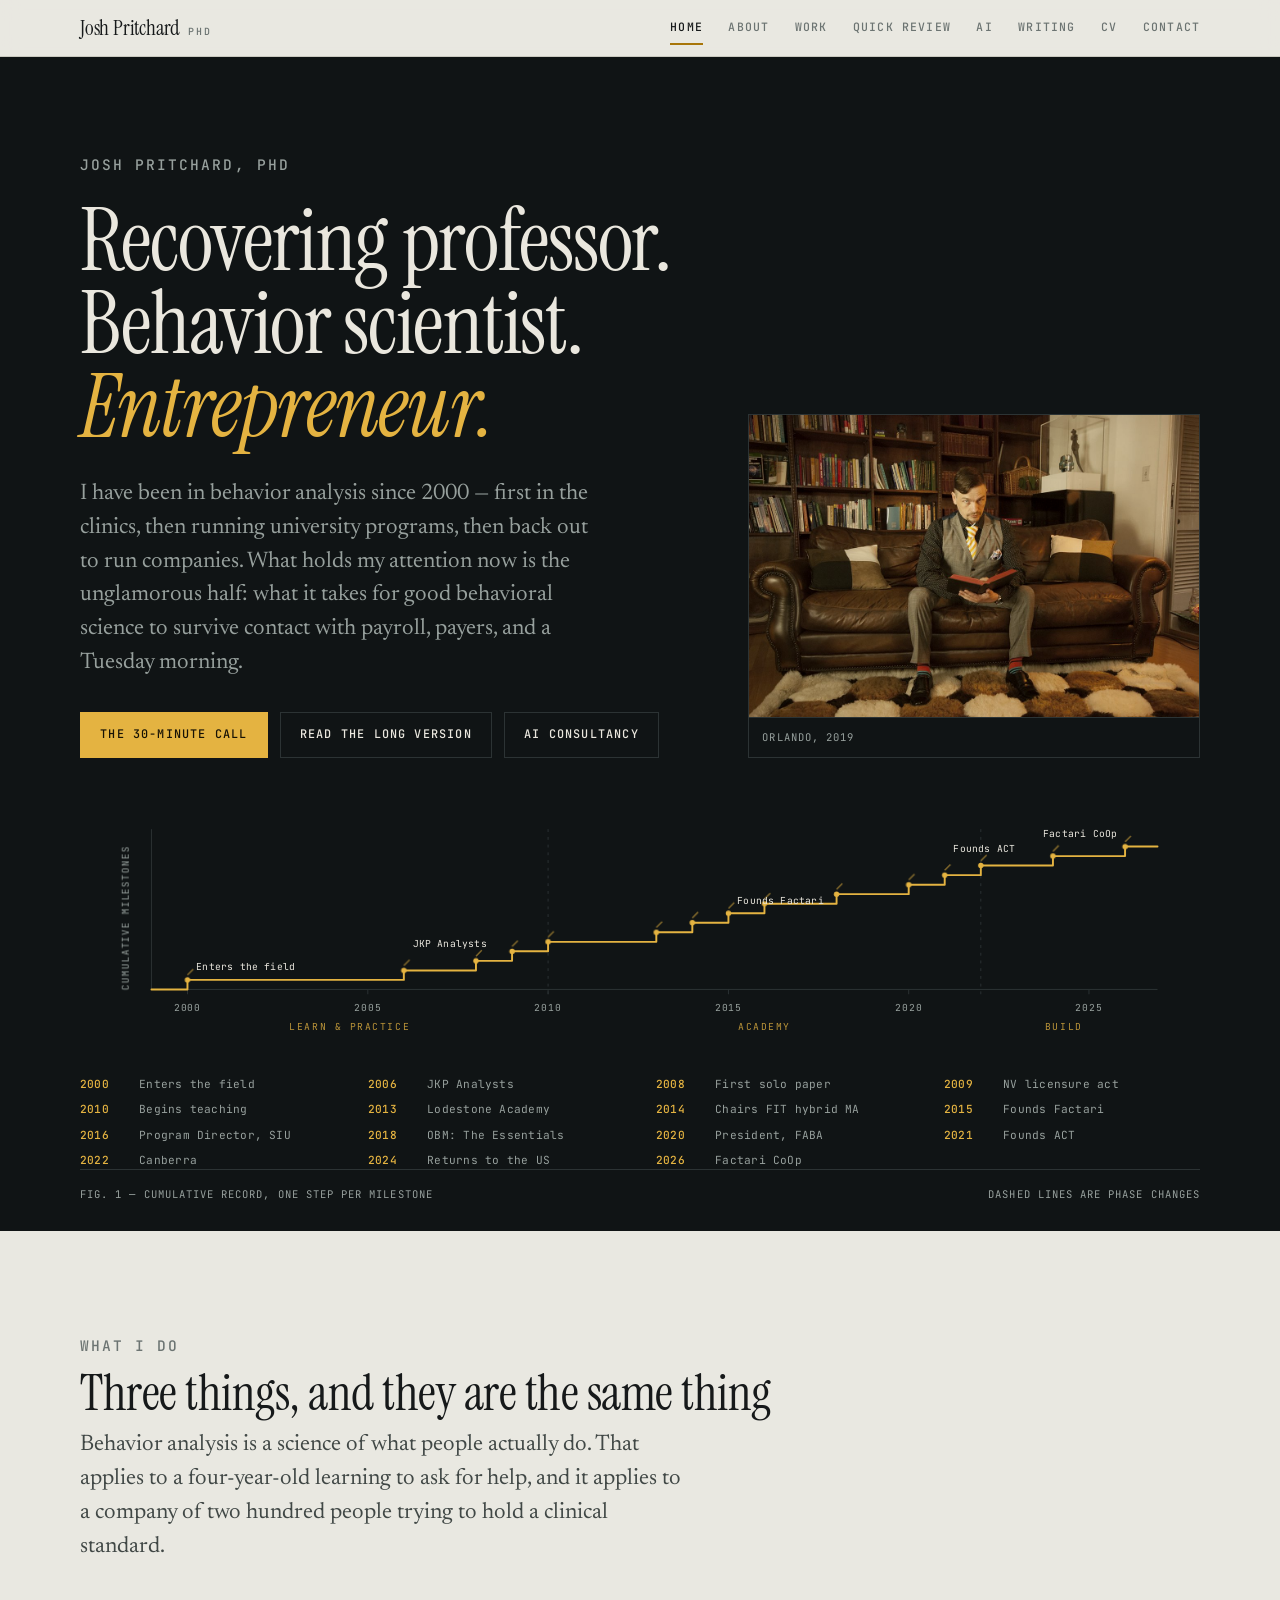
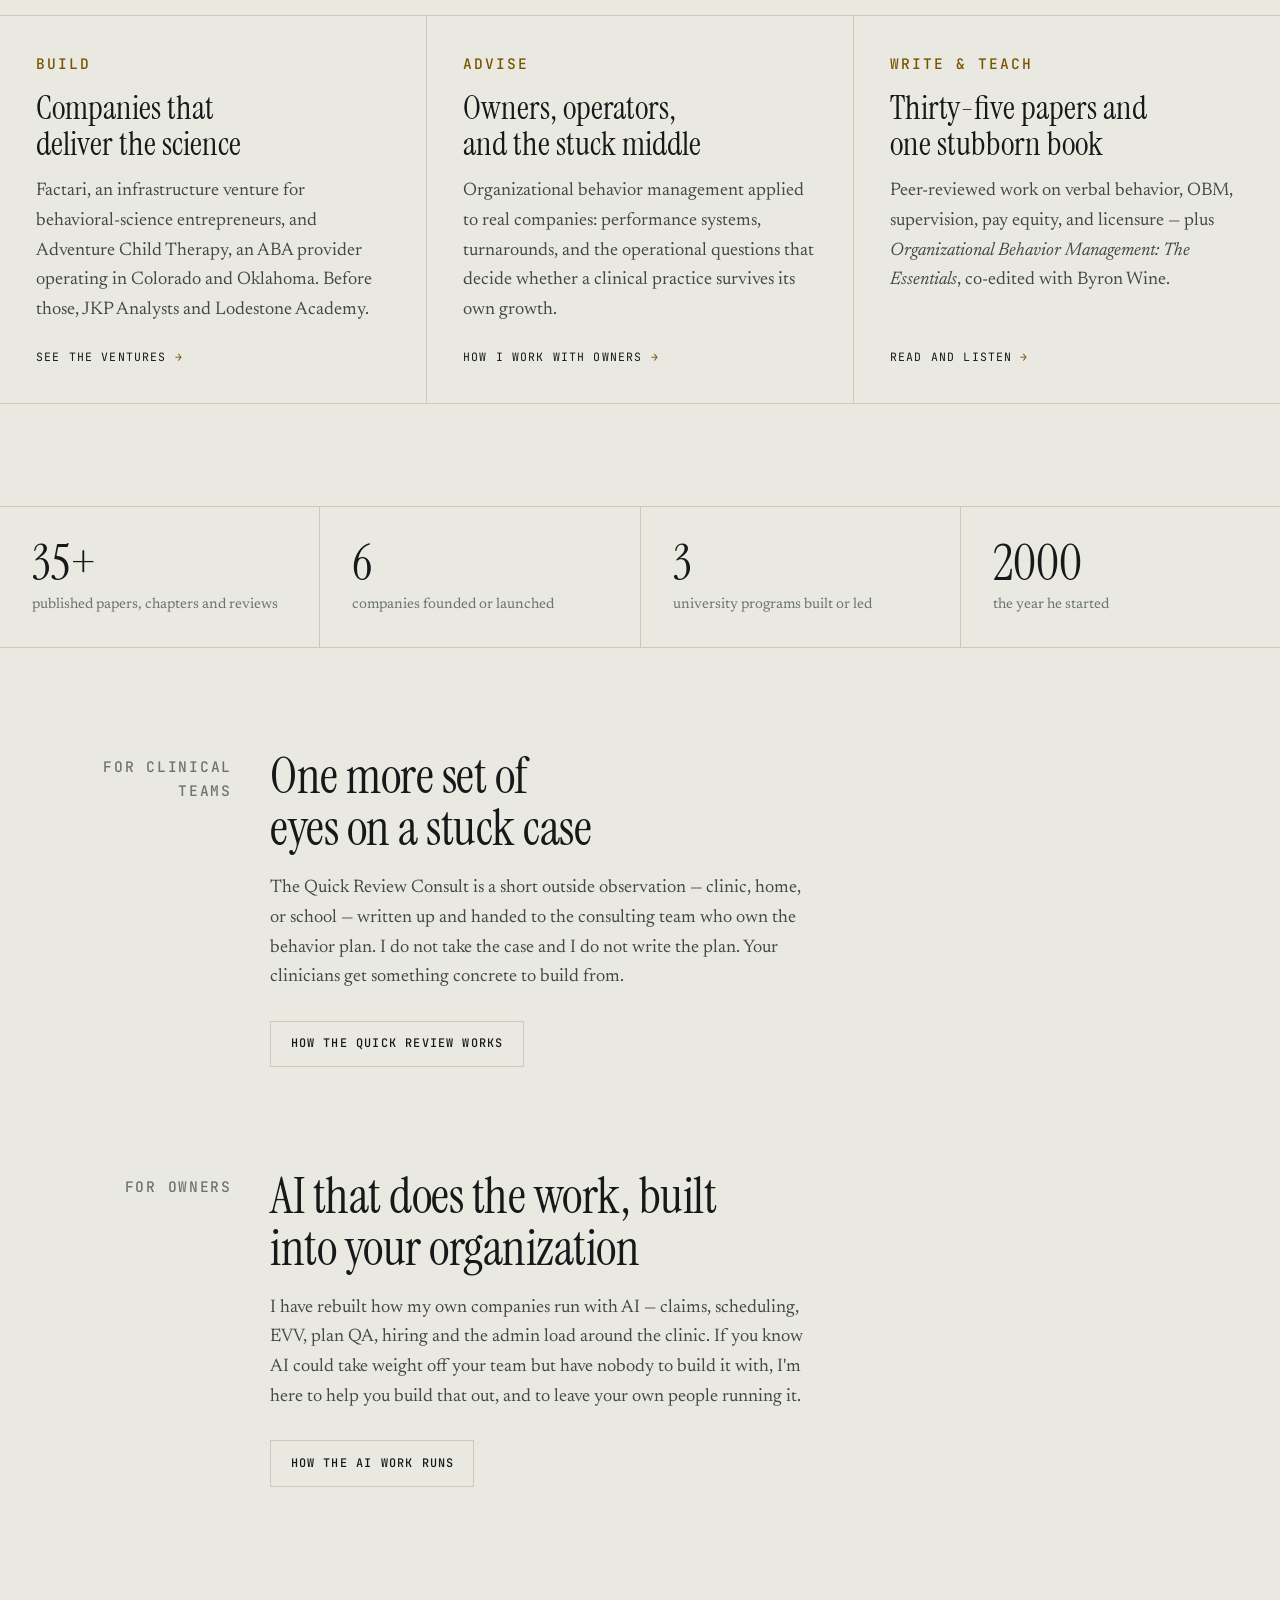
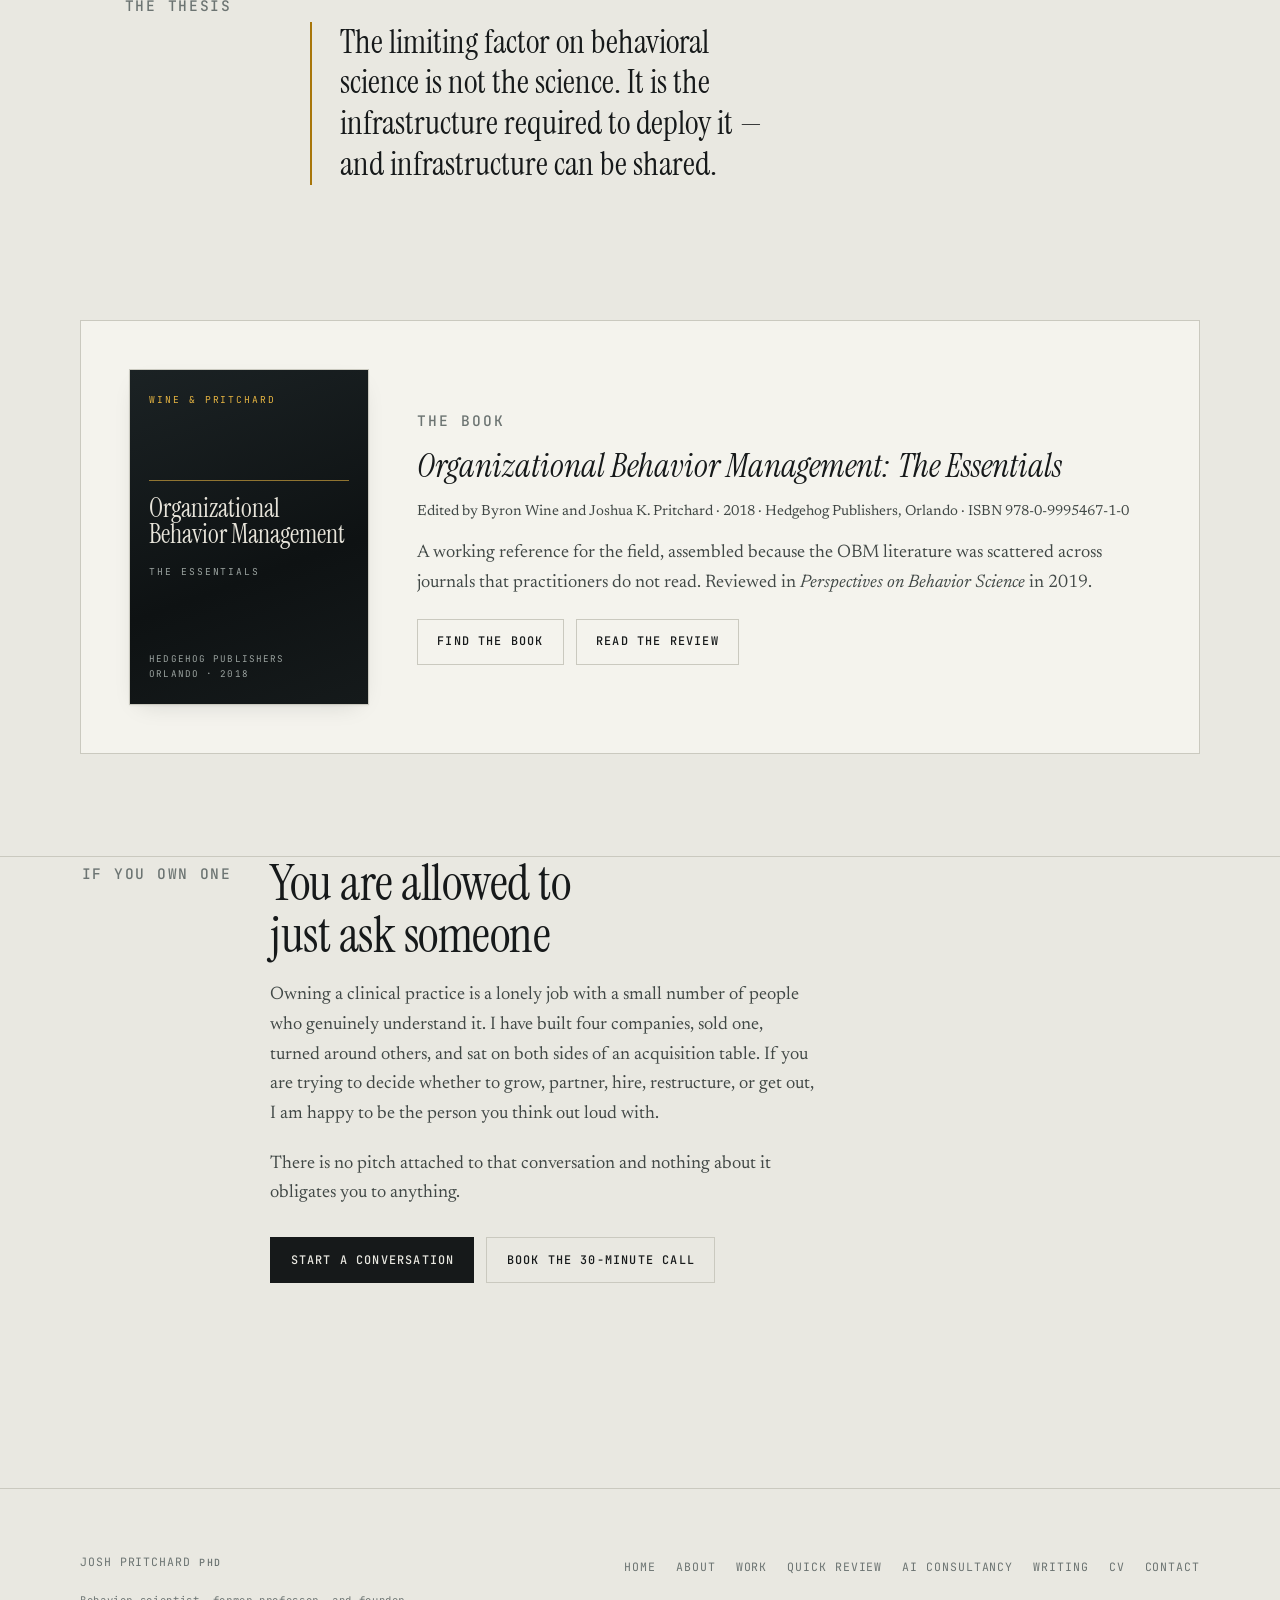
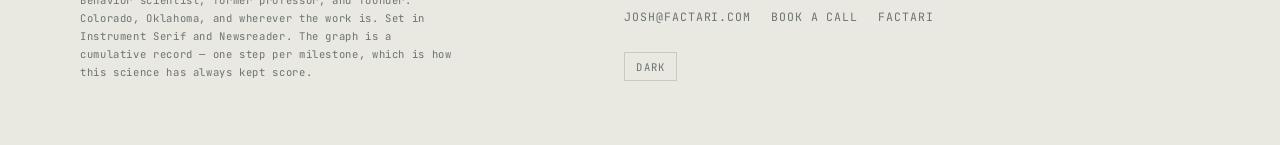
<file: index.html>
<!doctype html>
<html lang="en">
<head>
<meta charset="utf-8" />
<meta name="viewport" content="width=device-width, initial-scale=1" />
<title>Josh Pritchard, PhD — behavior scientist, founder, recovering professor</title>
<meta name="description" content="Josh Pritchard, PhD — behavior scientist, former professor, and founder. Twenty-five years in behavior analysis: university programs, clinics, companies, and the infrastructure that makes good behavioral science survive contact with payroll." />
<link rel="canonical" href="https://joshpritchard.com/" />
<meta name="author" content="Josh Pritchard" />
<meta property="og:type" content="profile" />
<meta property="og:site_name" content="Josh Pritchard" />
<meta property="og:title" content="Josh Pritchard, PhD — behavior scientist, founder, recovering professor" />
<meta property="og:description" content="Josh Pritchard, PhD — behavior scientist, former professor, and founder. Twenty-five years in behavior analysis: university programs, clinics, companies, and the infrastructure that makes good behavioral science survive contact with payroll." />
<meta property="og:url" content="https://joshpritchard.com/" />
<meta property="og:image" content="https://joshpritchard.com/og.jpg" />
<meta property="og:image:width" content="1200" />
<meta property="og:image:height" content="630" />
<meta name="twitter:card" content="summary_large_image" />
<meta name="twitter:title" content="Josh Pritchard, PhD — behavior scientist, founder, recovering professor" />
<meta name="twitter:description" content="Josh Pritchard, PhD — behavior scientist, former professor, and founder. Twenty-five years in behavior analysis: university programs, clinics, companies, and the infrastructure that makes good behavioral science survive contact with payroll." />
<meta name="twitter:image" content="https://joshpritchard.com/og.jpg" />
<meta name="theme-color" content="#101415" />
<link rel="icon" href="/favicon.svg" type="image/svg+xml" />
<link rel="apple-touch-icon" href="/icon-180.png" />
<link rel="preconnect" href="https://fonts.googleapis.com" />
<link rel="preconnect" href="https://fonts.gstatic.com" crossorigin />
<link rel="stylesheet" href="https://fonts.googleapis.com/css2?family=Instrument+Serif:ital@0;1&family=JetBrains+Mono:wght@400;500&family=Newsreader:ital,opsz,wght@0,6..72,300..600;1,6..72,300..500&display=swap" />
<link rel="stylesheet" href="/site.css" />
<script>(function(){try{var t=localStorage.getItem("jp-theme");if(t==="dark"||t==="light")document.documentElement.setAttribute("data-theme",t);}catch(e){}})();</script>
<script type="application/ld+json">{"@context": "https://schema.org", "@type": "Person", "name": "Josh Pritchard", "alternateName": ["Joshua K. Pritchard", "Josh K. Pritchard"], "honorificSuffix": "PhD", "url": "https://joshpritchard.com", "image": "https://joshpritchard.com/portrait.jpg", "email": "mailto:josh@factari.com", "jobTitle": "Founder; behavior scientist", "description": "Josh Pritchard, PhD \u2014 behavior scientist, former professor, and founder. Twenty-five years in behavior analysis: university programs, clinics, companies, and the infrastructure that makes good behavioral science survive contact with payroll.", "knowsAbout": ["Applied behavior analysis", "Organizational behavior management", "Autism services", "Clinical operations", "Supervision and training systems"], "alumniOf": [{"@type": "CollegeOrUniversity", "name": "University of Nevada, Reno"}, {"@type": "CollegeOrUniversity", "name": "Florida Institute of Technology"}], "worksFor": [{"@type": "Organization", "name": "Factari", "url": "https://factari.com/"}, {"@type": "Organization", "name": "Adventure Child Therapy", "url": "https://actaba.com/"}], "sameAs": ["https://factari.com/", "https://actaba.com/", "https://www.researchgate.net/profile/Josh-Pritchard-2", "https://fit.academia.edu/JoshPritchard", "https://orcid.org/0000-0002-7091-4188"]}</script>
</head>
<body>
<a class="skip" href="#main">Skip to content</a>
<header class="masthead">
  <div class="wrap masthead__inner">
    <a class="wordmark" href="/">Josh Pritchard <span>PhD</span></a>
    <nav aria-label="Primary">
      <ul class="nav">
        <li><a href="/" aria-current="page">Home</a></li>
        <li><a href="/about.html">About</a></li>
        <li><a href="/work.html">Work</a></li>
        <li><a href="/quick-review.html">Quick Review</a></li>
        <li><a href="/ai-consultancy.html">AI</a></li>
        <li><a href="/writing.html">Writing</a></li>
        <li><a href="/cv.html">CV</a></li>
        <li><a href="/contact.html">Contact</a></li>
      </ul>
    </nav>
  </div>
</header>
<main id="main">
<section class="hero">
  <div class="wrap hero__grid">
    <div>
      <span class="label hero__eyebrow">Josh Pritchard, PhD</span>
      <h1 class="h-display">Recovering professor.<br />Behavior scientist.<br /><em>Entrepreneur.</em></h1>
      <p class="hero__deck">I have been in behavior analysis since 2000 — first in the clinics, then running university programs, then back out to run companies. What holds my attention now is the unglamorous half: what it takes for good behavioral science to survive contact with payroll, payers, and a Tuesday morning.</p>
      <div class="hero__actions">
        <a class="btn btn--onhero btn--solid" href="/work.html#advising">The 30-minute call</a>
        <a class="btn btn--onhero" href="/about.html">Read the long version</a>
        <a class="btn btn--onhero" href="/ai-consultancy.html">AI Consultancy</a>
      </div>
    </div>
    <figure class="hero__portrait" style="margin:0">
      <img src="/hero.jpg" width="1280" height="857" alt="Josh Pritchard seated on a leather couch in front of a wall of bookshelves, reading." />
      <figcaption>Orlando, 2019</figcaption>
    </figure>
  </div>
  <div class="wrap">
<div class="record" data-record>
  <div class="record__scroll">
    <div class="record__inner">
      <svg viewBox="0 0 1160 250" role="img" aria-labelledby="rec-home-t rec-home-d" preserveAspectRatio="xMidYMid meet">
        <title id="rec-home-t">Cumulative record of Josh Pritchard's career, 2000 to 2026</title>
        <desc id="rec-home-d">A stepped rising line with one step per dated milestone, listed in full beneath the figure. Dashed vertical lines mark three phases: learn and practice, academy, and build.</desc>
        <line class="rec-axis" x1="74.0" y1="190.0" x2="1116.0" y2="190.0" />
        <line class="rec-axis" x1="74.0" y1="24.0" x2="74.0" y2="190.0" />
        <text class="rec-text rec-text--phase" x="279.4" y="232.0" text-anchor="middle">LEARN & PRACTICE</text>
        <line class="rec-phase" x1="484.8" y1="24.0" x2="484.8" y2="196.0" />
        <text class="rec-text rec-text--phase" x="708.9" y="232.0" text-anchor="middle">ACADEMY</text>
        <line class="rec-phase" x1="933.0" y1="24.0" x2="933.0" y2="196.0" />
        <text class="rec-text rec-text--phase" x="1018.9" y="232.0" text-anchor="middle">BUILD</text>
        <line class="rec-axis" x1="111.3" y1="190.0" x2="111.3" y2="195.0" />
        <text class="rec-text" x="111.3" y="212.0" text-anchor="middle">2000</text>
        <line class="rec-axis" x1="298.1" y1="190.0" x2="298.1" y2="195.0" />
        <text class="rec-text" x="298.1" y="212.0" text-anchor="middle">2005</text>
        <line class="rec-axis" x1="484.8" y1="190.0" x2="484.8" y2="195.0" />
        <text class="rec-text" x="484.8" y="212.0" text-anchor="middle">2010</text>
        <line class="rec-axis" x1="671.6" y1="190.0" x2="671.6" y2="195.0" />
        <text class="rec-text" x="671.6" y="212.0" text-anchor="middle">2015</text>
        <line class="rec-axis" x1="858.3" y1="190.0" x2="858.3" y2="195.0" />
        <text class="rec-text" x="858.3" y="212.0" text-anchor="middle">2020</text>
        <line class="rec-axis" x1="1045.0" y1="190.0" x2="1045.0" y2="195.0" />
        <text class="rec-text" x="1045.0" y="212.0" text-anchor="middle">2025</text>
        <path class="rec-line rec-line--anim" d="M 74.0 190.0 L 111.3 190.0 L 111.3 180.1 L 335.4 180.1 L 335.4 170.3 L 410.1 170.3 L 410.1 160.4 L 447.5 160.4 L 447.5 150.5 L 484.8 150.5 L 484.8 140.7 L 596.9 140.7 L 596.9 130.8 L 634.2 130.8 L 634.2 120.9 L 671.6 120.9 L 671.6 111.1 L 708.9 111.1 L 708.9 101.2 L 783.6 101.2 L 783.6 91.3 L 858.3 91.3 L 858.3 81.5 L 895.6 81.5 L 895.6 71.6 L 933.0 71.6 L 933.0 61.7 L 1007.7 61.7 L 1007.7 51.9 L 1082.4 51.9 L 1082.4 42.0 L 1116.0 42.0" />
        <circle class="rec-dot" cx="111.3" cy="180.1" r="2.8" style="--d:220ms"><title>2000 — Enters the field</title></circle>
        <line class="rec-tick" x1="111.3" y1="175.1" x2="117.3" y2="169.1" style="--d:280ms" />
        <circle class="rec-dot" cx="335.4" cy="170.3" r="2.8" style="--d:330ms"><title>2006 — JKP Analysts</title></circle>
        <line class="rec-tick" x1="335.4" y1="165.3" x2="341.4" y2="159.3" style="--d:390ms" />
        <circle class="rec-dot" cx="410.1" cy="160.4" r="2.8" style="--d:440ms"><title>2008 — First solo paper</title></circle>
        <line class="rec-tick" x1="410.1" y1="155.4" x2="416.1" y2="149.4" style="--d:500ms" />
        <circle class="rec-dot" cx="447.5" cy="150.5" r="2.8" style="--d:550ms"><title>2009 — NV licensure act</title></circle>
        <line class="rec-tick" x1="447.5" y1="145.5" x2="453.5" y2="139.5" style="--d:610ms" />
        <circle class="rec-dot" cx="484.8" cy="140.7" r="2.8" style="--d:660ms"><title>2010 — Begins teaching</title></circle>
        <line class="rec-tick" x1="484.8" y1="135.7" x2="490.8" y2="129.7" style="--d:720ms" />
        <circle class="rec-dot" cx="596.9" cy="130.8" r="2.8" style="--d:770ms"><title>2013 — Lodestone Academy</title></circle>
        <line class="rec-tick" x1="596.9" y1="125.8" x2="602.9" y2="119.8" style="--d:830ms" />
        <circle class="rec-dot" cx="634.2" cy="120.9" r="2.8" style="--d:880ms"><title>2014 — Chairs FIT hybrid MA</title></circle>
        <line class="rec-tick" x1="634.2" y1="115.9" x2="640.2" y2="109.9" style="--d:940ms" />
        <circle class="rec-dot" cx="671.6" cy="111.1" r="2.8" style="--d:990ms"><title>2015 — Founds Factari</title></circle>
        <line class="rec-tick" x1="671.6" y1="106.1" x2="677.6" y2="100.1" style="--d:1050ms" />
        <circle class="rec-dot" cx="708.9" cy="101.2" r="2.8" style="--d:1100ms"><title>2016 — Program Director, SIU</title></circle>
        <line class="rec-tick" x1="708.9" y1="96.2" x2="714.9" y2="90.2" style="--d:1160ms" />
        <circle class="rec-dot" cx="783.6" cy="91.3" r="2.8" style="--d:1210ms"><title>2018 — OBM: The Essentials</title></circle>
        <line class="rec-tick" x1="783.6" y1="86.3" x2="789.6" y2="80.3" style="--d:1270ms" />
        <circle class="rec-dot" cx="858.3" cy="81.5" r="2.8" style="--d:1320ms"><title>2020 — President, FABA</title></circle>
        <line class="rec-tick" x1="858.3" y1="76.5" x2="864.3" y2="70.5" style="--d:1380ms" />
        <circle class="rec-dot" cx="895.6" cy="71.6" r="2.8" style="--d:1430ms"><title>2021 — Founds ACT</title></circle>
        <line class="rec-tick" x1="895.6" y1="66.6" x2="901.6" y2="60.6" style="--d:1490ms" />
        <circle class="rec-dot" cx="933.0" cy="61.7" r="2.8" style="--d:1540ms"><title>2022 — Canberra</title></circle>
        <line class="rec-tick" x1="933.0" y1="56.7" x2="939.0" y2="50.7" style="--d:1600ms" />
        <circle class="rec-dot" cx="1007.7" cy="51.9" r="2.8" style="--d:1650ms"><title>2024 — Returns to the US</title></circle>
        <line class="rec-tick" x1="1007.7" y1="46.9" x2="1013.7" y2="40.9" style="--d:1710ms" />
        <circle class="rec-dot" cx="1082.4" cy="42.0" r="2.8" style="--d:1760ms"><title>2026 — Factari CoOp</title></circle>
        <line class="rec-tick" x1="1082.4" y1="37.0" x2="1088.4" y2="31.0" style="--d:1820ms" />
        <text class="rec-text rec-text--event" x="120.3" y="170.1" text-anchor="start" style="--d:360ms">Enters the field</text>
        <text class="rec-text rec-text--event" x="344.4" y="146.3" text-anchor="start" style="--d:470ms">JKP Analysts</text>
        <text class="rec-text rec-text--event" x="680.6" y="101.1" text-anchor="start" style="--d:1130ms">Founds Factari</text>
        <text class="rec-text rec-text--event" x="904.6" y="47.6" text-anchor="start" style="--d:1570ms">Founds ACT</text>
        <text class="rec-text rec-text--event" x="1074.4" y="32.0" text-anchor="end" style="--d:1900ms">Factari CoOp</text>
        <text class="rec-text" x="50.0" y="116.0" text-anchor="middle" transform="rotate(-90 50.0 116.0)">CUMULATIVE MILESTONES</text>
      </svg>
    </div>
  </div>
</div>
<ol class="record-key">
        <li><b>2000</b><span>Enters the field</span></li>
        <li><b>2006</b><span>JKP Analysts</span></li>
        <li><b>2008</b><span>First solo paper</span></li>
        <li><b>2009</b><span>NV licensure act</span></li>
        <li><b>2010</b><span>Begins teaching</span></li>
        <li><b>2013</b><span>Lodestone Academy</span></li>
        <li><b>2014</b><span>Chairs FIT hybrid MA</span></li>
        <li><b>2015</b><span>Founds Factari</span></li>
        <li><b>2016</b><span>Program Director, SIU</span></li>
        <li><b>2018</b><span>OBM: The Essentials</span></li>
        <li><b>2020</b><span>President, FABA</span></li>
        <li><b>2021</b><span>Founds ACT</span></li>
        <li><b>2022</b><span>Canberra</span></li>
        <li><b>2024</b><span>Returns to the US</span></li>
        <li><b>2026</b><span>Factari CoOp</span></li>
</ol>

<div class="record__caption"><span>Fig. 1 — cumulative record, one step per milestone</span><span>Dashed lines are phase changes</span></div>
  </div>
</section>
<section class="band"><div class="wrap">
  <div class="section-head rev"><span class="label">What I do</span><h2 class="h-section">Three things, and they are the same thing</h2><p class="lede">Behavior analysis is a science of what people actually do. That applies to a four-year-old learning to ask for help, and it applies to a company of two hundred people trying to hold a clinical standard.</p></div>
</div>
<div class="cards cards--3">
  <article class="card rev">
    <span class="label">Build</span>
    <h3 class="h-item">Companies that deliver the science</h3>
    <p>Factari, an infrastructure venture for behavioral-science entrepreneurs, and Adventure Child Therapy, an ABA provider operating in Colorado and Oklahoma. Before those, JKP Analysts and Lodestone Academy.</p>
    <a class="card__cta" href="/work.html">See the ventures</a>
  </article>
  <article class="card rev">
    <span class="label">Advise</span>
    <h3 class="h-item">Owners, operators, and the stuck middle</h3>
    <p>Organizational behavior management applied to real companies: performance systems, turnarounds, and the operational questions that decide whether a clinical practice survives its own growth.</p>
    <a class="card__cta" href="/work.html#advising">How I work with owners</a>
  </article>
  <article class="card rev">
    <span class="label">Write & teach</span>
    <h3 class="h-item">Thirty-five papers and one stubborn book</h3>
    <p>Peer-reviewed work on verbal behavior, OBM, supervision, pay equity, and licensure — plus <em>Organizational Behavior Management: The Essentials</em>, co-edited with Byron Wine.</p>
    <a class="card__cta" href="/writing.html">Read and listen</a>
  </article>
</div></section>
<section class="band"><div class="figures">
  <div class="figure rev"><b>35+</b><span>published papers, chapters and reviews</span></div>
  <div class="figure rev"><b>6</b><span>companies founded or launched</span></div>
  <div class="figure rev"><b>3</b><span>university programs built or led</span></div>
  <div class="figure rev"><b>2000</b><span>the year he started</span></div>
</div></section>
<section class="band"><div class="wrap"><div class="railed">
  <div class="rail rev">For clinical teams</div>
  <div class="flow rev">
    <h2 class="h-section">One more set of eyes on a stuck case</h2>
    <p>The Quick Review Consult is a short outside observation — clinic, home, or school — written up and handed to the consulting team who own the behavior plan. I do not take the case and I do not write the plan. Your clinicians get something concrete to build from.</p>
    <div class="hero__actions" style="margin-top:.5rem"><a class="btn" href="/quick-review.html">How the Quick Review works</a></div>
  </div>
</div></div></section>
<section class="band"><div class="wrap"><div class="railed">
  <div class="rail rev">For owners</div>
  <div class="flow rev">
    <h2 class="h-section">AI that does the work, built into your organization</h2>
    <p>I have rebuilt how my own companies run with AI — claims, scheduling, EVV, plan QA, hiring and the admin load around the clinic. If you know AI could take weight off your team but have nobody to build it with, I'm here to help you build that out, and to leave your own people running it.</p>
    <div class="hero__actions" style="margin-top:.5rem"><a class="btn" href="/ai-consultancy.html">How the AI work runs</a></div>
  </div>
</div></div></section>
<section class="band"><div class="wrap"><div class="railed">
  <div class="rail rev">The thesis</div>
  <blockquote class="pull rev">The limiting factor on behavioral science is not the science. It is the infrastructure required to deploy it — and infrastructure can be shared.</blockquote>
</div></div></section>
<section class="band"><div class="wrap">
<div class="book rev">
  <div class="book__cover" aria-hidden="true">
    <div class="bc-top">Wine &amp; Pritchard</div>
    <div style="display:flex;flex-direction:column;gap:.9rem">
      <div class="bc-rule"></div>
      <div class="bc-title">Organizational Behavior Management</div>
      <div class="bc-top" style="color:#9AA29F">The Essentials</div>
    </div>
    <div class="bc-ed">Hedgehog Publishers<br />Orlando · 2018</div>
  </div>
  <div class="book__body">
    <span class="label">The book</span>
    <h2 class="h-item"><em>Organizational Behavior Management: The Essentials</em></h2>
    <p class="cite">Edited by Byron Wine and Joshua K. Pritchard · 2018 · Hedgehog Publishers, Orlando · ISBN 978-0-9995467-1-0</p>
    <p>A working reference for the field, assembled because the OBM literature was scattered across journals that practitioners do not read. Reviewed in <em>Perspectives on Behavior Science</em> in 2019.</p>
    <div class="hero__actions" style="margin-top:.25rem">
      <a class="btn" href="https://books.google.com/books/about/Organizational_Behavior_Management.html?id=zxJFygEACAAJ" rel="noopener">Find the book</a>
      <a class="btn" href="https://link.springer.com/article/10.1007/s40614-019-00236-9" rel="noopener">Read the review</a>
    </div>
  </div>
</div>
</div></section>
<section class="band band--rule"><div class="wrap"><div class="railed">
  <div class="rail rev">If you own one</div>
  <div class="flow rev">
    <h2 class="h-section">You are allowed to just ask someone</h2>
    <p>Owning a clinical practice is a lonely job with a small number of people who genuinely understand it. I have built four companies, sold one, turned around others, and sat on both sides of an acquisition table. If you are trying to decide whether to grow, partner, hire, restructure, or get out, I am happy to be the person you think out loud with.</p>
    <p>There is no pitch attached to that conversation and nothing about it obligates you to anything.</p>
    <div class="hero__actions" style="margin-top:.5rem"><a class="btn btn--solid" href="/contact.html">Start a conversation</a><a class="btn" href="https://factari.com/consult/" rel="noopener">Book the 30-minute call</a></div>
  </div>
</div></div></section>
</main>
<footer class="footer">
  <div class="wrap footer__grid">
    <div style="display:flex;flex-direction:column;gap:1.25rem;">
      <a class="wordmark" href="/">Josh Pritchard <span>PhD</span></a>
      <p class="footer__colophon">Behavior scientist, former professor, and founder. Colorado, Oklahoma, and wherever the work is. Set in Instrument Serif and Newsreader. The graph is a cumulative record — one step per milestone, which is how this science has always kept score.</p>
    </div>
    <div style="display:flex;flex-direction:column;gap:1.25rem;align-items:flex-start;">
      <ul class="footer__nav">
        <li><a href="/">Home</a></li>
        <li><a href="/about.html">About</a></li>
        <li><a href="/work.html">Work</a></li>
        <li><a href="/quick-review.html">Quick Review</a></li>
        <li><a href="/ai-consultancy.html">AI Consultancy</a></li>
        <li><a href="/writing.html">Writing</a></li>
        <li><a href="/cv.html">CV</a></li>
        <li><a href="/contact.html">Contact</a></li>
      </ul>
      <ul class="footer__nav">
        <li><a href="mailto:josh@factari.com">josh@factari.com</a></li>
        <li><a href="https://calendly.com/bxdoc" rel="noopener">Book a call</a></li>
        <li><a href="https://factari.com/" rel="noopener">Factari</a></li>
      </ul>
      <button class="theme-toggle" type="button" data-theme-toggle>Dark</button>
    </div>
  </div>
</footer>
<script src="/site.js" defer></script>
</body>
</html>
</file>
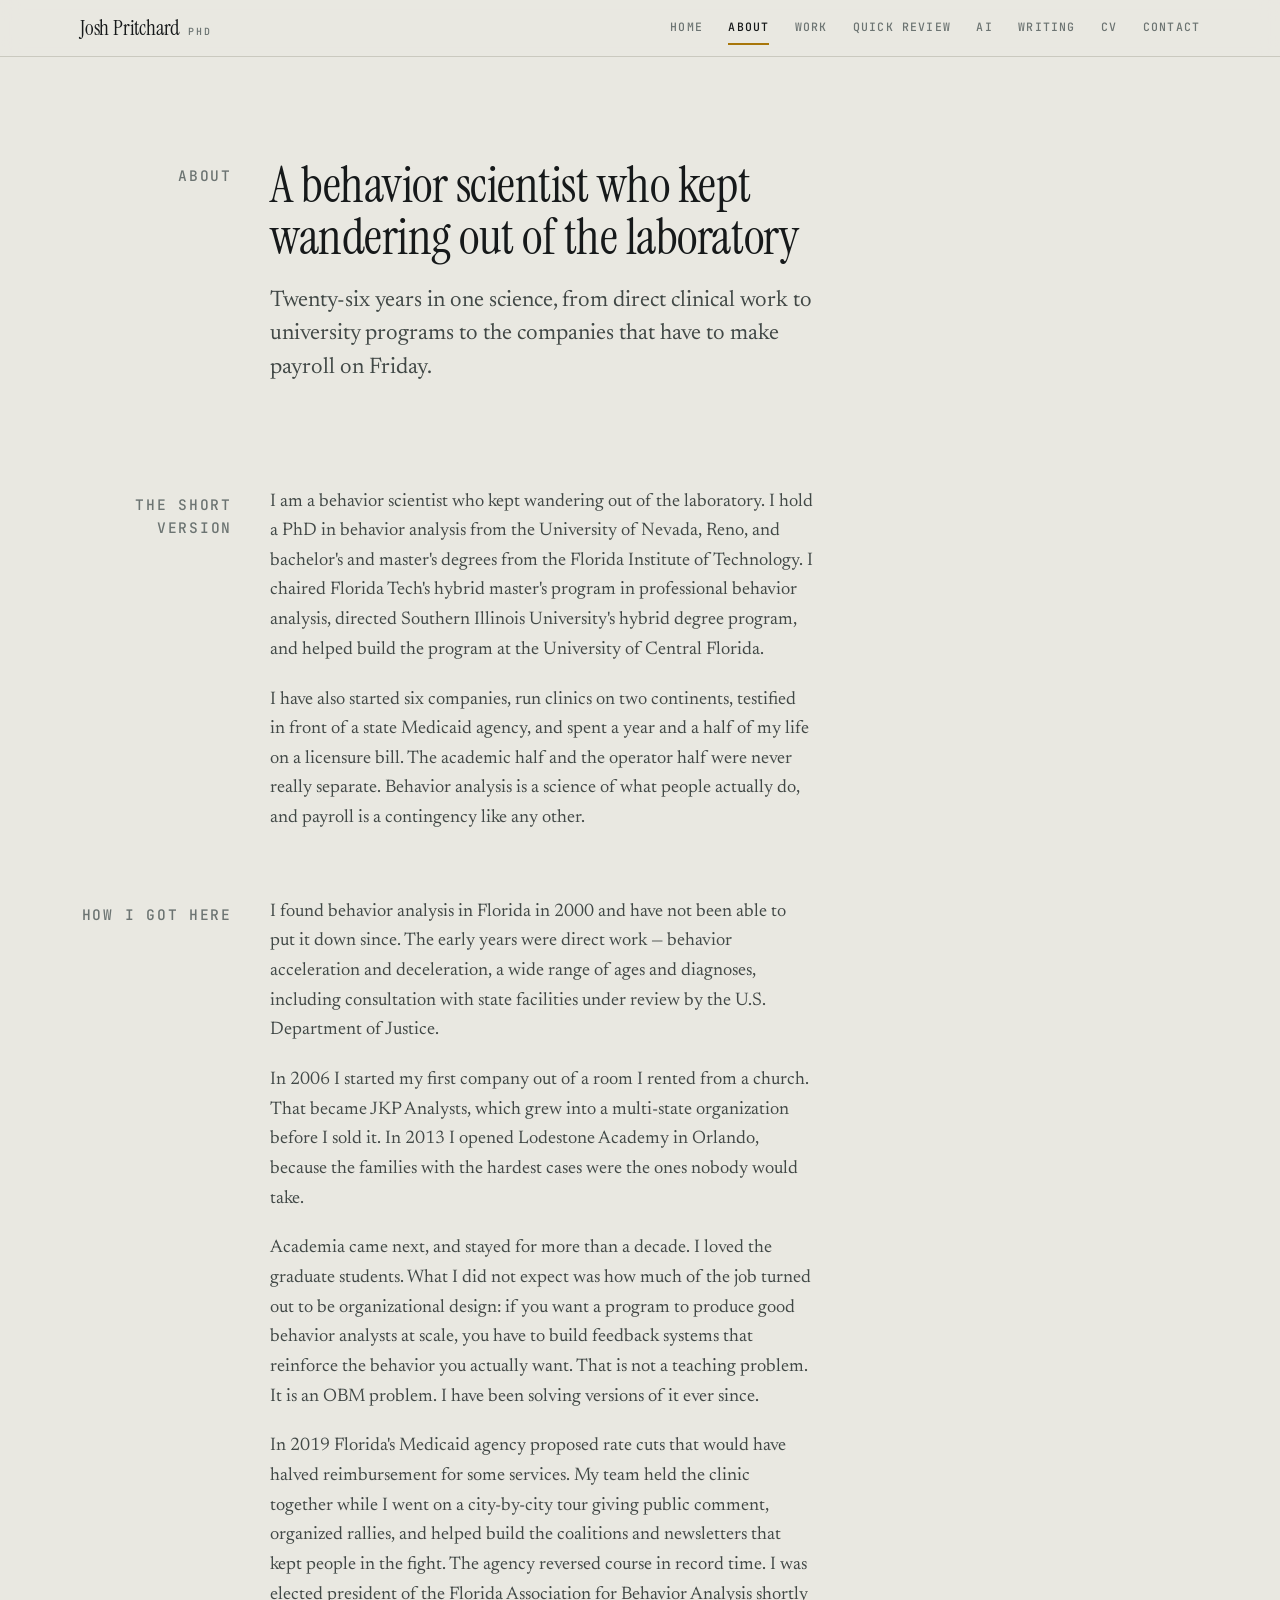
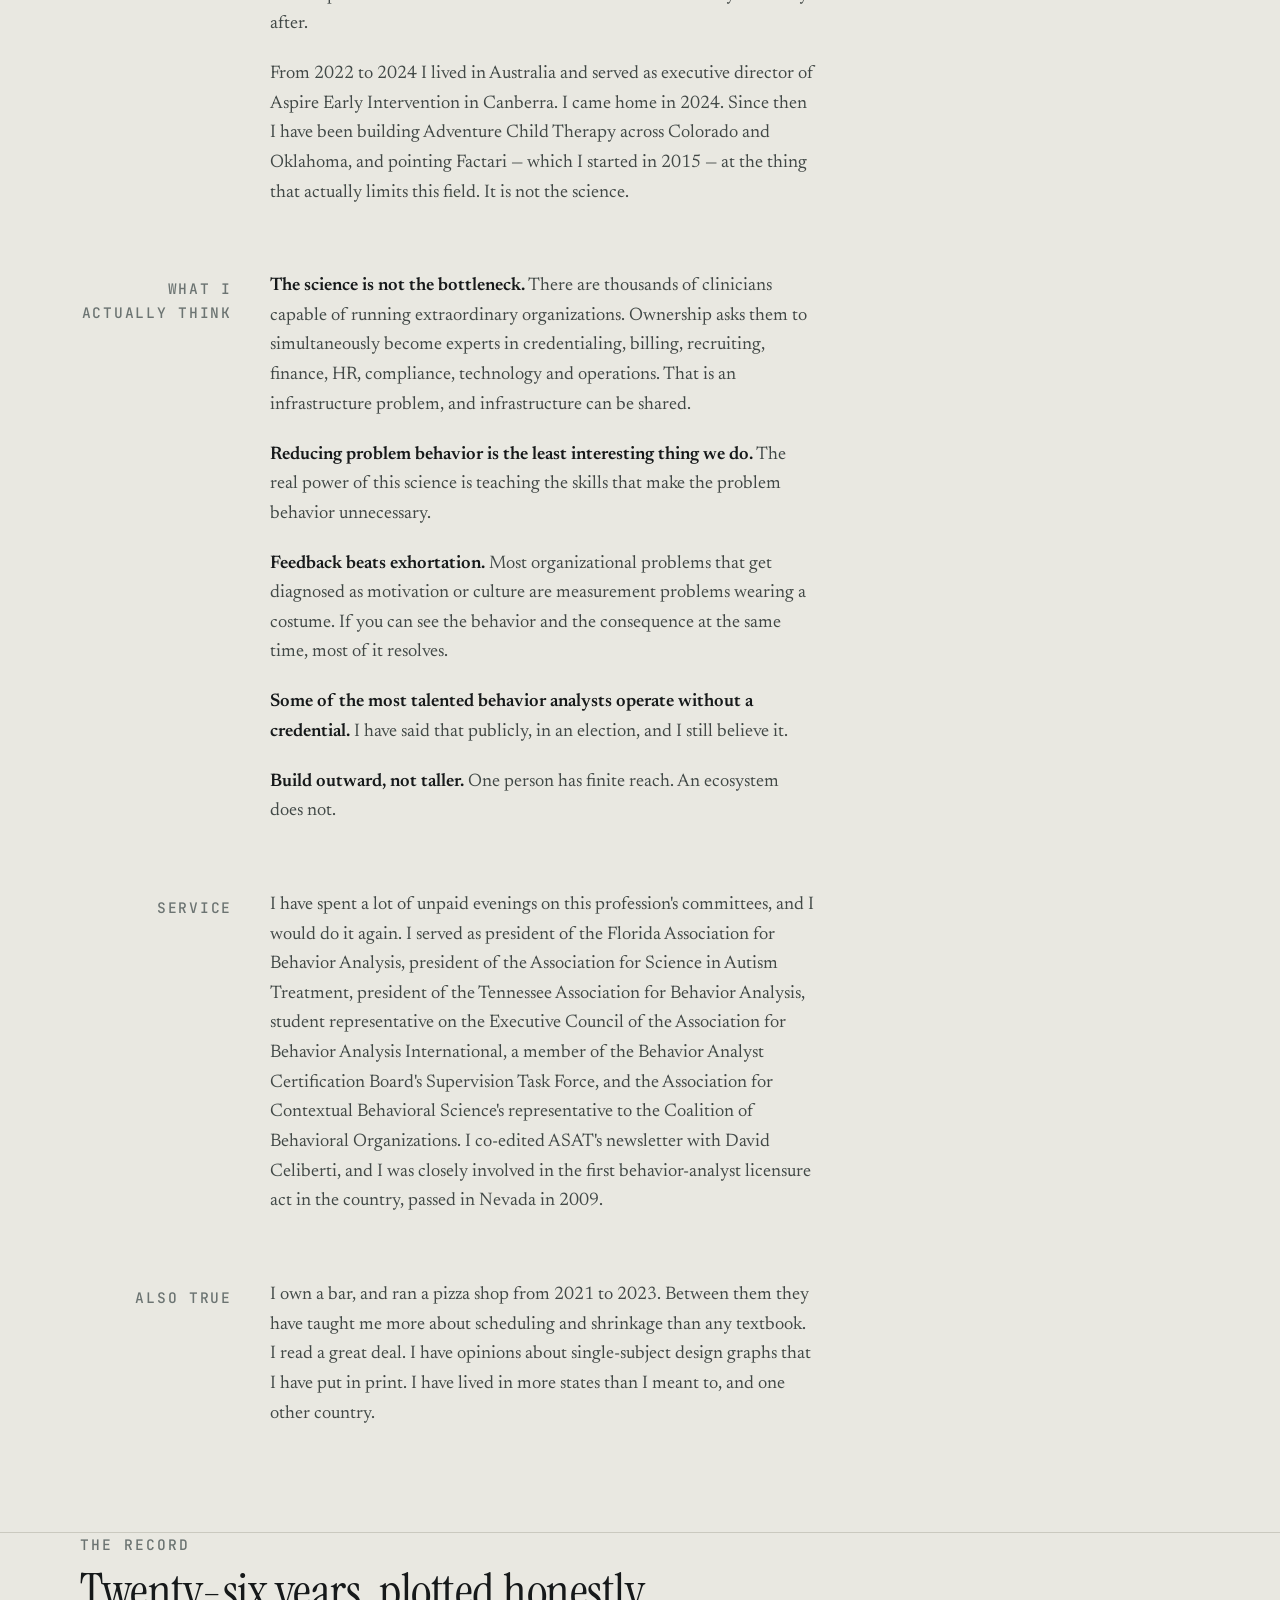
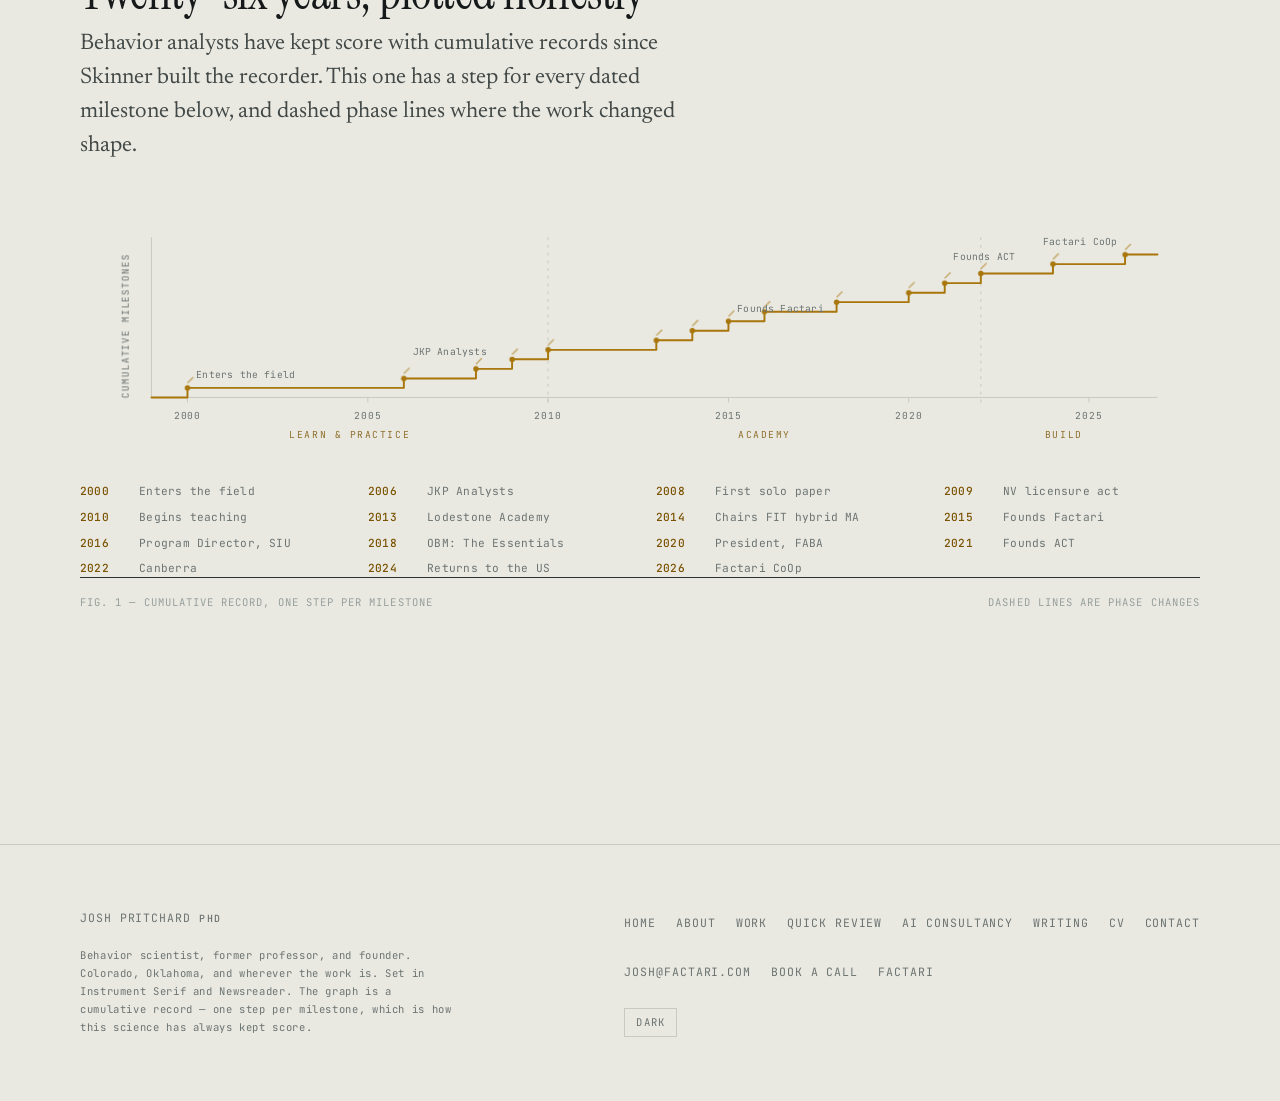
<file: about.html>
<!doctype html>
<html lang="en">
<head>
<meta charset="utf-8" />
<meta name="viewport" content="width=device-width, initial-scale=1" />
<title>About — Josh Pritchard, PhD</title>
<meta name="description" content="Twenty-six years in behavior analysis: direct clinical work, university programs at Florida Tech and Southern Illinois, four companies, and a state licensure fight." />
<link rel="canonical" href="https://joshpritchard.com/about.html" />
<meta name="author" content="Josh Pritchard" />
<meta property="og:type" content="article" />
<meta property="og:site_name" content="Josh Pritchard" />
<meta property="og:title" content="About — Josh Pritchard, PhD" />
<meta property="og:description" content="Twenty-six years in behavior analysis: direct clinical work, university programs at Florida Tech and Southern Illinois, four companies, and a state licensure fight." />
<meta property="og:url" content="https://joshpritchard.com/about.html" />
<meta property="og:image" content="https://joshpritchard.com/og.jpg" />
<meta property="og:image:width" content="1200" />
<meta property="og:image:height" content="630" />
<meta name="twitter:card" content="summary_large_image" />
<meta name="twitter:title" content="About — Josh Pritchard, PhD" />
<meta name="twitter:description" content="Twenty-six years in behavior analysis: direct clinical work, university programs at Florida Tech and Southern Illinois, four companies, and a state licensure fight." />
<meta name="twitter:image" content="https://joshpritchard.com/og.jpg" />
<meta name="theme-color" content="#101415" />
<link rel="icon" href="/favicon.svg" type="image/svg+xml" />
<link rel="apple-touch-icon" href="/icon-180.png" />
<link rel="preconnect" href="https://fonts.googleapis.com" />
<link rel="preconnect" href="https://fonts.gstatic.com" crossorigin />
<link rel="stylesheet" href="https://fonts.googleapis.com/css2?family=Instrument+Serif:ital@0;1&family=JetBrains+Mono:wght@400;500&family=Newsreader:ital,opsz,wght@0,6..72,300..600;1,6..72,300..500&display=swap" />
<link rel="stylesheet" href="/site.css" />
<script>(function(){try{var t=localStorage.getItem("jp-theme");if(t==="dark"||t==="light")document.documentElement.setAttribute("data-theme",t);}catch(e){}})();</script>

</head>
<body>
<a class="skip" href="#main">Skip to content</a>
<header class="masthead">
  <div class="wrap masthead__inner">
    <a class="wordmark" href="/">Josh Pritchard <span>PhD</span></a>
    <nav aria-label="Primary">
      <ul class="nav">
        <li><a href="/">Home</a></li>
        <li><a href="/about.html" aria-current="page">About</a></li>
        <li><a href="/work.html">Work</a></li>
        <li><a href="/quick-review.html">Quick Review</a></li>
        <li><a href="/ai-consultancy.html">AI</a></li>
        <li><a href="/writing.html">Writing</a></li>
        <li><a href="/cv.html">CV</a></li>
        <li><a href="/contact.html">Contact</a></li>
      </ul>
    </nav>
  </div>
</header>
<main id="main">
<section class="band">
  <div class="wrap">
    <div class="railed">
      <div class="rail rev">About</div>
      <div class="flow">
        <h1 class="h-section rev">A behavior scientist who kept wandering out of the laboratory</h1>
        <p class="lede rev">Twenty-six years in one science, from direct clinical work to university programs to the companies that have to make payroll on Friday.</p>
      </div>
    </div>
  </div>
</section>
<section class="band"><div class="wrap">
  <div class="railed">
    <div class="rail rev">The short version</div>
    <div class="flow rev">
<p>I am a behavior scientist who kept wandering out of the laboratory. I hold a PhD in
behavior analysis from the University of Nevada, Reno, and bachelor's and master's degrees
from the Florida Institute of Technology. I chaired Florida Tech's hybrid master's program
in professional behavior analysis, directed Southern Illinois University's hybrid degree
program, and helped build the program at the University of Central Florida.</p>

<p>I have also started six companies, run clinics on two continents, testified in front of
a state Medicaid agency, and spent a year and a half of my life on a licensure bill. The
academic half and the operator half were never really separate. Behavior analysis is a
science of what people actually do, and payroll is a contingency like any other.</p>
</div>
  </div>
  <div class="railed">
    <div class="rail rev">How I got here</div>
    <div class="flow rev">
<p>I found behavior analysis in Florida in 2000 and have not been able to put it down since.
The early years were direct work — behavior acceleration and deceleration, a wide range of
ages and diagnoses, including consultation with state facilities under review by the U.S.
Department of Justice.</p>

<p>In 2006 I started my first company out of a room I rented from a church. That became JKP
Analysts, which grew into a multi-state organization before I sold it. In 2013 I opened
Lodestone Academy in Orlando, because the families with the hardest cases were the ones
nobody would take.</p>

<p>Academia came next, and stayed for more than a decade. I loved the graduate students. What
I did not expect was how much of the job turned out to be organizational design: if you want
a program to produce good behavior analysts at scale, you have to build feedback systems that
reinforce the behavior you actually want. That is not a teaching problem. It is an OBM
problem. I have been solving versions of it ever since.</p>

<p>In 2019 Florida's Medicaid agency proposed rate cuts that would have halved reimbursement
for some services. My team held the clinic together while I went on a city-by-city tour giving
public comment, organized rallies, and helped build the coalitions and newsletters that kept
people in the fight. The agency reversed course in record time. I was elected president of the
Florida Association for Behavior Analysis shortly after.</p>

<p>From 2022 to 2024 I lived in Australia and served as executive director of Aspire Early
Intervention in Canberra. I came home in 2024. Since then I have been building Adventure Child
Therapy across Colorado and Oklahoma, and pointing Factari — which I started in 2015 — at the
thing that actually limits this field. It is not the science.</p>
</div>
  </div>
  <div class="railed">
    <div class="rail rev">What I actually think</div>
    <div class="flow rev">
<p><strong>The science is not the bottleneck.</strong> There are thousands of clinicians capable
of running extraordinary organizations. Ownership asks them to simultaneously become experts in
credentialing, billing, recruiting, finance, HR, compliance, technology and operations. That is
an infrastructure problem, and infrastructure can be shared.</p>

<p><strong>Reducing problem behavior is the least interesting thing we do.</strong> The real power
of this science is teaching the skills that make the problem behavior unnecessary.</p>

<p><strong>Feedback beats exhortation.</strong> Most organizational problems that get diagnosed as
motivation or culture are measurement problems wearing a costume. If you can see the behavior and
the consequence at the same time, most of it resolves.</p>

<p><strong>Some of the most talented behavior analysts operate without a credential.</strong> I have
said that publicly, in an election, and I still believe it.</p>

<p><strong>Build outward, not taller.</strong> One person has finite reach. An ecosystem does not.</p>
</div>
  </div>
  <div class="railed">
    <div class="rail rev">Service</div>
    <div class="flow rev">
<p>I have spent a lot of unpaid evenings on this profession's committees, and I would do it again.
I served as president of the Florida Association for Behavior Analysis, president of the
Association for Science in Autism Treatment, president of the Tennessee Association for Behavior
Analysis, student representative on the Executive Council of the Association for Behavior Analysis
International, a member of the Behavior Analyst Certification Board's Supervision Task Force, and
the Association for Contextual Behavioral Science's representative to the Coalition of Behavioral
Organizations. I co-edited ASAT's newsletter with David Celiberti, and I was closely involved in
the first behavior-analyst licensure act in the country, passed in Nevada in 2009.</p>
</div>
  </div>
  <div class="railed">
    <div class="rail rev">Also true</div>
    <div class="flow rev">
<p>I own a bar, and ran a pizza shop from 2021 to 2023. Between them they have taught me
more about scheduling and shrinkage than any textbook. I read a great deal. I have opinions about single-subject design graphs that I have
put in print. I have lived in more states than I meant to, and one other country.</p>
</div>
  </div>
</div></section>
<section class="band band--rule"><div class="wrap">
  <div class="section-head rev"><span class="label">The record</span><h2 class="h-section">Twenty-six years, plotted honestly</h2><p class="lede">Behavior analysts have kept score with cumulative records since Skinner built the recorder. This one has a step for every dated milestone below, and dashed phase lines where the work changed shape.</p></div>
<div class="record record--page" data-record>
  <div class="record__scroll">
    <div class="record__inner">
      <svg viewBox="0 0 1160 250" role="img" aria-labelledby="rec-about-t rec-about-d" preserveAspectRatio="xMidYMid meet">
        <title id="rec-about-t">Cumulative record of Josh Pritchard's career, 2000 to 2026</title>
        <desc id="rec-about-d">A stepped rising line with one step per dated milestone, listed in full beneath the figure. Dashed vertical lines mark three phases: learn and practice, academy, and build.</desc>
        <line class="rec-axis" x1="74.0" y1="190.0" x2="1116.0" y2="190.0" />
        <line class="rec-axis" x1="74.0" y1="24.0" x2="74.0" y2="190.0" />
        <text class="rec-text rec-text--phase" x="279.4" y="232.0" text-anchor="middle">LEARN & PRACTICE</text>
        <line class="rec-phase" x1="484.8" y1="24.0" x2="484.8" y2="196.0" />
        <text class="rec-text rec-text--phase" x="708.9" y="232.0" text-anchor="middle">ACADEMY</text>
        <line class="rec-phase" x1="933.0" y1="24.0" x2="933.0" y2="196.0" />
        <text class="rec-text rec-text--phase" x="1018.9" y="232.0" text-anchor="middle">BUILD</text>
        <line class="rec-axis" x1="111.3" y1="190.0" x2="111.3" y2="195.0" />
        <text class="rec-text" x="111.3" y="212.0" text-anchor="middle">2000</text>
        <line class="rec-axis" x1="298.1" y1="190.0" x2="298.1" y2="195.0" />
        <text class="rec-text" x="298.1" y="212.0" text-anchor="middle">2005</text>
        <line class="rec-axis" x1="484.8" y1="190.0" x2="484.8" y2="195.0" />
        <text class="rec-text" x="484.8" y="212.0" text-anchor="middle">2010</text>
        <line class="rec-axis" x1="671.6" y1="190.0" x2="671.6" y2="195.0" />
        <text class="rec-text" x="671.6" y="212.0" text-anchor="middle">2015</text>
        <line class="rec-axis" x1="858.3" y1="190.0" x2="858.3" y2="195.0" />
        <text class="rec-text" x="858.3" y="212.0" text-anchor="middle">2020</text>
        <line class="rec-axis" x1="1045.0" y1="190.0" x2="1045.0" y2="195.0" />
        <text class="rec-text" x="1045.0" y="212.0" text-anchor="middle">2025</text>
        <path class="rec-line rec-line--anim" d="M 74.0 190.0 L 111.3 190.0 L 111.3 180.1 L 335.4 180.1 L 335.4 170.3 L 410.1 170.3 L 410.1 160.4 L 447.5 160.4 L 447.5 150.5 L 484.8 150.5 L 484.8 140.7 L 596.9 140.7 L 596.9 130.8 L 634.2 130.8 L 634.2 120.9 L 671.6 120.9 L 671.6 111.1 L 708.9 111.1 L 708.9 101.2 L 783.6 101.2 L 783.6 91.3 L 858.3 91.3 L 858.3 81.5 L 895.6 81.5 L 895.6 71.6 L 933.0 71.6 L 933.0 61.7 L 1007.7 61.7 L 1007.7 51.9 L 1082.4 51.9 L 1082.4 42.0 L 1116.0 42.0" />
        <circle class="rec-dot" cx="111.3" cy="180.1" r="2.8" style="--d:220ms"><title>2000 — Enters the field</title></circle>
        <line class="rec-tick" x1="111.3" y1="175.1" x2="117.3" y2="169.1" style="--d:280ms" />
        <circle class="rec-dot" cx="335.4" cy="170.3" r="2.8" style="--d:330ms"><title>2006 — JKP Analysts</title></circle>
        <line class="rec-tick" x1="335.4" y1="165.3" x2="341.4" y2="159.3" style="--d:390ms" />
        <circle class="rec-dot" cx="410.1" cy="160.4" r="2.8" style="--d:440ms"><title>2008 — First solo paper</title></circle>
        <line class="rec-tick" x1="410.1" y1="155.4" x2="416.1" y2="149.4" style="--d:500ms" />
        <circle class="rec-dot" cx="447.5" cy="150.5" r="2.8" style="--d:550ms"><title>2009 — NV licensure act</title></circle>
        <line class="rec-tick" x1="447.5" y1="145.5" x2="453.5" y2="139.5" style="--d:610ms" />
        <circle class="rec-dot" cx="484.8" cy="140.7" r="2.8" style="--d:660ms"><title>2010 — Begins teaching</title></circle>
        <line class="rec-tick" x1="484.8" y1="135.7" x2="490.8" y2="129.7" style="--d:720ms" />
        <circle class="rec-dot" cx="596.9" cy="130.8" r="2.8" style="--d:770ms"><title>2013 — Lodestone Academy</title></circle>
        <line class="rec-tick" x1="596.9" y1="125.8" x2="602.9" y2="119.8" style="--d:830ms" />
        <circle class="rec-dot" cx="634.2" cy="120.9" r="2.8" style="--d:880ms"><title>2014 — Chairs FIT hybrid MA</title></circle>
        <line class="rec-tick" x1="634.2" y1="115.9" x2="640.2" y2="109.9" style="--d:940ms" />
        <circle class="rec-dot" cx="671.6" cy="111.1" r="2.8" style="--d:990ms"><title>2015 — Founds Factari</title></circle>
        <line class="rec-tick" x1="671.6" y1="106.1" x2="677.6" y2="100.1" style="--d:1050ms" />
        <circle class="rec-dot" cx="708.9" cy="101.2" r="2.8" style="--d:1100ms"><title>2016 — Program Director, SIU</title></circle>
        <line class="rec-tick" x1="708.9" y1="96.2" x2="714.9" y2="90.2" style="--d:1160ms" />
        <circle class="rec-dot" cx="783.6" cy="91.3" r="2.8" style="--d:1210ms"><title>2018 — OBM: The Essentials</title></circle>
        <line class="rec-tick" x1="783.6" y1="86.3" x2="789.6" y2="80.3" style="--d:1270ms" />
        <circle class="rec-dot" cx="858.3" cy="81.5" r="2.8" style="--d:1320ms"><title>2020 — President, FABA</title></circle>
        <line class="rec-tick" x1="858.3" y1="76.5" x2="864.3" y2="70.5" style="--d:1380ms" />
        <circle class="rec-dot" cx="895.6" cy="71.6" r="2.8" style="--d:1430ms"><title>2021 — Founds ACT</title></circle>
        <line class="rec-tick" x1="895.6" y1="66.6" x2="901.6" y2="60.6" style="--d:1490ms" />
        <circle class="rec-dot" cx="933.0" cy="61.7" r="2.8" style="--d:1540ms"><title>2022 — Canberra</title></circle>
        <line class="rec-tick" x1="933.0" y1="56.7" x2="939.0" y2="50.7" style="--d:1600ms" />
        <circle class="rec-dot" cx="1007.7" cy="51.9" r="2.8" style="--d:1650ms"><title>2024 — Returns to the US</title></circle>
        <line class="rec-tick" x1="1007.7" y1="46.9" x2="1013.7" y2="40.9" style="--d:1710ms" />
        <circle class="rec-dot" cx="1082.4" cy="42.0" r="2.8" style="--d:1760ms"><title>2026 — Factari CoOp</title></circle>
        <line class="rec-tick" x1="1082.4" y1="37.0" x2="1088.4" y2="31.0" style="--d:1820ms" />
        <text class="rec-text rec-text--event" x="120.3" y="170.1" text-anchor="start" style="--d:360ms">Enters the field</text>
        <text class="rec-text rec-text--event" x="344.4" y="146.3" text-anchor="start" style="--d:470ms">JKP Analysts</text>
        <text class="rec-text rec-text--event" x="680.6" y="101.1" text-anchor="start" style="--d:1130ms">Founds Factari</text>
        <text class="rec-text rec-text--event" x="904.6" y="47.6" text-anchor="start" style="--d:1570ms">Founds ACT</text>
        <text class="rec-text rec-text--event" x="1074.4" y="32.0" text-anchor="end" style="--d:1900ms">Factari CoOp</text>
        <text class="rec-text" x="50.0" y="116.0" text-anchor="middle" transform="rotate(-90 50.0 116.0)">CUMULATIVE MILESTONES</text>
      </svg>
    </div>
  </div>
</div>
<ol class="record-key">
        <li><b>2000</b><span>Enters the field</span></li>
        <li><b>2006</b><span>JKP Analysts</span></li>
        <li><b>2008</b><span>First solo paper</span></li>
        <li><b>2009</b><span>NV licensure act</span></li>
        <li><b>2010</b><span>Begins teaching</span></li>
        <li><b>2013</b><span>Lodestone Academy</span></li>
        <li><b>2014</b><span>Chairs FIT hybrid MA</span></li>
        <li><b>2015</b><span>Founds Factari</span></li>
        <li><b>2016</b><span>Program Director, SIU</span></li>
        <li><b>2018</b><span>OBM: The Essentials</span></li>
        <li><b>2020</b><span>President, FABA</span></li>
        <li><b>2021</b><span>Founds ACT</span></li>
        <li><b>2022</b><span>Canberra</span></li>
        <li><b>2024</b><span>Returns to the US</span></li>
        <li><b>2026</b><span>Factari CoOp</span></li>
</ol>

<div class="record__caption"><span>Fig. 1 — cumulative record, one step per milestone</span><span>Dashed lines are phase changes</span></div>
</div></section>
</main>
<footer class="footer">
  <div class="wrap footer__grid">
    <div style="display:flex;flex-direction:column;gap:1.25rem;">
      <a class="wordmark" href="/">Josh Pritchard <span>PhD</span></a>
      <p class="footer__colophon">Behavior scientist, former professor, and founder. Colorado, Oklahoma, and wherever the work is. Set in Instrument Serif and Newsreader. The graph is a cumulative record — one step per milestone, which is how this science has always kept score.</p>
    </div>
    <div style="display:flex;flex-direction:column;gap:1.25rem;align-items:flex-start;">
      <ul class="footer__nav">
        <li><a href="/">Home</a></li>
        <li><a href="/about.html">About</a></li>
        <li><a href="/work.html">Work</a></li>
        <li><a href="/quick-review.html">Quick Review</a></li>
        <li><a href="/ai-consultancy.html">AI Consultancy</a></li>
        <li><a href="/writing.html">Writing</a></li>
        <li><a href="/cv.html">CV</a></li>
        <li><a href="/contact.html">Contact</a></li>
      </ul>
      <ul class="footer__nav">
        <li><a href="mailto:josh@factari.com">josh@factari.com</a></li>
        <li><a href="https://calendly.com/bxdoc" rel="noopener">Book a call</a></li>
        <li><a href="https://factari.com/" rel="noopener">Factari</a></li>
      </ul>
      <button class="theme-toggle" type="button" data-theme-toggle>Dark</button>
    </div>
  </div>
</footer>
<script src="/site.js" defer></script>
</body>
</html>
</file>
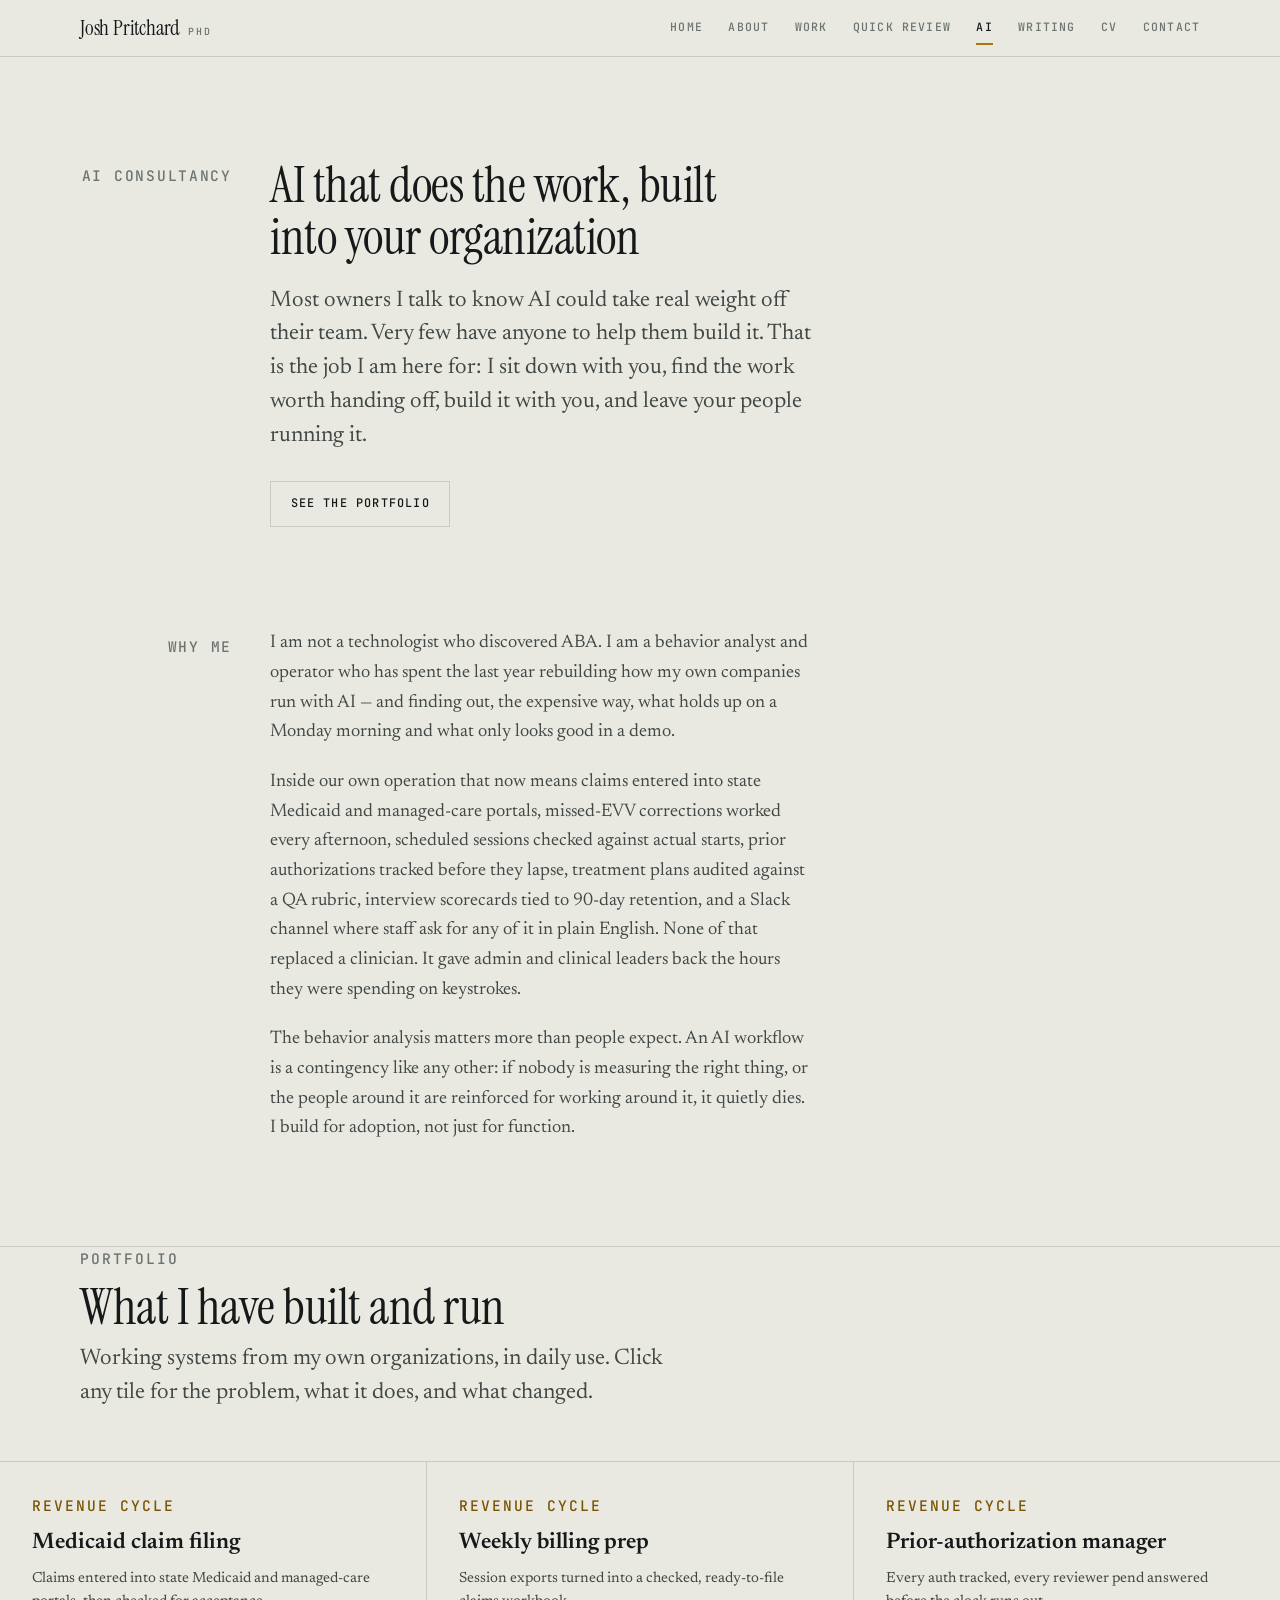
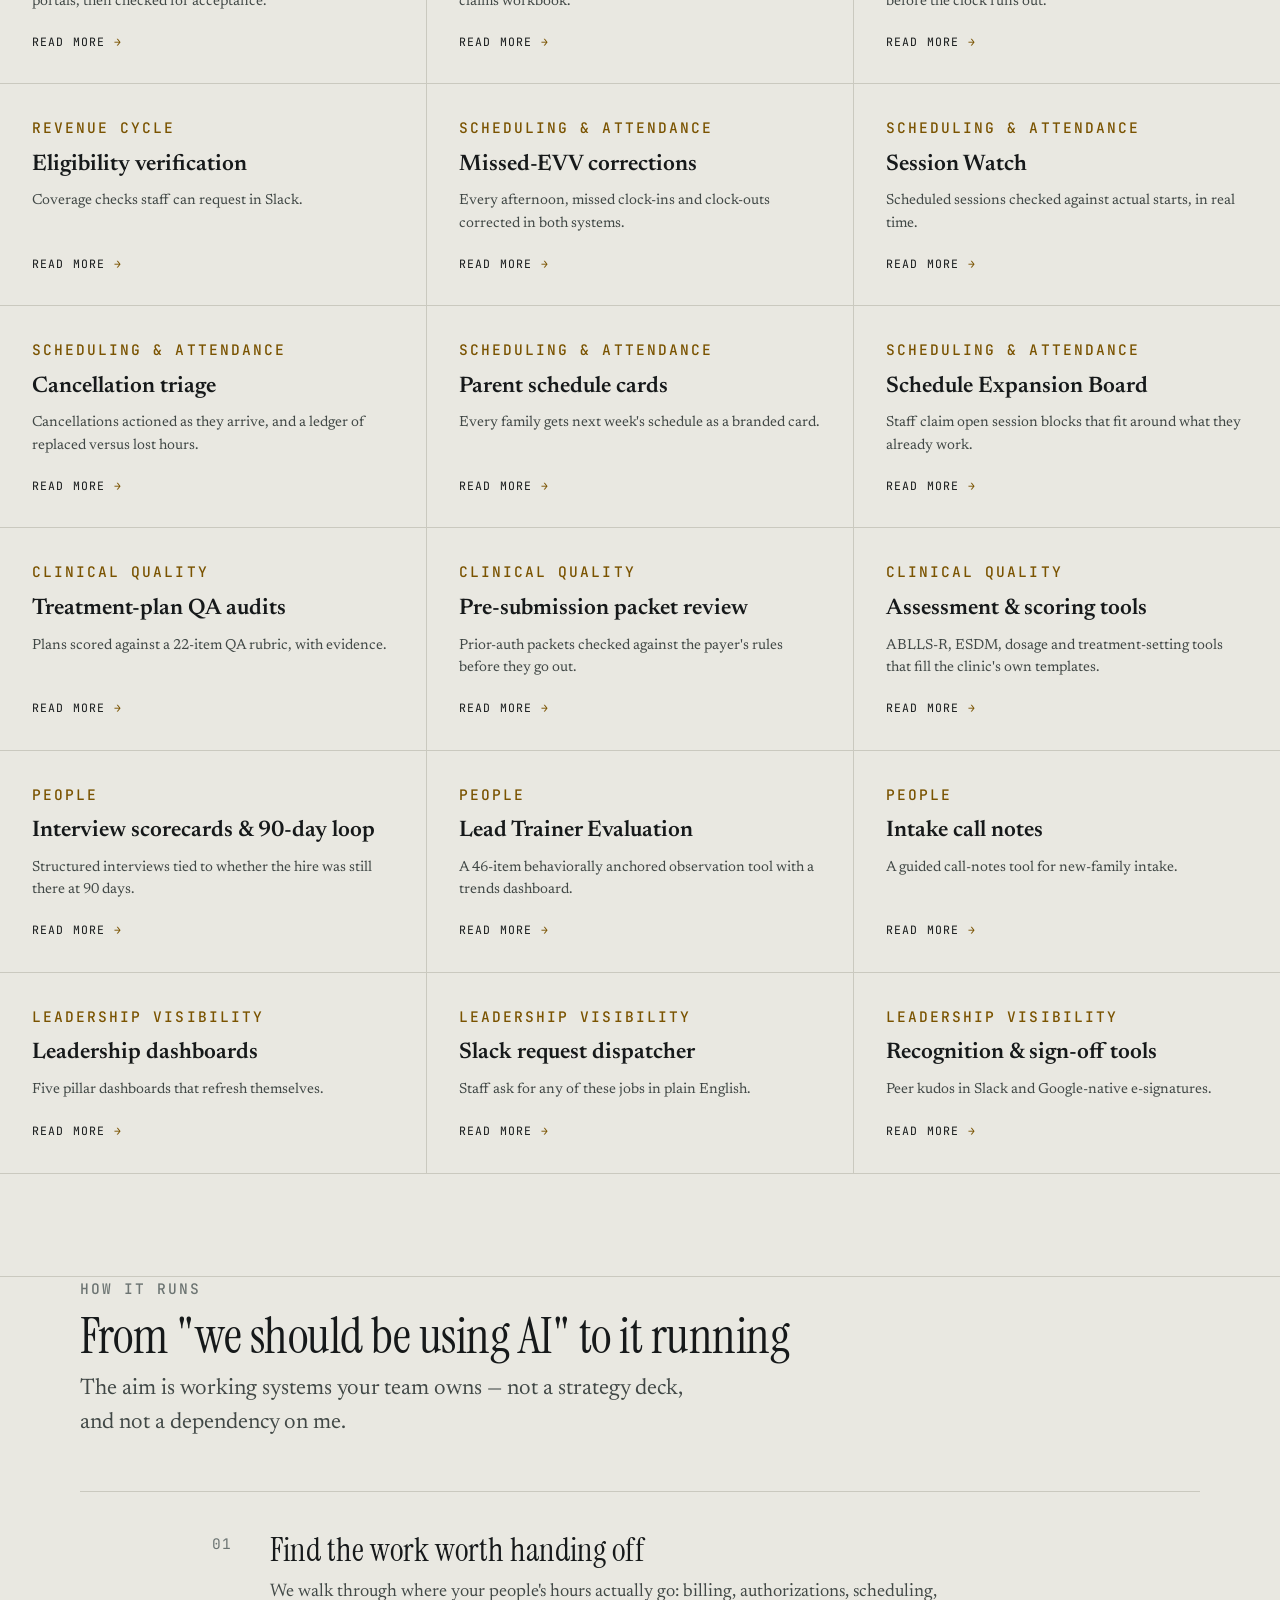
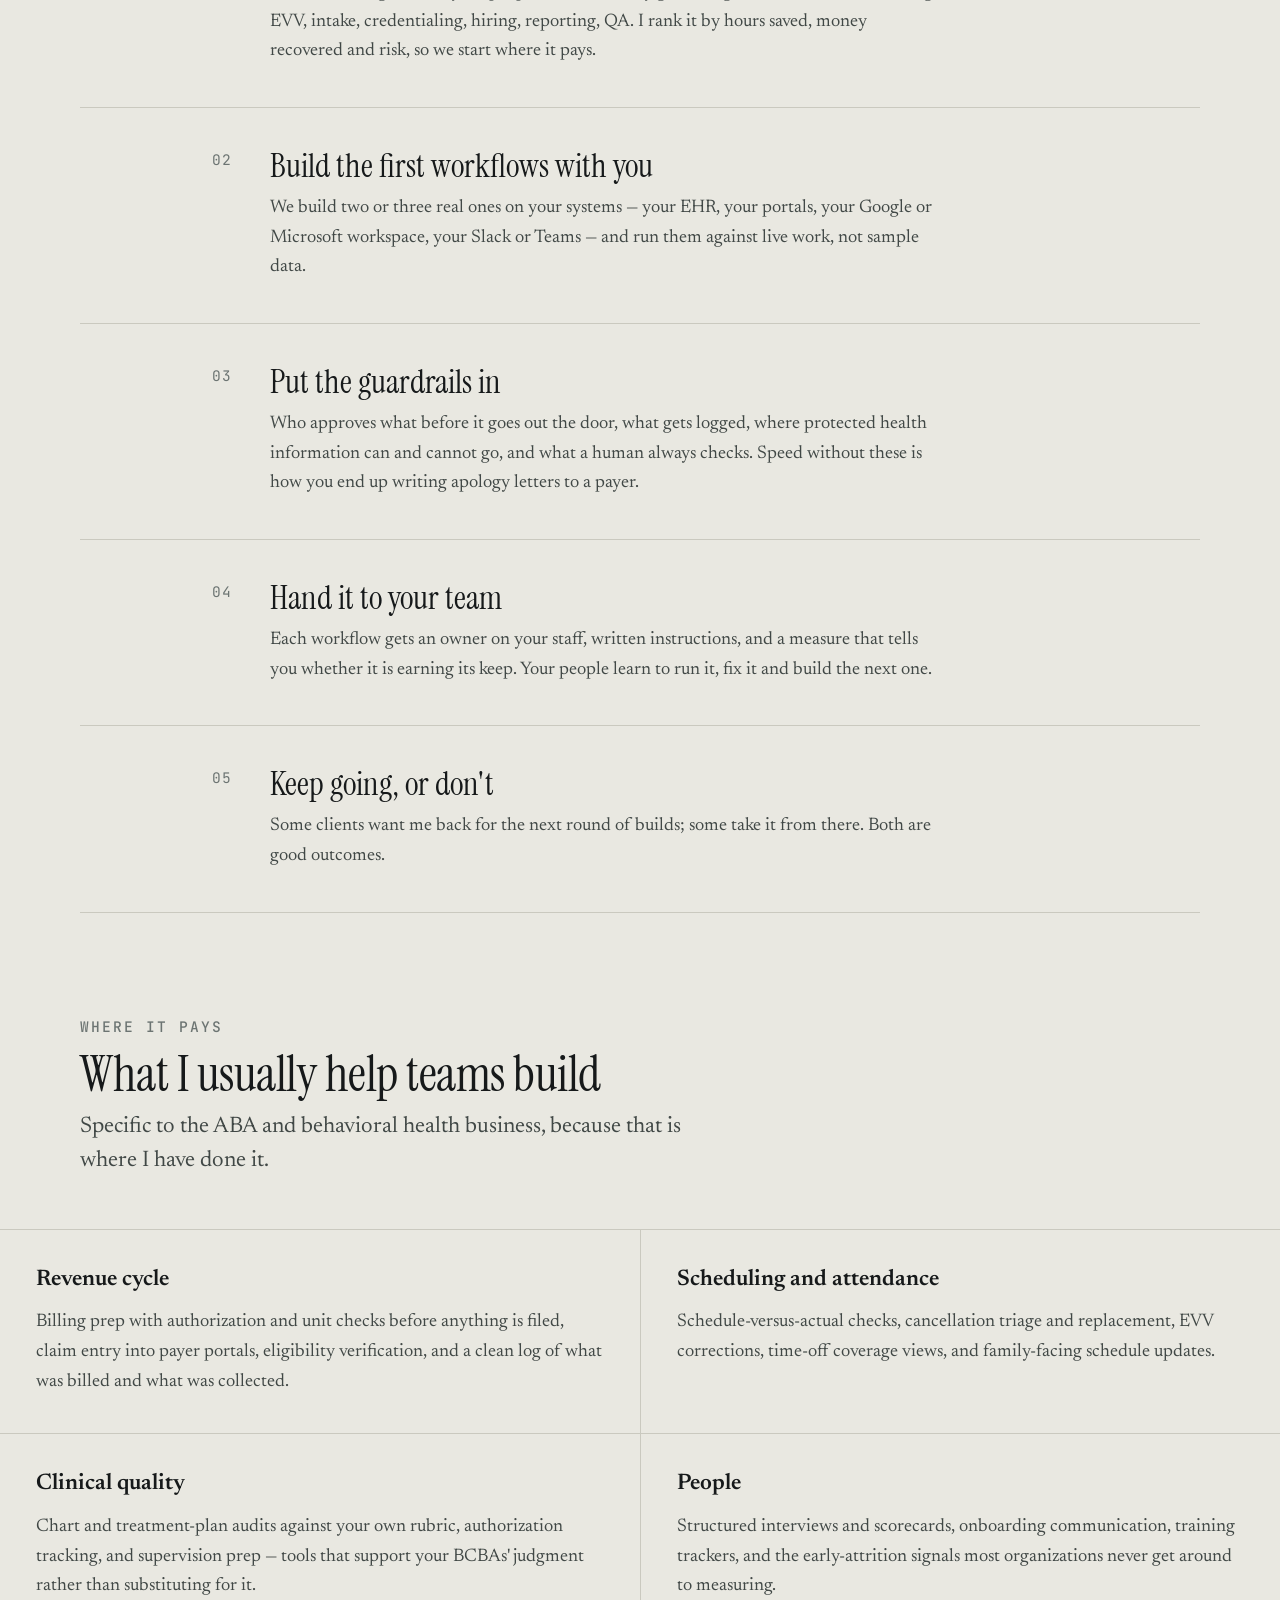
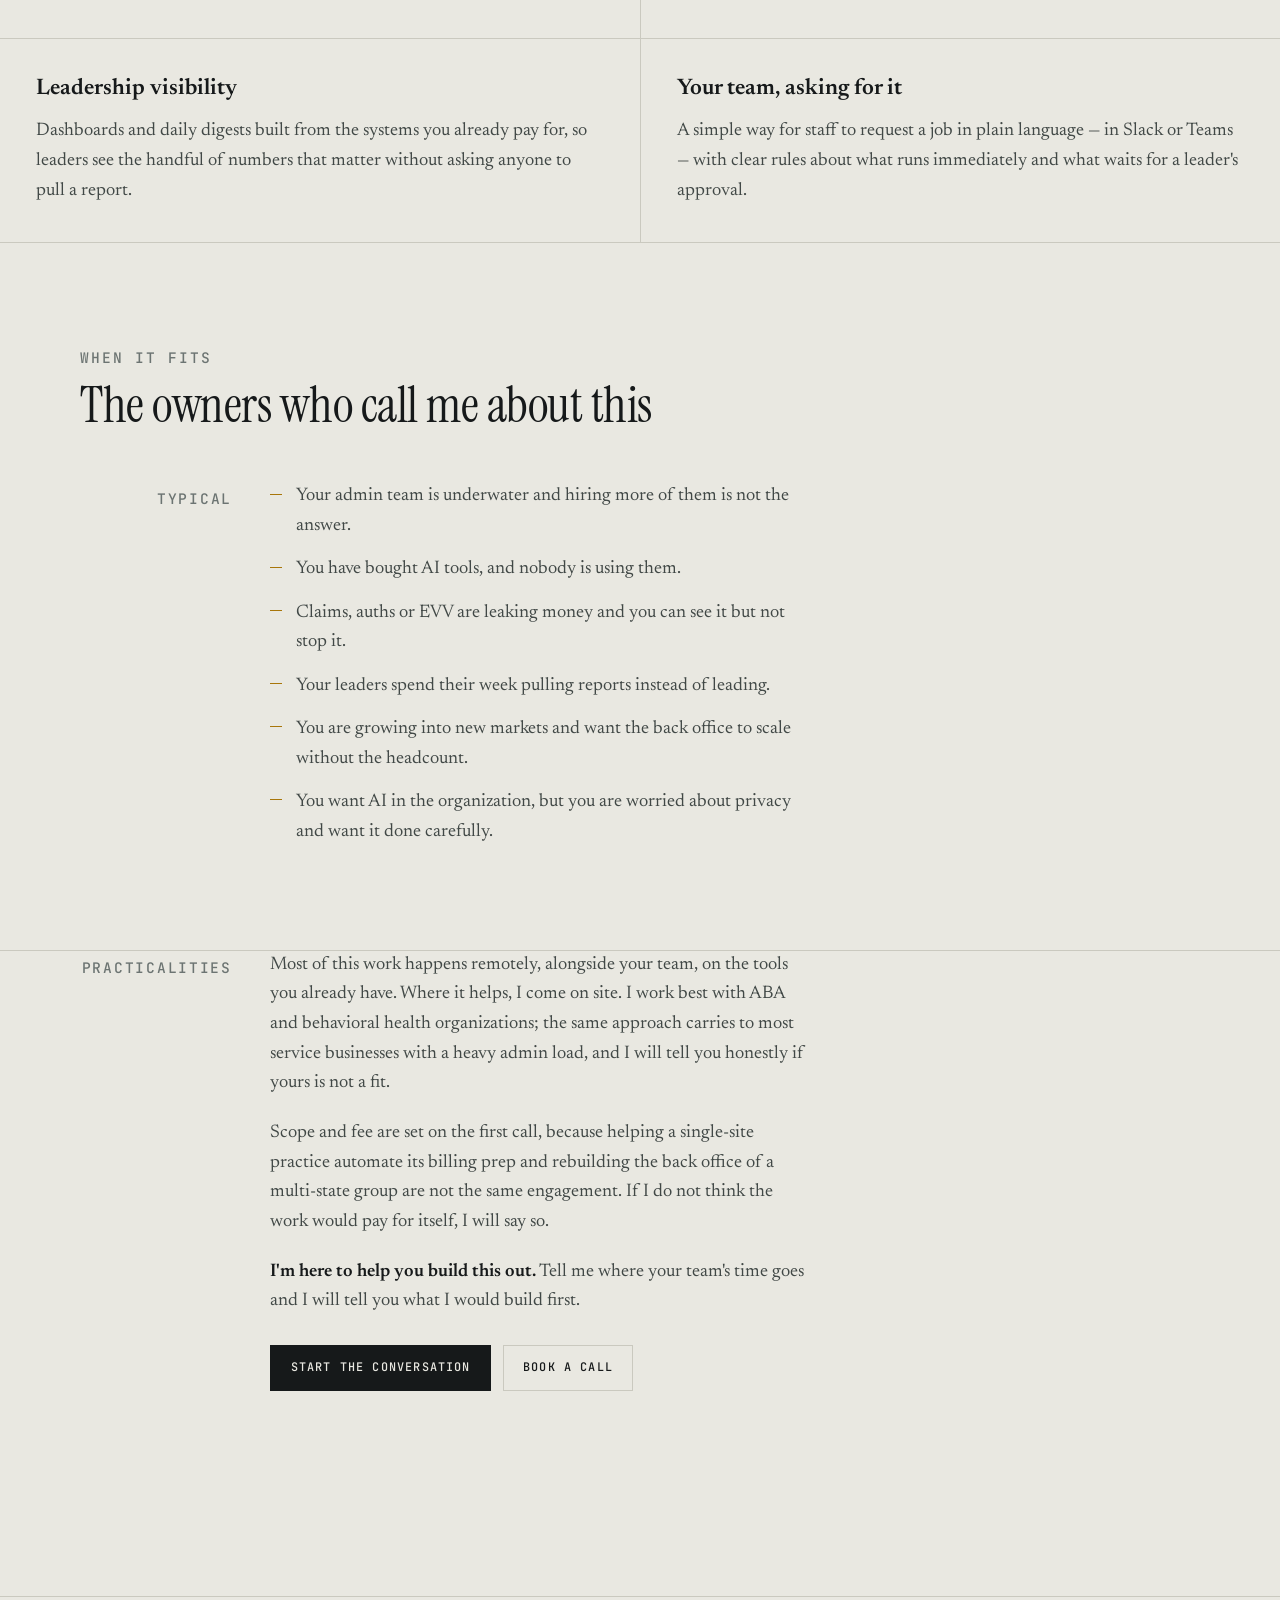
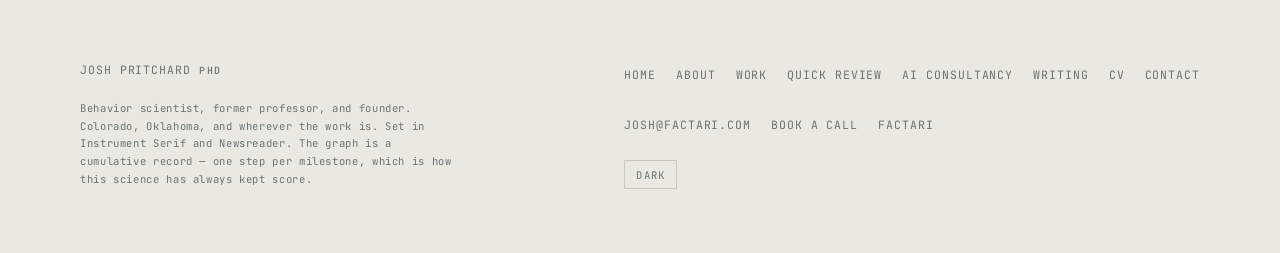
<file: ai-consultancy.html>
<!doctype html>
<html lang="en">
<head>
<meta charset="utf-8" />
<meta name="viewport" content="width=device-width, initial-scale=1" />
<title>AI Consultancy — Josh Pritchard, PhD</title>
<meta name="description" content="Josh Pritchard helps ABA and behavioral health operators build working AI into their organizations — claims, scheduling, EVV, QA, hiring and the admin load around the clinic — and hand it to their own team to run." />
<link rel="canonical" href="https://joshpritchard.com/ai-consultancy.html" />
<meta name="author" content="Josh Pritchard" />
<meta property="og:type" content="article" />
<meta property="og:site_name" content="Josh Pritchard" />
<meta property="og:title" content="AI Consultancy — Josh Pritchard, PhD" />
<meta property="og:description" content="Josh Pritchard helps ABA and behavioral health operators build working AI into their organizations — claims, scheduling, EVV, QA, hiring and the admin load around the clinic — and hand it to their own team to run." />
<meta property="og:url" content="https://joshpritchard.com/ai-consultancy.html" />
<meta property="og:image" content="https://joshpritchard.com/og.jpg" />
<meta property="og:image:width" content="1200" />
<meta property="og:image:height" content="630" />
<meta name="twitter:card" content="summary_large_image" />
<meta name="twitter:title" content="AI Consultancy — Josh Pritchard, PhD" />
<meta name="twitter:description" content="Josh Pritchard helps ABA and behavioral health operators build working AI into their organizations — claims, scheduling, EVV, QA, hiring and the admin load around the clinic — and hand it to their own team to run." />
<meta name="twitter:image" content="https://joshpritchard.com/og.jpg" />
<meta name="theme-color" content="#101415" />
<link rel="icon" href="/favicon.svg" type="image/svg+xml" />
<link rel="apple-touch-icon" href="/icon-180.png" />
<link rel="preconnect" href="https://fonts.googleapis.com" />
<link rel="preconnect" href="https://fonts.gstatic.com" crossorigin />
<link rel="stylesheet" href="https://fonts.googleapis.com/css2?family=Instrument+Serif:ital@0;1&family=JetBrains+Mono:wght@400;500&family=Newsreader:ital,opsz,wght@0,6..72,300..600;1,6..72,300..500&display=swap" />
<link rel="stylesheet" href="/site.css" />
<script>(function(){try{var t=localStorage.getItem("jp-theme");if(t==="dark"||t==="light")document.documentElement.setAttribute("data-theme",t);}catch(e){}})();</script>

</head>
<body>
<a class="skip" href="#main">Skip to content</a>
<header class="masthead">
  <div class="wrap masthead__inner">
    <a class="wordmark" href="/">Josh Pritchard <span>PhD</span></a>
    <nav aria-label="Primary">
      <ul class="nav">
        <li><a href="/">Home</a></li>
        <li><a href="/about.html">About</a></li>
        <li><a href="/work.html">Work</a></li>
        <li><a href="/quick-review.html">Quick Review</a></li>
        <li><a href="/ai-consultancy.html" aria-current="page">AI</a></li>
        <li><a href="/writing.html">Writing</a></li>
        <li><a href="/cv.html">CV</a></li>
        <li><a href="/contact.html">Contact</a></li>
      </ul>
    </nav>
  </div>
</header>
<main id="main">
<section class="band">
  <div class="wrap">
    <div class="railed">
      <div class="rail rev">AI Consultancy</div>
      <div class="flow">
        <h1 class="h-section rev">AI that does the work, built into your organization</h1>
        <p class="lede rev">Most owners I talk to know AI could take real weight off their team. Very few have anyone to help them build it. That is the job I am here for: I sit down with you, find the work worth handing off, build it with you, and leave your people running it.</p>
        <div class="hero__actions rev" style="margin-top:.5rem"><a class="btn" href="#portfolio">See the portfolio</a></div>
      </div>
    </div>
  </div>
</section>
<section class="band"><div class="wrap">
  <div class="railed"><div class="rail rev">Why me</div><div class="flow rev">
<p>I am not a technologist who discovered ABA. I am a behavior analyst and operator who has spent
the last year rebuilding how my own companies run with AI — and finding out, the expensive way,
what holds up on a Monday morning and what only looks good in a demo.</p>

<p>Inside our own operation that now means claims entered into state Medicaid and managed-care
portals, missed-EVV corrections worked every afternoon, scheduled sessions checked against actual
starts, prior authorizations tracked before they lapse, treatment plans audited against a QA
rubric, interview scorecards tied to 90-day retention, and a Slack channel where staff ask for any
of it in plain English. None of that replaced a clinician. It gave admin and clinical leaders back
the hours they were spending on keystrokes.</p>

<p>The behavior analysis matters more than people expect. An AI workflow is a contingency like any
other: if nobody is measuring the right thing, or the people around it are reinforced for working
around it, it quietly dies. I build for adoption, not just for function.</p>
</div></div>
</div></section>
<section class="band band--rule" id="portfolio"><div class="wrap">
  <div class="section-head rev"><span class="label">Portfolio</span><h2 class="h-section">What I have built and run</h2><p class="lede">Working systems from my own organizations, in daily use. Click any tile for the problem, what it does, and what changed.</p></div>
</div><div class="pf-grid" data-portfolio>
  <button type="button" class="pf-tile rev" data-pf="claims" aria-haspopup="dialog"><span class="label">Revenue cycle</span><span class="h-small pf-tile__title">Medicaid claim filing</span><span class="pf-tile__teaser">Claims entered into state Medicaid and managed-care portals, then checked for acceptance.</span><span class="card__cta pf-tile__more">Read more</span></button>
  <button type="button" class="pf-tile rev" data-pf="billprep" aria-haspopup="dialog"><span class="label">Revenue cycle</span><span class="h-small pf-tile__title">Weekly billing prep</span><span class="pf-tile__teaser">Session exports turned into a checked, ready-to-file claims workbook.</span><span class="card__cta pf-tile__more">Read more</span></button>
  <button type="button" class="pf-tile rev" data-pf="auths" aria-haspopup="dialog"><span class="label">Revenue cycle</span><span class="h-small pf-tile__title">Prior-authorization manager</span><span class="pf-tile__teaser">Every auth tracked, every reviewer pend answered before the clock runs out.</span><span class="card__cta pf-tile__more">Read more</span></button>
  <button type="button" class="pf-tile rev" data-pf="elig" aria-haspopup="dialog"><span class="label">Revenue cycle</span><span class="h-small pf-tile__title">Eligibility verification</span><span class="pf-tile__teaser">Coverage checks staff can request in Slack.</span><span class="card__cta pf-tile__more">Read more</span></button>
  <button type="button" class="pf-tile rev" data-pf="evv" aria-haspopup="dialog"><span class="label">Scheduling &amp; attendance</span><span class="h-small pf-tile__title">Missed-EVV corrections</span><span class="pf-tile__teaser">Every afternoon, missed clock-ins and clock-outs corrected in both systems.</span><span class="card__cta pf-tile__more">Read more</span></button>
  <button type="button" class="pf-tile rev" data-pf="watch" aria-haspopup="dialog"><span class="label">Scheduling &amp; attendance</span><span class="h-small pf-tile__title">Session Watch</span><span class="pf-tile__teaser">Scheduled sessions checked against actual starts, in real time.</span><span class="card__cta pf-tile__more">Read more</span></button>
  <button type="button" class="pf-tile rev" data-pf="cancel" aria-haspopup="dialog"><span class="label">Scheduling &amp; attendance</span><span class="h-small pf-tile__title">Cancellation triage</span><span class="pf-tile__teaser">Cancellations actioned as they arrive, and a ledger of replaced versus lost hours.</span><span class="card__cta pf-tile__more">Read more</span></button>
  <button type="button" class="pf-tile rev" data-pf="cards" aria-haspopup="dialog"><span class="label">Scheduling &amp; attendance</span><span class="h-small pf-tile__title">Parent schedule cards</span><span class="pf-tile__teaser">Every family gets next week&#x27;s schedule as a branded card.</span><span class="card__cta pf-tile__more">Read more</span></button>
  <button type="button" class="pf-tile rev" data-pf="expand" aria-haspopup="dialog"><span class="label">Scheduling &amp; attendance</span><span class="h-small pf-tile__title">Schedule Expansion Board</span><span class="pf-tile__teaser">Staff claim open session blocks that fit around what they already work.</span><span class="card__cta pf-tile__more">Read more</span></button>
  <button type="button" class="pf-tile rev" data-pf="qa" aria-haspopup="dialog"><span class="label">Clinical quality</span><span class="h-small pf-tile__title">Treatment-plan QA audits</span><span class="pf-tile__teaser">Plans scored against a 22-item QA rubric, with evidence.</span><span class="card__cta pf-tile__more">Read more</span></button>
  <button type="button" class="pf-tile rev" data-pf="prereview" aria-haspopup="dialog"><span class="label">Clinical quality</span><span class="h-small pf-tile__title">Pre-submission packet review</span><span class="pf-tile__teaser">Prior-auth packets checked against the payer&#x27;s rules before they go out.</span><span class="card__cta pf-tile__more">Read more</span></button>
  <button type="button" class="pf-tile rev" data-pf="assess" aria-haspopup="dialog"><span class="label">Clinical quality</span><span class="h-small pf-tile__title">Assessment &amp; scoring tools</span><span class="pf-tile__teaser">ABLLS-R, ESDM, dosage and treatment-setting tools that fill the clinic&#x27;s own templates.</span><span class="card__cta pf-tile__more">Read more</span></button>
  <button type="button" class="pf-tile rev" data-pf="hire" aria-haspopup="dialog"><span class="label">People</span><span class="h-small pf-tile__title">Interview scorecards &amp; 90-day loop</span><span class="pf-tile__teaser">Structured interviews tied to whether the hire was still there at 90 days.</span><span class="card__cta pf-tile__more">Read more</span></button>
  <button type="button" class="pf-tile rev" data-pf="lte" aria-haspopup="dialog"><span class="label">People</span><span class="h-small pf-tile__title">Lead Trainer Evaluation</span><span class="pf-tile__teaser">A 46-item behaviorally anchored observation tool with a trends dashboard.</span><span class="card__cta pf-tile__more">Read more</span></button>
  <button type="button" class="pf-tile rev" data-pf="intake" aria-haspopup="dialog"><span class="label">People</span><span class="h-small pf-tile__title">Intake call notes</span><span class="pf-tile__teaser">A guided call-notes tool for new-family intake.</span><span class="card__cta pf-tile__more">Read more</span></button>
  <button type="button" class="pf-tile rev" data-pf="dash" aria-haspopup="dialog"><span class="label">Leadership visibility</span><span class="h-small pf-tile__title">Leadership dashboards</span><span class="pf-tile__teaser">Five pillar dashboards that refresh themselves.</span><span class="card__cta pf-tile__more">Read more</span></button>
  <button type="button" class="pf-tile rev" data-pf="dispatch" aria-haspopup="dialog"><span class="label">Leadership visibility</span><span class="h-small pf-tile__title">Slack request dispatcher</span><span class="pf-tile__teaser">Staff ask for any of these jobs in plain English.</span><span class="card__cta pf-tile__more">Read more</span></button>
  <button type="button" class="pf-tile rev" data-pf="culture" aria-haspopup="dialog"><span class="label">Leadership visibility</span><span class="h-small pf-tile__title">Recognition &amp; sign-off tools</span><span class="pf-tile__teaser">Peer kudos in Slack and Google-native e-signatures.</span><span class="card__cta pf-tile__more">Read more</span></button>
</div>
<template id="pf-claims"><span class="label">Revenue cycle</span><h3 class="h-section pf-dialog__title">Medicaid claim filing</h3><p class="lede">Claims entered into state Medicaid and managed-care portals, then checked for acceptance.</p><dl class="pf-dl"><dt>The problem</dt><dd>Claims were keyed by hand, one line at a time, into three different payer portals — slow, error-prone, and dependent on whoever knew each portal&#x27;s quirks.</dd><dt>What it does</dt><dd>Reads the week&#x27;s approved billing rows, copies each client&#x27;s most recent paid claim as a template, adjusts dates, units and charges, and submits. Shows a review before anything goes out, verifies acceptance afterward, and appends every claim line to a filing log.</dd><dt>Runs on</dt><dd>Colorado Medicaid (Gainwell interChange), Oklahoma SoonerCare, Availity for Oklahoma&#x27;s managed-care plans, Google Sheets, browser automation.</dd><dt>What changed</dt><dd>Billing staff review and approve instead of typing. Every claim has a trail from session to submission.</dd></dl></template>
<template id="pf-billprep"><span class="label">Revenue cycle</span><h3 class="h-section pf-dialog__title">Weekly billing prep</h3><p class="lede">Session exports turned into a checked, ready-to-file claims workbook.</p><dl class="pf-dl"><dt>The problem</dt><dd>Sessions went to billing without anyone confirming the authorization covered them, the units were right, or the weekly cap hadn&#x27;t been blown — so the problems surfaced as denials weeks later.</dd><dt>What it does</dt><dd>Takes the EHR&#x27;s session export and builds a workbook of sessions and claims with authorization, unit, cap and hold checks applied. Anything that fails a check is held with the reason written next to it.</dd><dt>Runs on</dt><dd>Hi Rasmus EHR export, Excel/Google Sheets, the authorization tracker.</dd><dt>What changed</dt><dd>Denials get caught before filing, not after. The claim filer works from a list that has already been checked.</dd></dl></template>
<template id="pf-auths"><span class="label">Revenue cycle</span><h3 class="h-section pf-dialog__title">Prior-authorization manager</h3><p class="lede">Every auth tracked, every reviewer pend answered before the clock runs out.</p><dl class="pf-dl"><dt>The problem</dt><dd>Authorizations lived in a portal nobody checked often enough. Reviewer pends have a short response window, and an expired auth means unbillable sessions.</dd><dt>What it does</dt><dd>Sweeps the caseload&#x27;s authorizations, flags anything pended, denied, expiring or short on units, drafts pend responses and extensions, and keeps a tracker sheet current between runs.</dd><dt>Runs on</dt><dd>Acentra/Atrezzo provider portal, Google Sheets, Slack.</dd><dt>What changed</dt><dd>Leaders see auth risk weeks ahead instead of the day services stop.</dd></dl></template>
<template id="pf-elig"><span class="label">Revenue cycle</span><h3 class="h-section pf-dialog__title">Eligibility verification</h3><p class="lede">Coverage checks staff can request in Slack.</p><dl class="pf-dl"><dt>The problem</dt><dd>Checking whether a family&#x27;s Medicaid coverage is active meant logging into the state portal and fighting it every time.</dd><dt>What it does</dt><dd>Looks up a member by ID or name, reads the active coverage spans, and reports them back. Staff ask for it in a Slack channel in plain English.</dd><dt>Runs on</dt><dd>Colorado provider portal, Slack.</dd><dt>What changed</dt><dd>A five-minute chore becomes a message.</dd></dl></template>
<template id="pf-evv"><span class="label">Scheduling &amp; attendance</span><h3 class="h-section pf-dialog__title">Missed-EVV corrections</h3><p class="lede">Every afternoon, missed clock-ins and clock-outs corrected in both systems.</p><dl class="pf-dl"><dt>The problem</dt><dd>Missed electronic visit verification punches pile up fast, and an unresolved EVV exception is a claim that can&#x27;t be paid.</dd><dt>What it does</dt><dd>Works the corrections queue daily: finds each visit, sets the corrected times with the required reason code in both the EHR and the state EVV system, marks the outcome, and asks staff in Slack about anything ambiguous — then resolves it from their replies on the next run.</dd><dt>Runs on</dt><dd>Sandata EVV, Hi Rasmus, Google Sheets, Slack.</dd><dt>What changed</dt><dd>The queue stays near zero instead of becoming a month-end fire drill.</dd></dl></template>
<template id="pf-watch"><span class="label">Scheduling &amp; attendance</span><h3 class="h-section pf-dialog__title">Session Watch</h3><p class="lede">Scheduled sessions checked against actual starts, in real time.</p><dl class="pf-dl"><dt>The problem</dt><dd>Nobody knew a session hadn&#x27;t started until a parent called.</dd><dt>What it does</dt><dd>Compares today&#x27;s scheduled blocks against actual session starts across centers and posts a short update to a leadership channel. It is built to ask a question, not accuse — it re-checks the live schedule immediately before posting and never DMs staff.</dd><dt>Runs on</dt><dd>ABA Schedules, Hi Rasmus, Slack.</dd><dt>What changed</dt><dd>Leaders find a missed start in minutes, while there is still time to fix it.</dd></dl></template>
<template id="pf-cancel"><span class="label">Scheduling &amp; attendance</span><h3 class="h-section pf-dialog__title">Cancellation triage</h3><p class="lede">Cancellations actioned as they arrive, and a ledger of replaced versus lost hours.</p><dl class="pf-dl"><dt>The problem</dt><dd>Cancellations came in through a form and got handled — or didn&#x27;t — depending on who saw them first. Nobody could say how many hours were actually lost.</dd><dt>What it does</dt><dd>Reads each cancellation as it lands in Slack, walks the scheduling team through the replacement steps, and records whether the session was replaced or lost. A separate analysis shows patterns by person and across the roster.</dd><dt>Runs on</dt><dd>Jotform, Slack, Google Sheets, published analysis pages.</dd><dt>What changed</dt><dd>Lost hours became a number leaders manage, not a feeling.</dd></dl></template>
<template id="pf-cards"><span class="label">Scheduling &amp; attendance</span><h3 class="h-section pf-dialog__title">Parent schedule cards</h3><p class="lede">Every family gets next week&#x27;s schedule as a branded card.</p><dl class="pf-dl"><dt>The problem</dt><dd>Families learned about schedule changes late or not at all, and the front desk spent Fridays fielding calls.</dd><dt>What it does</dt><dd>Pulls next week from the scheduling system, renders one card per family, posts the batch to leadership for review, and after approval texts each parent their own card — then logs the run.</dd><dt>Runs on</dt><dd>ABA Schedules, image rendering, Google Voice, Slack.</dd><dt>What changed</dt><dd>One review step on Friday replaces dozens of individual messages.</dd></dl></template>
<template id="pf-expand"><span class="label">Scheduling &amp; attendance</span><h3 class="h-section pf-dialog__title">Schedule Expansion Board</h3><p class="lede">Staff claim open session blocks that fit around what they already work.</p><dl class="pf-dl"><dt>The problem</dt><dd>Open hours sat unfilled because staff had no easy way to see what was available that matched their existing schedule.</dd><dt>What it does</dt><dd>A staff-facing web app that reads open blocks from the master operations sheet and shows each person only the ones that fit their current week, so they can raise their hand for them.</dd><dt>Runs on</dt><dd>Google Sheets, Apps Script web app.</dd><dt>What changed</dt><dd>Filling open hours becomes a pull, not a round of phone calls.</dd></dl></template>
<template id="pf-qa"><span class="label">Clinical quality</span><h3 class="h-section pf-dialog__title">Treatment-plan QA audits</h3><p class="lede">Plans scored against a 22-item QA rubric, with evidence.</p><dl class="pf-dl"><dt>The problem</dt><dd>Clinical QA happened when someone had time, which was rarely, and findings were inconsistent from one reviewer to the next.</dd><dt>What it does</dt><dd>Pulls a client&#x27;s programming from the EHR and the client&#x27;s document folder, scores it item by item against the organization&#x27;s audit rubric, writes a report, and logs the run to a tracker. A companion app lets BCBAs mark findings fixed and leaders verify.</dd><dt>Runs on</dt><dd>Hi Rasmus, Google Drive, Word reports, Google Sheets, a web app for fixes.</dd><dt>What changed</dt><dd>Every plan gets the same yardstick. BCBAs see exactly what to fix; leaders see that it was fixed.</dd></dl></template>
<template id="pf-prereview"><span class="label">Clinical quality</span><h3 class="h-section pf-dialog__title">Pre-submission packet review</h3><p class="lede">Prior-auth packets checked against the payer&#x27;s rules before they go out.</p><dl class="pf-dl"><dt>The problem</dt><dd>Packets went to the state Medicaid agency with gaps that triggered pends and delays.</dd><dt>What it does</dt><dd>Reviews assessment and treatment-plan packets against the state&#x27;s administrative code requirements, writes comments into the document, and sends a summary to the clinical director.</dd><dt>Runs on</dt><dd>Google Docs, Slack.</dd><dt>What changed</dt><dd>Fewer packets come back. The ones that do come back for clinical reasons, not missing pieces.</dd></dl></template>
<template id="pf-assess"><span class="label">Clinical quality</span><h3 class="h-section pf-dialog__title">Assessment &amp; scoring tools</h3><p class="lede">ABLLS-R, ESDM, dosage and treatment-setting tools that fill the clinic&#x27;s own templates.</p><dl class="pf-dl"><dt>The problem</dt><dd>BCBAs were scoring assessments into fragile multi-tab spreadsheets, and the logic behind hours and setting recommendations lived in people&#x27;s heads.</dd><dt>What it does</dt><dd>A set of simple web forms: skills checklists that score straight into the existing graphing templates, a dosage rubric, a medical-necessity hours rationale, and a treatment-setting assessment.</dd><dt>Runs on</dt><dd>Apps Script web apps, Google Sheets.</dd><dt>What changed</dt><dd>Faster scoring, consistent rationale, and the clinic keeps the templates it already trusts.</dd></dl></template>
<template id="pf-hire"><span class="label">People</span><h3 class="h-section pf-dialog__title">Interview scorecards &amp; 90-day loop</h3><p class="lede">Structured interviews tied to whether the hire was still there at 90 days.</p><dl class="pf-dl"><dt>The problem</dt><dd>Too many new technicians quit in their first weeks, and nobody could tell whether the interview had predicted it.</dd><dt>What it does</dt><dd>An interview console with a structured scorecard, plus a loop that links each hire&#x27;s scores to their 90-day outcome so the screen can be tuned against real attrition.</dd><dt>Runs on</dt><dd>Web app, Google Sheets, payroll records.</dd><dt>What changed</dt><dd>Hiring decisions get checked against what actually happened.</dd></dl></template>
<template id="pf-lte"><span class="label">People</span><h3 class="h-section pf-dialog__title">Lead Trainer Evaluation</h3><p class="lede">A 46-item behaviorally anchored observation tool with a trends dashboard.</p><dl class="pf-dl"><dt>The problem</dt><dd>Trainer evaluations were subjective and impossible to compare over time.</dd><dt>What it does</dt><dd>A web form for live observation against a behaviorally anchored rating scale, with a dashboard that shows each trainer&#x27;s trend.</dd><dt>Runs on</dt><dd>Web app, Google Sheets, dashboard.</dd><dt>What changed</dt><dd>Feedback to trainers is specific, behavioral and trackable — OBM applied to the people who train everyone else.</dd></dl></template>
<template id="pf-intake"><span class="label">People</span><h3 class="h-section pf-dialog__title">Intake call notes</h3><p class="lede">A guided call-notes tool for new-family intake.</p><dl class="pf-dl"><dt>The problem</dt><dd>Intake calls produced notes in whatever format the caller felt like, and key details got lost before the assessment.</dd><dt>What it does</dt><dd>A structured call-notes tool that walks the intake coordinator through the conversation and produces a clean record for the clinical team.</dd><dt>Runs on</dt><dd>Web app, Google Workspace.</dd><dt>What changed</dt><dd>Every new family&#x27;s first conversation is captured the same way.</dd></dl></template>
<template id="pf-dash"><span class="label">Leadership visibility</span><h3 class="h-section pf-dialog__title">Leadership dashboards</h3><p class="lede">Five pillar dashboards that refresh themselves.</p><dl class="pf-dl"><dt>The problem</dt><dd>Leaders spent their week asking someone to pull a report.</dd><dt>What it does</dt><dd>Dashboards for each leadership pillar, fed from the systems the organization already pays for, refreshing on a schedule — plus digests posted where people already work.</dd><dt>Runs on</dt><dd>Google Sheets, Looker-style pages, Slack digests.</dd><dt>What changed</dt><dd>The handful of numbers that matter are just there.</dd></dl></template>
<template id="pf-dispatch"><span class="label">Leadership visibility</span><h3 class="h-section pf-dialog__title">Slack request dispatcher</h3><p class="lede">Staff ask for any of these jobs in plain English.</p><dl class="pf-dl"><dt>The problem</dt><dd>Automations only help if the people who need them can reach them without asking the one person who knows how.</dd><dt>What it does</dt><dd>A Slack channel where staff type a request. A registry decides which jobs run immediately and which wait for a leader&#x27;s approval, and anything off the list is politely declined.</dd><dt>Runs on</dt><dd>Slack, scheduled agent runs, an approval registry.</dd><dt>What changed</dt><dd>AI becomes something the whole team uses, with clear rules about what it may do on its own.</dd></dl></template>
<template id="pf-culture"><span class="label">Leadership visibility</span><h3 class="h-section pf-dialog__title">Recognition &amp; sign-off tools</h3><p class="lede">Peer kudos in Slack and Google-native e-signatures.</p><dl class="pf-dl"><dt>The problem</dt><dd>Small culture and admin tasks were either skipped or bought as yet another subscription.</dd><dt>What it does</dt><dd>A Slack peer-recognition app, an AI-assisted kudos bot, and a signature dashboard that sends a form, collects the signature and files the signed copy — all built on tools already in place.</dd><dt>Runs on</dt><dd>Slack apps, Apps Script, Google Drive.</dd><dt>What changed</dt><dd>Fewer vendors, and the small things actually happen.</dd></dl></template>
<dialog class="pf-dialog" aria-labelledby="pf-dialog-title"><div class="pf-dialog__inner"><button type="button" class="pf-dialog__close" data-pf-close aria-label="Close">Close ×</button><div class="pf-dialog__body" data-pf-body></div><div class="hero__actions pf-dialog__actions"><a class="btn btn--solid" href="/contact.html?topic=ai">Build something like this</a></div></div></dialog>
</section>
<section class="band band--rule"><div class="wrap">
  <div class="section-head rev"><span class="label">How it runs</span><h2 class="h-section">From "we should be using AI" to it running</h2><p class="lede">The aim is working systems your team owns — not a strategy deck, and not a dependency on me.</p></div>
  <ul class="entries">
    <li class="entry rev"><div class="entry__meta">01</div><div class="entry__body"><h3 class="h-item">Find the work worth handing off</h3><p>We walk through where your people's hours actually go: billing, authorizations, scheduling, EVV, intake, credentialing, hiring, reporting, QA. I rank it by hours saved, money recovered and risk, so we start where it pays.</p></div></li>
    <li class="entry rev"><div class="entry__meta">02</div><div class="entry__body"><h3 class="h-item">Build the first workflows with you</h3><p>We build two or three real ones on your systems — your EHR, your portals, your Google or Microsoft workspace, your Slack or Teams — and run them against live work, not sample data.</p></div></li>
    <li class="entry rev"><div class="entry__meta">03</div><div class="entry__body"><h3 class="h-item">Put the guardrails in</h3><p>Who approves what before it goes out the door, what gets logged, where protected health information can and cannot go, and what a human always checks. Speed without these is how you end up writing apology letters to a payer.</p></div></li>
    <li class="entry rev"><div class="entry__meta">04</div><div class="entry__body"><h3 class="h-item">Hand it to your team</h3><p>Each workflow gets an owner on your staff, written instructions, and a measure that tells you whether it is earning its keep. Your people learn to run it, fix it and build the next one.</p></div></li>
    <li class="entry rev"><div class="entry__meta">05</div><div class="entry__body"><h3 class="h-item">Keep going, or don't</h3><p>Some clients want me back for the next round of builds; some take it from there. Both are good outcomes.</p></div></li>
  </ul>
</div></section>
<section class="band"><div class="wrap">
  <div class="section-head rev"><span class="label">Where it pays</span><h2 class="h-section">What I usually help teams build</h2><p class="lede">Specific to the ABA and behavioral health business, because that is where I have done it.</p></div>
</div><div class="cards cards--2">
  <article class="card rev"><h3 class="h-small">Revenue cycle</h3><p>Billing prep with authorization and unit checks before anything is filed, claim entry into payer portals, eligibility verification, and a clean log of what was billed and what was collected.</p></article>
  <article class="card rev"><h3 class="h-small">Scheduling and attendance</h3><p>Schedule-versus-actual checks, cancellation triage and replacement, EVV corrections, time-off coverage views, and family-facing schedule updates.</p></article>
  <article class="card rev"><h3 class="h-small">Clinical quality</h3><p>Chart and treatment-plan audits against your own rubric, authorization tracking, and supervision prep — tools that support your BCBAs' judgment rather than substituting for it.</p></article>
  <article class="card rev"><h3 class="h-small">People</h3><p>Structured interviews and scorecards, onboarding communication, training trackers, and the early-attrition signals most organizations never get around to measuring.</p></article>
  <article class="card rev"><h3 class="h-small">Leadership visibility</h3><p>Dashboards and daily digests built from the systems you already pay for, so leaders see the handful of numbers that matter without asking anyone to pull a report.</p></article>
  <article class="card rev"><h3 class="h-small">Your team, asking for it</h3><p>A simple way for staff to request a job in plain language — in Slack or Teams — with clear rules about what runs immediately and what waits for a leader's approval.</p></article>
</div></section>
<section class="band"><div class="wrap">
  <div class="section-head rev"><span class="label">When it fits</span><h2 class="h-section">The owners who call me about this</h2></div>
  <div class="railed"><div class="rail rev">Typical</div><ul class="flow rev ticked">
    <li>Your admin team is underwater and hiring more of them is not the answer.</li>
    <li>You have bought AI tools, and nobody is using them.</li>
    <li>Claims, auths or EVV are leaking money and you can see it but not stop it.</li>
    <li>Your leaders spend their week pulling reports instead of leading.</li>
    <li>You are growing into new markets and want the back office to scale without the headcount.</li>
    <li>You want AI in the organization, but you are worried about privacy and want it done carefully.</li>
  </ul></div>
</div></section>
<section class="band band--rule"><div class="wrap">
  <div class="railed"><div class="rail rev">Practicalities</div><div class="flow rev">
<p>Most of this work happens remotely, alongside your team, on the tools you already have. Where
it helps, I come on site. I work best with ABA and behavioral health organizations; the same
approach carries to most service businesses with a heavy admin load, and I will tell you honestly
if yours is not a fit.</p>

<p>Scope and fee are set on the first call, because helping a single-site practice automate its
billing prep and rebuilding the back office of a multi-state group are not the same engagement.
If I do not think the work would pay for itself, I will say so.</p>

<p><strong>I'm here to help you build this out.</strong> Tell me where your team's time goes and
I will tell you what I would build first.</p>
<div class="hero__actions" style="margin-top:.5rem"><a class="btn btn--solid" href="/contact.html?topic=ai">Start the conversation</a><a class="btn" href="https://calendly.com/bxdoc" rel="noopener">Book a call</a></div></div></div>
</div></section>
</main>
<footer class="footer">
  <div class="wrap footer__grid">
    <div style="display:flex;flex-direction:column;gap:1.25rem;">
      <a class="wordmark" href="/">Josh Pritchard <span>PhD</span></a>
      <p class="footer__colophon">Behavior scientist, former professor, and founder. Colorado, Oklahoma, and wherever the work is. Set in Instrument Serif and Newsreader. The graph is a cumulative record — one step per milestone, which is how this science has always kept score.</p>
    </div>
    <div style="display:flex;flex-direction:column;gap:1.25rem;align-items:flex-start;">
      <ul class="footer__nav">
        <li><a href="/">Home</a></li>
        <li><a href="/about.html">About</a></li>
        <li><a href="/work.html">Work</a></li>
        <li><a href="/quick-review.html">Quick Review</a></li>
        <li><a href="/ai-consultancy.html">AI Consultancy</a></li>
        <li><a href="/writing.html">Writing</a></li>
        <li><a href="/cv.html">CV</a></li>
        <li><a href="/contact.html">Contact</a></li>
      </ul>
      <ul class="footer__nav">
        <li><a href="mailto:josh@factari.com">josh@factari.com</a></li>
        <li><a href="https://calendly.com/bxdoc" rel="noopener">Book a call</a></li>
        <li><a href="https://factari.com/" rel="noopener">Factari</a></li>
      </ul>
      <button class="theme-toggle" type="button" data-theme-toggle>Dark</button>
    </div>
  </div>
</footer>
<script src="/site.js" defer></script>
</body>
</html>
</file>
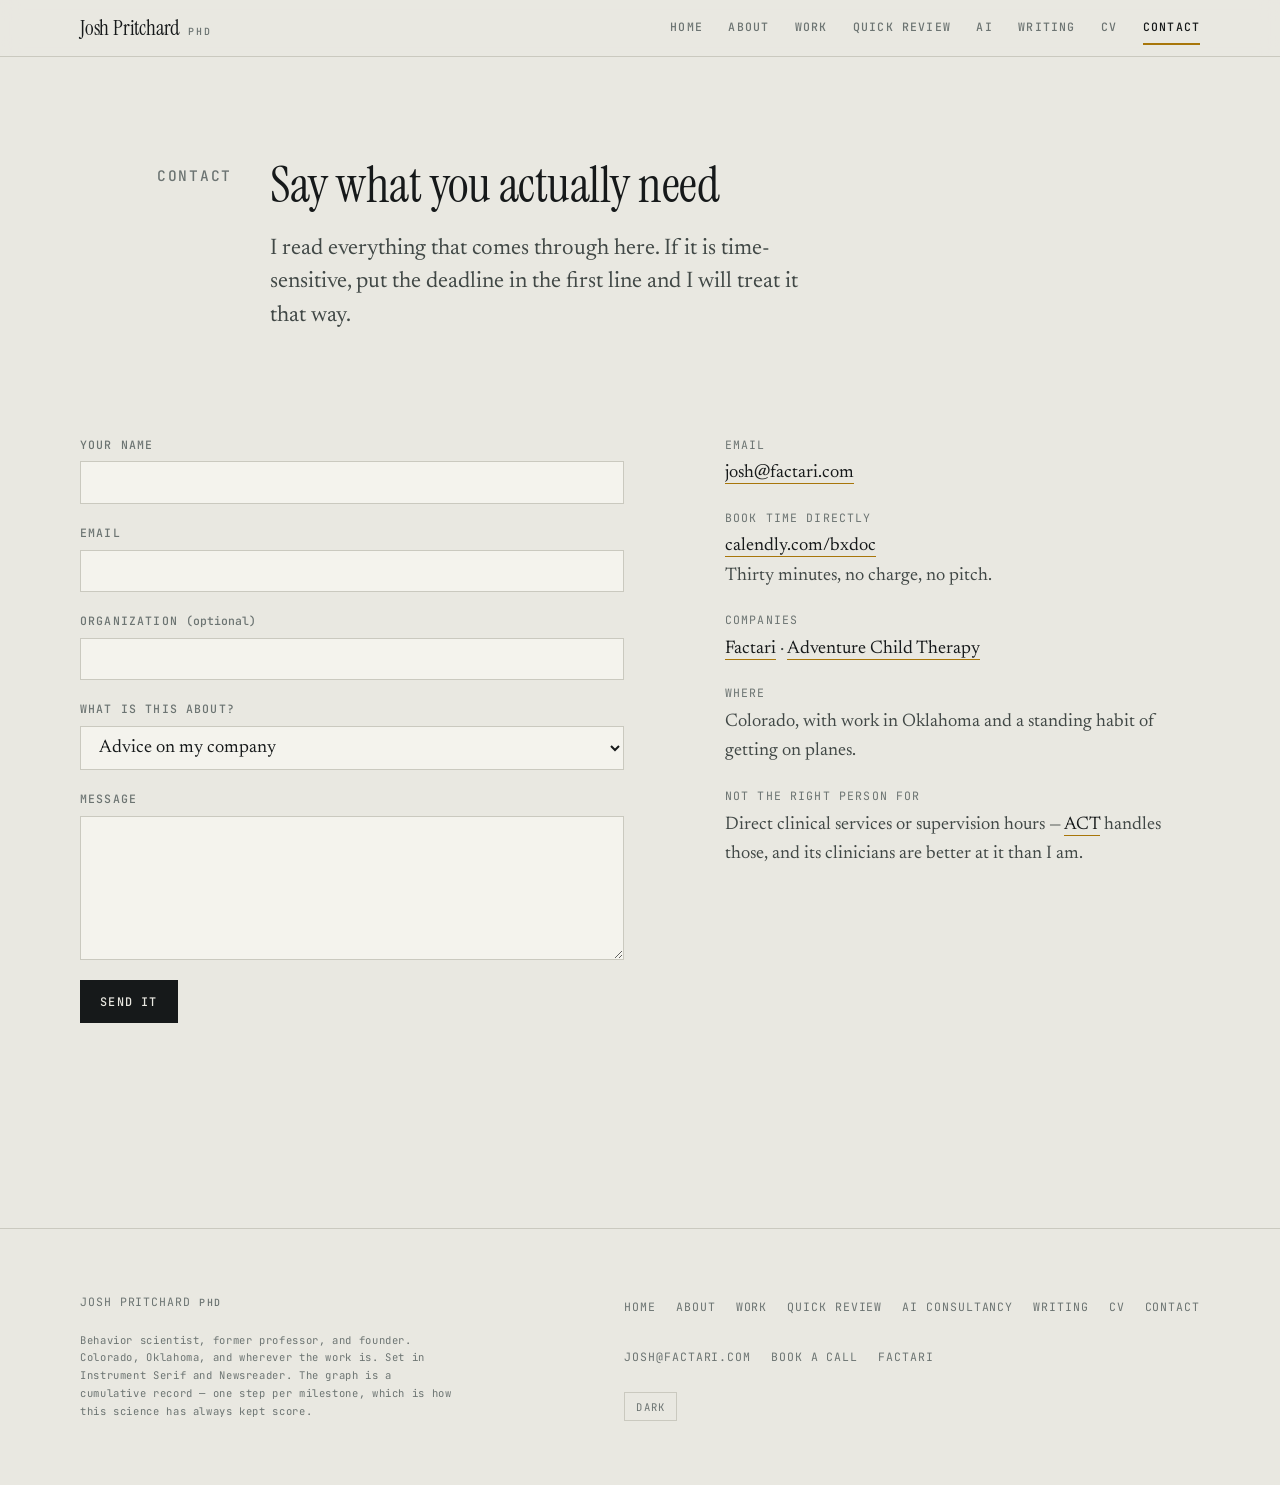
<file: contact.html>
<!doctype html>
<html lang="en">
<head>
<meta charset="utf-8" />
<meta name="viewport" content="width=device-width, initial-scale=1" />
<title>Contact — Josh Pritchard, PhD</title>
<meta name="description" content="Reach Josh Pritchard about advising, speaking, writing, or what comes next for your company." />
<link rel="canonical" href="https://joshpritchard.com/contact.html" />
<meta name="author" content="Josh Pritchard" />
<meta property="og:type" content="article" />
<meta property="og:site_name" content="Josh Pritchard" />
<meta property="og:title" content="Contact — Josh Pritchard, PhD" />
<meta property="og:description" content="Reach Josh Pritchard about advising, speaking, writing, or what comes next for your company." />
<meta property="og:url" content="https://joshpritchard.com/contact.html" />
<meta property="og:image" content="https://joshpritchard.com/og.jpg" />
<meta property="og:image:width" content="1200" />
<meta property="og:image:height" content="630" />
<meta name="twitter:card" content="summary_large_image" />
<meta name="twitter:title" content="Contact — Josh Pritchard, PhD" />
<meta name="twitter:description" content="Reach Josh Pritchard about advising, speaking, writing, or what comes next for your company." />
<meta name="twitter:image" content="https://joshpritchard.com/og.jpg" />
<meta name="theme-color" content="#101415" />
<link rel="icon" href="/favicon.svg" type="image/svg+xml" />
<link rel="apple-touch-icon" href="/icon-180.png" />
<link rel="preconnect" href="https://fonts.googleapis.com" />
<link rel="preconnect" href="https://fonts.gstatic.com" crossorigin />
<link rel="stylesheet" href="https://fonts.googleapis.com/css2?family=Instrument+Serif:ital@0;1&family=JetBrains+Mono:wght@400;500&family=Newsreader:ital,opsz,wght@0,6..72,300..600;1,6..72,300..500&display=swap" />
<link rel="stylesheet" href="/site.css" />
<script>(function(){try{var t=localStorage.getItem("jp-theme");if(t==="dark"||t==="light")document.documentElement.setAttribute("data-theme",t);}catch(e){}})();</script>

</head>
<body>
<a class="skip" href="#main">Skip to content</a>
<header class="masthead">
  <div class="wrap masthead__inner">
    <a class="wordmark" href="/">Josh Pritchard <span>PhD</span></a>
    <nav aria-label="Primary">
      <ul class="nav">
        <li><a href="/">Home</a></li>
        <li><a href="/about.html">About</a></li>
        <li><a href="/work.html">Work</a></li>
        <li><a href="/quick-review.html">Quick Review</a></li>
        <li><a href="/ai-consultancy.html">AI</a></li>
        <li><a href="/writing.html">Writing</a></li>
        <li><a href="/cv.html">CV</a></li>
        <li><a href="/contact.html" aria-current="page">Contact</a></li>
      </ul>
    </nav>
  </div>
</header>
<main id="main">
<section class="band">
  <div class="wrap">
    <div class="railed">
      <div class="rail rev">Contact</div>
      <div class="flow">
        <h1 class="h-section rev">Say what you actually need</h1>
        <p class="lede rev">I read everything that comes through here. If it is time-sensitive, put the deadline in the first line and I will treat it that way.</p>
      </div>
    </div>
  </div>
</section>
<section class="band"><div class="wrap contact-grid">
  <div>
  <form class="form rev" name="contact" method="POST" action="https://script.google.com/macros/s/AKfycbwf7NTgAYDHB70b-T0A46MqBzRNlniPco8q7eet0IFv9s9RLmqExoDuPjS-UA3hCufsCA/exec" data-contact-form data-endpoint="https://script.google.com/macros/s/AKfycbwf7NTgAYDHB70b-T0A46MqBzRNlniPco8q7eet0IFv9s9RLmqExoDuPjS-UA3hCufsCA/exec">
    <p class="hp"><label>Leave this field empty <input name="botField" tabindex="-1" autocomplete="off" /></label></p>
    <div class="field"><label for="f-name">Your name</label><input id="f-name" name="name" type="text" autocomplete="name" required /></div>
    <div class="field"><label for="f-email">Email</label><input id="f-email" name="email" type="email" autocomplete="email" required /></div>
    <div class="field"><label for="f-org">Organization <span style="text-transform:none;letter-spacing:0">(optional)</span></label><input id="f-org" name="organization" type="text" autocomplete="organization" /></div>
    <div class="field"><label for="f-topic">What is this about?</label><select id="f-topic" name="topic"><option>Advice on my company</option><option>A Quick Review Consult</option><option value="AI Consultancy">AI Consultancy — building AI into my organization</option><option>Speaking or teaching</option><option>Writing, press or a podcast</option><option>Partnership, sale or acquisition</option><option>Working at ACT</option><option>Something else</option></select></div>
    <div class="field"><label for="f-msg">Message</label><textarea id="f-msg" name="message" required></textarea></div>
    <input type="hidden" name="source" value="joshpritchard.com" />
    <div><button class="btn btn--solid" type="submit" data-submit>Send it</button></div>
    <p class="cite" data-form-error hidden>That did not go through. Email <a class="link" href="mailto:josh@factari.com">josh@factari.com</a> instead and I will get it.</p>
  </form>
  <div class="form-sent" data-form-sent hidden>
    <span class="label">Sent</span>
    <h2 class="h-item">That arrived. Thank you.</h2>
    <p>It comes straight to me, not into a sequence. If you would rather just grab time, <a class="link" href="https://calendly.com/bxdoc" rel="noopener">the calendar is here</a>.</p>
  </div>
  </div>
  <aside class="contact-side rev"><dl>
    <div><dt>Email</dt><dd><a class="link" href="mailto:josh@factari.com">josh@factari.com</a></dd></div>
    <div><dt>Book time directly</dt><dd><a class="link" href="https://calendly.com/bxdoc" rel="noopener">calendly.com/bxdoc</a><br />Thirty minutes, no charge, no pitch.</dd></div>
    <div><dt>Companies</dt><dd><a class="link" href="https://factari.com/" rel="noopener">Factari</a> · <a class="link" href="https://actaba.com/" rel="noopener">Adventure Child Therapy</a></dd></div>
    <div><dt>Where</dt><dd>Colorado, with work in Oklahoma and a standing habit of getting on planes.</dd></div>
    <div><dt>Not the right person for</dt><dd>Direct clinical services or supervision hours — <a class="link" href="https://actaba.com/" rel="noopener">ACT</a> handles those, and its clinicians are better at it than I am.</dd></div>
  </dl></aside>
</div></section>
</main>
<footer class="footer">
  <div class="wrap footer__grid">
    <div style="display:flex;flex-direction:column;gap:1.25rem;">
      <a class="wordmark" href="/">Josh Pritchard <span>PhD</span></a>
      <p class="footer__colophon">Behavior scientist, former professor, and founder. Colorado, Oklahoma, and wherever the work is. Set in Instrument Serif and Newsreader. The graph is a cumulative record — one step per milestone, which is how this science has always kept score.</p>
    </div>
    <div style="display:flex;flex-direction:column;gap:1.25rem;align-items:flex-start;">
      <ul class="footer__nav">
        <li><a href="/">Home</a></li>
        <li><a href="/about.html">About</a></li>
        <li><a href="/work.html">Work</a></li>
        <li><a href="/quick-review.html">Quick Review</a></li>
        <li><a href="/ai-consultancy.html">AI Consultancy</a></li>
        <li><a href="/writing.html">Writing</a></li>
        <li><a href="/cv.html">CV</a></li>
        <li><a href="/contact.html">Contact</a></li>
      </ul>
      <ul class="footer__nav">
        <li><a href="mailto:josh@factari.com">josh@factari.com</a></li>
        <li><a href="https://calendly.com/bxdoc" rel="noopener">Book a call</a></li>
        <li><a href="https://factari.com/" rel="noopener">Factari</a></li>
      </ul>
      <button class="theme-toggle" type="button" data-theme-toggle>Dark</button>
    </div>
  </div>
</footer>
<script>(function(){try{if(new URLSearchParams(location.search).get("topic")==="ai"){var o=document.querySelector('#f-topic option[value="AI Consultancy"]');if(o)o.selected=true;}}catch(e){}})();</script>
<script src="/site.js" defer></script>
</body>
</html>
</file>
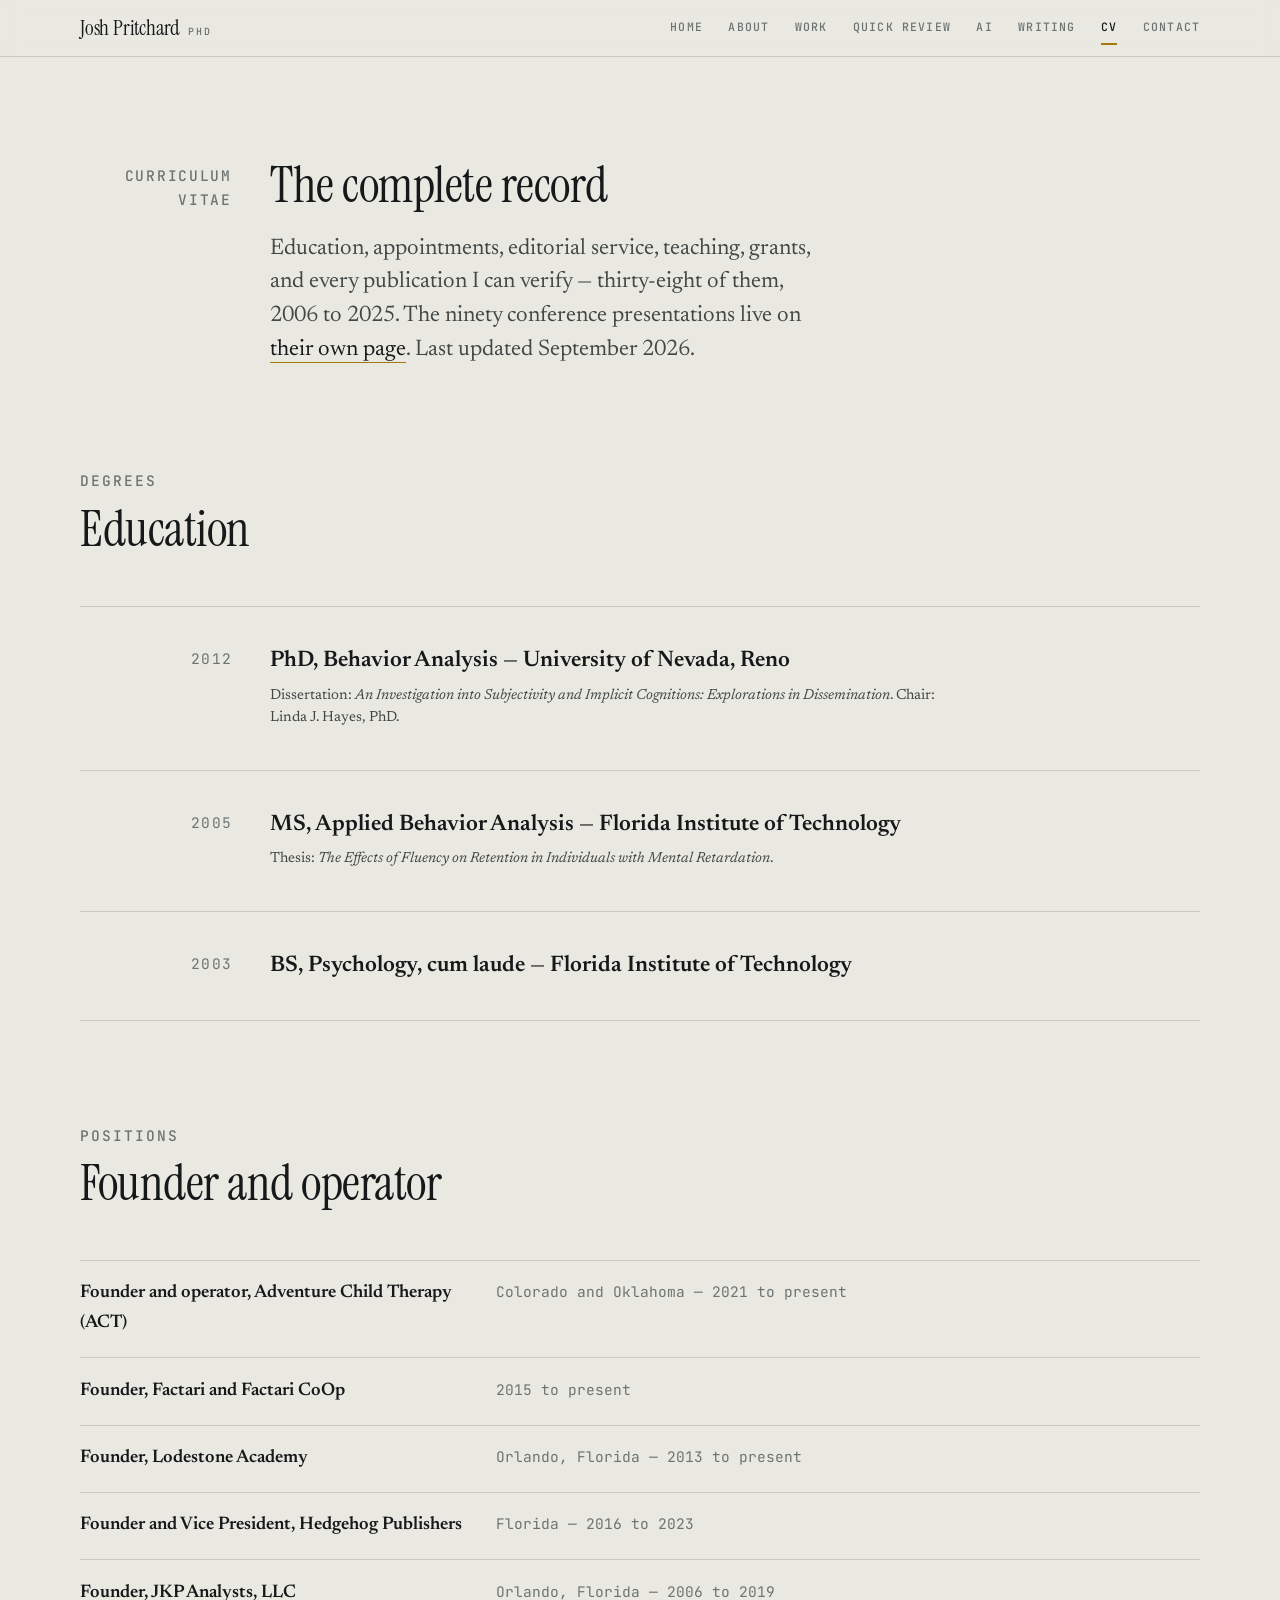
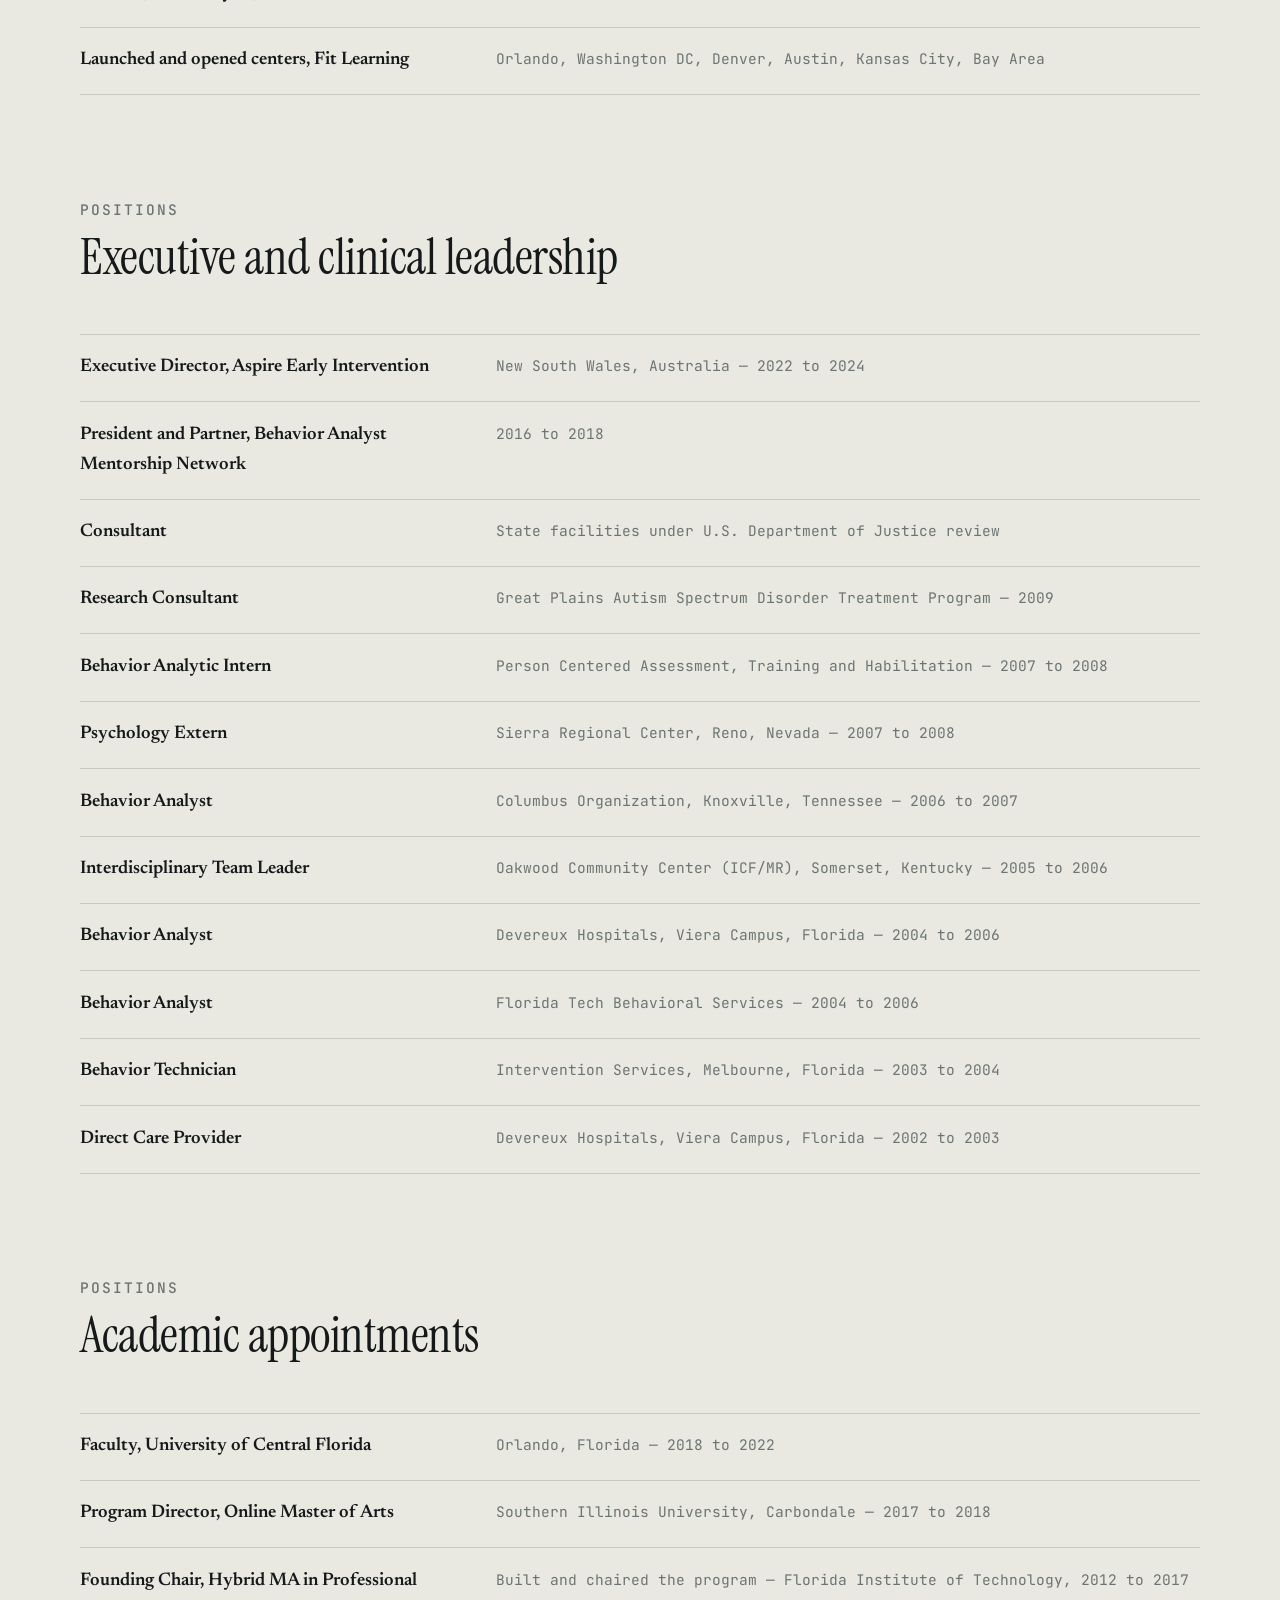
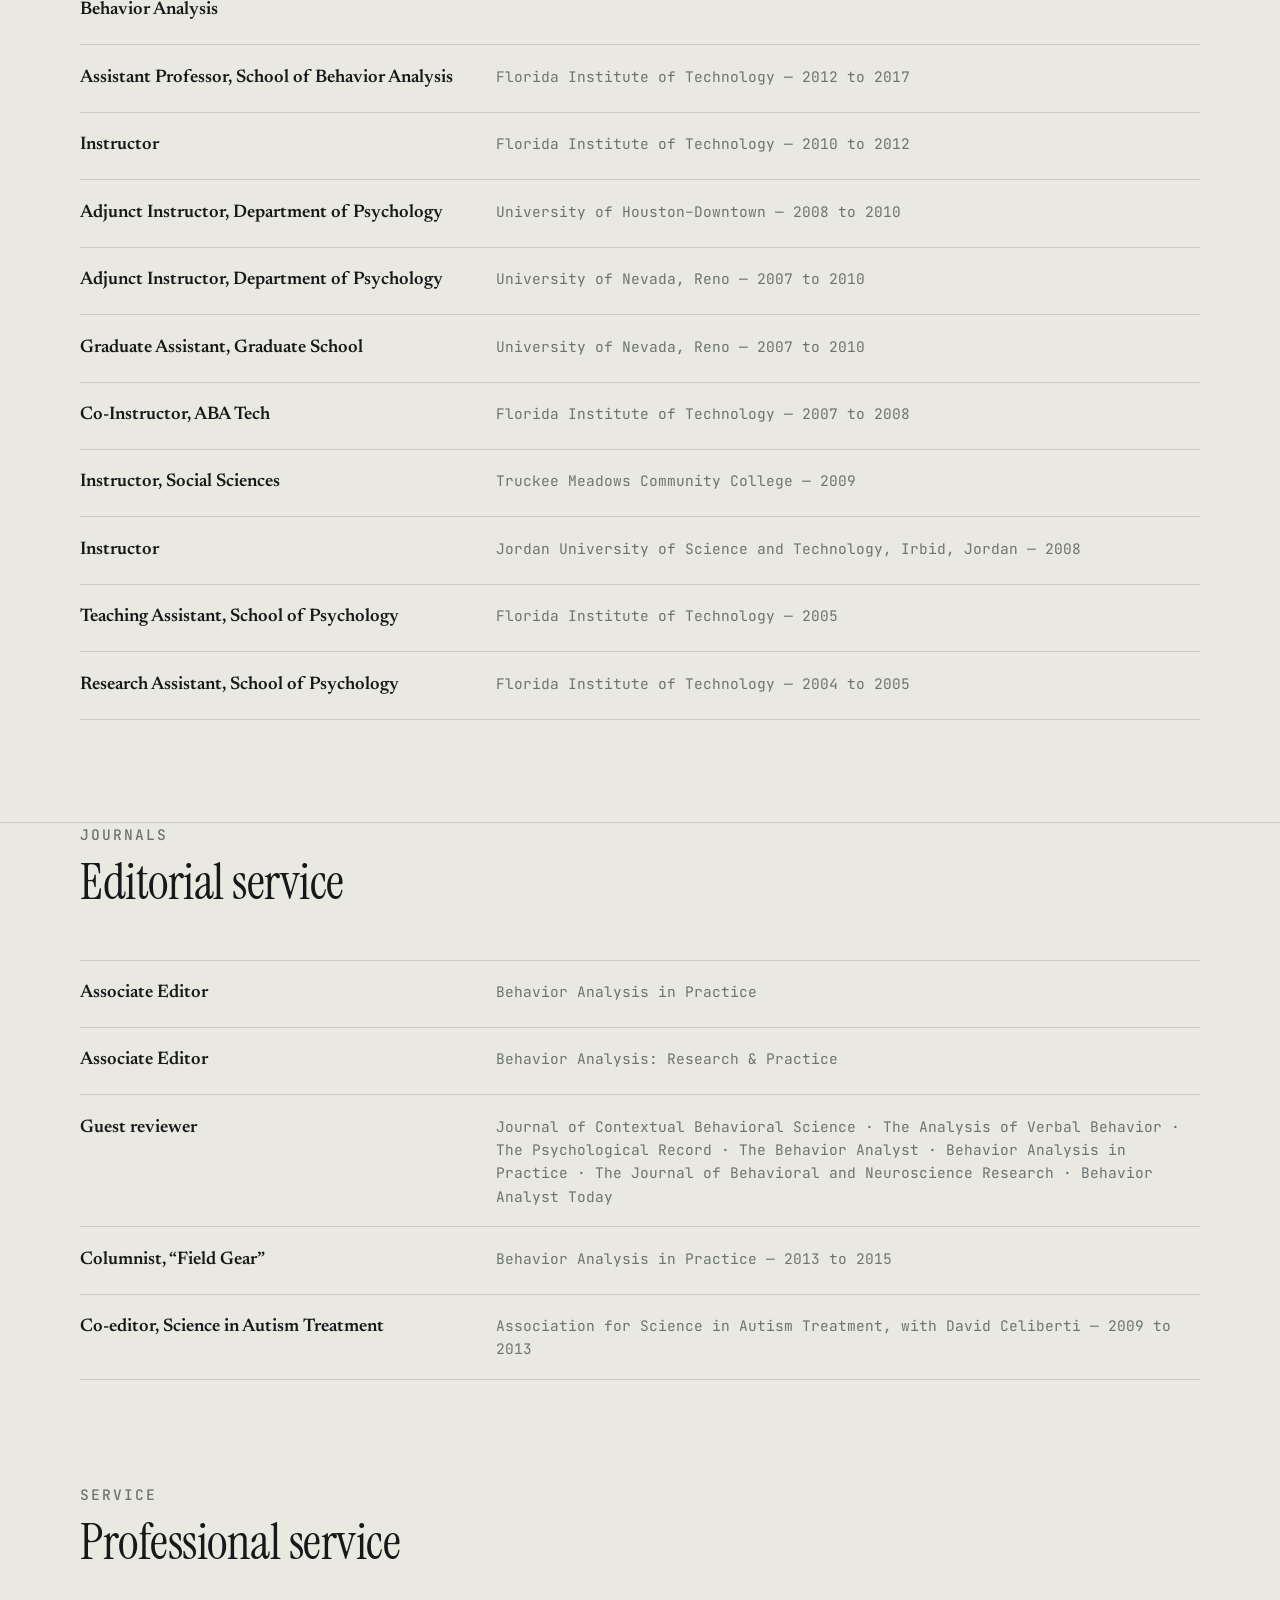
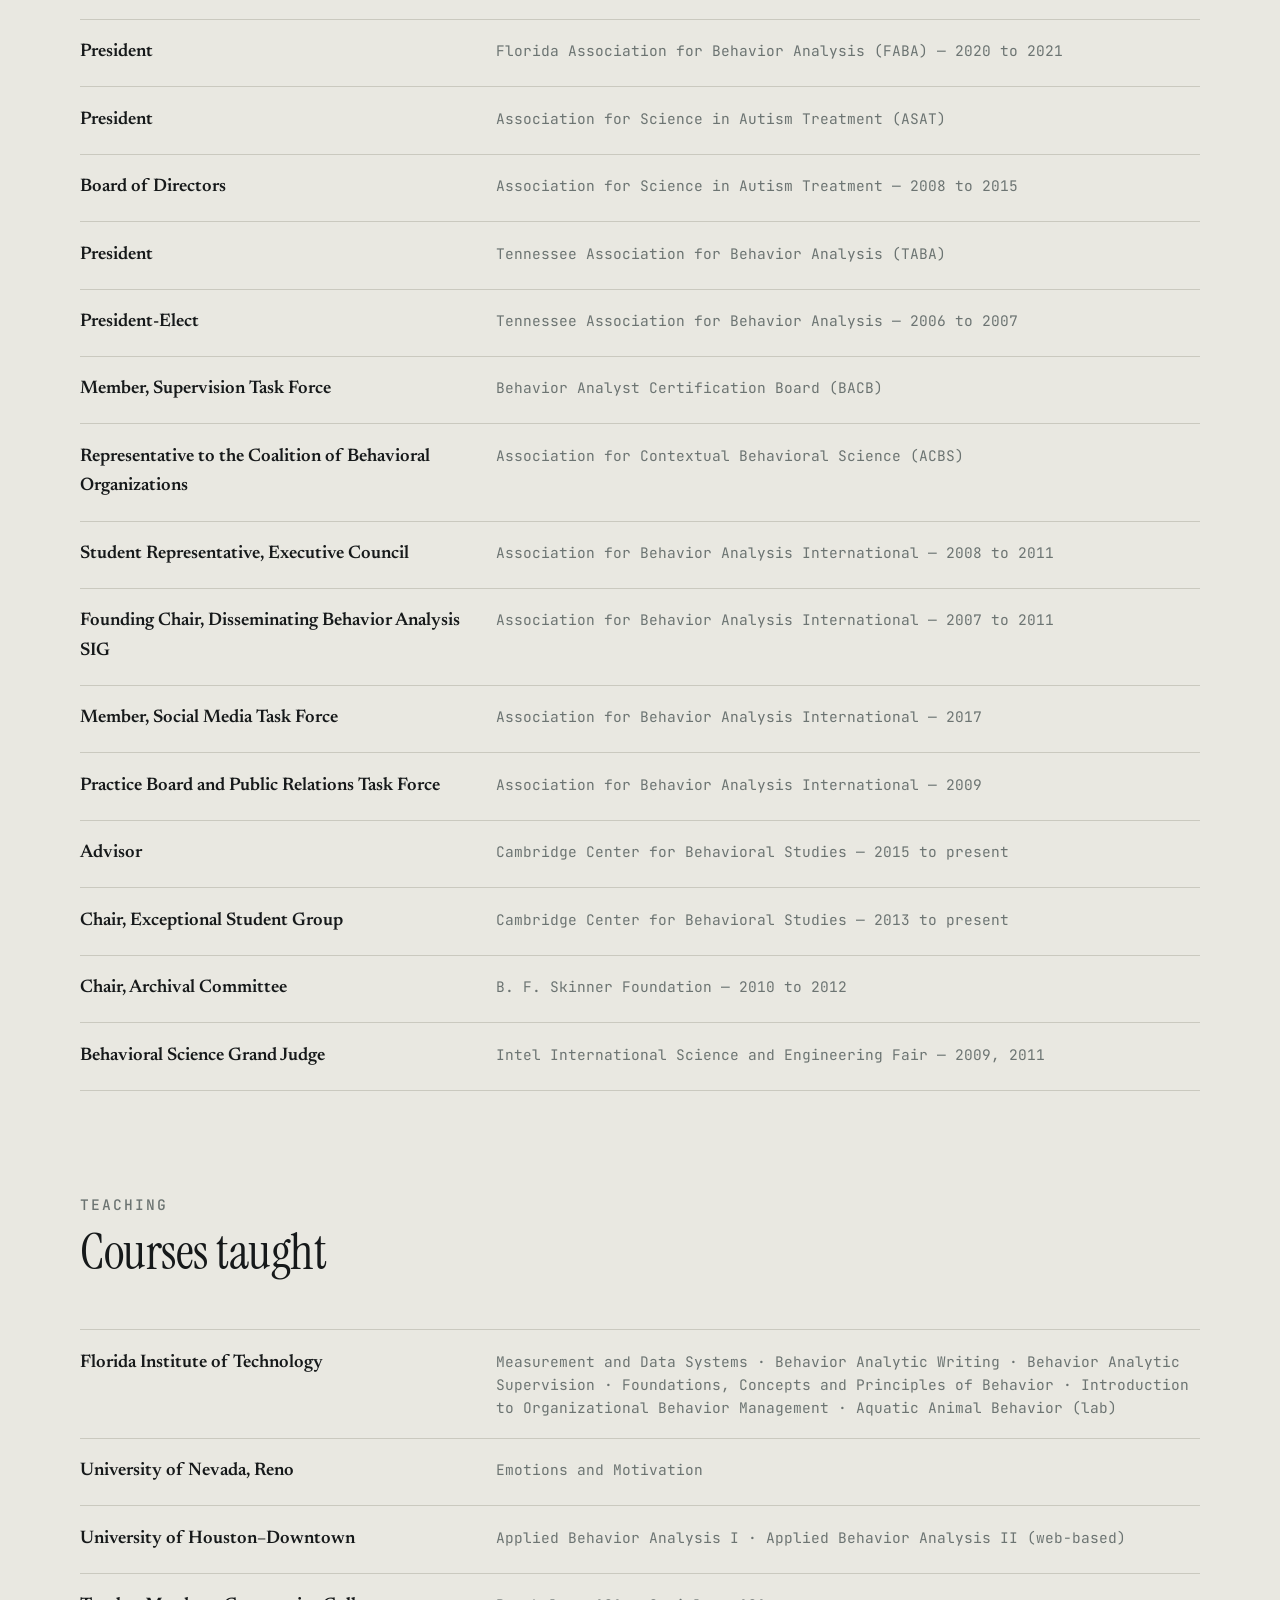
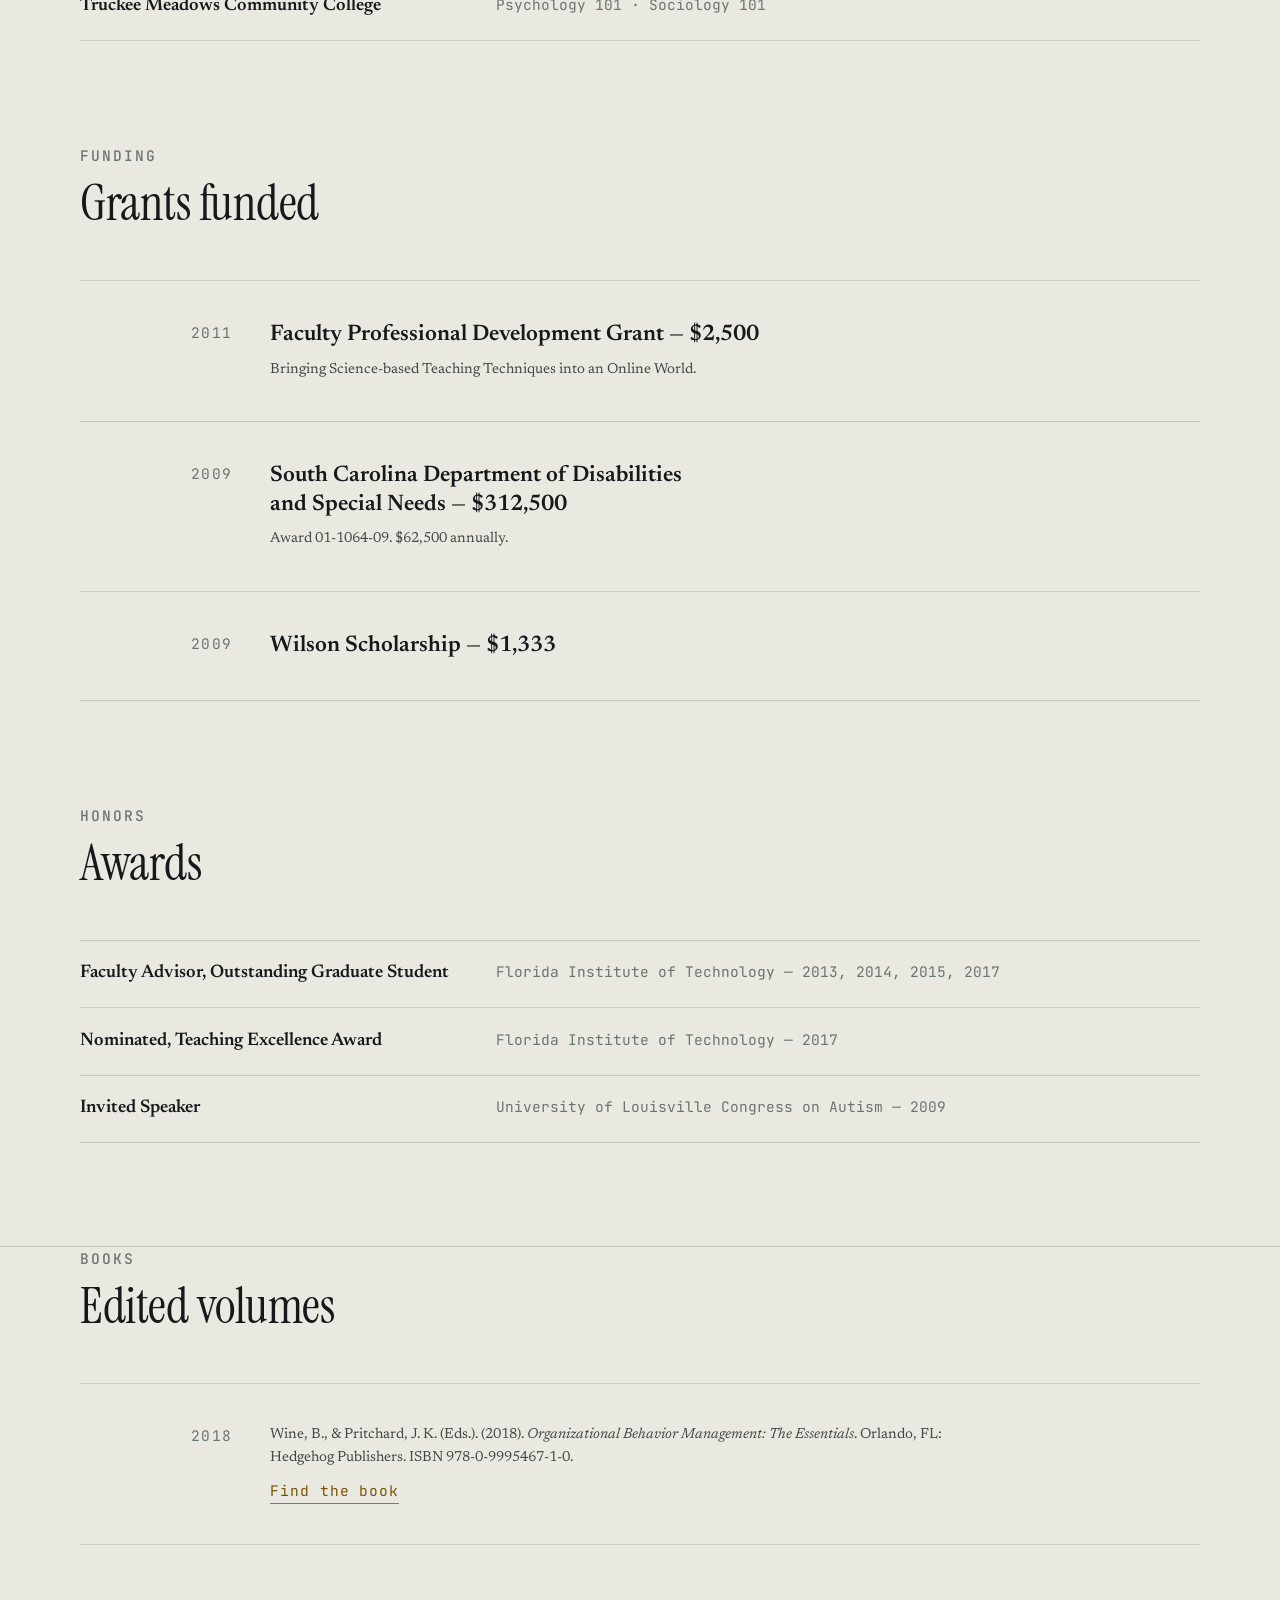
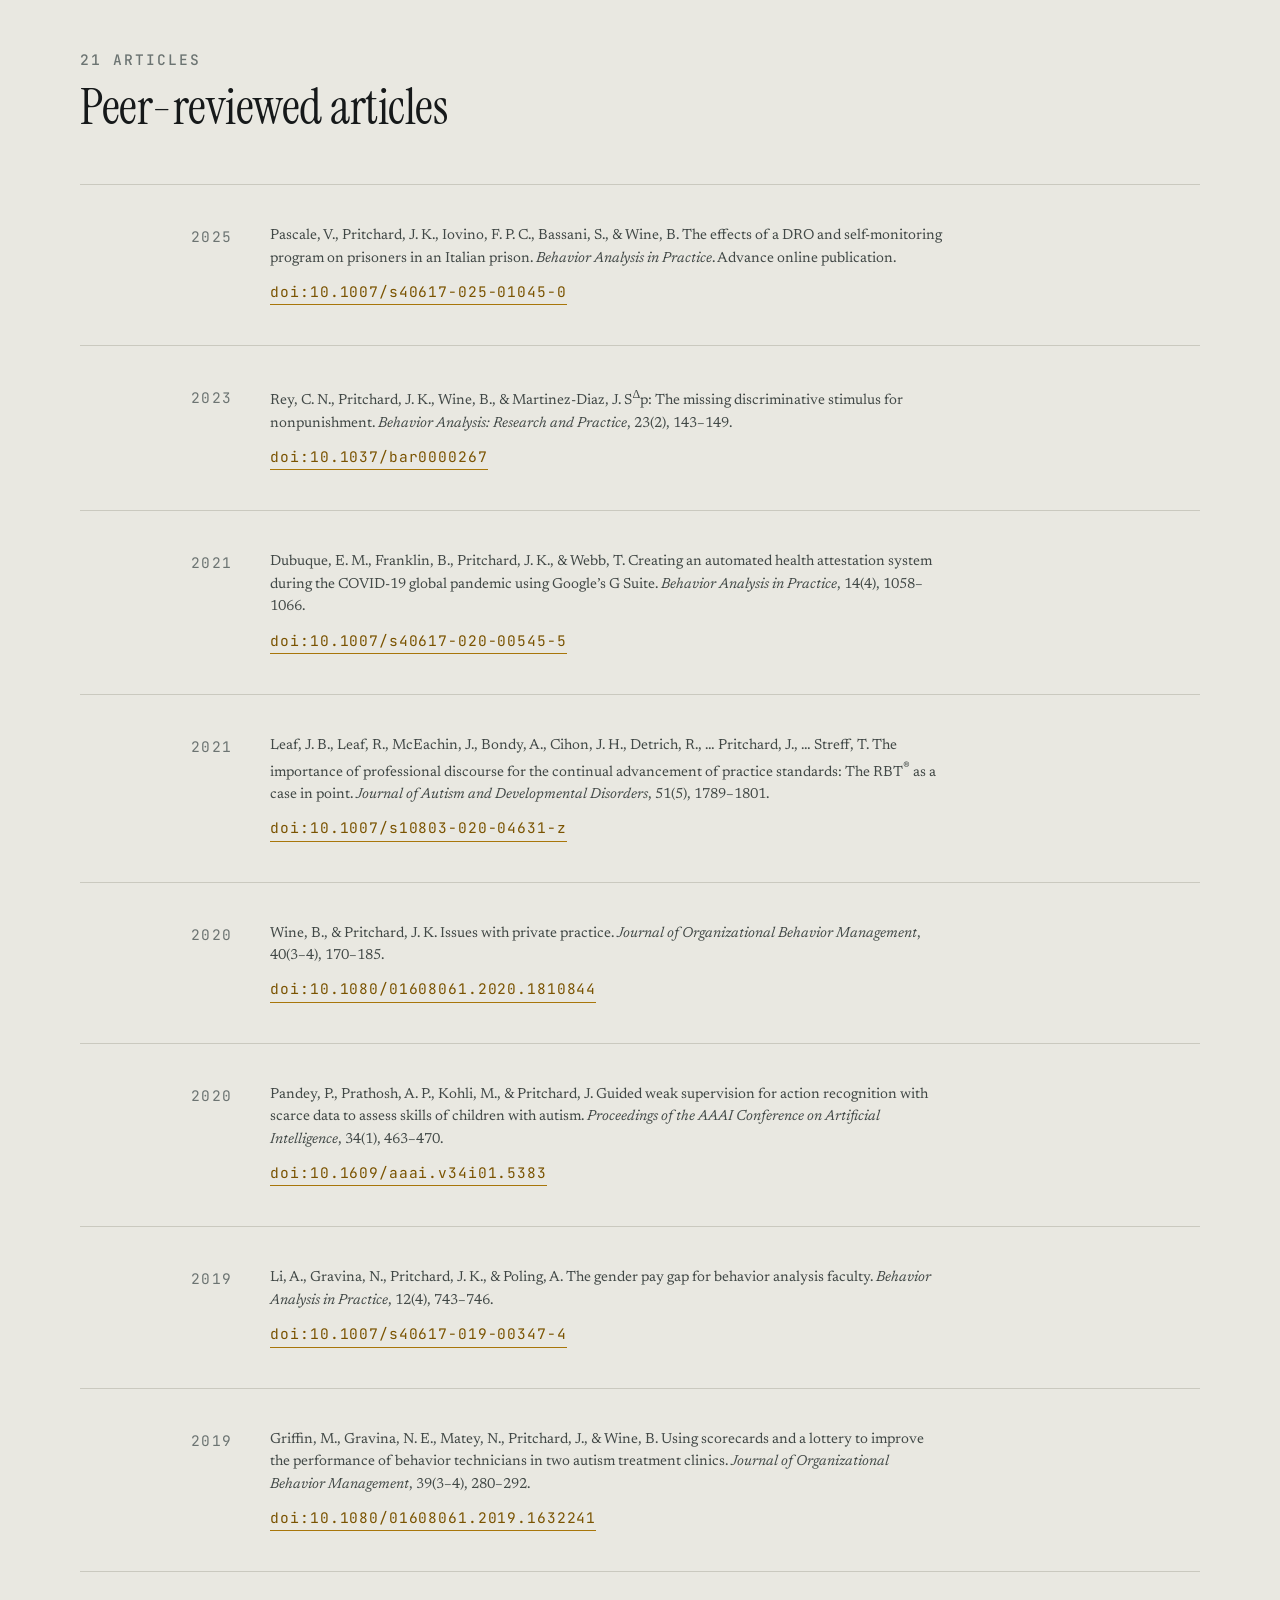
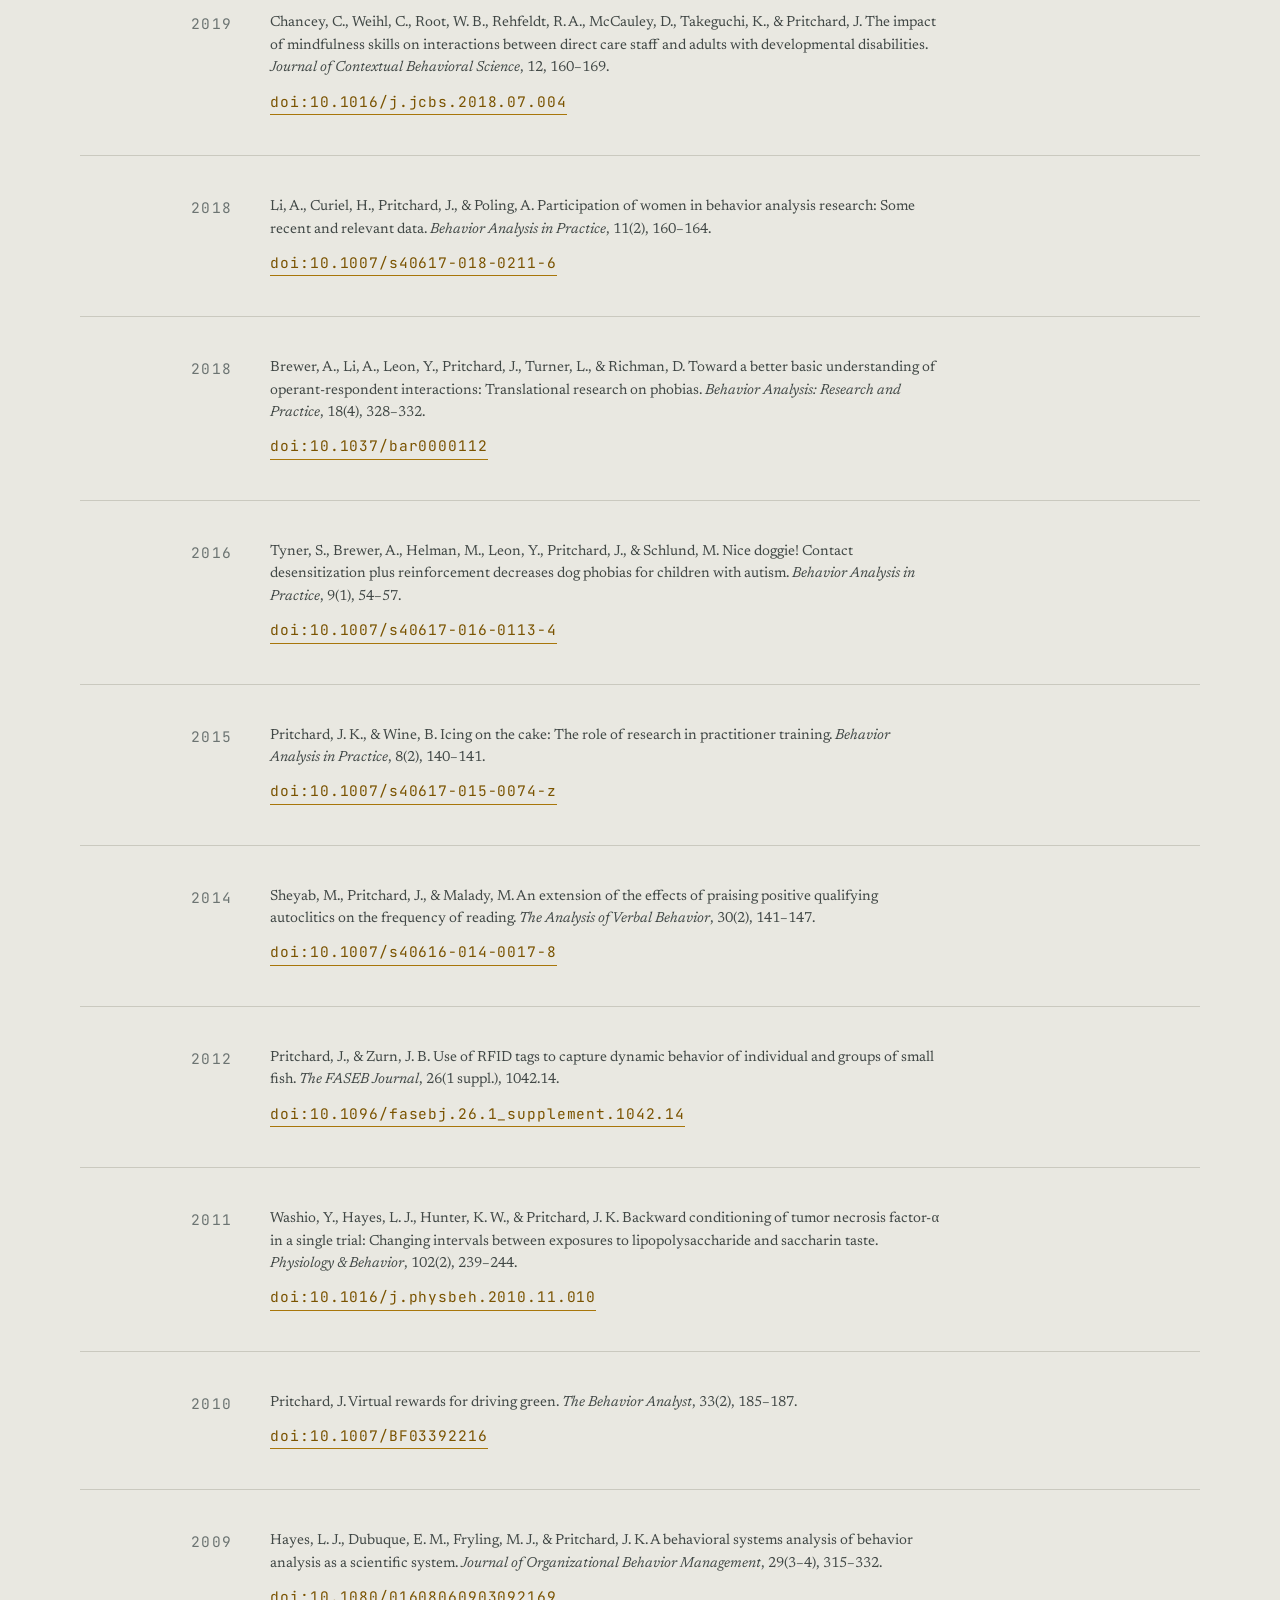
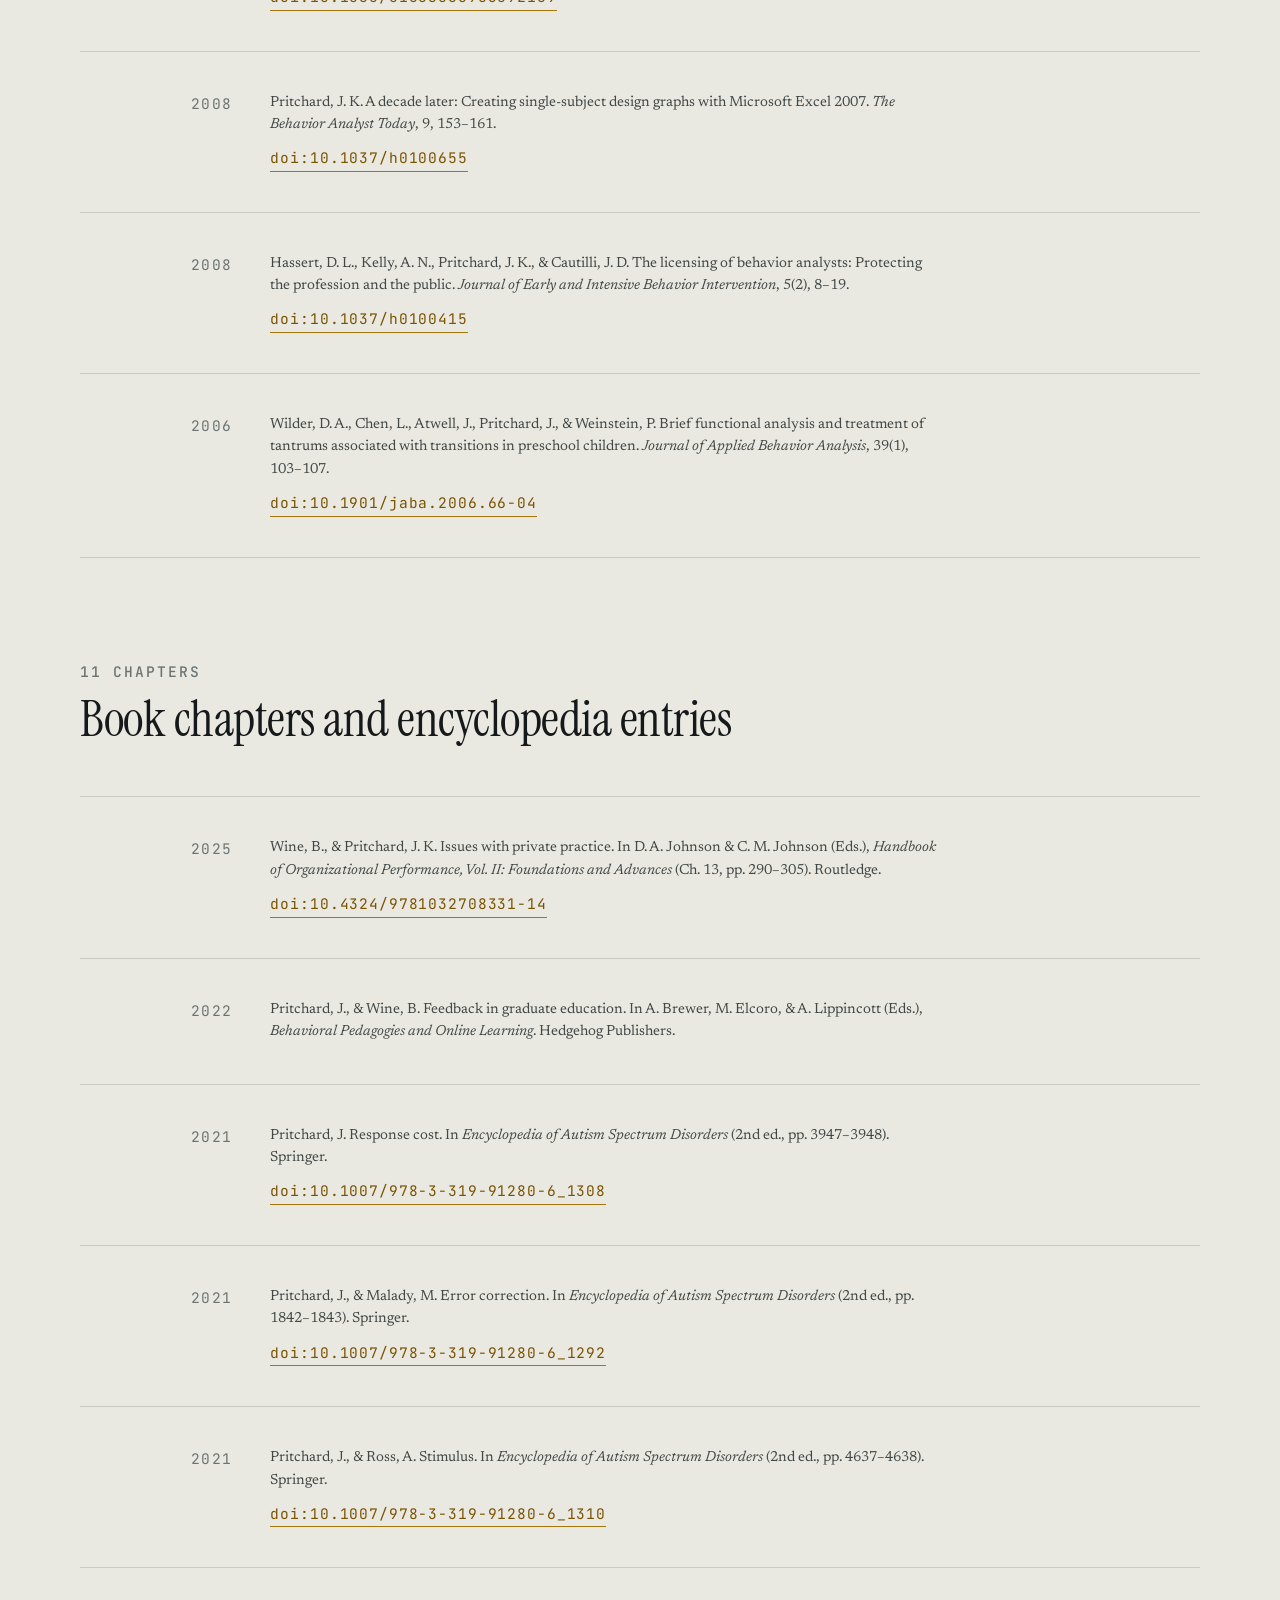
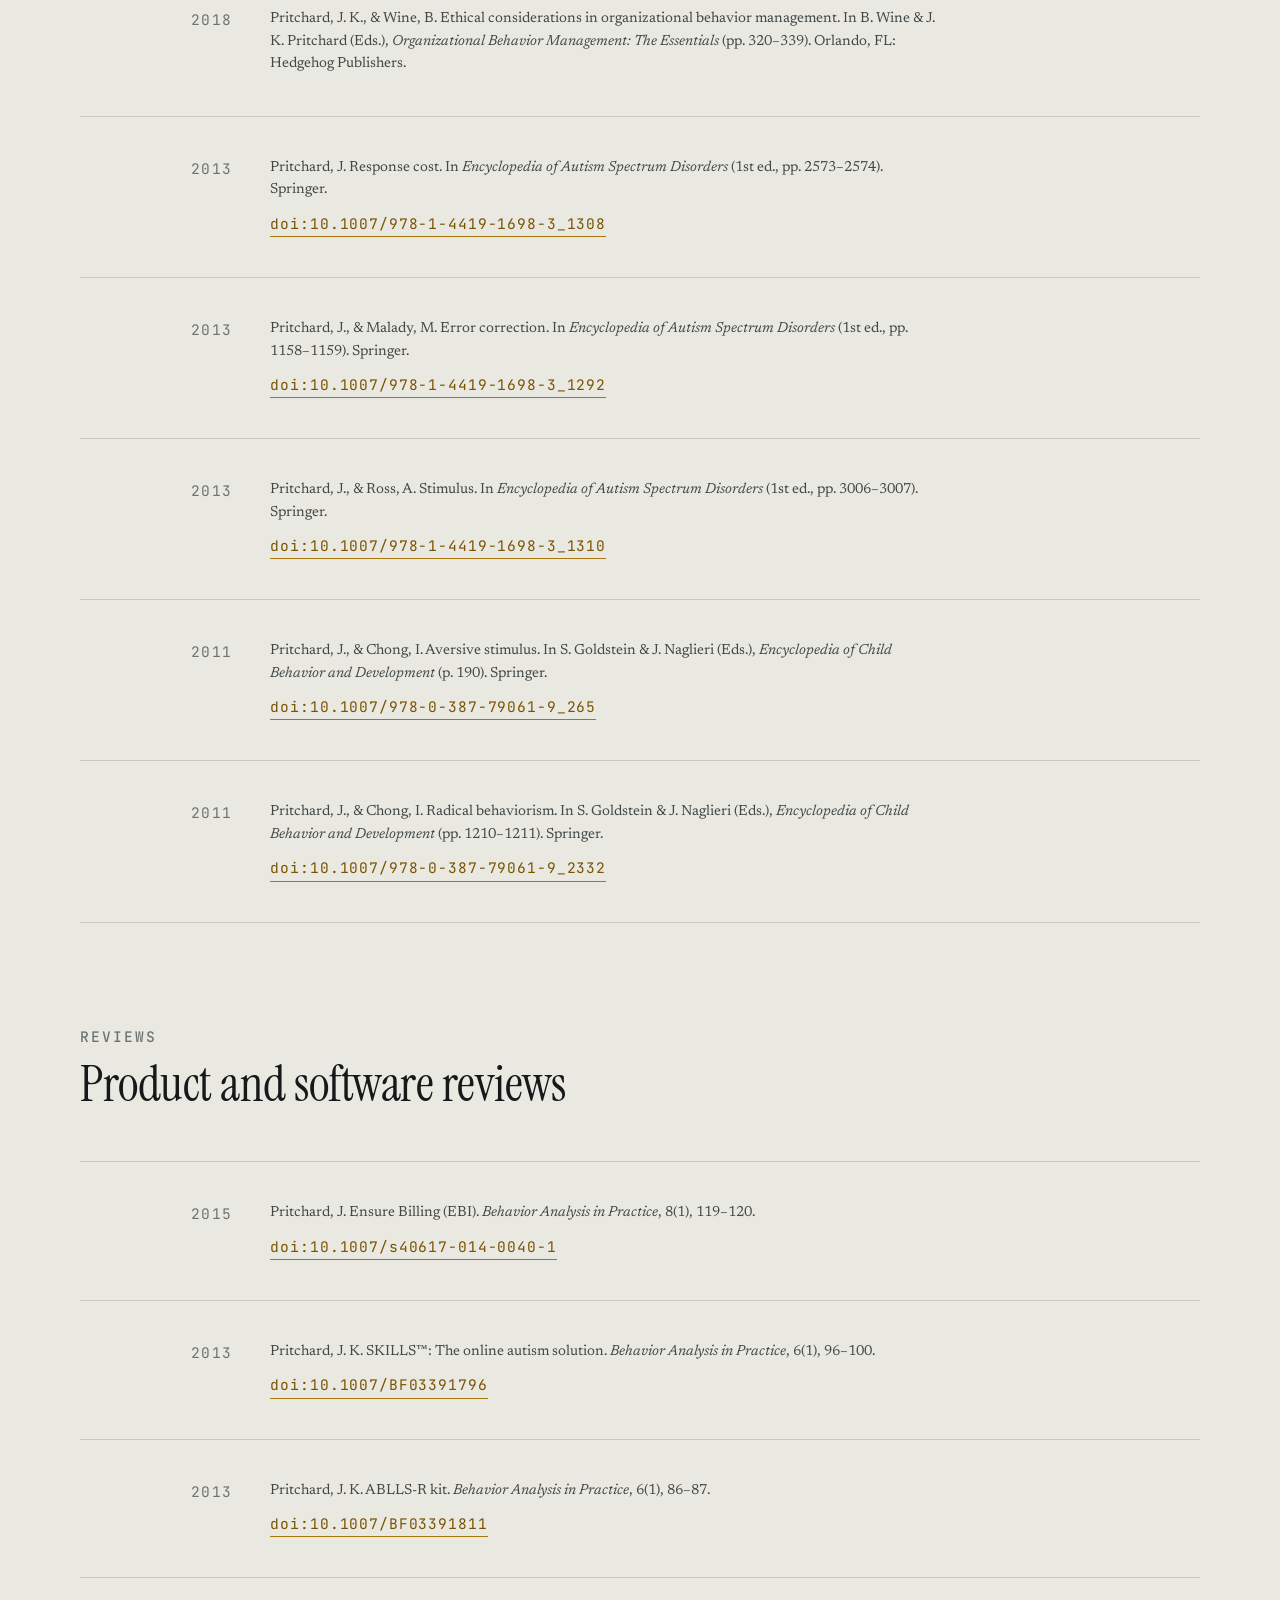
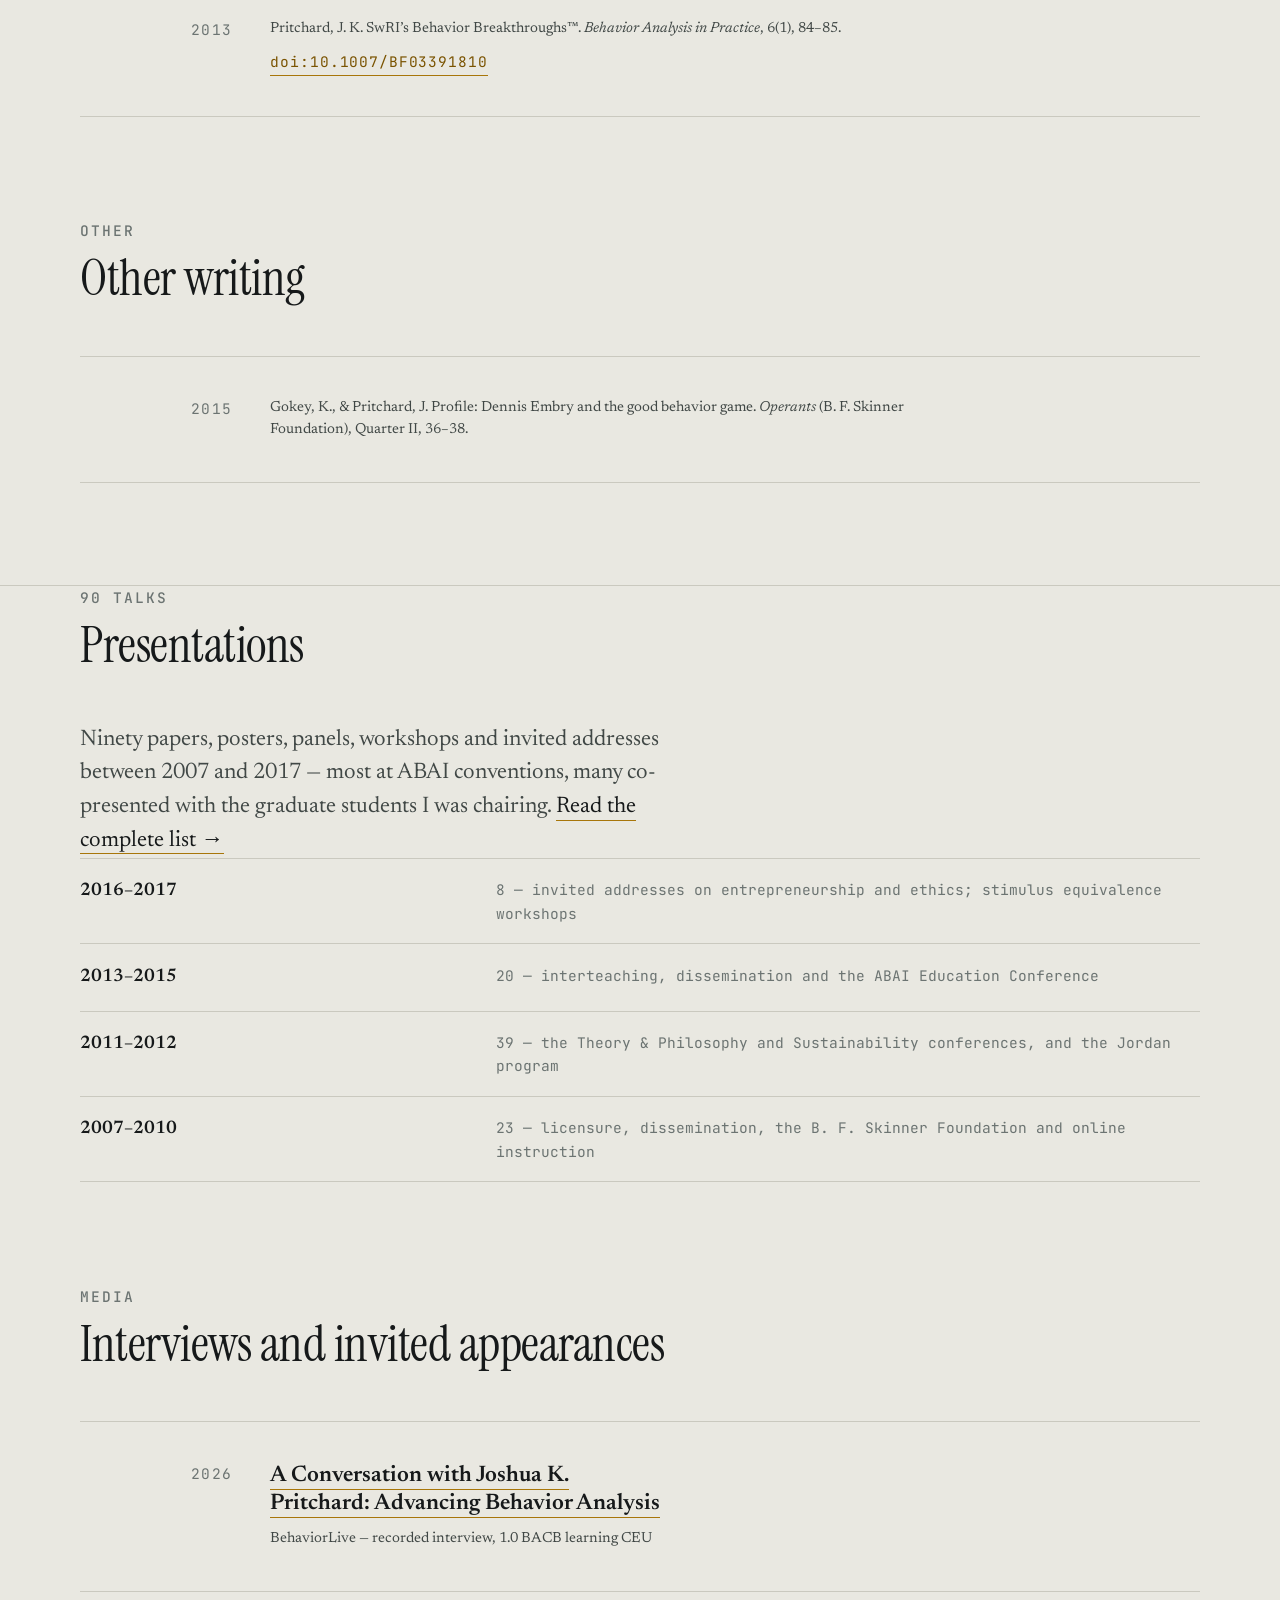
<file: cv.html>
<!doctype html>
<html lang="en">
<head>
<meta charset="utf-8" />
<meta name="viewport" content="width=device-width, initial-scale=1" />
<title>CV — Josh Pritchard, PhD</title>
<meta name="description" content="Full curriculum vitae: education, appointments, editorial service, teaching, grants, and every verified publication." />
<link rel="canonical" href="https://joshpritchard.com/cv.html" />
<meta name="author" content="Josh Pritchard" />
<meta property="og:type" content="article" />
<meta property="og:site_name" content="Josh Pritchard" />
<meta property="og:title" content="CV — Josh Pritchard, PhD" />
<meta property="og:description" content="Full curriculum vitae: education, appointments, editorial service, teaching, grants, and every verified publication." />
<meta property="og:url" content="https://joshpritchard.com/cv.html" />
<meta property="og:image" content="https://joshpritchard.com/og.jpg" />
<meta property="og:image:width" content="1200" />
<meta property="og:image:height" content="630" />
<meta name="twitter:card" content="summary_large_image" />
<meta name="twitter:title" content="CV — Josh Pritchard, PhD" />
<meta name="twitter:description" content="Full curriculum vitae: education, appointments, editorial service, teaching, grants, and every verified publication." />
<meta name="twitter:image" content="https://joshpritchard.com/og.jpg" />
<meta name="theme-color" content="#101415" />
<link rel="icon" href="/favicon.svg" type="image/svg+xml" />
<link rel="apple-touch-icon" href="/icon-180.png" />
<link rel="preconnect" href="https://fonts.googleapis.com" />
<link rel="preconnect" href="https://fonts.gstatic.com" crossorigin />
<link rel="stylesheet" href="https://fonts.googleapis.com/css2?family=Instrument+Serif:ital@0;1&family=JetBrains+Mono:wght@400;500&family=Newsreader:ital,opsz,wght@0,6..72,300..600;1,6..72,300..500&display=swap" />
<link rel="stylesheet" href="/site.css" />
<script>(function(){try{var t=localStorage.getItem("jp-theme");if(t==="dark"||t==="light")document.documentElement.setAttribute("data-theme",t);}catch(e){}})();</script>

</head>
<body>
<a class="skip" href="#main">Skip to content</a>
<header class="masthead">
  <div class="wrap masthead__inner">
    <a class="wordmark" href="/">Josh Pritchard <span>PhD</span></a>
    <nav aria-label="Primary">
      <ul class="nav">
        <li><a href="/">Home</a></li>
        <li><a href="/about.html">About</a></li>
        <li><a href="/work.html">Work</a></li>
        <li><a href="/quick-review.html">Quick Review</a></li>
        <li><a href="/ai-consultancy.html">AI</a></li>
        <li><a href="/writing.html">Writing</a></li>
        <li><a href="/cv.html" aria-current="page">CV</a></li>
        <li><a href="/contact.html">Contact</a></li>
      </ul>
    </nav>
  </div>
</header>
<main id="main">
<section class="band">
  <div class="wrap">
    <div class="railed">
      <div class="rail rev">Curriculum vitae</div>
      <div class="flow">
        <h1 class="h-section rev">The complete record</h1>
        <p class="lede rev">Education, appointments, editorial service, teaching, grants, and every publication I can verify — thirty-eight of them, 2006 to 2025. The ninety conference presentations live on <a class="link" href="/presentations.html">their own page</a>. Last updated September 2026.</p>
      </div>
    </div>
  </div>
</section>
<section class="band"><div class="wrap">
  <div class="section-head rev"><span class="label">Degrees</span><h2 class="h-section">Education</h2></div>
  <ul class="entries">
    <li class="entry rev"><div class="entry__meta">2012</div><div class="entry__body"><h3 class="h-small">PhD, Behavior Analysis — University of Nevada, Reno</h3><p class="cite">Dissertation: <em>An Investigation into Subjectivity and Implicit Cognitions: Explorations in Dissemination</em>. Chair: Linda J. Hayes, PhD.</p></div></li>
    <li class="entry rev"><div class="entry__meta">2005</div><div class="entry__body"><h3 class="h-small">MS, Applied Behavior Analysis — Florida Institute of Technology</h3><p class="cite">Thesis: <em>The Effects of Fluency on Retention in Individuals with Mental Retardation</em>.</p></div></li>
    <li class="entry rev"><div class="entry__meta">2003</div><div class="entry__body"><h3 class="h-small">BS, Psychology, cum laude — Florida Institute of Technology</h3></div></li>
  </ul></div></section>
<section class="band"><div class="wrap">
  <div class="section-head rev"><span class="label">Positions</span><h2 class="h-section">Founder and operator</h2></div>
  <ul class="deflist rev">
    <li><b>Founder and operator, Adventure Child Therapy (ACT)</b><span>Colorado and Oklahoma — 2021 to present</span></li>
    <li><b>Founder, Factari and Factari CoOp</b><span>2015 to present</span></li>
    <li><b>Founder, Lodestone Academy</b><span>Orlando, Florida — 2013 to present</span></li>
    <li><b>Founder and Vice President, Hedgehog Publishers</b><span>Florida — 2016 to 2023</span></li>
    <li><b>Founder, JKP Analysts, LLC</b><span>Orlando, Florida — 2006 to 2019</span></li>
    <li><b>Launched and opened centers, Fit Learning</b><span>Orlando, Washington DC, Denver, Austin, Kansas City, Bay Area</span></li>
  </ul></div></section>
<section class="band"><div class="wrap">
  <div class="section-head rev"><span class="label">Positions</span><h2 class="h-section">Executive and clinical leadership</h2></div>
  <ul class="deflist rev">
    <li><b>Executive Director, Aspire Early Intervention</b><span>New South Wales, Australia — 2022 to 2024</span></li>
    <li><b>President and Partner, Behavior Analyst Mentorship Network</b><span>2016 to 2018</span></li>
    <li><b>Consultant</b><span>State facilities under U.S. Department of Justice review</span></li>
    <li><b>Research Consultant</b><span>Great Plains Autism Spectrum Disorder Treatment Program — 2009</span></li>
    <li><b>Behavior Analytic Intern</b><span>Person Centered Assessment, Training and Habilitation — 2007 to 2008</span></li>
    <li><b>Psychology Extern</b><span>Sierra Regional Center, Reno, Nevada — 2007 to 2008</span></li>
    <li><b>Behavior Analyst</b><span>Columbus Organization, Knoxville, Tennessee — 2006 to 2007</span></li>
    <li><b>Interdisciplinary Team Leader</b><span>Oakwood Community Center (ICF/MR), Somerset, Kentucky — 2005 to 2006</span></li>
    <li><b>Behavior Analyst</b><span>Devereux Hospitals, Viera Campus, Florida — 2004 to 2006</span></li>
    <li><b>Behavior Analyst</b><span>Florida Tech Behavioral Services — 2004 to 2006</span></li>
    <li><b>Behavior Technician</b><span>Intervention Services, Melbourne, Florida — 2003 to 2004</span></li>
    <li><b>Direct Care Provider</b><span>Devereux Hospitals, Viera Campus, Florida — 2002 to 2003</span></li>
  </ul></div></section>
<section class="band"><div class="wrap">
  <div class="section-head rev"><span class="label">Positions</span><h2 class="h-section">Academic appointments</h2></div>
  <ul class="deflist rev">
    <li><b>Faculty, University of Central Florida</b><span>Orlando, Florida — 2018 to 2022</span></li>
    <li><b>Program Director, Online Master of Arts</b><span>Southern Illinois University, Carbondale — 2017 to 2018</span></li>
    <li><b>Founding Chair, Hybrid MA in Professional Behavior Analysis</b><span>Built and chaired the program — Florida Institute of Technology, 2012 to 2017</span></li>
    <li><b>Assistant Professor, School of Behavior Analysis</b><span>Florida Institute of Technology — 2012 to 2017</span></li>
    <li><b>Instructor</b><span>Florida Institute of Technology — 2010 to 2012</span></li>
    <li><b>Adjunct Instructor, Department of Psychology</b><span>University of Houston–Downtown — 2008 to 2010</span></li>
    <li><b>Adjunct Instructor, Department of Psychology</b><span>University of Nevada, Reno — 2007 to 2010</span></li>
    <li><b>Graduate Assistant, Graduate School</b><span>University of Nevada, Reno — 2007 to 2010</span></li>
    <li><b>Co-Instructor, ABA Tech</b><span>Florida Institute of Technology — 2007 to 2008</span></li>
    <li><b>Instructor, Social Sciences</b><span>Truckee Meadows Community College — 2009</span></li>
    <li><b>Instructor</b><span>Jordan University of Science and Technology, Irbid, Jordan — 2008</span></li>
    <li><b>Teaching Assistant, School of Psychology</b><span>Florida Institute of Technology — 2005</span></li>
    <li><b>Research Assistant, School of Psychology</b><span>Florida Institute of Technology — 2004 to 2005</span></li>
  </ul></div></section>
<section class="band band--rule"><div class="wrap">
  <div class="section-head rev"><span class="label">Journals</span><h2 class="h-section">Editorial service</h2></div>
  <ul class="deflist rev">
    <li><b>Associate Editor</b><span>Behavior Analysis in Practice</span></li>
    <li><b>Associate Editor</b><span>Behavior Analysis: Research &amp; Practice</span></li>
    <li><b>Guest reviewer</b><span>Journal of Contextual Behavioral Science · The Analysis of Verbal Behavior · The Psychological Record · The Behavior Analyst · Behavior Analysis in Practice · The Journal of Behavioral and Neuroscience Research · Behavior Analyst Today</span></li>
    <li><b>Columnist, “Field Gear”</b><span>Behavior Analysis in Practice — 2013 to 2015</span></li>
    <li><b>Co-editor, Science in Autism Treatment</b><span>Association for Science in Autism Treatment, with David Celiberti — 2009 to 2013</span></li>
  </ul></div></section>
<section class="band"><div class="wrap">
  <div class="section-head rev"><span class="label">Service</span><h2 class="h-section">Professional service</h2></div>
  <ul class="deflist rev">
    <li><b>President</b><span>Florida Association for Behavior Analysis (FABA) — 2020 to 2021</span></li>
    <li><b>President</b><span>Association for Science in Autism Treatment (ASAT)</span></li>
    <li><b>Board of Directors</b><span>Association for Science in Autism Treatment — 2008 to 2015</span></li>
    <li><b>President</b><span>Tennessee Association for Behavior Analysis (TABA)</span></li>
    <li><b>President-Elect</b><span>Tennessee Association for Behavior Analysis — 2006 to 2007</span></li>
    <li><b>Member, Supervision Task Force</b><span>Behavior Analyst Certification Board (BACB)</span></li>
    <li><b>Representative to the Coalition of Behavioral Organizations</b><span>Association for Contextual Behavioral Science (ACBS)</span></li>
    <li><b>Student Representative, Executive Council</b><span>Association for Behavior Analysis International — 2008 to 2011</span></li>
    <li><b>Founding Chair, Disseminating Behavior Analysis SIG</b><span>Association for Behavior Analysis International — 2007 to 2011</span></li>
    <li><b>Member, Social Media Task Force</b><span>Association for Behavior Analysis International — 2017</span></li>
    <li><b>Practice Board and Public Relations Task Force</b><span>Association for Behavior Analysis International — 2009</span></li>
    <li><b>Advisor</b><span>Cambridge Center for Behavioral Studies — 2015 to present</span></li>
    <li><b>Chair, Exceptional Student Group</b><span>Cambridge Center for Behavioral Studies — 2013 to present</span></li>
    <li><b>Chair, Archival Committee</b><span>B. F. Skinner Foundation — 2010 to 2012</span></li>
    <li><b>Behavioral Science Grand Judge</b><span>Intel International Science and Engineering Fair — 2009, 2011</span></li>
  </ul></div></section>
<section class="band"><div class="wrap">
  <div class="section-head rev"><span class="label">Teaching</span><h2 class="h-section">Courses taught</h2></div>
  <ul class="deflist rev">
    <li><b>Florida Institute of Technology</b><span>Measurement and Data Systems · Behavior Analytic Writing · Behavior Analytic Supervision · Foundations, Concepts and Principles of Behavior · Introduction to Organizational Behavior Management · Aquatic Animal Behavior (lab)</span></li>
    <li><b>University of Nevada, Reno</b><span>Emotions and Motivation</span></li>
    <li><b>University of Houston–Downtown</b><span>Applied Behavior Analysis I · Applied Behavior Analysis II (web-based)</span></li>
    <li><b>Truckee Meadows Community College</b><span>Psychology 101 · Sociology 101</span></li>
  </ul></div></section>
<section class="band"><div class="wrap">
  <div class="section-head rev"><span class="label">Funding</span><h2 class="h-section">Grants funded</h2></div>
  <ul class="entries">
    <li class="entry rev"><div class="entry__meta">2011</div><div class="entry__body"><h3 class="h-small">Faculty Professional Development Grant — $2,500</h3><p class="cite">Bringing Science-based Teaching Techniques into an Online World.</p></div></li>
    <li class="entry rev"><div class="entry__meta">2009</div><div class="entry__body"><h3 class="h-small">South Carolina Department of Disabilities and Special Needs — $312,500</h3><p class="cite">Award 01-1064-09. $62,500 annually.</p></div></li>
    <li class="entry rev"><div class="entry__meta">2009</div><div class="entry__body"><h3 class="h-small">Wilson Scholarship — $1,333</h3></div></li>
  </ul></div></section>
<section class="band"><div class="wrap">
  <div class="section-head rev"><span class="label">Honors</span><h2 class="h-section">Awards</h2></div>
  <ul class="deflist rev">
    <li><b>Faculty Advisor, Outstanding Graduate Student</b><span>Florida Institute of Technology — 2013, 2014, 2015, 2017</span></li>
    <li><b>Nominated, Teaching Excellence Award</b><span>Florida Institute of Technology — 2017</span></li>
    <li><b>Invited Speaker</b><span>University of Louisville Congress on Autism — 2009</span></li>
  </ul></div></section>
<section class="band band--rule"><div class="wrap">
  <div class="section-head rev"><span class="label">Books</span><h2 class="h-section">Edited volumes</h2></div>
  <ul class="entries"><li class="entry rev"><div class="entry__meta">2018</div><div class="entry__body"><p class="cite">Wine, B., &amp; Pritchard, J. K. (Eds.). (2018). <em>Organizational Behavior Management: The Essentials</em>. Orlando, FL: Hedgehog Publishers. ISBN 978-0-9995467-1-0.</p><a class="entry__role link" href="https://books.google.com/books/about/Organizational_Behavior_Management.html?id=zxJFygEACAAJ" rel="noopener" style="align-self:flex-start">Find the book</a></div></li></ul></div></section>
<section class="band"><div class="wrap">
  <div class="section-head rev"><span class="label">21 articles</span><h2 class="h-section">Peer-reviewed articles</h2></div>
  <ul class="entries">
    <li class="entry rev"><div class="entry__meta">2025</div><div class="entry__body"><p class="cite">Pascale, V., Pritchard, J. K., Iovino, F. P. C., Bassani, S., &amp; Wine, B. The effects of a DRO and self-monitoring program on prisoners in an Italian prison. <em>Behavior Analysis in Practice</em>. Advance online publication.</p><a class="entry__role link" href="https://doi.org/10.1007/s40617-025-01045-0" rel="noopener" style="align-self:flex-start">doi:10.1007/s40617-025-01045-0</a></div></li>
    <li class="entry rev"><div class="entry__meta">2023</div><div class="entry__body"><p class="cite">Rey, C. N., Pritchard, J. K., Wine, B., &amp; Martinez-Diaz, J. S<sup>Δ</sup>p: The missing discriminative stimulus for nonpunishment. <em>Behavior Analysis: Research and Practice</em>, 23(2), 143–149.</p><a class="entry__role link" href="https://doi.org/10.1037/bar0000267" rel="noopener" style="align-self:flex-start">doi:10.1037/bar0000267</a></div></li>
    <li class="entry rev"><div class="entry__meta">2021</div><div class="entry__body"><p class="cite">Dubuque, E. M., Franklin, B., Pritchard, J. K., &amp; Webb, T. Creating an automated health attestation system during the COVID-19 global pandemic using Google&rsquo;s G Suite. <em>Behavior Analysis in Practice</em>, 14(4), 1058–1066.</p><a class="entry__role link" href="https://doi.org/10.1007/s40617-020-00545-5" rel="noopener" style="align-self:flex-start">doi:10.1007/s40617-020-00545-5</a></div></li>
    <li class="entry rev"><div class="entry__meta">2021</div><div class="entry__body"><p class="cite">Leaf, J. B., Leaf, R., McEachin, J., Bondy, A., Cihon, J. H., Detrich, R., … Pritchard, J., … Streff, T. The importance of professional discourse for the continual advancement of practice standards: The RBT<sup>®</sup> as a case in point. <em>Journal of Autism and Developmental Disorders</em>, 51(5), 1789–1801.</p><a class="entry__role link" href="https://doi.org/10.1007/s10803-020-04631-z" rel="noopener" style="align-self:flex-start">doi:10.1007/s10803-020-04631-z</a></div></li>
    <li class="entry rev"><div class="entry__meta">2020</div><div class="entry__body"><p class="cite">Wine, B., &amp; Pritchard, J. K. Issues with private practice. <em>Journal of Organizational Behavior Management</em>, 40(3–4), 170–185.</p><a class="entry__role link" href="https://doi.org/10.1080/01608061.2020.1810844" rel="noopener" style="align-self:flex-start">doi:10.1080/01608061.2020.1810844</a></div></li>
    <li class="entry rev"><div class="entry__meta">2020</div><div class="entry__body"><p class="cite">Pandey, P., Prathosh, A. P., Kohli, M., &amp; Pritchard, J. Guided weak supervision for action recognition with scarce data to assess skills of children with autism. <em>Proceedings of the AAAI Conference on Artificial Intelligence</em>, 34(1), 463–470.</p><a class="entry__role link" href="https://doi.org/10.1609/aaai.v34i01.5383" rel="noopener" style="align-self:flex-start">doi:10.1609/aaai.v34i01.5383</a></div></li>
    <li class="entry rev"><div class="entry__meta">2019</div><div class="entry__body"><p class="cite">Li, A., Gravina, N., Pritchard, J. K., &amp; Poling, A. The gender pay gap for behavior analysis faculty. <em>Behavior Analysis in Practice</em>, 12(4), 743–746.</p><a class="entry__role link" href="https://doi.org/10.1007/s40617-019-00347-4" rel="noopener" style="align-self:flex-start">doi:10.1007/s40617-019-00347-4</a></div></li>
    <li class="entry rev"><div class="entry__meta">2019</div><div class="entry__body"><p class="cite">Griffin, M., Gravina, N. E., Matey, N., Pritchard, J., &amp; Wine, B. Using scorecards and a lottery to improve the performance of behavior technicians in two autism treatment clinics. <em>Journal of Organizational Behavior Management</em>, 39(3–4), 280–292.</p><a class="entry__role link" href="https://doi.org/10.1080/01608061.2019.1632241" rel="noopener" style="align-self:flex-start">doi:10.1080/01608061.2019.1632241</a></div></li>
    <li class="entry rev"><div class="entry__meta">2019</div><div class="entry__body"><p class="cite">Chancey, C., Weihl, C., Root, W. B., Rehfeldt, R. A., McCauley, D., Takeguchi, K., &amp; Pritchard, J. The impact of mindfulness skills on interactions between direct care staff and adults with developmental disabilities. <em>Journal of Contextual Behavioral Science</em>, 12, 160–169.</p><a class="entry__role link" href="https://doi.org/10.1016/j.jcbs.2018.07.004" rel="noopener" style="align-self:flex-start">doi:10.1016/j.jcbs.2018.07.004</a></div></li>
    <li class="entry rev"><div class="entry__meta">2018</div><div class="entry__body"><p class="cite">Li, A., Curiel, H., Pritchard, J., &amp; Poling, A. Participation of women in behavior analysis research: Some recent and relevant data. <em>Behavior Analysis in Practice</em>, 11(2), 160–164.</p><a class="entry__role link" href="https://doi.org/10.1007/s40617-018-0211-6" rel="noopener" style="align-self:flex-start">doi:10.1007/s40617-018-0211-6</a></div></li>
    <li class="entry rev"><div class="entry__meta">2018</div><div class="entry__body"><p class="cite">Brewer, A., Li, A., Leon, Y., Pritchard, J., Turner, L., &amp; Richman, D. Toward a better basic understanding of operant-respondent interactions: Translational research on phobias. <em>Behavior Analysis: Research and Practice</em>, 18(4), 328–332.</p><a class="entry__role link" href="https://doi.org/10.1037/bar0000112" rel="noopener" style="align-self:flex-start">doi:10.1037/bar0000112</a></div></li>
    <li class="entry rev"><div class="entry__meta">2016</div><div class="entry__body"><p class="cite">Tyner, S., Brewer, A., Helman, M., Leon, Y., Pritchard, J., &amp; Schlund, M. Nice doggie! Contact desensitization plus reinforcement decreases dog phobias for children with autism. <em>Behavior Analysis in Practice</em>, 9(1), 54–57.</p><a class="entry__role link" href="https://doi.org/10.1007/s40617-016-0113-4" rel="noopener" style="align-self:flex-start">doi:10.1007/s40617-016-0113-4</a></div></li>
    <li class="entry rev"><div class="entry__meta">2015</div><div class="entry__body"><p class="cite">Pritchard, J. K., &amp; Wine, B. Icing on the cake: The role of research in practitioner training. <em>Behavior Analysis in Practice</em>, 8(2), 140–141.</p><a class="entry__role link" href="https://doi.org/10.1007/s40617-015-0074-z" rel="noopener" style="align-self:flex-start">doi:10.1007/s40617-015-0074-z</a></div></li>
    <li class="entry rev"><div class="entry__meta">2014</div><div class="entry__body"><p class="cite">Sheyab, M., Pritchard, J., &amp; Malady, M. An extension of the effects of praising positive qualifying autoclitics on the frequency of reading. <em>The Analysis of Verbal Behavior</em>, 30(2), 141–147.</p><a class="entry__role link" href="https://doi.org/10.1007/s40616-014-0017-8" rel="noopener" style="align-self:flex-start">doi:10.1007/s40616-014-0017-8</a></div></li>
    <li class="entry rev"><div class="entry__meta">2012</div><div class="entry__body"><p class="cite">Pritchard, J., &amp; Zurn, J. B. Use of RFID tags to capture dynamic behavior of individual and groups of small fish. <em>The FASEB Journal</em>, 26(1 suppl.), 1042.14.</p><a class="entry__role link" href="https://doi.org/10.1096/fasebj.26.1_supplement.1042.14" rel="noopener" style="align-self:flex-start">doi:10.1096/fasebj.26.1_supplement.1042.14</a></div></li>
    <li class="entry rev"><div class="entry__meta">2011</div><div class="entry__body"><p class="cite">Washio, Y., Hayes, L. J., Hunter, K. W., &amp; Pritchard, J. K. Backward conditioning of tumor necrosis factor-α in a single trial: Changing intervals between exposures to lipopolysaccharide and saccharin taste. <em>Physiology &amp; Behavior</em>, 102(2), 239–244.</p><a class="entry__role link" href="https://doi.org/10.1016/j.physbeh.2010.11.010" rel="noopener" style="align-self:flex-start">doi:10.1016/j.physbeh.2010.11.010</a></div></li>
    <li class="entry rev"><div class="entry__meta">2010</div><div class="entry__body"><p class="cite">Pritchard, J. Virtual rewards for driving green. <em>The Behavior Analyst</em>, 33(2), 185–187.</p><a class="entry__role link" href="https://doi.org/10.1007/BF03392216" rel="noopener" style="align-self:flex-start">doi:10.1007/BF03392216</a></div></li>
    <li class="entry rev"><div class="entry__meta">2009</div><div class="entry__body"><p class="cite">Hayes, L. J., Dubuque, E. M., Fryling, M. J., &amp; Pritchard, J. K. A behavioral systems analysis of behavior analysis as a scientific system. <em>Journal of Organizational Behavior Management</em>, 29(3–4), 315–332.</p><a class="entry__role link" href="https://doi.org/10.1080/01608060903092169" rel="noopener" style="align-self:flex-start">doi:10.1080/01608060903092169</a></div></li>
    <li class="entry rev"><div class="entry__meta">2008</div><div class="entry__body"><p class="cite">Pritchard, J. K. A decade later: Creating single-subject design graphs with Microsoft Excel 2007. <em>The Behavior Analyst Today</em>, 9, 153–161.</p><a class="entry__role link" href="https://doi.org/10.1037/h0100655" rel="noopener" style="align-self:flex-start">doi:10.1037/h0100655</a></div></li>
    <li class="entry rev"><div class="entry__meta">2008</div><div class="entry__body"><p class="cite">Hassert, D. L., Kelly, A. N., Pritchard, J. K., &amp; Cautilli, J. D. The licensing of behavior analysts: Protecting the profession and the public. <em>Journal of Early and Intensive Behavior Intervention</em>, 5(2), 8–19.</p><a class="entry__role link" href="https://doi.org/10.1037/h0100415" rel="noopener" style="align-self:flex-start">doi:10.1037/h0100415</a></div></li>
    <li class="entry rev"><div class="entry__meta">2006</div><div class="entry__body"><p class="cite">Wilder, D. A., Chen, L., Atwell, J., Pritchard, J., &amp; Weinstein, P. Brief functional analysis and treatment of tantrums associated with transitions in preschool children. <em>Journal of Applied Behavior Analysis</em>, 39(1), 103–107.</p><a class="entry__role link" href="https://doi.org/10.1901/jaba.2006.66-04" rel="noopener" style="align-self:flex-start">doi:10.1901/jaba.2006.66-04</a></div></li>
  </ul></div></section>
<section class="band"><div class="wrap">
  <div class="section-head rev"><span class="label">11 chapters</span><h2 class="h-section">Book chapters and encyclopedia entries</h2></div>
  <ul class="entries">
    <li class="entry rev"><div class="entry__meta">2025</div><div class="entry__body"><p class="cite">Wine, B., &amp; Pritchard, J. K. Issues with private practice. In D. A. Johnson &amp; C. M. Johnson (Eds.), <em>Handbook of Organizational Performance, Vol. II: Foundations and Advances</em> (Ch. 13, pp. 290–305). Routledge.</p><a class="entry__role link" href="https://doi.org/10.4324/9781032708331-14" rel="noopener" style="align-self:flex-start">doi:10.4324/9781032708331-14</a></div></li>
    <li class="entry rev"><div class="entry__meta">2022</div><div class="entry__body"><p class="cite">Pritchard, J., &amp; Wine, B. Feedback in graduate education. In A. Brewer, M. Elcoro, &amp; A. Lippincott (Eds.), <em>Behavioral Pedagogies and Online Learning</em>. Hedgehog Publishers.</p></div></li>
    <li class="entry rev"><div class="entry__meta">2021</div><div class="entry__body"><p class="cite">Pritchard, J. Response cost. In <em>Encyclopedia of Autism Spectrum Disorders</em> (2nd ed., pp. 3947–3948). Springer.</p><a class="entry__role link" href="https://doi.org/10.1007/978-3-319-91280-6_1308" rel="noopener" style="align-self:flex-start">doi:10.1007/978-3-319-91280-6_1308</a></div></li>
    <li class="entry rev"><div class="entry__meta">2021</div><div class="entry__body"><p class="cite">Pritchard, J., &amp; Malady, M. Error correction. In <em>Encyclopedia of Autism Spectrum Disorders</em> (2nd ed., pp. 1842–1843). Springer.</p><a class="entry__role link" href="https://doi.org/10.1007/978-3-319-91280-6_1292" rel="noopener" style="align-self:flex-start">doi:10.1007/978-3-319-91280-6_1292</a></div></li>
    <li class="entry rev"><div class="entry__meta">2021</div><div class="entry__body"><p class="cite">Pritchard, J., &amp; Ross, A. Stimulus. In <em>Encyclopedia of Autism Spectrum Disorders</em> (2nd ed., pp. 4637–4638). Springer.</p><a class="entry__role link" href="https://doi.org/10.1007/978-3-319-91280-6_1310" rel="noopener" style="align-self:flex-start">doi:10.1007/978-3-319-91280-6_1310</a></div></li>
    <li class="entry rev"><div class="entry__meta">2018</div><div class="entry__body"><p class="cite">Pritchard, J. K., &amp; Wine, B. Ethical considerations in organizational behavior management. In B. Wine &amp; J. K. Pritchard (Eds.), <em>Organizational Behavior Management: The Essentials</em> (pp. 320–339). Orlando, FL: Hedgehog Publishers.</p></div></li>
    <li class="entry rev"><div class="entry__meta">2013</div><div class="entry__body"><p class="cite">Pritchard, J. Response cost. In <em>Encyclopedia of Autism Spectrum Disorders</em> (1st ed., pp. 2573–2574). Springer.</p><a class="entry__role link" href="https://doi.org/10.1007/978-1-4419-1698-3_1308" rel="noopener" style="align-self:flex-start">doi:10.1007/978-1-4419-1698-3_1308</a></div></li>
    <li class="entry rev"><div class="entry__meta">2013</div><div class="entry__body"><p class="cite">Pritchard, J., &amp; Malady, M. Error correction. In <em>Encyclopedia of Autism Spectrum Disorders</em> (1st ed., pp. 1158–1159). Springer.</p><a class="entry__role link" href="https://doi.org/10.1007/978-1-4419-1698-3_1292" rel="noopener" style="align-self:flex-start">doi:10.1007/978-1-4419-1698-3_1292</a></div></li>
    <li class="entry rev"><div class="entry__meta">2013</div><div class="entry__body"><p class="cite">Pritchard, J., &amp; Ross, A. Stimulus. In <em>Encyclopedia of Autism Spectrum Disorders</em> (1st ed., pp. 3006–3007). Springer.</p><a class="entry__role link" href="https://doi.org/10.1007/978-1-4419-1698-3_1310" rel="noopener" style="align-self:flex-start">doi:10.1007/978-1-4419-1698-3_1310</a></div></li>
    <li class="entry rev"><div class="entry__meta">2011</div><div class="entry__body"><p class="cite">Pritchard, J., &amp; Chong, I. Aversive stimulus. In S. Goldstein &amp; J. Naglieri (Eds.), <em>Encyclopedia of Child Behavior and Development</em> (p. 190). Springer.</p><a class="entry__role link" href="https://doi.org/10.1007/978-0-387-79061-9_265" rel="noopener" style="align-self:flex-start">doi:10.1007/978-0-387-79061-9_265</a></div></li>
    <li class="entry rev"><div class="entry__meta">2011</div><div class="entry__body"><p class="cite">Pritchard, J., &amp; Chong, I. Radical behaviorism. In S. Goldstein &amp; J. Naglieri (Eds.), <em>Encyclopedia of Child Behavior and Development</em> (pp. 1210–1211). Springer.</p><a class="entry__role link" href="https://doi.org/10.1007/978-0-387-79061-9_2332" rel="noopener" style="align-self:flex-start">doi:10.1007/978-0-387-79061-9_2332</a></div></li>
  </ul></div></section>
<section class="band"><div class="wrap">
  <div class="section-head rev"><span class="label">Reviews</span><h2 class="h-section">Product and software reviews</h2></div>
  <ul class="entries">
    <li class="entry rev"><div class="entry__meta">2015</div><div class="entry__body"><p class="cite">Pritchard, J. Ensure Billing (EBI). <em>Behavior Analysis in Practice</em>, 8(1), 119–120.</p><a class="entry__role link" href="https://doi.org/10.1007/s40617-014-0040-1" rel="noopener" style="align-self:flex-start">doi:10.1007/s40617-014-0040-1</a></div></li>
    <li class="entry rev"><div class="entry__meta">2013</div><div class="entry__body"><p class="cite">Pritchard, J. K. SKILLS™: The online autism solution. <em>Behavior Analysis in Practice</em>, 6(1), 96–100.</p><a class="entry__role link" href="https://doi.org/10.1007/BF03391796" rel="noopener" style="align-self:flex-start">doi:10.1007/BF03391796</a></div></li>
    <li class="entry rev"><div class="entry__meta">2013</div><div class="entry__body"><p class="cite">Pritchard, J. K. ABLLS-R kit. <em>Behavior Analysis in Practice</em>, 6(1), 86–87.</p><a class="entry__role link" href="https://doi.org/10.1007/BF03391811" rel="noopener" style="align-self:flex-start">doi:10.1007/BF03391811</a></div></li>
    <li class="entry rev"><div class="entry__meta">2013</div><div class="entry__body"><p class="cite">Pritchard, J. K. SwRI&rsquo;s Behavior Breakthroughs™. <em>Behavior Analysis in Practice</em>, 6(1), 84–85.</p><a class="entry__role link" href="https://doi.org/10.1007/BF03391810" rel="noopener" style="align-self:flex-start">doi:10.1007/BF03391810</a></div></li>
  </ul></div></section>
<section class="band"><div class="wrap">
  <div class="section-head rev"><span class="label">Other</span><h2 class="h-section">Other writing</h2></div>
  <ul class="entries">
    <li class="entry rev"><div class="entry__meta">2015</div><div class="entry__body"><p class="cite">Gokey, K., &amp; Pritchard, J. Profile: Dennis Embry and the good behavior game. <em>Operants</em> (B. F. Skinner Foundation), Quarter II, 36–38.</p></div></li>
  </ul></div></section>
<section class="band band--rule"><div class="wrap">
  <div class="section-head rev"><span class="label">90 talks</span><h2 class="h-section">Presentations</h2></div>
  <p class="lede rev">Ninety papers, posters, panels, workshops and invited addresses between 2007 and 2017 — most at ABAI conventions, many co-presented with the graduate students I was chairing. <a class="link" href="/presentations.html">Read the complete list &rarr;</a></p>
  <ul class="deflist rev">
    <li><b>2016–2017</b><span>8 — invited addresses on entrepreneurship and ethics; stimulus equivalence workshops</span></li>
    <li><b>2013–2015</b><span>20 — interteaching, dissemination and the ABAI Education Conference</span></li>
    <li><b>2011–2012</b><span>39 — the Theory &amp; Philosophy and Sustainability conferences, and the Jordan program</span></li>
    <li><b>2007–2010</b><span>23 — licensure, dissemination, the B. F. Skinner Foundation and online instruction</span></li>
  </ul></div></section>
<section class="band"><div class="wrap">
  <div class="section-head rev"><span class="label">Media</span><h2 class="h-section">Interviews and invited appearances</h2></div>
  <ul class="entries">
    <li class="entry rev"><div class="entry__meta">2026</div><div class="entry__body"><h3 class="h-small"><a class="link" href="https://behaviorlive.com/courses/13486/a-conversation-with-joshua-k-pritchard-advancing-behavior-analysis" rel="noopener">A Conversation with Joshua K. Pritchard: Advancing Behavior Analysis</a></h3><p class="cite">BehaviorLive — recorded interview, 1.0 BACB learning CEU</p></div></li>
    <li class="entry rev"><div class="entry__meta">2019</div><div class="entry__body"><h3 class="h-small"><a class="link" href="https://behavioralobservations.com/verbal-behavior-and-relational-frame-theory-session-80-with-david-palmer-and-josh-pritchard" rel="noopener">Verbal Behavior and Relational Frame Theory</a></h3><p class="cite">The Behavioral Observations Podcast with Matt Cicoria, Session 80, with David Palmer</p></div></li>
    <li class="entry rev"><div class="entry__meta">2019</div><div class="entry__body"><h3 class="h-small"><a class="link" href="https://www.wcsu.edu/celt/2019/11/25/celt-podcast-dr-josh-pritchard/" rel="noopener">Dr. Josh Pritchard on teaching and learning</a></h3><p class="cite">CELT Podcast, Western Connecticut State University</p></div></li>
    <li class="entry rev"><div class="entry__meta">2019</div><div class="entry__body"><h3 class="h-small"><a class="link" href="https://www.moaba.org/moaba-events/2019-moaba-conference/joshua-pritchard/" rel="noopener">Technology&rsquo;s Promise for Behavior Analysis</a></h3><p class="cite">MOABA Annual Conference — morning workshop</p></div></li>
    <li class="entry rev"><div class="entry__meta">2013</div><div class="entry__body"><h3 class="h-small"><a class="link" href="https://www.abainternational.org/events/education/chicago2013/invited-presentations/pritchardjosh.aspx" rel="noopener">Data Collection: The Next Frontier</a></h3><p class="cite">ABAI Education Conference, Chicago — invited presentation, with Ryan O&rsquo;Donnell</p></div></li>
  </ul></div></section>
<section class="band"><div class="wrap">
  <div class="section-head rev"><span class="label">Service</span><h2 class="h-section">University and community service</h2></div>
  <ul class="deflist rev">
    <li><b>South-Eastern Accreditation Compliance Committee</b><span>School of Behavior Analysis representative, Florida Institute of Technology — 2012 to 2017</span></li>
    <li><b>Chair, Information Technology Committee</b><span>College of Psychology, Florida Institute of Technology — 2011</span></li>
    <li><b>University Assessment Committee</b><span>Florida Institute of Technology — 2011</span></li>
    <li><b>Practicum Training Committee and Learning Management Selection Committee</b><span>Behavior Analysis Program, University of Nevada, Reno — 2009</span></li>
    <li><b>Rotary International</b><span>College Park, Orlando (2012 to present) · Baldwin Park, Orlando (2010 to 2012) · Reno South (2008 to 2010)</span></li>
    <li><b>Board of Directors</b><span>Direct Support Professional Association of Tennessee — 2006 to 2007</span></li>
    <li><b>Member</b><span>Knoxville Coalition to End Chronic Homelessness · Optimist Club of Knoxville — 2006 to 2007</span></li>
  </ul></div></section>
<section class="band"><div class="wrap">
  <div class="section-head rev"><span class="label">Memberships</span><h2 class="h-section">Professional associations</h2></div>
  <p class="lede rev">Association for Behavior Analysis International · Association for Science in Autism Treatment · Association of Professional Behavior Analysts · American Psychological Association · Cambridge Center for Behavioral Studies · California, Nevada and Tennessee Associations for Behavior Analysis · Dissemination of Behavior Analysis SIG · Practice Issues in Behavior Analysis SIG · Behaviorists for Social Responsibility SIG · Psi Chi</p>
</div></section>
</main>
<footer class="footer">
  <div class="wrap footer__grid">
    <div style="display:flex;flex-direction:column;gap:1.25rem;">
      <a class="wordmark" href="/">Josh Pritchard <span>PhD</span></a>
      <p class="footer__colophon">Behavior scientist, former professor, and founder. Colorado, Oklahoma, and wherever the work is. Set in Instrument Serif and Newsreader. The graph is a cumulative record — one step per milestone, which is how this science has always kept score.</p>
    </div>
    <div style="display:flex;flex-direction:column;gap:1.25rem;align-items:flex-start;">
      <ul class="footer__nav">
        <li><a href="/">Home</a></li>
        <li><a href="/about.html">About</a></li>
        <li><a href="/work.html">Work</a></li>
        <li><a href="/quick-review.html">Quick Review</a></li>
        <li><a href="/ai-consultancy.html">AI Consultancy</a></li>
        <li><a href="/writing.html">Writing</a></li>
        <li><a href="/cv.html">CV</a></li>
        <li><a href="/presentations.html">Presentations</a></li>
        <li><a href="/contact.html">Contact</a></li>
      </ul>
      <ul class="footer__nav">
        <li><a href="mailto:josh@factari.com">josh@factari.com</a></li>
        <li><a href="https://calendly.com/bxdoc" rel="noopener">Book a call</a></li>
        <li><a href="https://factari.com/" rel="noopener">Factari</a></li>
      </ul>
      <button class="theme-toggle" type="button" data-theme-toggle>Dark</button>
    </div>
  </div>
</footer>
<script src="/site.js" defer></script>
</body>
</html>
</file>
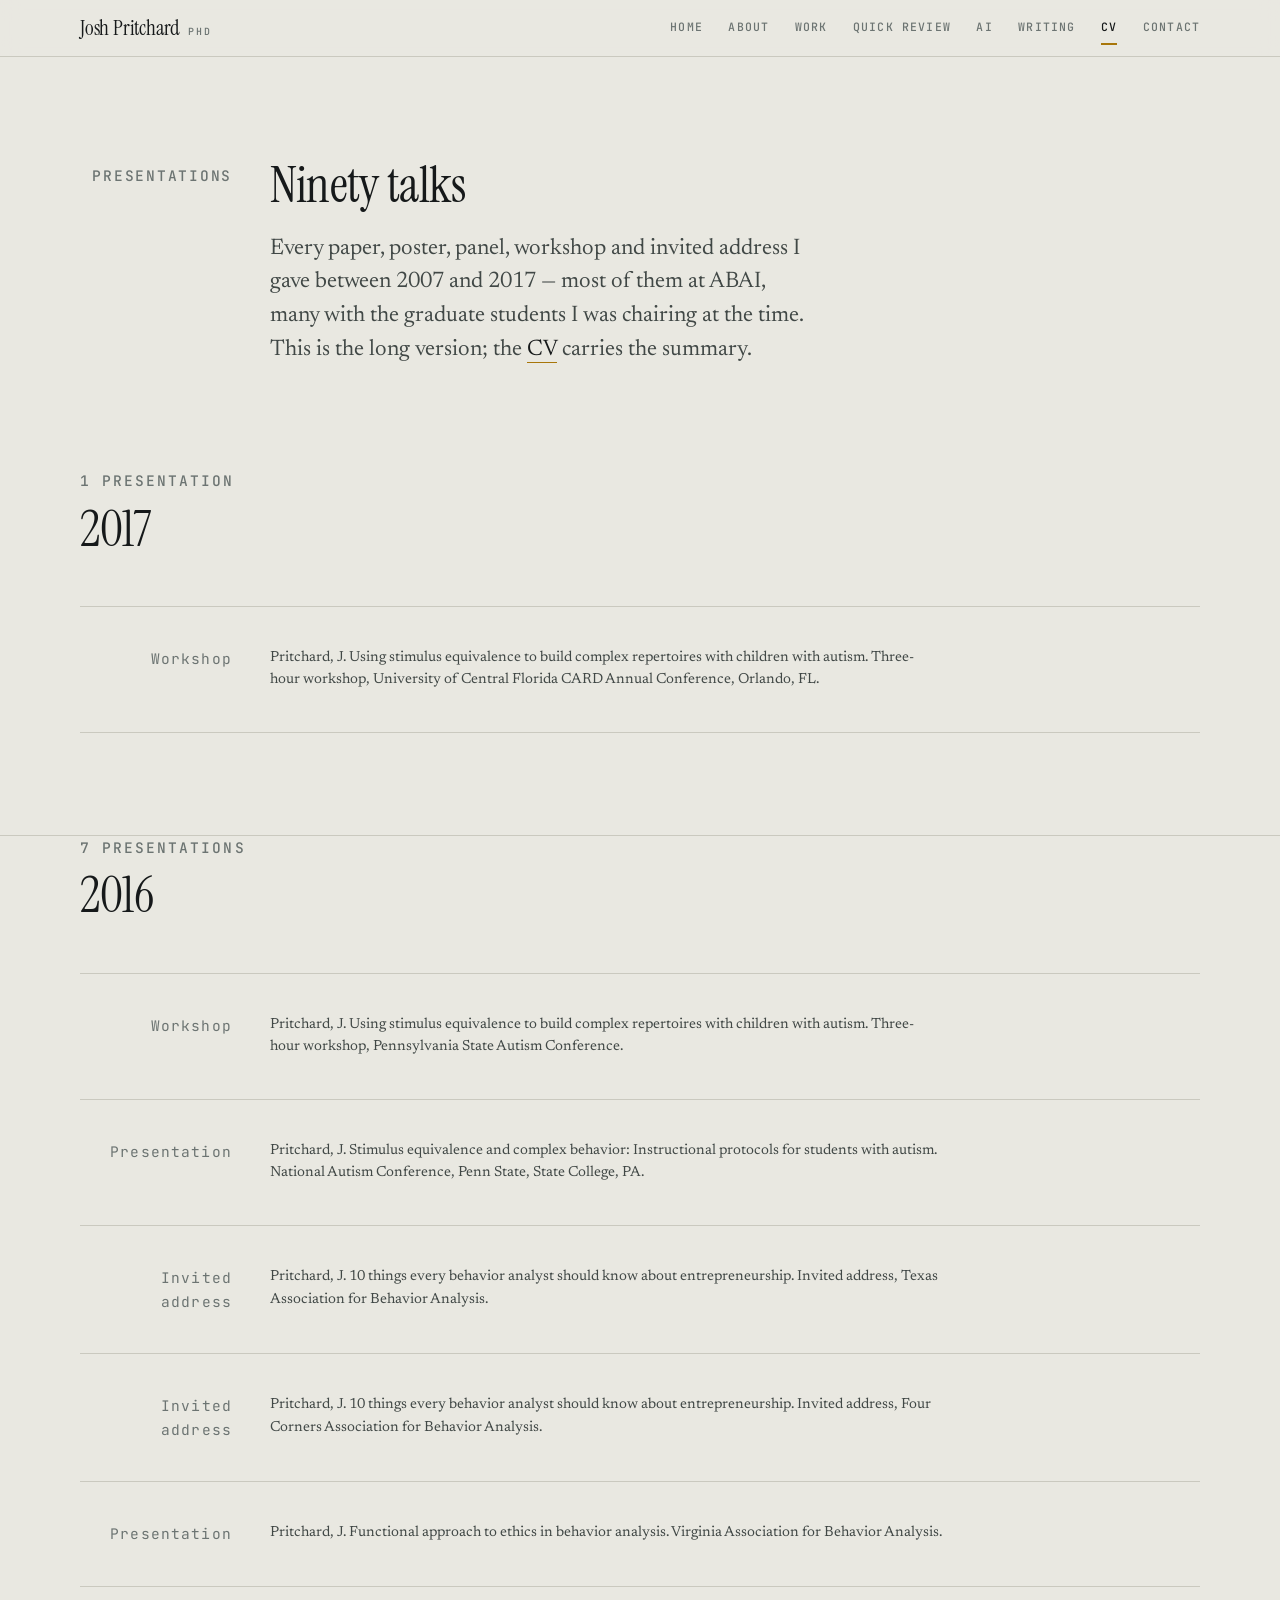
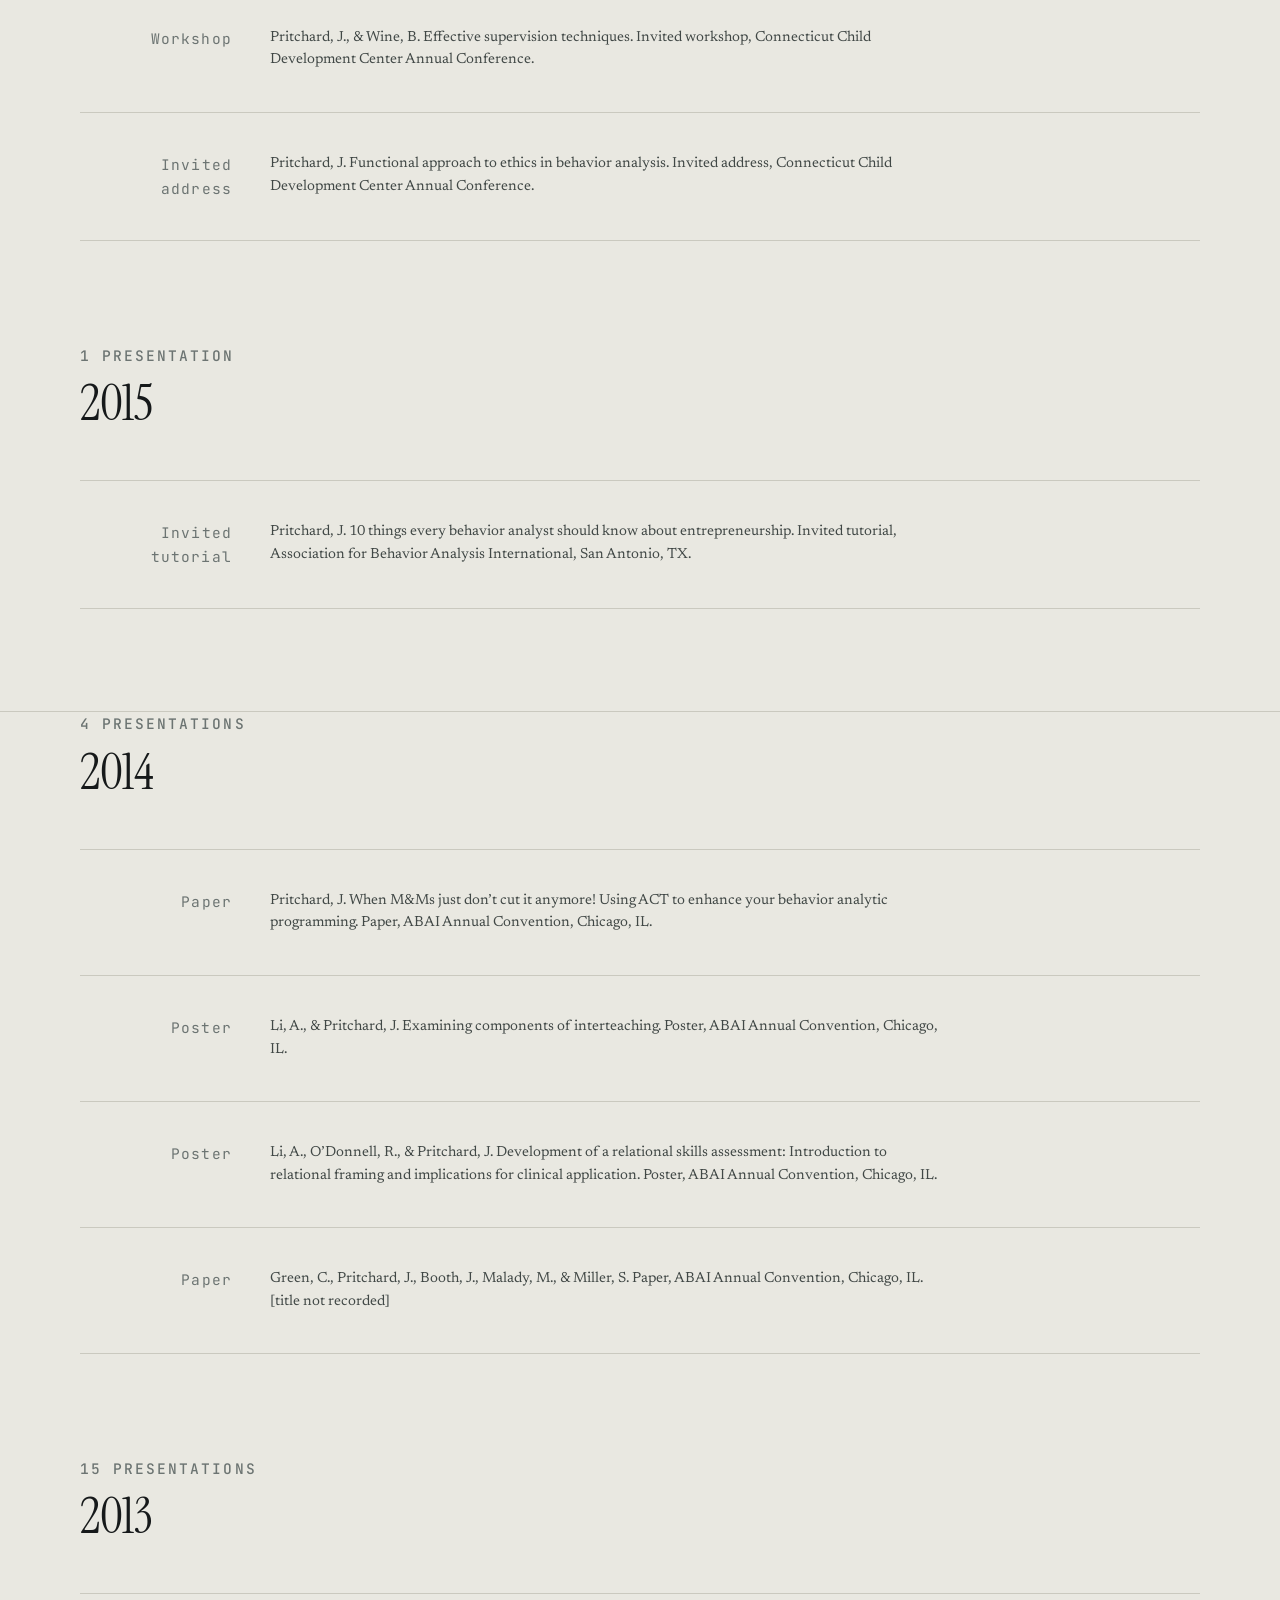
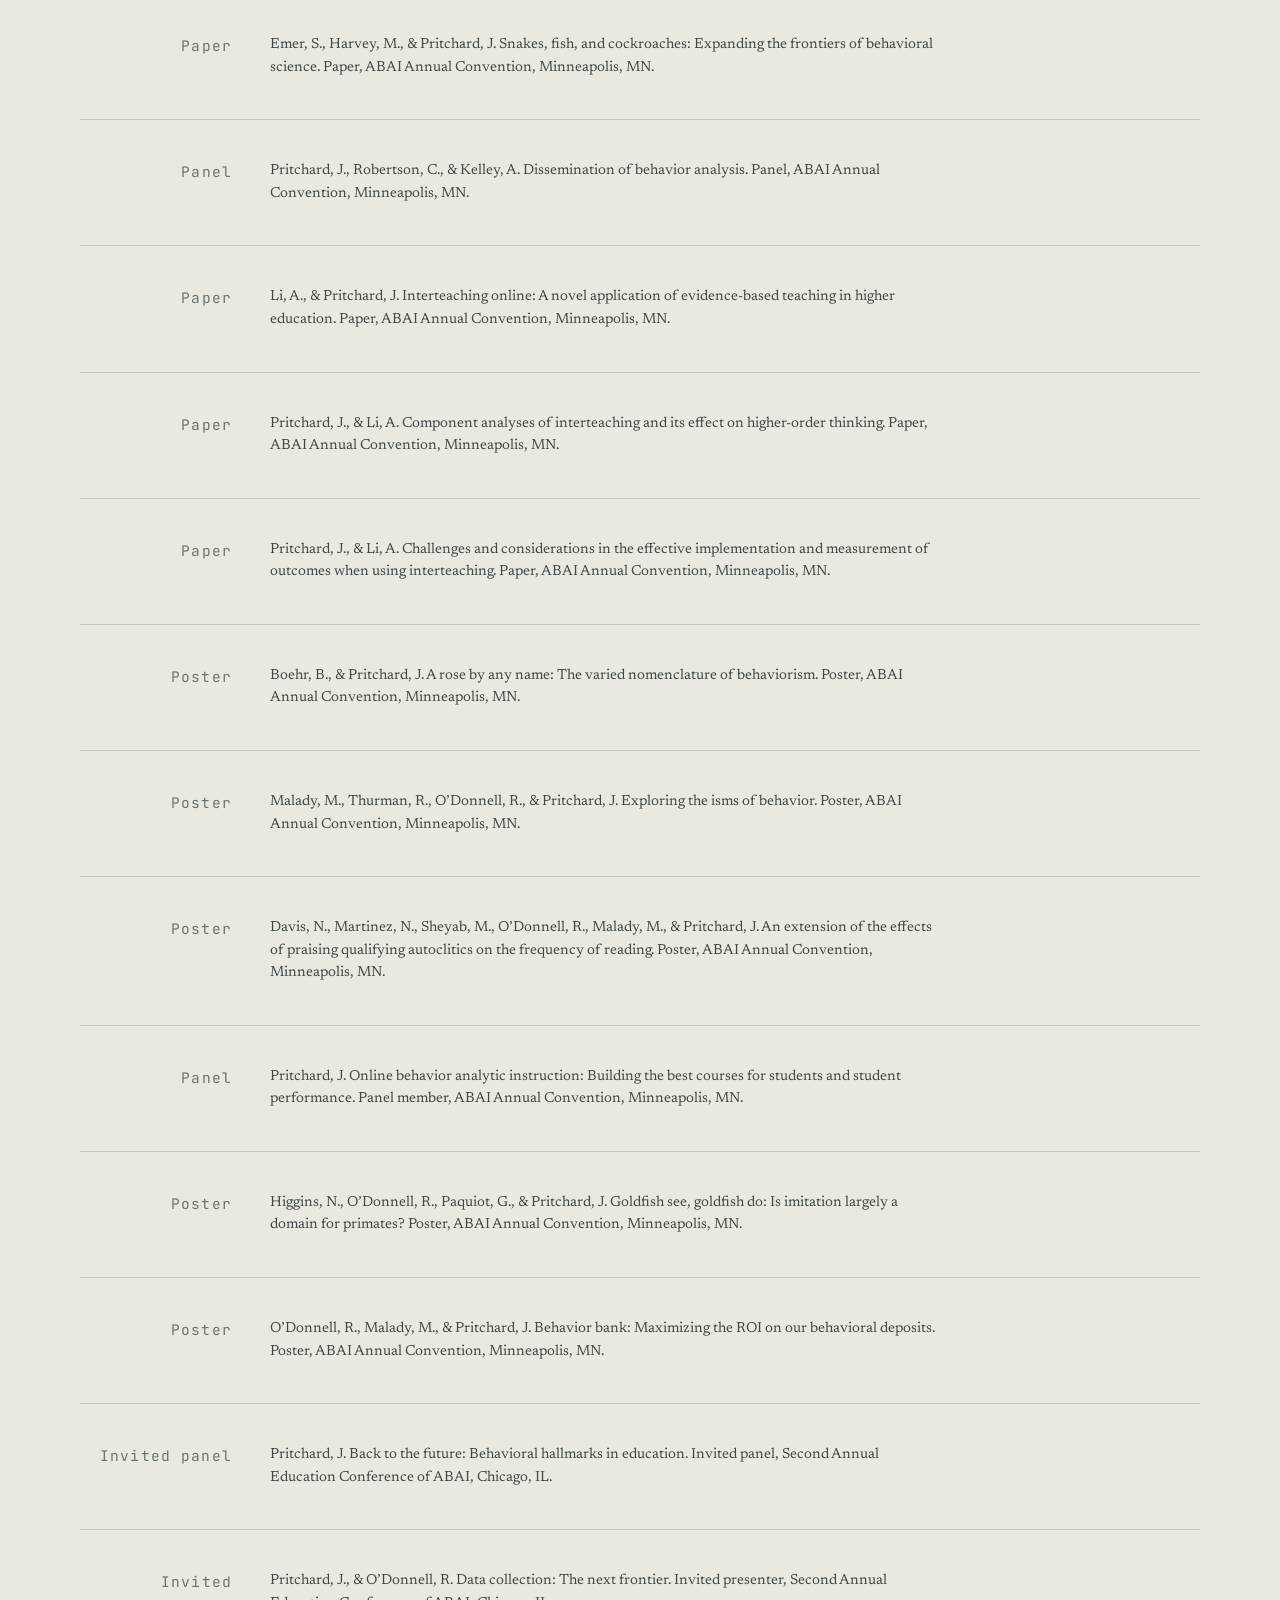
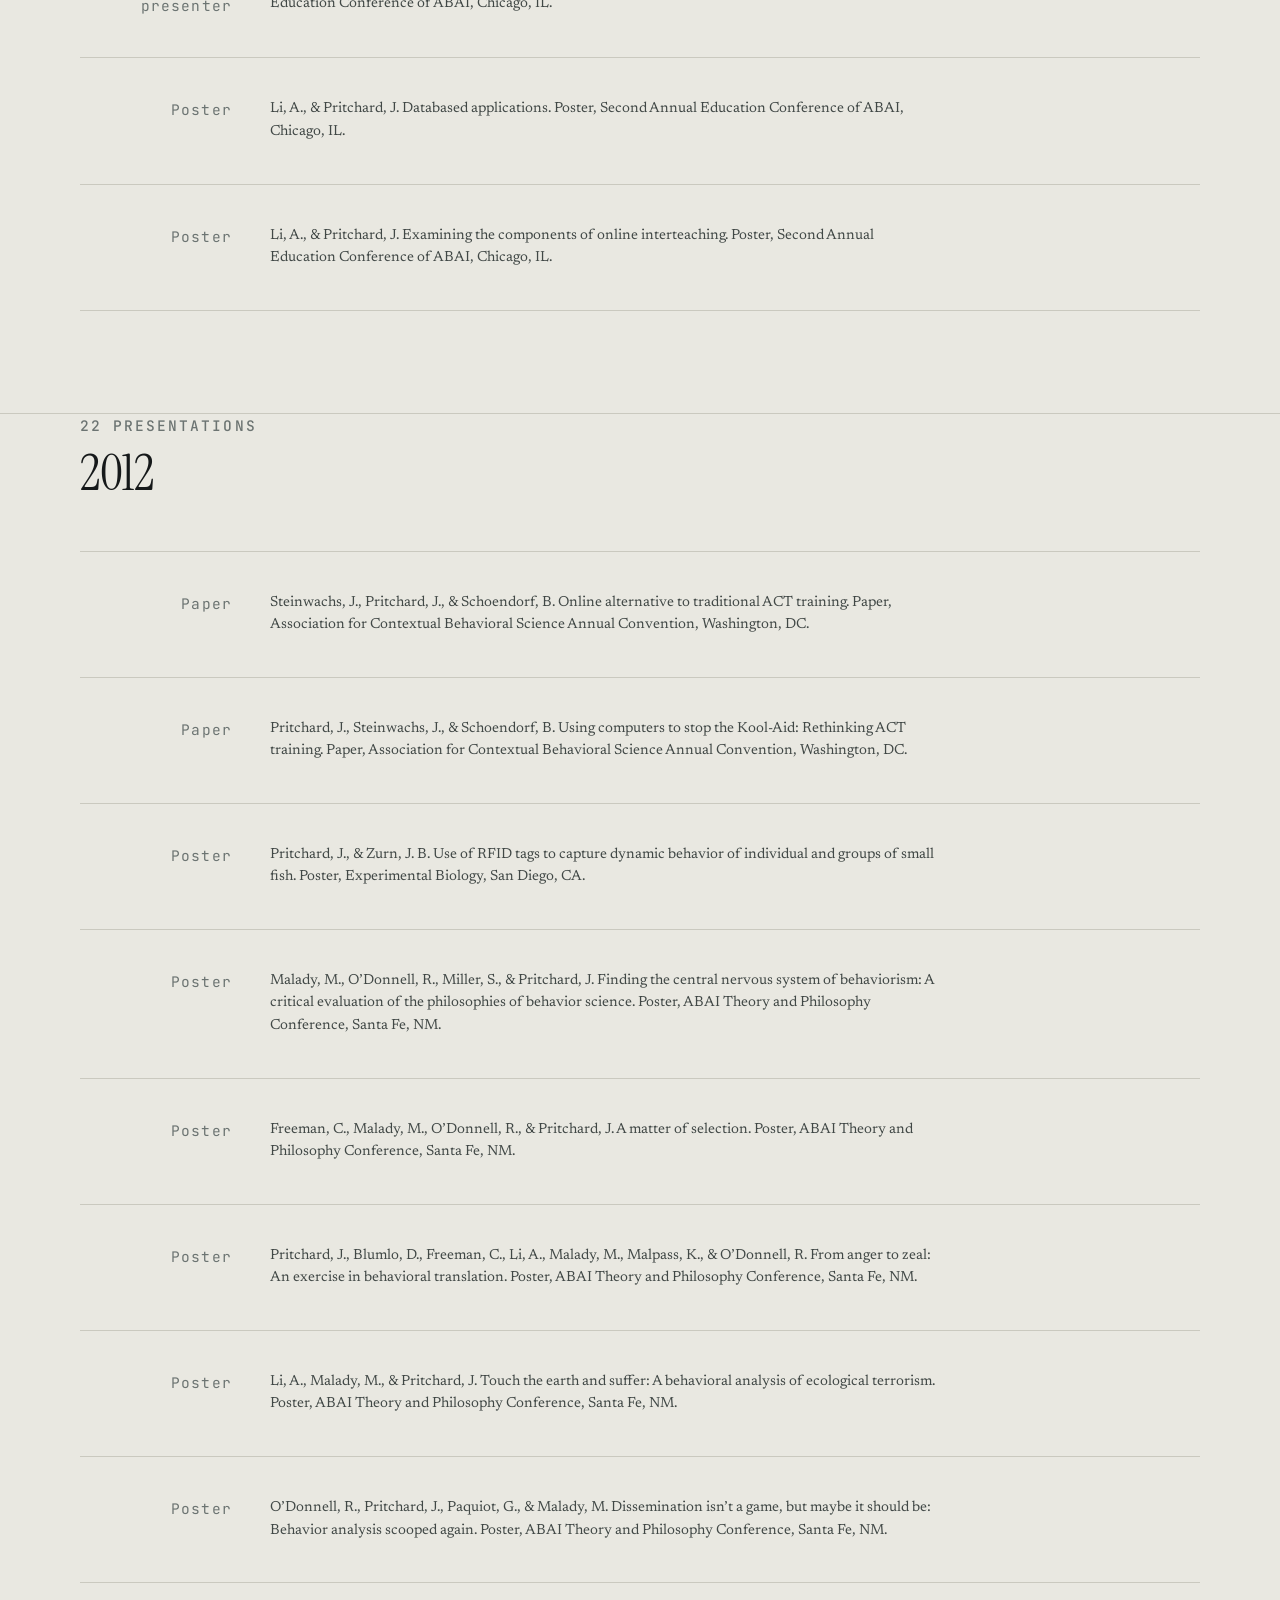
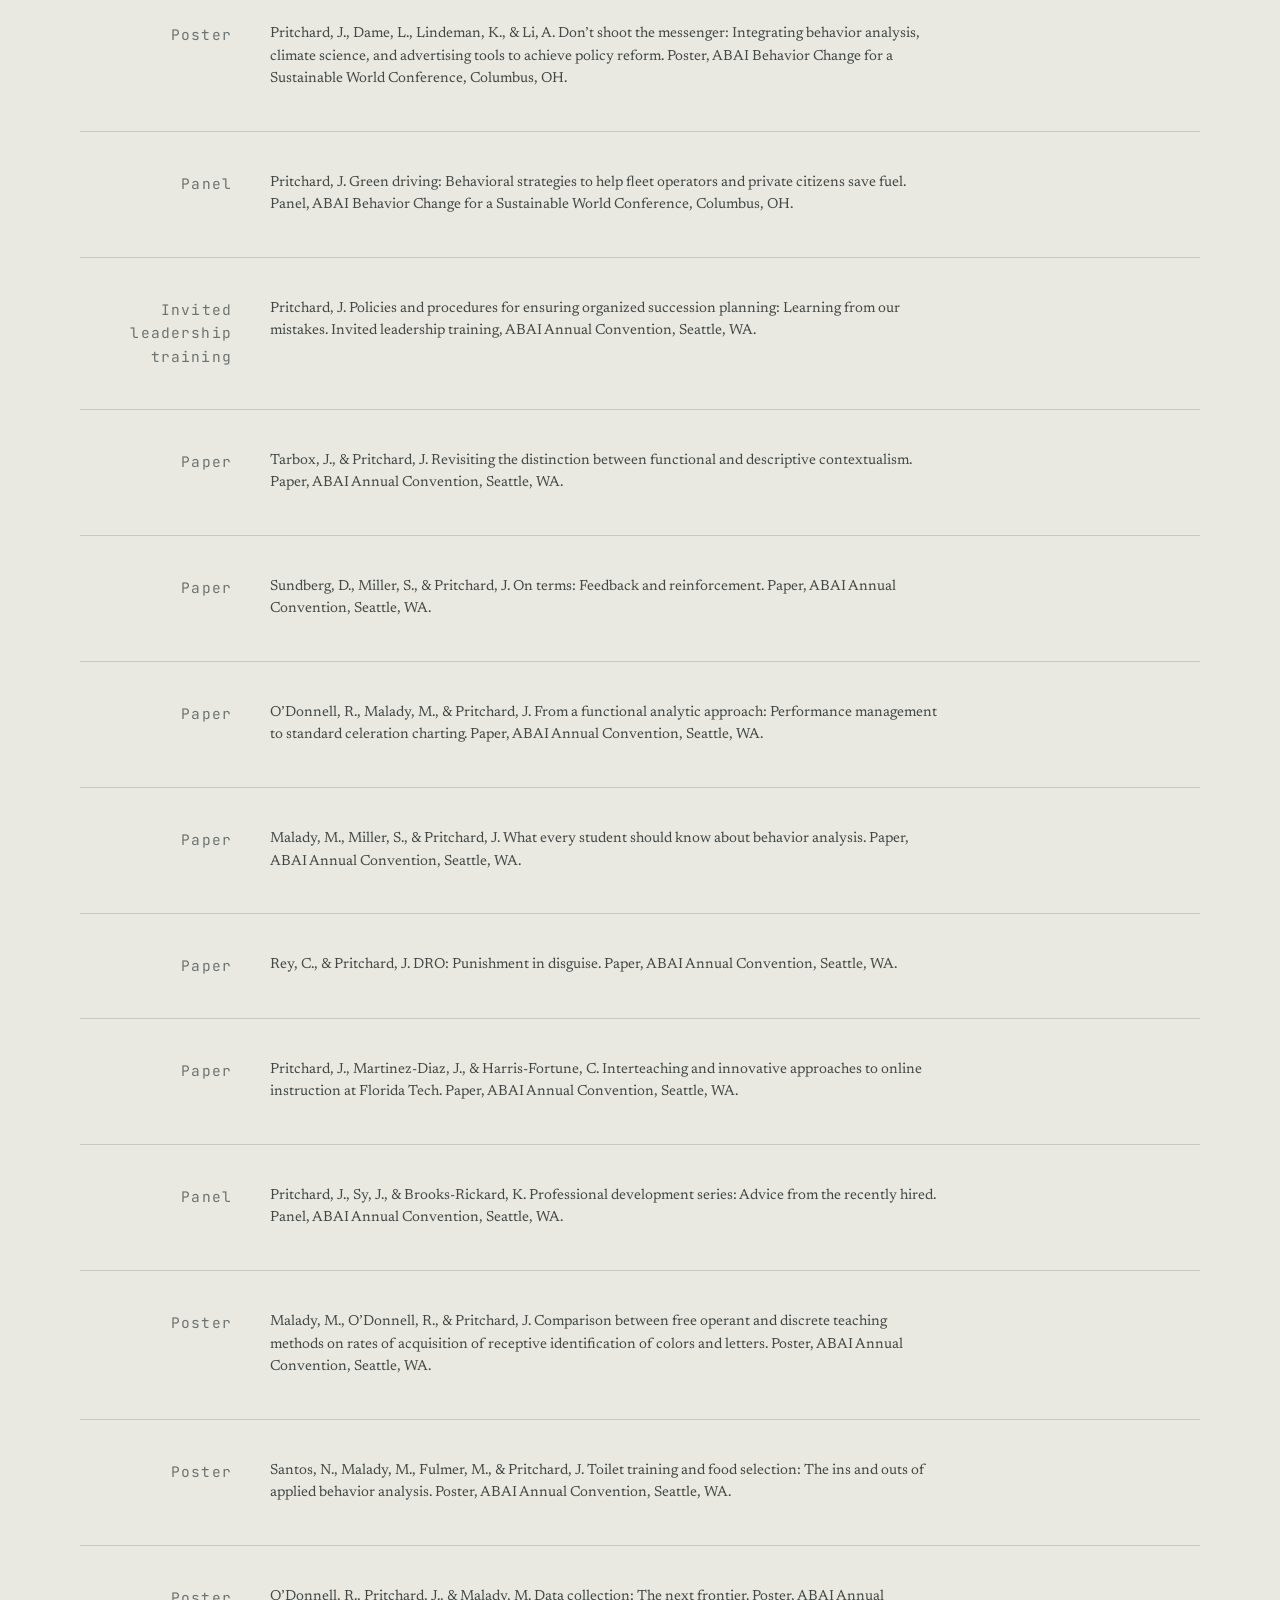
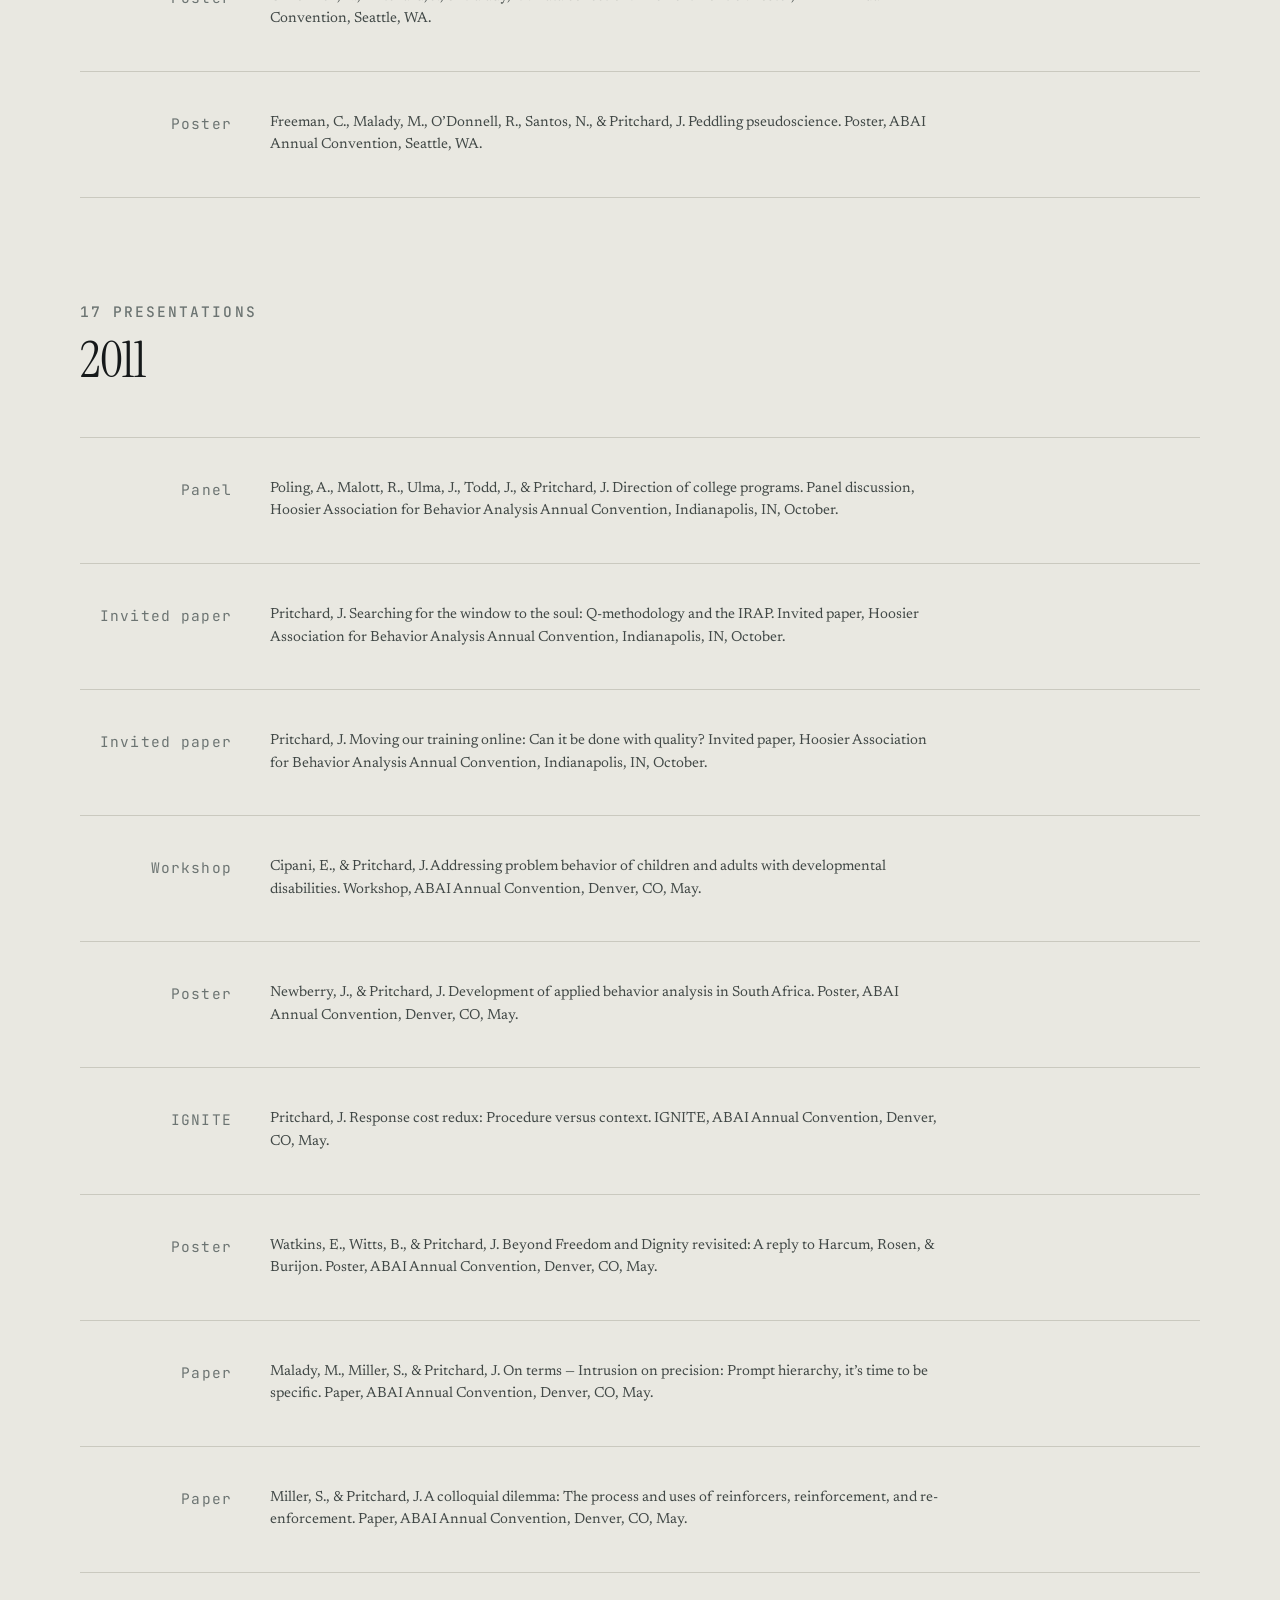
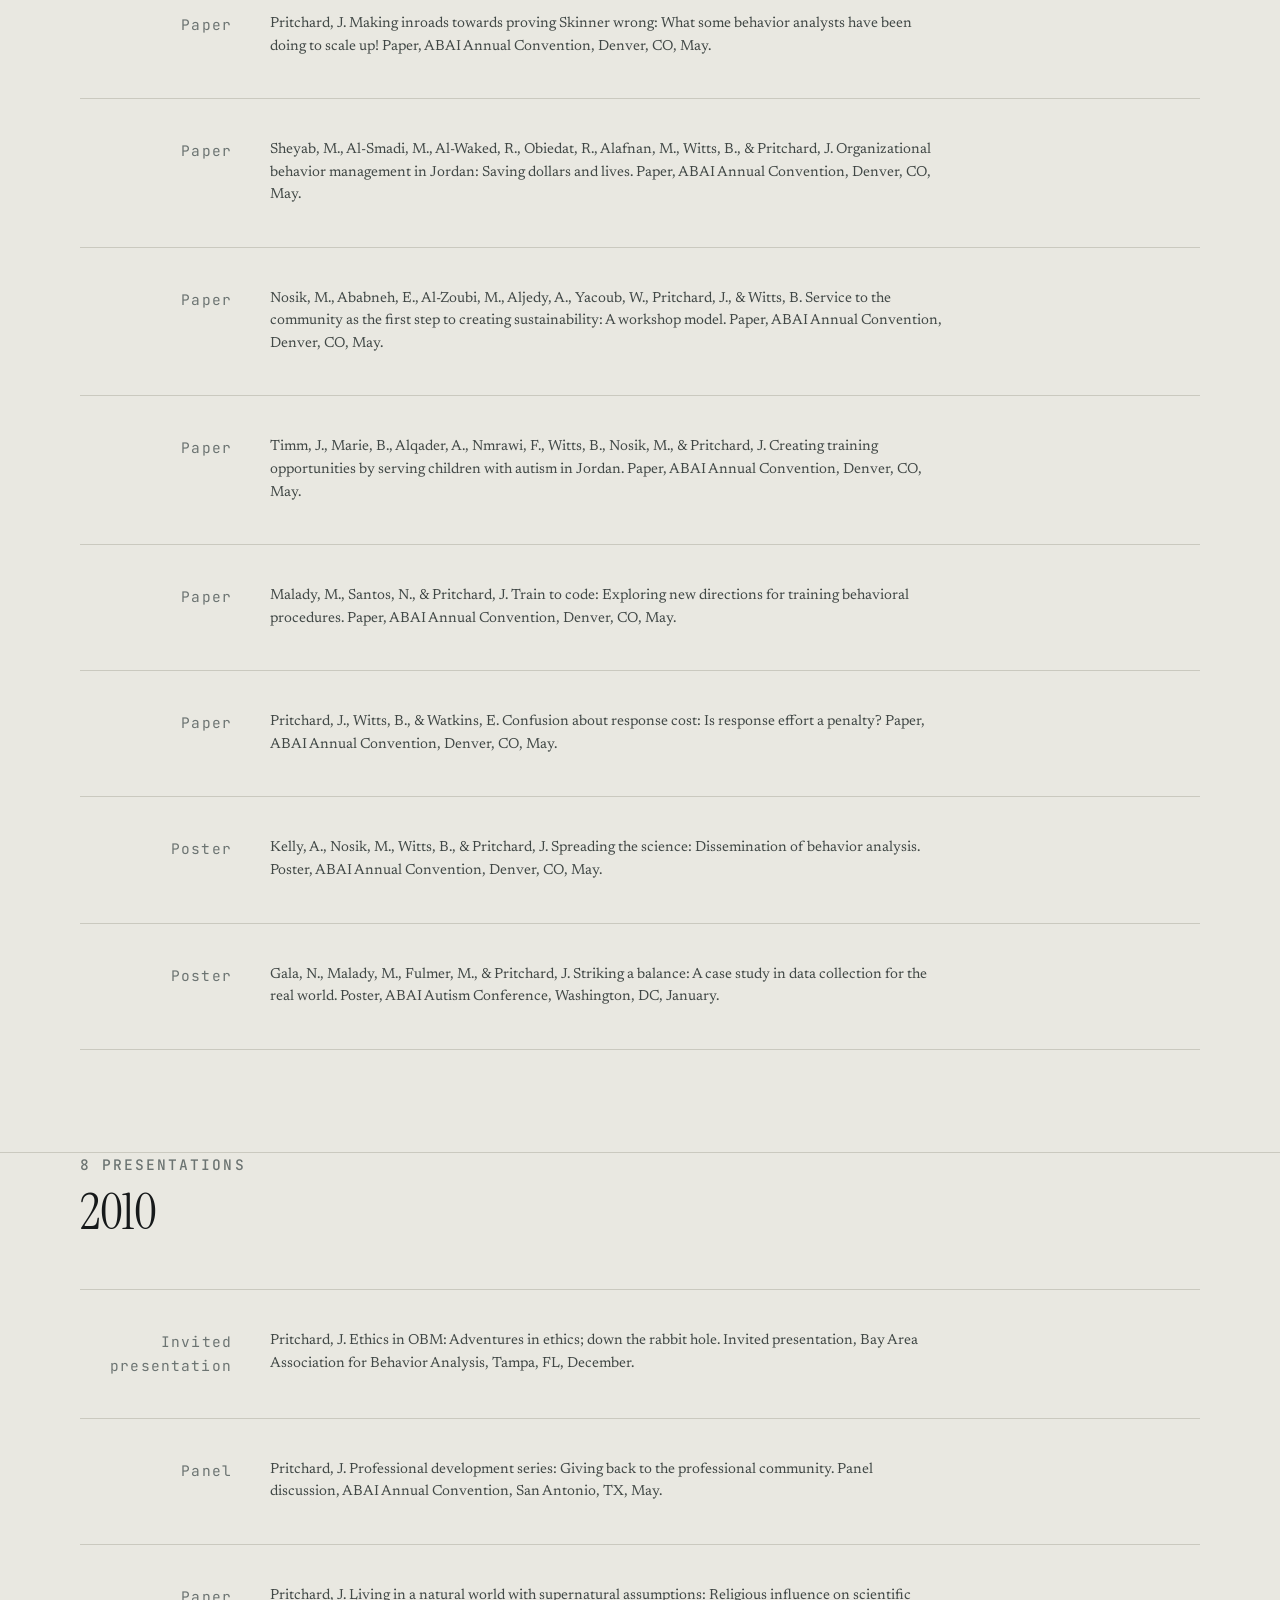
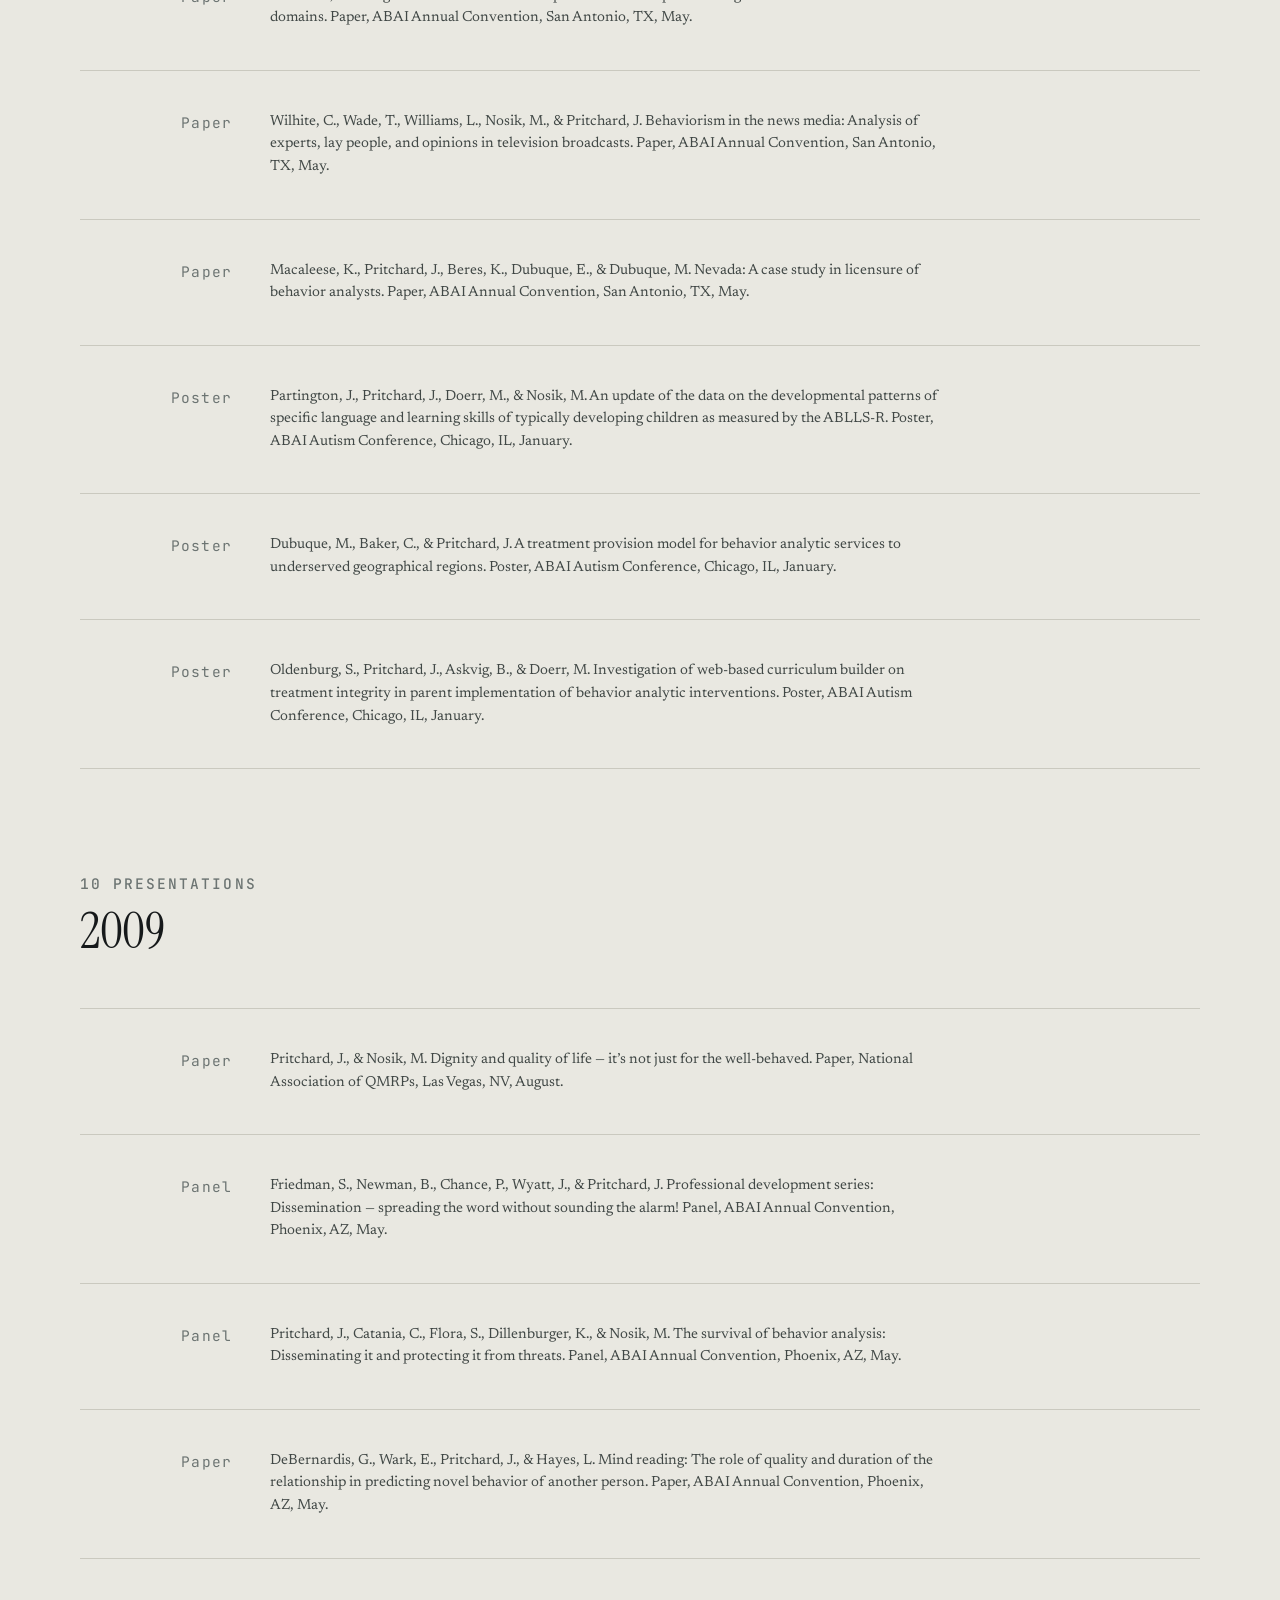
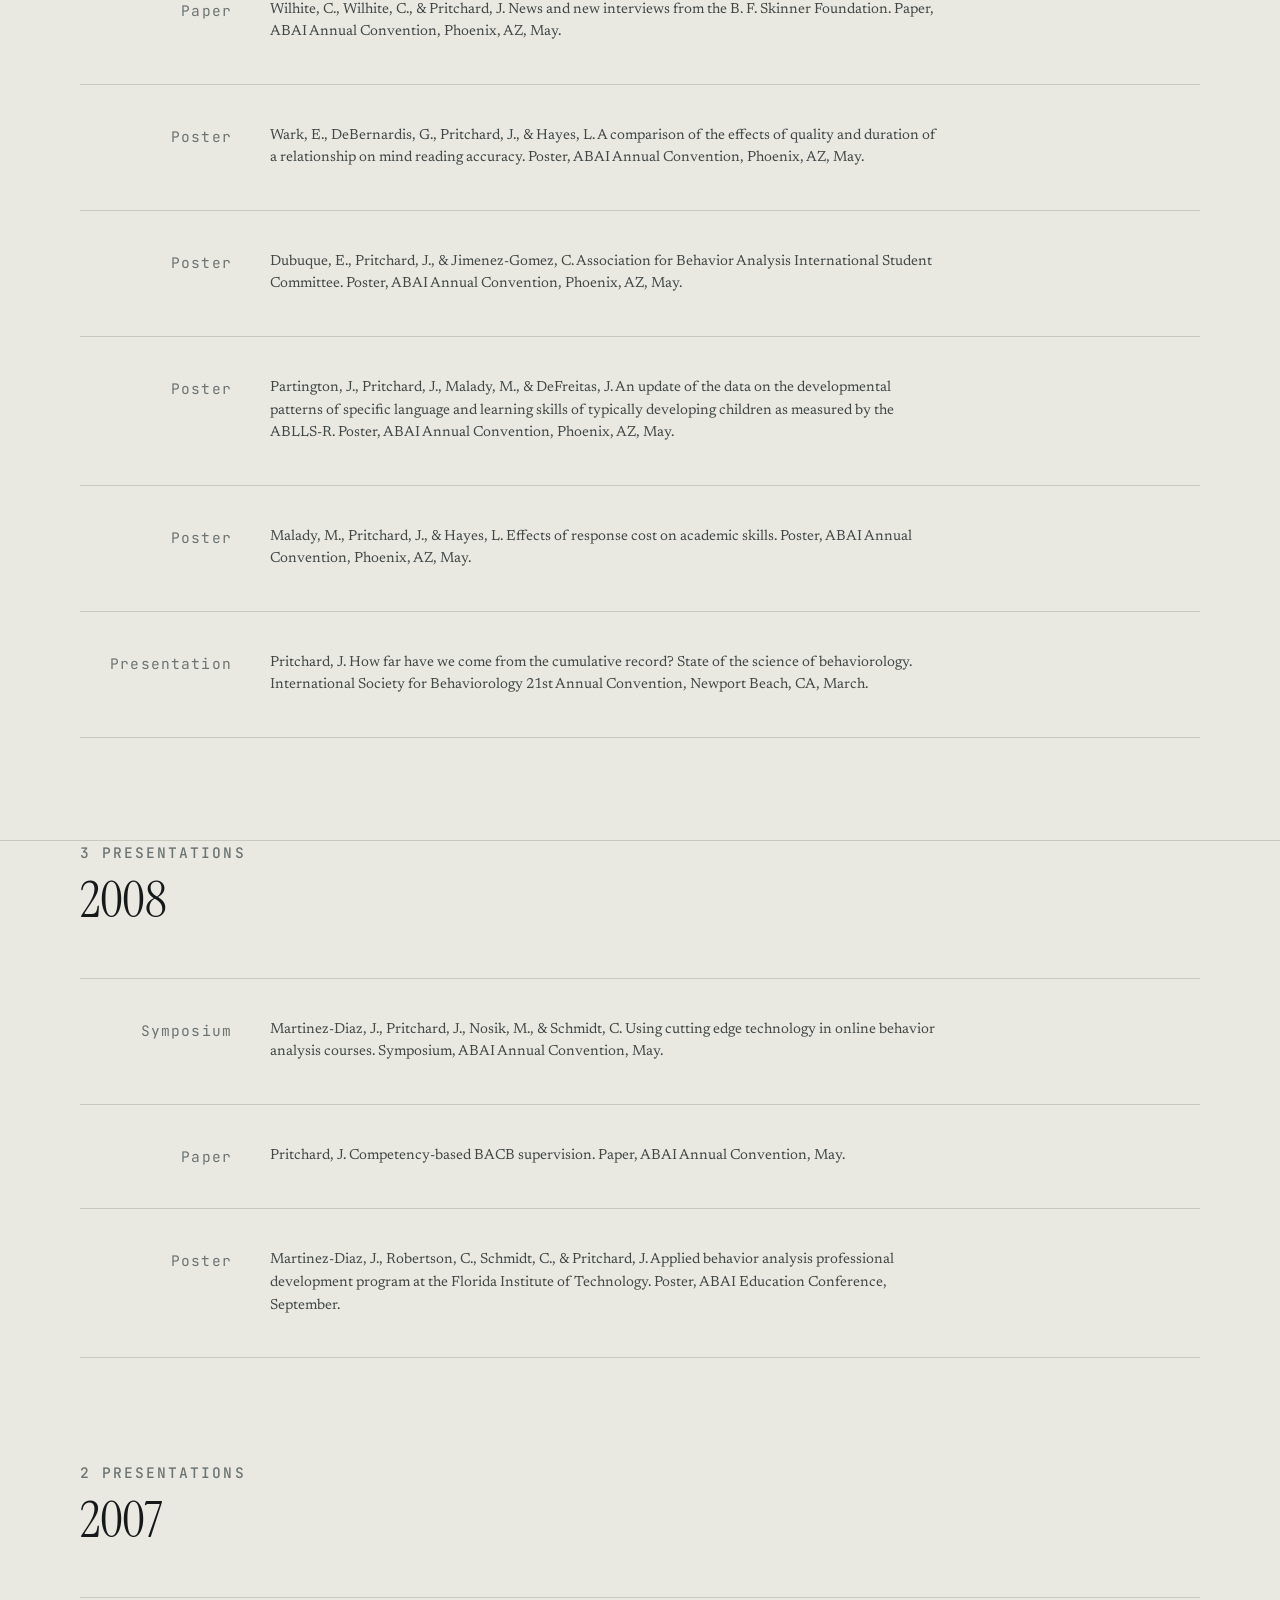
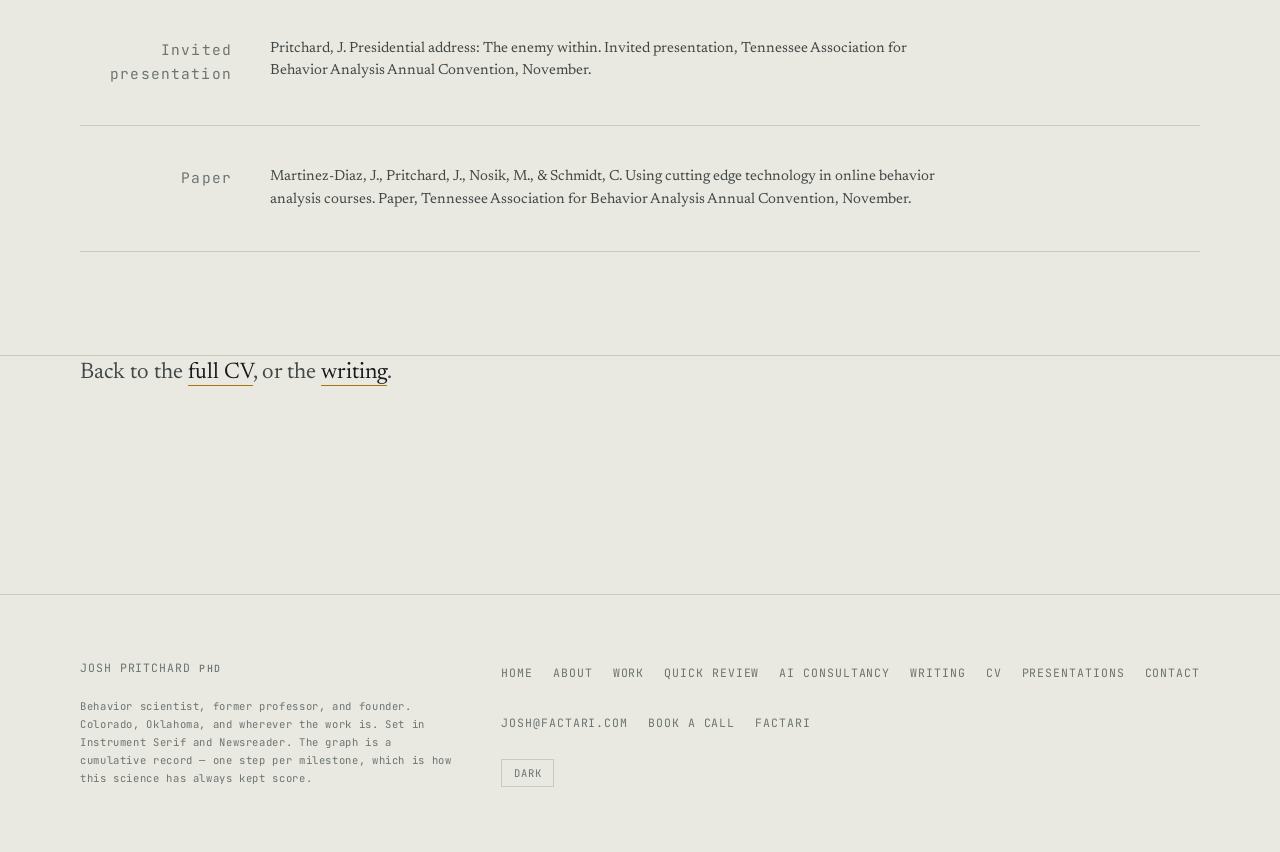
<file: presentations.html>
<!doctype html>
<html lang="en">
<head>
<meta charset="utf-8" />
<meta name="viewport" content="width=device-width, initial-scale=1" />
<title>Presentations — Josh Pritchard, PhD</title>
<meta name="description" content="The complete conference record: ninety papers, posters, panels and invited addresses, 2007 to 2017." />
<link rel="canonical" href="https://joshpritchard.com/presentations.html" />
<meta name="author" content="Josh Pritchard" />
<meta property="og:type" content="article" />
<meta property="og:site_name" content="Josh Pritchard" />
<meta property="og:title" content="Presentations — Josh Pritchard, PhD" />
<meta property="og:description" content="The complete conference record: ninety papers, posters, panels and invited addresses, 2007 to 2017." />
<meta property="og:url" content="https://joshpritchard.com/presentations.html" />
<meta property="og:image" content="https://joshpritchard.com/og.jpg" />
<meta property="og:image:width" content="1200" />
<meta property="og:image:height" content="630" />
<meta name="twitter:card" content="summary_large_image" />
<meta name="twitter:title" content="Presentations — Josh Pritchard, PhD" />
<meta name="twitter:description" content="The complete conference record: ninety papers, posters, panels and invited addresses, 2007 to 2017." />
<meta name="twitter:image" content="https://joshpritchard.com/og.jpg" />
<meta name="theme-color" content="#101415" />
<link rel="icon" href="/favicon.svg" type="image/svg+xml" />
<link rel="apple-touch-icon" href="/icon-180.png" />
<link rel="preconnect" href="https://fonts.googleapis.com" />
<link rel="preconnect" href="https://fonts.gstatic.com" crossorigin />
<link rel="stylesheet" href="https://fonts.googleapis.com/css2?family=Instrument+Serif:ital@0;1&family=JetBrains+Mono:wght@400;500&family=Newsreader:ital,opsz,wght@0,6..72,300..600;1,6..72,300..500&display=swap" />
<link rel="stylesheet" href="/site.css" />
<script>(function(){try{var t=localStorage.getItem("jp-theme");if(t==="dark"||t==="light")document.documentElement.setAttribute("data-theme",t);}catch(e){}})();</script>

</head>
<body>
<a class="skip" href="#main">Skip to content</a>
<header class="masthead">
  <div class="wrap masthead__inner">
    <a class="wordmark" href="/">Josh Pritchard <span>PhD</span></a>
    <nav aria-label="Primary">
      <ul class="nav">
        <li><a href="/">Home</a></li>
        <li><a href="/about.html">About</a></li>
        <li><a href="/work.html">Work</a></li>
        <li><a href="/quick-review.html">Quick Review</a></li>
        <li><a href="/ai-consultancy.html">AI</a></li>
        <li><a href="/writing.html">Writing</a></li>
        <li><a href="/cv.html" aria-current="page">CV</a></li>
        <li><a href="/contact.html">Contact</a></li>
      </ul>
    </nav>
  </div>
</header>
<main id="main">
<section class="band">
  <div class="wrap">
    <div class="railed">
      <div class="rail rev">Presentations</div>
      <div class="flow">
        <h1 class="h-section rev">Ninety talks</h1>
        <p class="lede rev">Every paper, poster, panel, workshop and invited address I gave between 2007 and 2017 — most of them at ABAI, many with the graduate students I was chairing at the time. This is the long version; the <a class="link" href="/cv.html">CV</a> carries the summary.</p>
      </div>
    </div>
  </div>
</section>
<section class="band" id="y2017"><div class="wrap">
  <div class="section-head rev"><span class="label">1 presentation</span><h2 class="h-section">2017</h2></div>
  <ul class="entries">
    <li class="entry rev"><div class="entry__meta">Workshop</div><div class="entry__body"><p class="cite">Pritchard, J. Using stimulus equivalence to build complex repertoires with children with autism. Three-hour workshop, University of Central Florida CARD Annual Conference, Orlando, FL.</p></div></li>
  </ul></div></section>
<section class="band band--rule" id="y2016"><div class="wrap">
  <div class="section-head rev"><span class="label">7 presentations</span><h2 class="h-section">2016</h2></div>
  <ul class="entries">
    <li class="entry rev"><div class="entry__meta">Workshop</div><div class="entry__body"><p class="cite">Pritchard, J. Using stimulus equivalence to build complex repertoires with children with autism. Three-hour workshop, Pennsylvania State Autism Conference.</p></div></li>
    <li class="entry rev"><div class="entry__meta">Presentation</div><div class="entry__body"><p class="cite">Pritchard, J. Stimulus equivalence and complex behavior: Instructional protocols for students with autism. National Autism Conference, Penn State, State College, PA.</p></div></li>
    <li class="entry rev"><div class="entry__meta">Invited address</div><div class="entry__body"><p class="cite">Pritchard, J. 10 things every behavior analyst should know about entrepreneurship. Invited address, Texas Association for Behavior Analysis.</p></div></li>
    <li class="entry rev"><div class="entry__meta">Invited address</div><div class="entry__body"><p class="cite">Pritchard, J. 10 things every behavior analyst should know about entrepreneurship. Invited address, Four Corners Association for Behavior Analysis.</p></div></li>
    <li class="entry rev"><div class="entry__meta">Presentation</div><div class="entry__body"><p class="cite">Pritchard, J. Functional approach to ethics in behavior analysis. Virginia Association for Behavior Analysis.</p></div></li>
    <li class="entry rev"><div class="entry__meta">Workshop</div><div class="entry__body"><p class="cite">Pritchard, J., &amp; Wine, B. Effective supervision techniques. Invited workshop, Connecticut Child Development Center Annual Conference.</p></div></li>
    <li class="entry rev"><div class="entry__meta">Invited address</div><div class="entry__body"><p class="cite">Pritchard, J. Functional approach to ethics in behavior analysis. Invited address, Connecticut Child Development Center Annual Conference.</p></div></li>
  </ul></div></section>
<section class="band" id="y2015"><div class="wrap">
  <div class="section-head rev"><span class="label">1 presentation</span><h2 class="h-section">2015</h2></div>
  <ul class="entries">
    <li class="entry rev"><div class="entry__meta">Invited tutorial</div><div class="entry__body"><p class="cite">Pritchard, J. 10 things every behavior analyst should know about entrepreneurship. Invited tutorial, Association for Behavior Analysis International, San Antonio, TX.</p></div></li>
  </ul></div></section>
<section class="band band--rule" id="y2014"><div class="wrap">
  <div class="section-head rev"><span class="label">4 presentations</span><h2 class="h-section">2014</h2></div>
  <ul class="entries">
    <li class="entry rev"><div class="entry__meta">Paper</div><div class="entry__body"><p class="cite">Pritchard, J. When M&amp;Ms just don’t cut it anymore! Using ACT to enhance your behavior analytic programming. Paper, ABAI Annual Convention, Chicago, IL.</p></div></li>
    <li class="entry rev"><div class="entry__meta">Poster</div><div class="entry__body"><p class="cite">Li, A., &amp; Pritchard, J. Examining components of interteaching. Poster, ABAI Annual Convention, Chicago, IL.</p></div></li>
    <li class="entry rev"><div class="entry__meta">Poster</div><div class="entry__body"><p class="cite">Li, A., O’Donnell, R., &amp; Pritchard, J. Development of a relational skills assessment: Introduction to relational framing and implications for clinical application. Poster, ABAI Annual Convention, Chicago, IL.</p></div></li>
    <li class="entry rev"><div class="entry__meta">Paper</div><div class="entry__body"><p class="cite">Green, C., Pritchard, J., Booth, J., Malady, M., &amp; Miller, S. Paper, ABAI Annual Convention, Chicago, IL. [title not recorded]</p></div></li>
  </ul></div></section>
<section class="band" id="y2013"><div class="wrap">
  <div class="section-head rev"><span class="label">15 presentations</span><h2 class="h-section">2013</h2></div>
  <ul class="entries">
    <li class="entry rev"><div class="entry__meta">Paper</div><div class="entry__body"><p class="cite">Emer, S., Harvey, M., &amp; Pritchard, J. Snakes, fish, and cockroaches: Expanding the frontiers of behavioral science. Paper, ABAI Annual Convention, Minneapolis, MN.</p></div></li>
    <li class="entry rev"><div class="entry__meta">Panel</div><div class="entry__body"><p class="cite">Pritchard, J., Robertson, C., &amp; Kelley, A. Dissemination of behavior analysis. Panel, ABAI Annual Convention, Minneapolis, MN.</p></div></li>
    <li class="entry rev"><div class="entry__meta">Paper</div><div class="entry__body"><p class="cite">Li, A., &amp; Pritchard, J. Interteaching online: A novel application of evidence-based teaching in higher education. Paper, ABAI Annual Convention, Minneapolis, MN.</p></div></li>
    <li class="entry rev"><div class="entry__meta">Paper</div><div class="entry__body"><p class="cite">Pritchard, J., &amp; Li, A. Component analyses of interteaching and its effect on higher-order thinking. Paper, ABAI Annual Convention, Minneapolis, MN.</p></div></li>
    <li class="entry rev"><div class="entry__meta">Paper</div><div class="entry__body"><p class="cite">Pritchard, J., &amp; Li, A. Challenges and considerations in the effective implementation and measurement of outcomes when using interteaching. Paper, ABAI Annual Convention, Minneapolis, MN.</p></div></li>
    <li class="entry rev"><div class="entry__meta">Poster</div><div class="entry__body"><p class="cite">Boehr, B., &amp; Pritchard, J. A rose by any name: The varied nomenclature of behaviorism. Poster, ABAI Annual Convention, Minneapolis, MN.</p></div></li>
    <li class="entry rev"><div class="entry__meta">Poster</div><div class="entry__body"><p class="cite">Malady, M., Thurman, R., O’Donnell, R., &amp; Pritchard, J. Exploring the isms of behavior. Poster, ABAI Annual Convention, Minneapolis, MN.</p></div></li>
    <li class="entry rev"><div class="entry__meta">Poster</div><div class="entry__body"><p class="cite">Davis, N., Martinez, N., Sheyab, M., O’Donnell, R., Malady, M., &amp; Pritchard, J. An extension of the effects of praising qualifying autoclitics on the frequency of reading. Poster, ABAI Annual Convention, Minneapolis, MN.</p></div></li>
    <li class="entry rev"><div class="entry__meta">Panel</div><div class="entry__body"><p class="cite">Pritchard, J. Online behavior analytic instruction: Building the best courses for students and student performance. Panel member, ABAI Annual Convention, Minneapolis, MN.</p></div></li>
    <li class="entry rev"><div class="entry__meta">Poster</div><div class="entry__body"><p class="cite">Higgins, N., O’Donnell, R., Paquiot, G., &amp; Pritchard, J. Goldfish see, goldfish do: Is imitation largely a domain for primates? Poster, ABAI Annual Convention, Minneapolis, MN.</p></div></li>
    <li class="entry rev"><div class="entry__meta">Poster</div><div class="entry__body"><p class="cite">O’Donnell, R., Malady, M., &amp; Pritchard, J. Behavior bank: Maximizing the ROI on our behavioral deposits. Poster, ABAI Annual Convention, Minneapolis, MN.</p></div></li>
    <li class="entry rev"><div class="entry__meta">Invited panel</div><div class="entry__body"><p class="cite">Pritchard, J. Back to the future: Behavioral hallmarks in education. Invited panel, Second Annual Education Conference of ABAI, Chicago, IL.</p></div></li>
    <li class="entry rev"><div class="entry__meta">Invited presenter</div><div class="entry__body"><p class="cite">Pritchard, J., &amp; O’Donnell, R. Data collection: The next frontier. Invited presenter, Second Annual Education Conference of ABAI, Chicago, IL.</p></div></li>
    <li class="entry rev"><div class="entry__meta">Poster</div><div class="entry__body"><p class="cite">Li, A., &amp; Pritchard, J. Databased applications. Poster, Second Annual Education Conference of ABAI, Chicago, IL.</p></div></li>
    <li class="entry rev"><div class="entry__meta">Poster</div><div class="entry__body"><p class="cite">Li, A., &amp; Pritchard, J. Examining the components of online interteaching. Poster, Second Annual Education Conference of ABAI, Chicago, IL.</p></div></li>
  </ul></div></section>
<section class="band band--rule" id="y2012"><div class="wrap">
  <div class="section-head rev"><span class="label">22 presentations</span><h2 class="h-section">2012</h2></div>
  <ul class="entries">
    <li class="entry rev"><div class="entry__meta">Paper</div><div class="entry__body"><p class="cite">Steinwachs, J., Pritchard, J., &amp; Schoendorf, B. Online alternative to traditional ACT training. Paper, Association for Contextual Behavioral Science Annual Convention, Washington, DC.</p></div></li>
    <li class="entry rev"><div class="entry__meta">Paper</div><div class="entry__body"><p class="cite">Pritchard, J., Steinwachs, J., &amp; Schoendorf, B. Using computers to stop the Kool-Aid: Rethinking ACT training. Paper, Association for Contextual Behavioral Science Annual Convention, Washington, DC.</p></div></li>
    <li class="entry rev"><div class="entry__meta">Poster</div><div class="entry__body"><p class="cite">Pritchard, J., &amp; Zurn, J. B. Use of RFID tags to capture dynamic behavior of individual and groups of small fish. Poster, Experimental Biology, San Diego, CA.</p></div></li>
    <li class="entry rev"><div class="entry__meta">Poster</div><div class="entry__body"><p class="cite">Malady, M., O’Donnell, R., Miller, S., &amp; Pritchard, J. Finding the central nervous system of behaviorism: A critical evaluation of the philosophies of behavior science. Poster, ABAI Theory and Philosophy Conference, Santa Fe, NM.</p></div></li>
    <li class="entry rev"><div class="entry__meta">Poster</div><div class="entry__body"><p class="cite">Freeman, C., Malady, M., O’Donnell, R., &amp; Pritchard, J. A matter of selection. Poster, ABAI Theory and Philosophy Conference, Santa Fe, NM.</p></div></li>
    <li class="entry rev"><div class="entry__meta">Poster</div><div class="entry__body"><p class="cite">Pritchard, J., Blumlo, D., Freeman, C., Li, A., Malady, M., Malpass, K., &amp; O’Donnell, R. From anger to zeal: An exercise in behavioral translation. Poster, ABAI Theory and Philosophy Conference, Santa Fe, NM.</p></div></li>
    <li class="entry rev"><div class="entry__meta">Poster</div><div class="entry__body"><p class="cite">Li, A., Malady, M., &amp; Pritchard, J. Touch the earth and suffer: A behavioral analysis of ecological terrorism. Poster, ABAI Theory and Philosophy Conference, Santa Fe, NM.</p></div></li>
    <li class="entry rev"><div class="entry__meta">Poster</div><div class="entry__body"><p class="cite">O’Donnell, R., Pritchard, J., Paquiot, G., &amp; Malady, M. Dissemination isn’t a game, but maybe it should be: Behavior analysis scooped again. Poster, ABAI Theory and Philosophy Conference, Santa Fe, NM.</p></div></li>
    <li class="entry rev"><div class="entry__meta">Poster</div><div class="entry__body"><p class="cite">Pritchard, J., Dame, L., Lindeman, K., &amp; Li, A. Don’t shoot the messenger: Integrating behavior analysis, climate science, and advertising tools to achieve policy reform. Poster, ABAI Behavior Change for a Sustainable World Conference, Columbus, OH.</p></div></li>
    <li class="entry rev"><div class="entry__meta">Panel</div><div class="entry__body"><p class="cite">Pritchard, J. Green driving: Behavioral strategies to help fleet operators and private citizens save fuel. Panel, ABAI Behavior Change for a Sustainable World Conference, Columbus, OH.</p></div></li>
    <li class="entry rev"><div class="entry__meta">Invited leadership training</div><div class="entry__body"><p class="cite">Pritchard, J. Policies and procedures for ensuring organized succession planning: Learning from our mistakes. Invited leadership training, ABAI Annual Convention, Seattle, WA.</p></div></li>
    <li class="entry rev"><div class="entry__meta">Paper</div><div class="entry__body"><p class="cite">Tarbox, J., &amp; Pritchard, J. Revisiting the distinction between functional and descriptive contextualism. Paper, ABAI Annual Convention, Seattle, WA.</p></div></li>
    <li class="entry rev"><div class="entry__meta">Paper</div><div class="entry__body"><p class="cite">Sundberg, D., Miller, S., &amp; Pritchard, J. On terms: Feedback and reinforcement. Paper, ABAI Annual Convention, Seattle, WA.</p></div></li>
    <li class="entry rev"><div class="entry__meta">Paper</div><div class="entry__body"><p class="cite">O’Donnell, R., Malady, M., &amp; Pritchard, J. From a functional analytic approach: Performance management to standard celeration charting. Paper, ABAI Annual Convention, Seattle, WA.</p></div></li>
    <li class="entry rev"><div class="entry__meta">Paper</div><div class="entry__body"><p class="cite">Malady, M., Miller, S., &amp; Pritchard, J. What every student should know about behavior analysis. Paper, ABAI Annual Convention, Seattle, WA.</p></div></li>
    <li class="entry rev"><div class="entry__meta">Paper</div><div class="entry__body"><p class="cite">Rey, C., &amp; Pritchard, J. DRO: Punishment in disguise. Paper, ABAI Annual Convention, Seattle, WA.</p></div></li>
    <li class="entry rev"><div class="entry__meta">Paper</div><div class="entry__body"><p class="cite">Pritchard, J., Martinez-Diaz, J., &amp; Harris-Fortune, C. Interteaching and innovative approaches to online instruction at Florida Tech. Paper, ABAI Annual Convention, Seattle, WA.</p></div></li>
    <li class="entry rev"><div class="entry__meta">Panel</div><div class="entry__body"><p class="cite">Pritchard, J., Sy, J., &amp; Brooks-Rickard, K. Professional development series: Advice from the recently hired. Panel, ABAI Annual Convention, Seattle, WA.</p></div></li>
    <li class="entry rev"><div class="entry__meta">Poster</div><div class="entry__body"><p class="cite">Malady, M., O’Donnell, R., &amp; Pritchard, J. Comparison between free operant and discrete teaching methods on rates of acquisition of receptive identification of colors and letters. Poster, ABAI Annual Convention, Seattle, WA.</p></div></li>
    <li class="entry rev"><div class="entry__meta">Poster</div><div class="entry__body"><p class="cite">Santos, N., Malady, M., Fulmer, M., &amp; Pritchard, J. Toilet training and food selection: The ins and outs of applied behavior analysis. Poster, ABAI Annual Convention, Seattle, WA.</p></div></li>
    <li class="entry rev"><div class="entry__meta">Poster</div><div class="entry__body"><p class="cite">O’Donnell, R., Pritchard, J., &amp; Malady, M. Data collection: The next frontier. Poster, ABAI Annual Convention, Seattle, WA.</p></div></li>
    <li class="entry rev"><div class="entry__meta">Poster</div><div class="entry__body"><p class="cite">Freeman, C., Malady, M., O’Donnell, R., Santos, N., &amp; Pritchard, J. Peddling pseudoscience. Poster, ABAI Annual Convention, Seattle, WA.</p></div></li>
  </ul></div></section>
<section class="band" id="y2011"><div class="wrap">
  <div class="section-head rev"><span class="label">17 presentations</span><h2 class="h-section">2011</h2></div>
  <ul class="entries">
    <li class="entry rev"><div class="entry__meta">Panel</div><div class="entry__body"><p class="cite">Poling, A., Malott, R., Ulma, J., Todd, J., &amp; Pritchard, J. Direction of college programs. Panel discussion, Hoosier Association for Behavior Analysis Annual Convention, Indianapolis, IN, October.</p></div></li>
    <li class="entry rev"><div class="entry__meta">Invited paper</div><div class="entry__body"><p class="cite">Pritchard, J. Searching for the window to the soul: Q-methodology and the IRAP. Invited paper, Hoosier Association for Behavior Analysis Annual Convention, Indianapolis, IN, October.</p></div></li>
    <li class="entry rev"><div class="entry__meta">Invited paper</div><div class="entry__body"><p class="cite">Pritchard, J. Moving our training online: Can it be done with quality? Invited paper, Hoosier Association for Behavior Analysis Annual Convention, Indianapolis, IN, October.</p></div></li>
    <li class="entry rev"><div class="entry__meta">Workshop</div><div class="entry__body"><p class="cite">Cipani, E., &amp; Pritchard, J. Addressing problem behavior of children and adults with developmental disabilities. Workshop, ABAI Annual Convention, Denver, CO, May.</p></div></li>
    <li class="entry rev"><div class="entry__meta">Poster</div><div class="entry__body"><p class="cite">Newberry, J., &amp; Pritchard, J. Development of applied behavior analysis in South Africa. Poster, ABAI Annual Convention, Denver, CO, May.</p></div></li>
    <li class="entry rev"><div class="entry__meta">IGNITE</div><div class="entry__body"><p class="cite">Pritchard, J. Response cost redux: Procedure versus context. IGNITE, ABAI Annual Convention, Denver, CO, May.</p></div></li>
    <li class="entry rev"><div class="entry__meta">Poster</div><div class="entry__body"><p class="cite">Watkins, E., Witts, B., &amp; Pritchard, J. Beyond Freedom and Dignity revisited: A reply to Harcum, Rosen, &amp; Burijon. Poster, ABAI Annual Convention, Denver, CO, May.</p></div></li>
    <li class="entry rev"><div class="entry__meta">Paper</div><div class="entry__body"><p class="cite">Malady, M., Miller, S., &amp; Pritchard, J. On terms — Intrusion on precision: Prompt hierarchy, it’s time to be specific. Paper, ABAI Annual Convention, Denver, CO, May.</p></div></li>
    <li class="entry rev"><div class="entry__meta">Paper</div><div class="entry__body"><p class="cite">Miller, S., &amp; Pritchard, J. A colloquial dilemma: The process and uses of reinforcers, reinforcement, and re-enforcement. Paper, ABAI Annual Convention, Denver, CO, May.</p></div></li>
    <li class="entry rev"><div class="entry__meta">Paper</div><div class="entry__body"><p class="cite">Pritchard, J. Making inroads towards proving Skinner wrong: What some behavior analysts have been doing to scale up! Paper, ABAI Annual Convention, Denver, CO, May.</p></div></li>
    <li class="entry rev"><div class="entry__meta">Paper</div><div class="entry__body"><p class="cite">Sheyab, M., Al-Smadi, M., Al-Waked, R., Obiedat, R., Alafnan, M., Witts, B., &amp; Pritchard, J. Organizational behavior management in Jordan: Saving dollars and lives. Paper, ABAI Annual Convention, Denver, CO, May.</p></div></li>
    <li class="entry rev"><div class="entry__meta">Paper</div><div class="entry__body"><p class="cite">Nosik, M., Ababneh, E., Al-Zoubi, M., Aljedy, A., Yacoub, W., Pritchard, J., &amp; Witts, B. Service to the community as the first step to creating sustainability: A workshop model. Paper, ABAI Annual Convention, Denver, CO, May.</p></div></li>
    <li class="entry rev"><div class="entry__meta">Paper</div><div class="entry__body"><p class="cite">Timm, J., Marie, B., Alqader, A., Nmrawi, F., Witts, B., Nosik, M., &amp; Pritchard, J. Creating training opportunities by serving children with autism in Jordan. Paper, ABAI Annual Convention, Denver, CO, May.</p></div></li>
    <li class="entry rev"><div class="entry__meta">Paper</div><div class="entry__body"><p class="cite">Malady, M., Santos, N., &amp; Pritchard, J. Train to code: Exploring new directions for training behavioral procedures. Paper, ABAI Annual Convention, Denver, CO, May.</p></div></li>
    <li class="entry rev"><div class="entry__meta">Paper</div><div class="entry__body"><p class="cite">Pritchard, J., Witts, B., &amp; Watkins, E. Confusion about response cost: Is response effort a penalty? Paper, ABAI Annual Convention, Denver, CO, May.</p></div></li>
    <li class="entry rev"><div class="entry__meta">Poster</div><div class="entry__body"><p class="cite">Kelly, A., Nosik, M., Witts, B., &amp; Pritchard, J. Spreading the science: Dissemination of behavior analysis. Poster, ABAI Annual Convention, Denver, CO, May.</p></div></li>
    <li class="entry rev"><div class="entry__meta">Poster</div><div class="entry__body"><p class="cite">Gala, N., Malady, M., Fulmer, M., &amp; Pritchard, J. Striking a balance: A case study in data collection for the real world. Poster, ABAI Autism Conference, Washington, DC, January.</p></div></li>
  </ul></div></section>
<section class="band band--rule" id="y2010"><div class="wrap">
  <div class="section-head rev"><span class="label">8 presentations</span><h2 class="h-section">2010</h2></div>
  <ul class="entries">
    <li class="entry rev"><div class="entry__meta">Invited presentation</div><div class="entry__body"><p class="cite">Pritchard, J. Ethics in OBM: Adventures in ethics; down the rabbit hole. Invited presentation, Bay Area Association for Behavior Analysis, Tampa, FL, December.</p></div></li>
    <li class="entry rev"><div class="entry__meta">Panel</div><div class="entry__body"><p class="cite">Pritchard, J. Professional development series: Giving back to the professional community. Panel discussion, ABAI Annual Convention, San Antonio, TX, May.</p></div></li>
    <li class="entry rev"><div class="entry__meta">Paper</div><div class="entry__body"><p class="cite">Pritchard, J. Living in a natural world with supernatural assumptions: Religious influence on scientific domains. Paper, ABAI Annual Convention, San Antonio, TX, May.</p></div></li>
    <li class="entry rev"><div class="entry__meta">Paper</div><div class="entry__body"><p class="cite">Wilhite, C., Wade, T., Williams, L., Nosik, M., &amp; Pritchard, J. Behaviorism in the news media: Analysis of experts, lay people, and opinions in television broadcasts. Paper, ABAI Annual Convention, San Antonio, TX, May.</p></div></li>
    <li class="entry rev"><div class="entry__meta">Paper</div><div class="entry__body"><p class="cite">Macaleese, K., Pritchard, J., Beres, K., Dubuque, E., &amp; Dubuque, M. Nevada: A case study in licensure of behavior analysts. Paper, ABAI Annual Convention, San Antonio, TX, May.</p></div></li>
    <li class="entry rev"><div class="entry__meta">Poster</div><div class="entry__body"><p class="cite">Partington, J., Pritchard, J., Doerr, M., &amp; Nosik, M. An update of the data on the developmental patterns of specific language and learning skills of typically developing children as measured by the ABLLS-R. Poster, ABAI Autism Conference, Chicago, IL, January.</p></div></li>
    <li class="entry rev"><div class="entry__meta">Poster</div><div class="entry__body"><p class="cite">Dubuque, M., Baker, C., &amp; Pritchard, J. A treatment provision model for behavior analytic services to underserved geographical regions. Poster, ABAI Autism Conference, Chicago, IL, January.</p></div></li>
    <li class="entry rev"><div class="entry__meta">Poster</div><div class="entry__body"><p class="cite">Oldenburg, S., Pritchard, J., Askvig, B., &amp; Doerr, M. Investigation of web-based curriculum builder on treatment integrity in parent implementation of behavior analytic interventions. Poster, ABAI Autism Conference, Chicago, IL, January.</p></div></li>
  </ul></div></section>
<section class="band" id="y2009"><div class="wrap">
  <div class="section-head rev"><span class="label">10 presentations</span><h2 class="h-section">2009</h2></div>
  <ul class="entries">
    <li class="entry rev"><div class="entry__meta">Paper</div><div class="entry__body"><p class="cite">Pritchard, J., &amp; Nosik, M. Dignity and quality of life — it’s not just for the well-behaved. Paper, National Association of QMRPs, Las Vegas, NV, August.</p></div></li>
    <li class="entry rev"><div class="entry__meta">Panel</div><div class="entry__body"><p class="cite">Friedman, S., Newman, B., Chance, P., Wyatt, J., &amp; Pritchard, J. Professional development series: Dissemination — spreading the word without sounding the alarm! Panel, ABAI Annual Convention, Phoenix, AZ, May.</p></div></li>
    <li class="entry rev"><div class="entry__meta">Panel</div><div class="entry__body"><p class="cite">Pritchard, J., Catania, C., Flora, S., Dillenburger, K., &amp; Nosik, M. The survival of behavior analysis: Disseminating it and protecting it from threats. Panel, ABAI Annual Convention, Phoenix, AZ, May.</p></div></li>
    <li class="entry rev"><div class="entry__meta">Paper</div><div class="entry__body"><p class="cite">DeBernardis, G., Wark, E., Pritchard, J., &amp; Hayes, L. Mind reading: The role of quality and duration of the relationship in predicting novel behavior of another person. Paper, ABAI Annual Convention, Phoenix, AZ, May.</p></div></li>
    <li class="entry rev"><div class="entry__meta">Paper</div><div class="entry__body"><p class="cite">Wilhite, C., Wilhite, C., &amp; Pritchard, J. News and new interviews from the B. F. Skinner Foundation. Paper, ABAI Annual Convention, Phoenix, AZ, May.</p></div></li>
    <li class="entry rev"><div class="entry__meta">Poster</div><div class="entry__body"><p class="cite">Wark, E., DeBernardis, G., Pritchard, J., &amp; Hayes, L. A comparison of the effects of quality and duration of a relationship on mind reading accuracy. Poster, ABAI Annual Convention, Phoenix, AZ, May.</p></div></li>
    <li class="entry rev"><div class="entry__meta">Poster</div><div class="entry__body"><p class="cite">Dubuque, E., Pritchard, J., &amp; Jimenez-Gomez, C. Association for Behavior Analysis International Student Committee. Poster, ABAI Annual Convention, Phoenix, AZ, May.</p></div></li>
    <li class="entry rev"><div class="entry__meta">Poster</div><div class="entry__body"><p class="cite">Partington, J., Pritchard, J., Malady, M., &amp; DeFreitas, J. An update of the data on the developmental patterns of specific language and learning skills of typically developing children as measured by the ABLLS-R. Poster, ABAI Annual Convention, Phoenix, AZ, May.</p></div></li>
    <li class="entry rev"><div class="entry__meta">Poster</div><div class="entry__body"><p class="cite">Malady, M., Pritchard, J., &amp; Hayes, L. Effects of response cost on academic skills. Poster, ABAI Annual Convention, Phoenix, AZ, May.</p></div></li>
    <li class="entry rev"><div class="entry__meta">Presentation</div><div class="entry__body"><p class="cite">Pritchard, J. How far have we come from the cumulative record? State of the science of behaviorology. International Society for Behaviorology 21st Annual Convention, Newport Beach, CA, March.</p></div></li>
  </ul></div></section>
<section class="band band--rule" id="y2008"><div class="wrap">
  <div class="section-head rev"><span class="label">3 presentations</span><h2 class="h-section">2008</h2></div>
  <ul class="entries">
    <li class="entry rev"><div class="entry__meta">Symposium</div><div class="entry__body"><p class="cite">Martinez-Diaz, J., Pritchard, J., Nosik, M., &amp; Schmidt, C. Using cutting edge technology in online behavior analysis courses. Symposium, ABAI Annual Convention, May.</p></div></li>
    <li class="entry rev"><div class="entry__meta">Paper</div><div class="entry__body"><p class="cite">Pritchard, J. Competency-based BACB supervision. Paper, ABAI Annual Convention, May.</p></div></li>
    <li class="entry rev"><div class="entry__meta">Poster</div><div class="entry__body"><p class="cite">Martinez-Diaz, J., Robertson, C., Schmidt, C., &amp; Pritchard, J. Applied behavior analysis professional development program at the Florida Institute of Technology. Poster, ABAI Education Conference, September.</p></div></li>
  </ul></div></section>
<section class="band" id="y2007"><div class="wrap">
  <div class="section-head rev"><span class="label">2 presentations</span><h2 class="h-section">2007</h2></div>
  <ul class="entries">
    <li class="entry rev"><div class="entry__meta">Invited presentation</div><div class="entry__body"><p class="cite">Pritchard, J. Presidential address: The enemy within. Invited presentation, Tennessee Association for Behavior Analysis Annual Convention, November.</p></div></li>
    <li class="entry rev"><div class="entry__meta">Paper</div><div class="entry__body"><p class="cite">Martinez-Diaz, J., Pritchard, J., Nosik, M., &amp; Schmidt, C. Using cutting edge technology in online behavior analysis courses. Paper, Tennessee Association for Behavior Analysis Annual Convention, November.</p></div></li>
  </ul></div></section>
<section class="band band--rule"><div class="wrap">
  <p class="lede rev">Back to the <a class="link" href="/cv.html">full CV</a>, or the <a class="link" href="/writing.html">writing</a>.</p>
</div></section>
</main>
<footer class="footer">
  <div class="wrap footer__grid">
    <div style="display:flex;flex-direction:column;gap:1.25rem;">
      <a class="wordmark" href="/">Josh Pritchard <span>PhD</span></a>
      <p class="footer__colophon">Behavior scientist, former professor, and founder. Colorado, Oklahoma, and wherever the work is. Set in Instrument Serif and Newsreader. The graph is a cumulative record — one step per milestone, which is how this science has always kept score.</p>
    </div>
    <div style="display:flex;flex-direction:column;gap:1.25rem;align-items:flex-start;">
      <ul class="footer__nav">
        <li><a href="/">Home</a></li>
        <li><a href="/about.html">About</a></li>
        <li><a href="/work.html">Work</a></li>
        <li><a href="/quick-review.html">Quick Review</a></li>
        <li><a href="/ai-consultancy.html">AI Consultancy</a></li>
        <li><a href="/writing.html">Writing</a></li>
        <li><a href="/cv.html">CV</a></li>
        <li><a href="/presentations.html">Presentations</a></li>
        <li><a href="/contact.html">Contact</a></li>
      </ul>
      <ul class="footer__nav">
        <li><a href="mailto:josh@factari.com">josh@factari.com</a></li>
        <li><a href="https://calendly.com/bxdoc" rel="noopener">Book a call</a></li>
        <li><a href="https://factari.com/" rel="noopener">Factari</a></li>
      </ul>
      <button class="theme-toggle" type="button" data-theme-toggle>Dark</button>
    </div>
  </div>
</footer>
<script src="/site.js" defer></script>
</body>
</html>
</file>
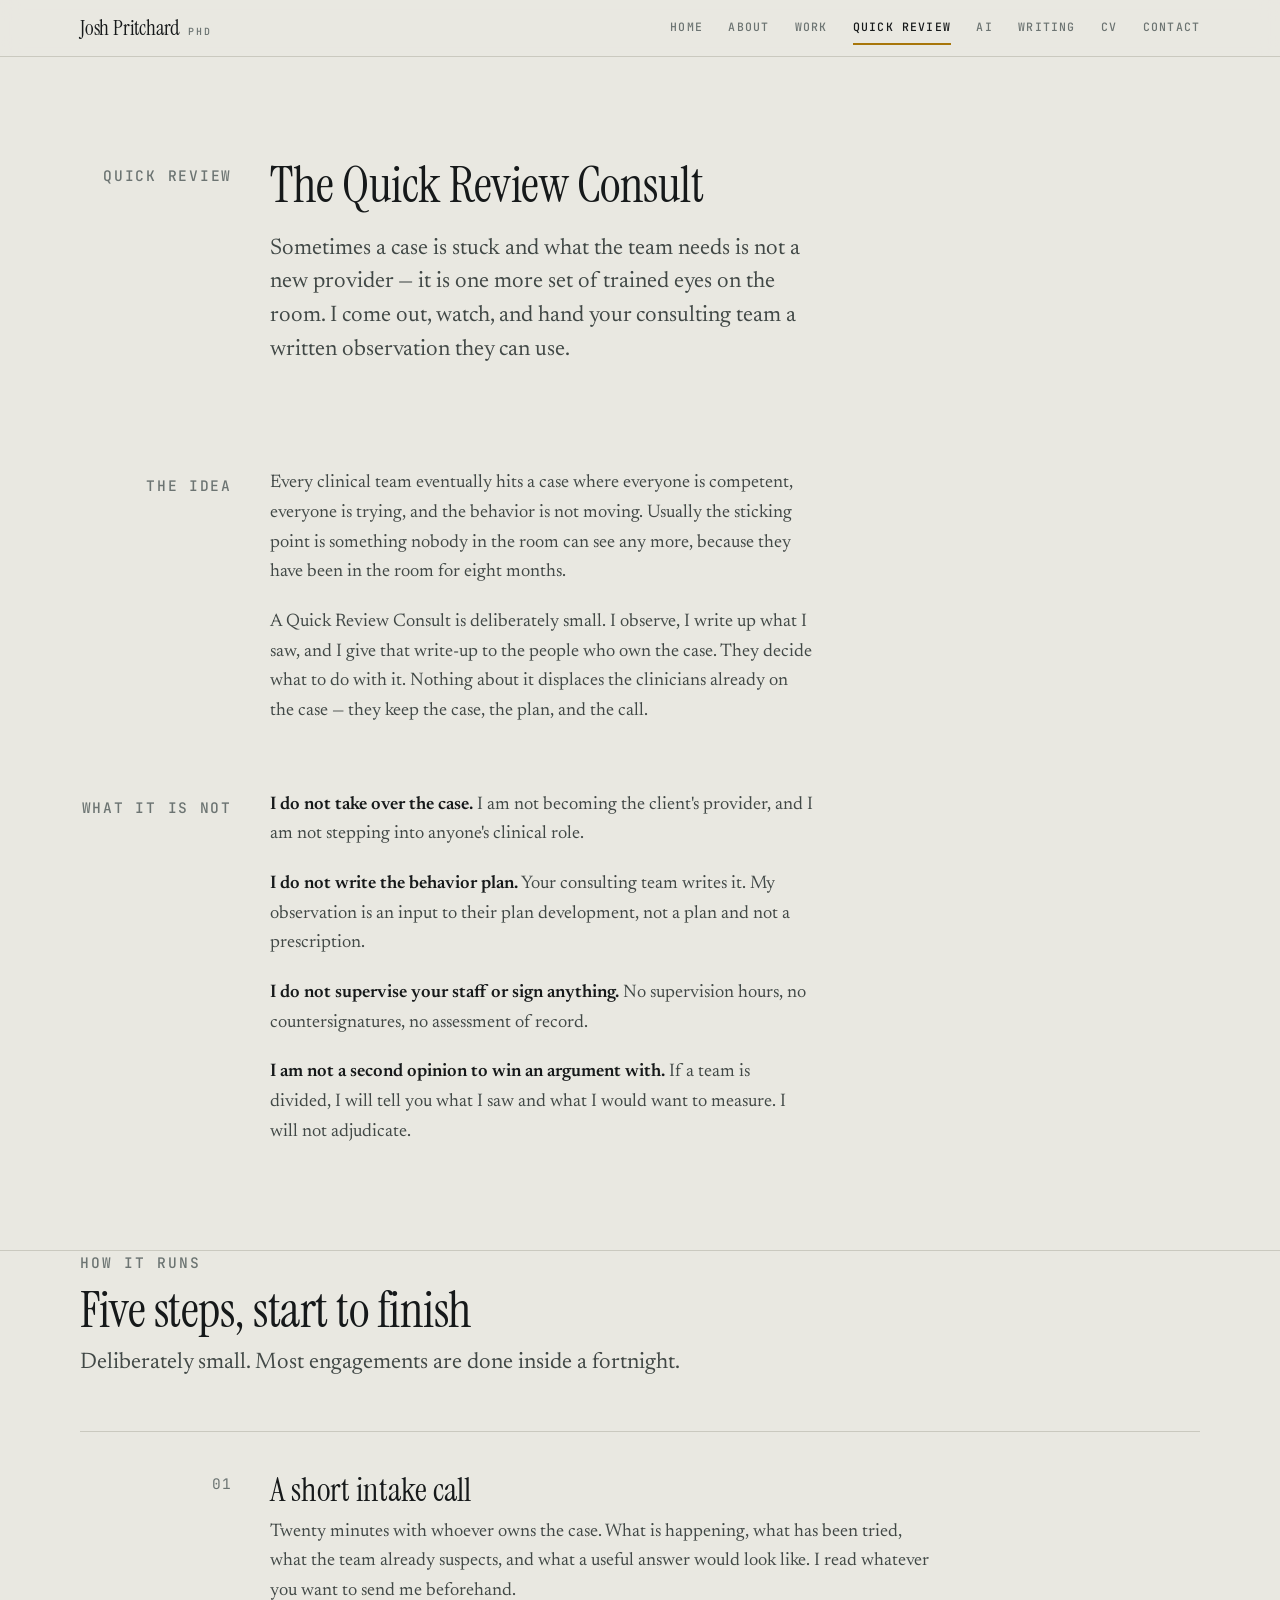
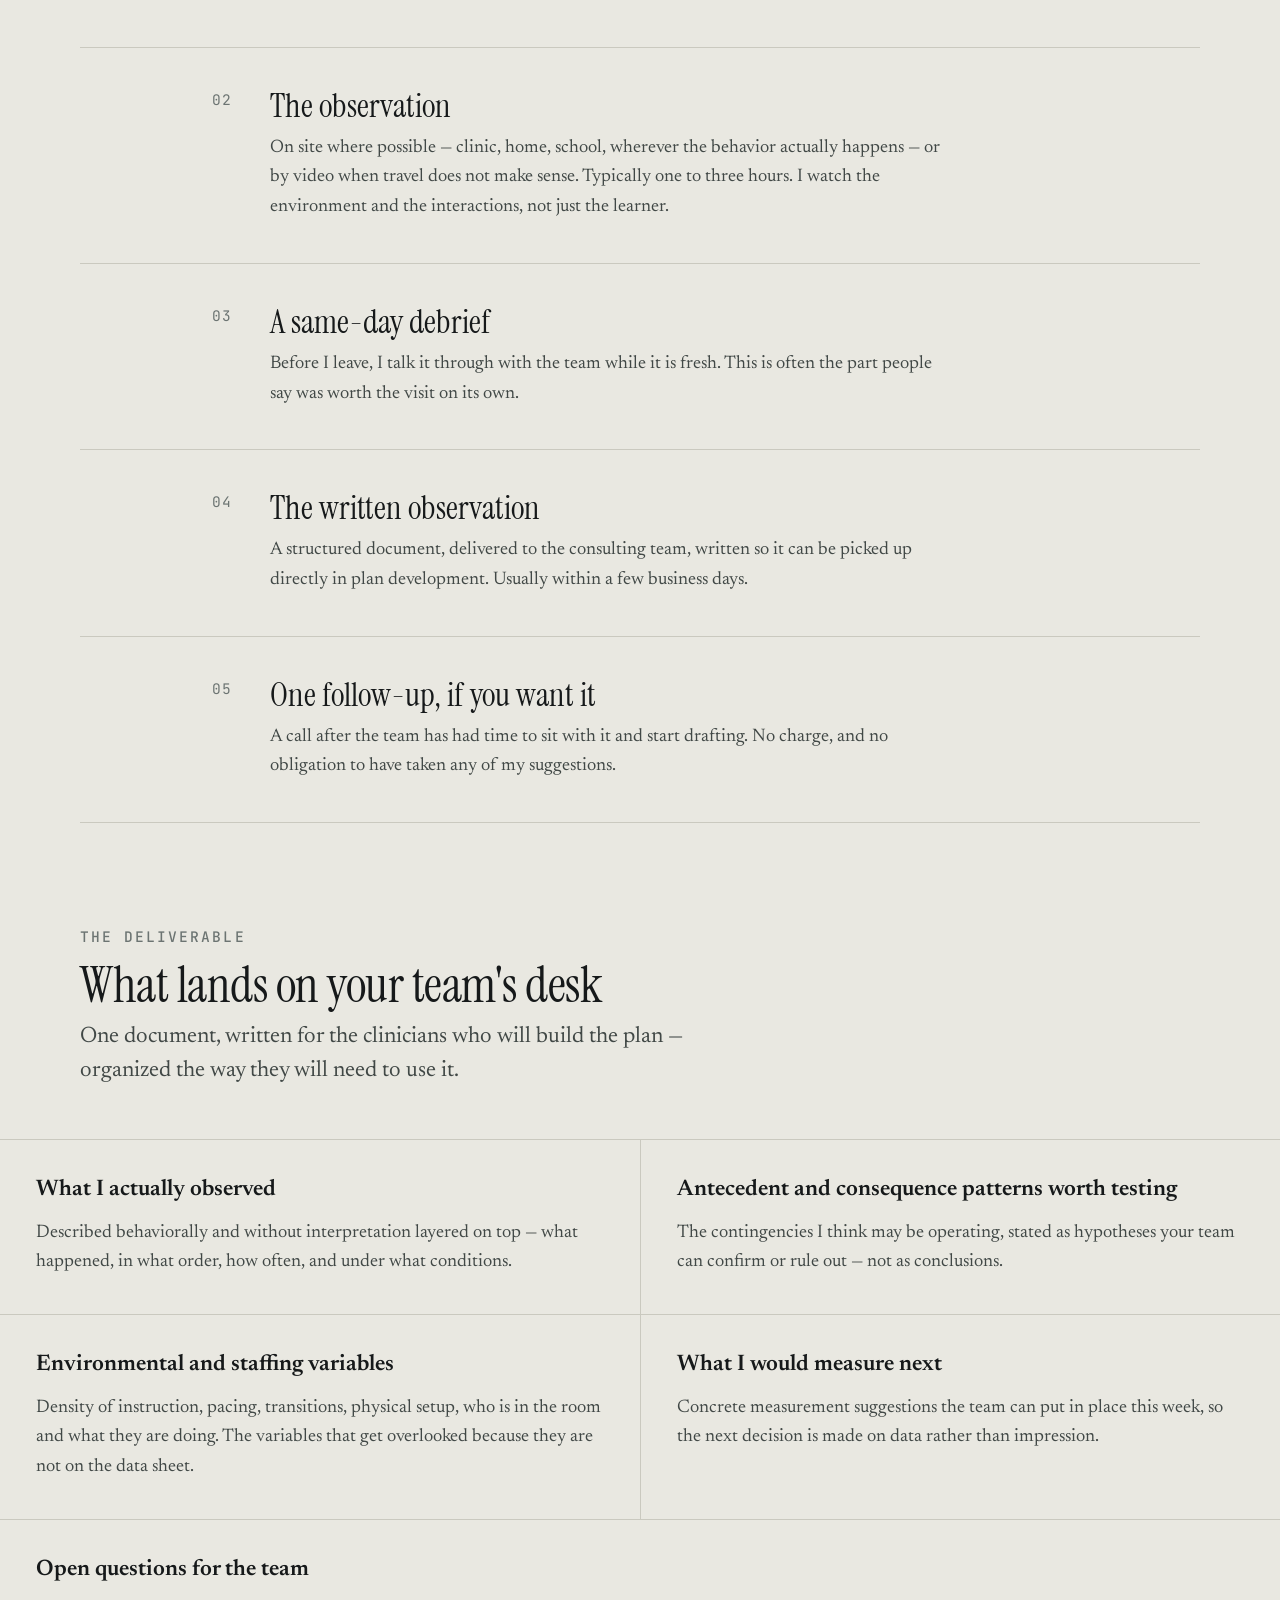
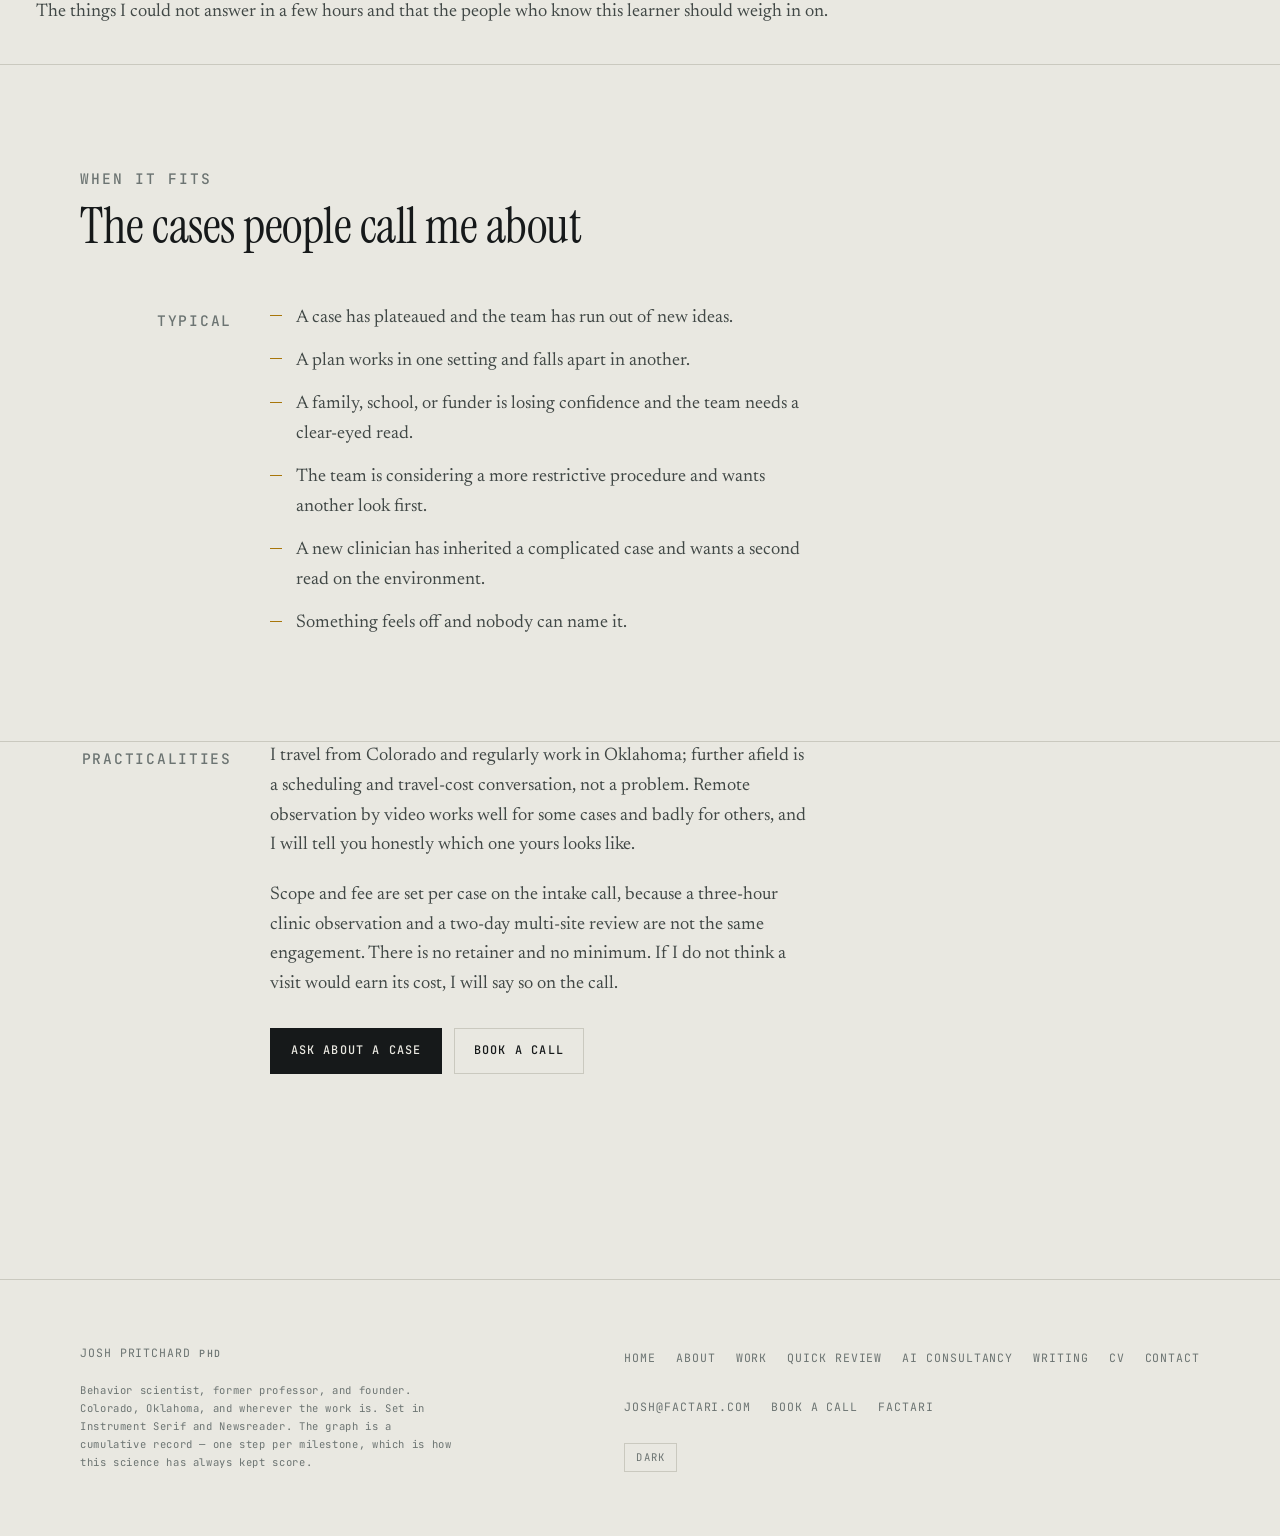
<file: quick-review.html>
<!doctype html>
<html lang="en">
<head>
<meta charset="utf-8" />
<meta name="viewport" content="width=device-width, initial-scale=1" />
<title>The Quick Review Consult — Josh Pritchard, PhD</title>
<meta name="description" content="A short outside observation of a stuck ABA case, written up and handed to the consulting team who own the behavior plan. Josh Pritchard does not take the case or write the plan." />
<link rel="canonical" href="https://joshpritchard.com/quick-review.html" />
<meta name="author" content="Josh Pritchard" />
<meta property="og:type" content="article" />
<meta property="og:site_name" content="Josh Pritchard" />
<meta property="og:title" content="The Quick Review Consult — Josh Pritchard, PhD" />
<meta property="og:description" content="A short outside observation of a stuck ABA case, written up and handed to the consulting team who own the behavior plan. Josh Pritchard does not take the case or write the plan." />
<meta property="og:url" content="https://joshpritchard.com/quick-review.html" />
<meta property="og:image" content="https://joshpritchard.com/og.jpg" />
<meta property="og:image:width" content="1200" />
<meta property="og:image:height" content="630" />
<meta name="twitter:card" content="summary_large_image" />
<meta name="twitter:title" content="The Quick Review Consult — Josh Pritchard, PhD" />
<meta name="twitter:description" content="A short outside observation of a stuck ABA case, written up and handed to the consulting team who own the behavior plan. Josh Pritchard does not take the case or write the plan." />
<meta name="twitter:image" content="https://joshpritchard.com/og.jpg" />
<meta name="theme-color" content="#101415" />
<link rel="icon" href="/favicon.svg" type="image/svg+xml" />
<link rel="apple-touch-icon" href="/icon-180.png" />
<link rel="preconnect" href="https://fonts.googleapis.com" />
<link rel="preconnect" href="https://fonts.gstatic.com" crossorigin />
<link rel="stylesheet" href="https://fonts.googleapis.com/css2?family=Instrument+Serif:ital@0;1&family=JetBrains+Mono:wght@400;500&family=Newsreader:ital,opsz,wght@0,6..72,300..600;1,6..72,300..500&display=swap" />
<link rel="stylesheet" href="/site.css" />
<script>(function(){try{var t=localStorage.getItem("jp-theme");if(t==="dark"||t==="light")document.documentElement.setAttribute("data-theme",t);}catch(e){}})();</script>

</head>
<body>
<a class="skip" href="#main">Skip to content</a>
<header class="masthead">
  <div class="wrap masthead__inner">
    <a class="wordmark" href="/">Josh Pritchard <span>PhD</span></a>
    <nav aria-label="Primary">
      <ul class="nav">
        <li><a href="/">Home</a></li>
        <li><a href="/about.html">About</a></li>
        <li><a href="/work.html">Work</a></li>
        <li><a href="/quick-review.html" aria-current="page">Quick Review</a></li>
        <li><a href="/ai-consultancy.html">AI</a></li>
        <li><a href="/writing.html">Writing</a></li>
        <li><a href="/cv.html">CV</a></li>
        <li><a href="/contact.html">Contact</a></li>
      </ul>
    </nav>
  </div>
</header>
<main id="main">
<section class="band">
  <div class="wrap">
    <div class="railed">
      <div class="rail rev">Quick Review</div>
      <div class="flow">
        <h1 class="h-section rev">The Quick Review Consult</h1>
        <p class="lede rev">Sometimes a case is stuck and what the team needs is not a new provider — it is one more set of trained eyes on the room. I come out, watch, and hand your consulting team a written observation they can use.</p>
      </div>
    </div>
  </div>
</section>
<section class="band"><div class="wrap">
  <div class="railed"><div class="rail rev">The idea</div><div class="flow rev">
<p>Every clinical team eventually hits a case where everyone is competent, everyone is trying,
and the behavior is not moving. Usually the sticking point is something nobody in the room can
see any more, because they have been in the room for eight months.</p>

<p>A Quick Review Consult is deliberately small. I observe, I write up what I saw, and I give
that write-up to the people who own the case. They decide what to do with it. Nothing about it
displaces the clinicians already on the case — they keep the case, the plan, and the call.</p>
</div></div>
  <div class="railed"><div class="rail rev">What it is not</div><div class="flow rev">
<p><strong>I do not take over the case.</strong> I am not becoming the client's provider, and
I am not stepping into anyone's clinical role.</p>

<p><strong>I do not write the behavior plan.</strong> Your consulting team writes it. My
observation is an input to their plan development, not a plan and not a prescription.</p>

<p><strong>I do not supervise your staff or sign anything.</strong> No supervision hours, no
countersignatures, no assessment of record.</p>

<p><strong>I am not a second opinion to win an argument with.</strong> If a team is divided, I
will tell you what I saw and what I would want to measure. I will not adjudicate.</p>
</div></div>
</div></section>
<section class="band band--rule"><div class="wrap">
  <div class="section-head rev"><span class="label">How it runs</span><h2 class="h-section">Five steps, start to finish</h2><p class="lede">Deliberately small. Most engagements are done inside a fortnight.</p></div>
  <ul class="entries">
    <li class="entry rev"><div class="entry__meta">01</div><div class="entry__body"><h3 class="h-item">A short intake call</h3><p>Twenty minutes with whoever owns the case. What is happening, what has been tried, what the team already suspects, and what a useful answer would look like. I read whatever you want to send me beforehand.</p></div></li>
    <li class="entry rev"><div class="entry__meta">02</div><div class="entry__body"><h3 class="h-item">The observation</h3><p>On site where possible — clinic, home, school, wherever the behavior actually happens — or by video when travel does not make sense. Typically one to three hours. I watch the environment and the interactions, not just the learner.</p></div></li>
    <li class="entry rev"><div class="entry__meta">03</div><div class="entry__body"><h3 class="h-item">A same-day debrief</h3><p>Before I leave, I talk it through with the team while it is fresh. This is often the part people say was worth the visit on its own.</p></div></li>
    <li class="entry rev"><div class="entry__meta">04</div><div class="entry__body"><h3 class="h-item">The written observation</h3><p>A structured document, delivered to the consulting team, written so it can be picked up directly in plan development. Usually within a few business days.</p></div></li>
    <li class="entry rev"><div class="entry__meta">05</div><div class="entry__body"><h3 class="h-item">One follow-up, if you want it</h3><p>A call after the team has had time to sit with it and start drafting. No charge, and no obligation to have taken any of my suggestions.</p></div></li>
  </ul>
</div></section>
<section class="band"><div class="wrap">
  <div class="section-head rev"><span class="label">The deliverable</span><h2 class="h-section">What lands on your team's desk</h2><p class="lede">One document, written for the clinicians who will build the plan — organized the way they will need to use it.</p></div>
</div><div class="cards cards--2">
  <article class="card rev"><h3 class="h-small">What I actually observed</h3><p>Described behaviorally and without interpretation layered on top — what happened, in what order, how often, and under what conditions.</p></article>
  <article class="card rev"><h3 class="h-small">Antecedent and consequence patterns worth testing</h3><p>The contingencies I think may be operating, stated as hypotheses your team can confirm or rule out — not as conclusions.</p></article>
  <article class="card rev"><h3 class="h-small">Environmental and staffing variables</h3><p>Density of instruction, pacing, transitions, physical setup, who is in the room and what they are doing. The variables that get overlooked because they are not on the data sheet.</p></article>
  <article class="card rev"><h3 class="h-small">What I would measure next</h3><p>Concrete measurement suggestions the team can put in place this week, so the next decision is made on data rather than impression.</p></article>
  <article class="card rev"><h3 class="h-small">Open questions for the team</h3><p>The things I could not answer in a few hours and that the people who know this learner should weigh in on.</p></article>
</div></section>
<section class="band"><div class="wrap">
  <div class="section-head rev"><span class="label">When it fits</span><h2 class="h-section">The cases people call me about</h2></div>
  <div class="railed"><div class="rail rev">Typical</div><ul class="flow rev ticked">
    <li>A case has plateaued and the team has run out of new ideas.</li>
    <li>A plan works in one setting and falls apart in another.</li>
    <li>A family, school, or funder is losing confidence and the team needs a clear-eyed read.</li>
    <li>The team is considering a more restrictive procedure and wants another look first.</li>
    <li>A new clinician has inherited a complicated case and wants a second read on the environment.</li>
    <li>Something feels off and nobody can name it.</li>
  </ul></div>
</div></section>
<section class="band band--rule"><div class="wrap">
  <div class="railed"><div class="rail rev">Practicalities</div><div class="flow rev">
<p>I travel from Colorado and regularly work in Oklahoma; further afield is a scheduling and
travel-cost conversation, not a problem. Remote observation by video works well for some cases
and badly for others, and I will tell you honestly which one yours looks like.</p>

<p>Scope and fee are set per case on the intake call, because a three-hour clinic observation
and a two-day multi-site review are not the same engagement. There is no retainer and no
minimum. If I do not think a visit would earn its cost, I will say so on the call.</p>
<div class="hero__actions" style="margin-top:.5rem"><a class="btn btn--solid" href="/contact.html">Ask about a case</a><a class="btn" href="https://calendly.com/bxdoc" rel="noopener">Book a call</a></div></div></div>
</div></section>
</main>
<footer class="footer">
  <div class="wrap footer__grid">
    <div style="display:flex;flex-direction:column;gap:1.25rem;">
      <a class="wordmark" href="/">Josh Pritchard <span>PhD</span></a>
      <p class="footer__colophon">Behavior scientist, former professor, and founder. Colorado, Oklahoma, and wherever the work is. Set in Instrument Serif and Newsreader. The graph is a cumulative record — one step per milestone, which is how this science has always kept score.</p>
    </div>
    <div style="display:flex;flex-direction:column;gap:1.25rem;align-items:flex-start;">
      <ul class="footer__nav">
        <li><a href="/">Home</a></li>
        <li><a href="/about.html">About</a></li>
        <li><a href="/work.html">Work</a></li>
        <li><a href="/quick-review.html">Quick Review</a></li>
        <li><a href="/ai-consultancy.html">AI Consultancy</a></li>
        <li><a href="/writing.html">Writing</a></li>
        <li><a href="/cv.html">CV</a></li>
        <li><a href="/contact.html">Contact</a></li>
      </ul>
      <ul class="footer__nav">
        <li><a href="mailto:josh@factari.com">josh@factari.com</a></li>
        <li><a href="https://calendly.com/bxdoc" rel="noopener">Book a call</a></li>
        <li><a href="https://factari.com/" rel="noopener">Factari</a></li>
      </ul>
      <button class="theme-toggle" type="button" data-theme-toggle>Dark</button>
    </div>
  </div>
</footer>
<script src="/site.js" defer></script>
</body>
</html>
</file>
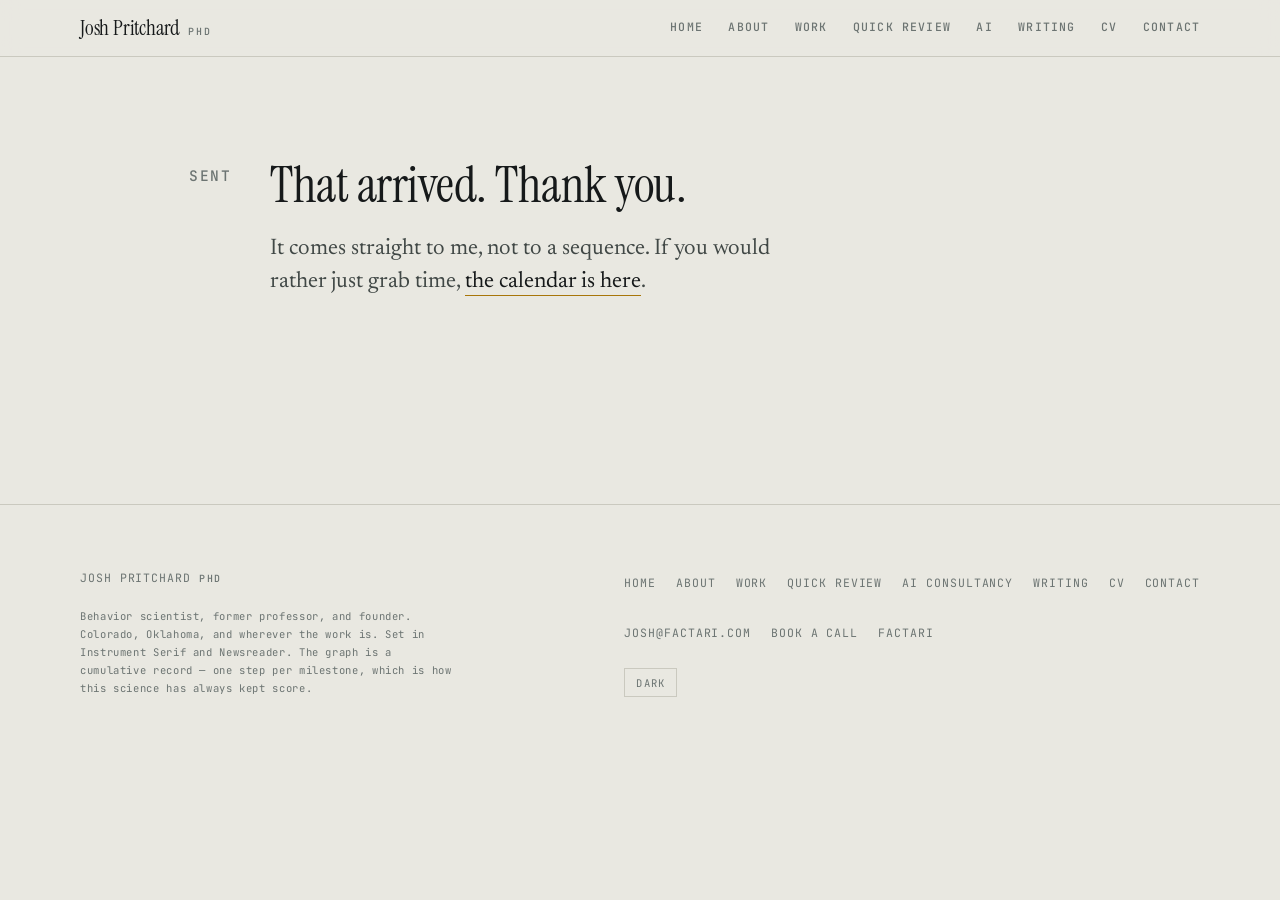
<file: thanks.html>
<!doctype html>
<html lang="en">
<head>
<meta charset="utf-8" />
<meta name="viewport" content="width=device-width, initial-scale=1" />
<title>Message sent — Josh Pritchard, PhD</title>
<meta name="description" content="Your message reached Josh Pritchard." />
<link rel="canonical" href="https://joshpritchard.com/thanks.html" />
<meta name="author" content="Josh Pritchard" />
<meta property="og:type" content="article" />
<meta property="og:site_name" content="Josh Pritchard" />
<meta property="og:title" content="Message sent — Josh Pritchard, PhD" />
<meta property="og:description" content="Your message reached Josh Pritchard." />
<meta property="og:url" content="https://joshpritchard.com/thanks.html" />
<meta property="og:image" content="https://joshpritchard.com/og.jpg" />
<meta property="og:image:width" content="1200" />
<meta property="og:image:height" content="630" />
<meta name="twitter:card" content="summary_large_image" />
<meta name="twitter:title" content="Message sent — Josh Pritchard, PhD" />
<meta name="twitter:description" content="Your message reached Josh Pritchard." />
<meta name="twitter:image" content="https://joshpritchard.com/og.jpg" />
<meta name="theme-color" content="#101415" />
<link rel="icon" href="/favicon.svg" type="image/svg+xml" />
<link rel="apple-touch-icon" href="/icon-180.png" />
<link rel="preconnect" href="https://fonts.googleapis.com" />
<link rel="preconnect" href="https://fonts.gstatic.com" crossorigin />
<link rel="stylesheet" href="https://fonts.googleapis.com/css2?family=Instrument+Serif:ital@0;1&family=JetBrains+Mono:wght@400;500&family=Newsreader:ital,opsz,wght@0,6..72,300..600;1,6..72,300..500&display=swap" />
<link rel="stylesheet" href="/site.css" />
<script>(function(){try{var t=localStorage.getItem("jp-theme");if(t==="dark"||t==="light")document.documentElement.setAttribute("data-theme",t);}catch(e){}})();</script>

</head>
<body>
<a class="skip" href="#main">Skip to content</a>
<header class="masthead">
  <div class="wrap masthead__inner">
    <a class="wordmark" href="/">Josh Pritchard <span>PhD</span></a>
    <nav aria-label="Primary">
      <ul class="nav">
        <li><a href="/">Home</a></li>
        <li><a href="/about.html">About</a></li>
        <li><a href="/work.html">Work</a></li>
        <li><a href="/quick-review.html">Quick Review</a></li>
        <li><a href="/ai-consultancy.html">AI</a></li>
        <li><a href="/writing.html">Writing</a></li>
        <li><a href="/cv.html">CV</a></li>
        <li><a href="/contact.html">Contact</a></li>
      </ul>
    </nav>
  </div>
</header>
<main id="main">
<section class="band">
  <div class="wrap">
    <div class="railed">
      <div class="rail rev">Sent</div>
      <div class="flow">
        <h1 class="h-section rev">That arrived. Thank you.</h1>
        <p class="lede rev">It comes straight to me, not to a sequence. If you would rather just grab time, <a class="link" href="https://calendly.com/bxdoc" rel="noopener">the calendar is here</a>.</p>
      </div>
    </div>
  </div>
</section>
</main>
<footer class="footer">
  <div class="wrap footer__grid">
    <div style="display:flex;flex-direction:column;gap:1.25rem;">
      <a class="wordmark" href="/">Josh Pritchard <span>PhD</span></a>
      <p class="footer__colophon">Behavior scientist, former professor, and founder. Colorado, Oklahoma, and wherever the work is. Set in Instrument Serif and Newsreader. The graph is a cumulative record — one step per milestone, which is how this science has always kept score.</p>
    </div>
    <div style="display:flex;flex-direction:column;gap:1.25rem;align-items:flex-start;">
      <ul class="footer__nav">
        <li><a href="/">Home</a></li>
        <li><a href="/about.html">About</a></li>
        <li><a href="/work.html">Work</a></li>
        <li><a href="/quick-review.html">Quick Review</a></li>
        <li><a href="/ai-consultancy.html">AI Consultancy</a></li>
        <li><a href="/writing.html">Writing</a></li>
        <li><a href="/cv.html">CV</a></li>
        <li><a href="/contact.html">Contact</a></li>
      </ul>
      <ul class="footer__nav">
        <li><a href="mailto:josh@factari.com">josh@factari.com</a></li>
        <li><a href="https://calendly.com/bxdoc" rel="noopener">Book a call</a></li>
        <li><a href="https://factari.com/" rel="noopener">Factari</a></li>
      </ul>
      <button class="theme-toggle" type="button" data-theme-toggle>Dark</button>
    </div>
  </div>
</footer>
<script src="/site.js" defer></script>
</body>
</html>
</file>
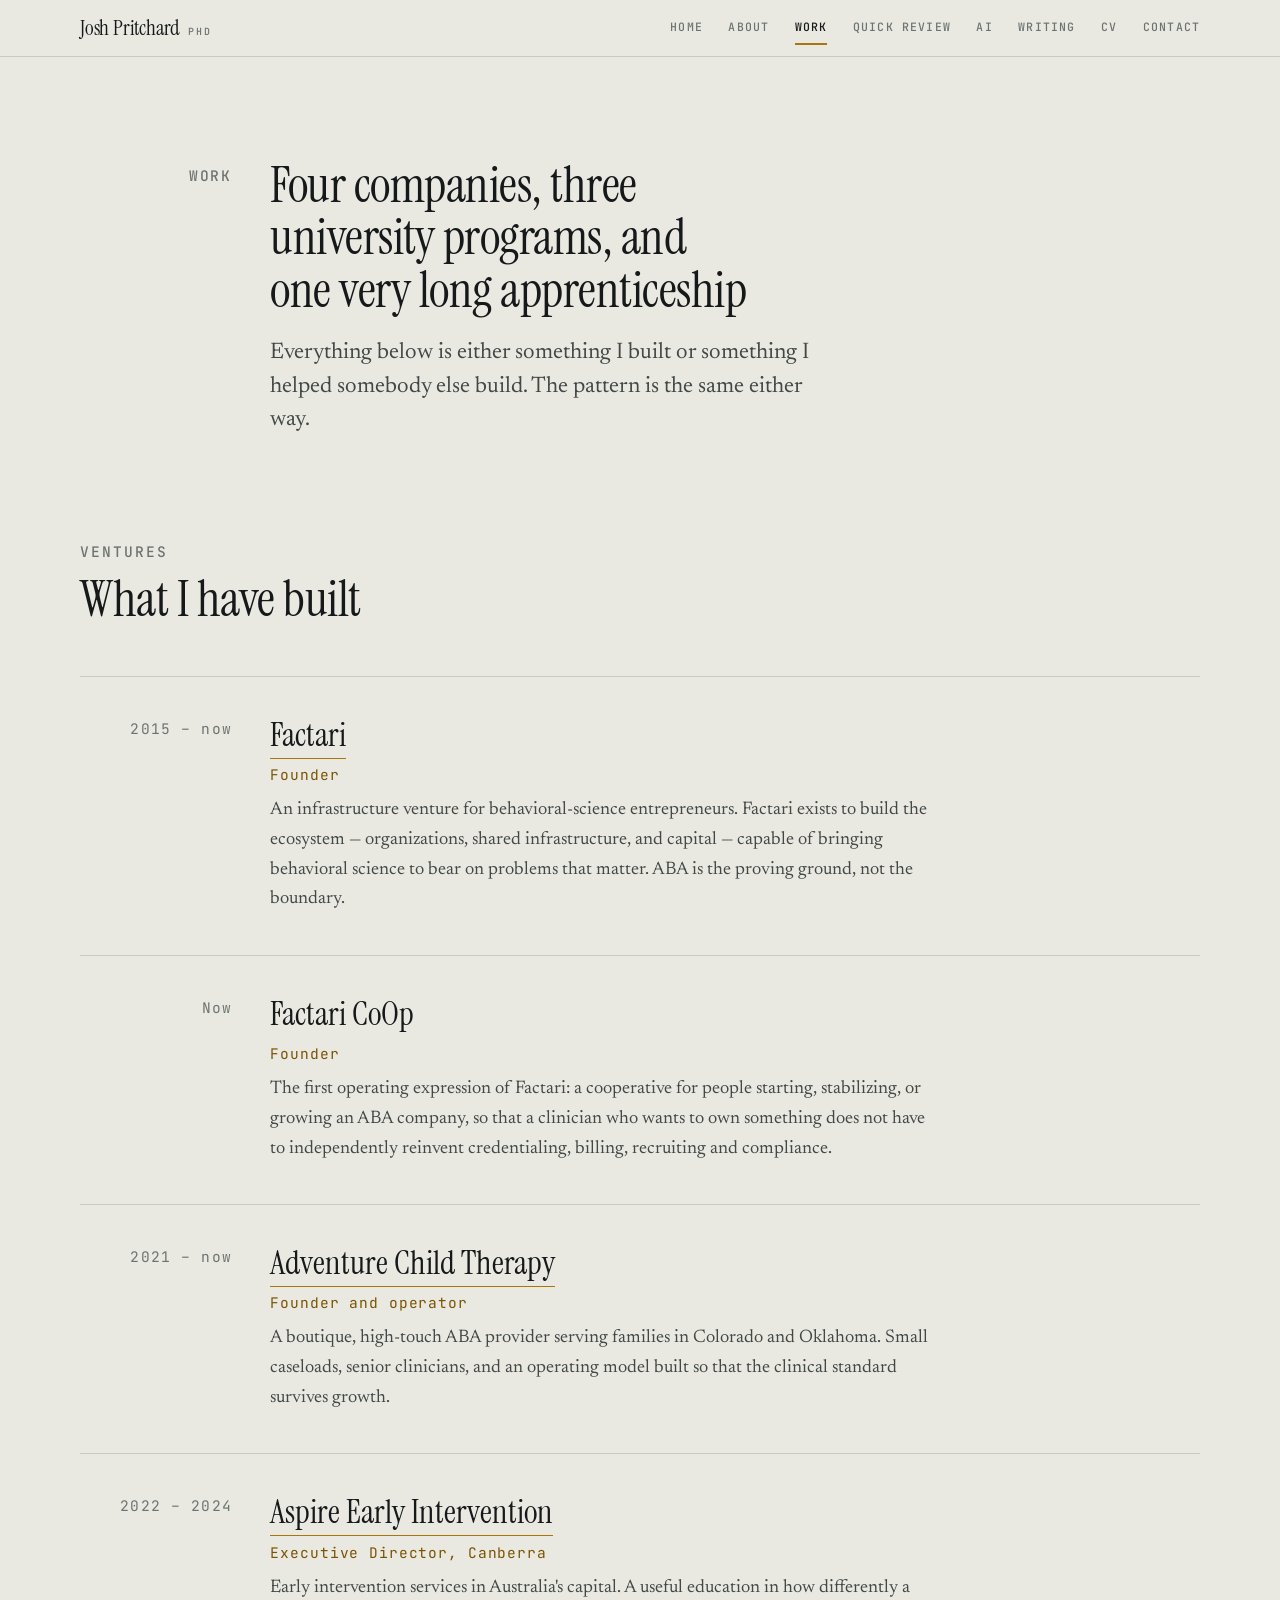
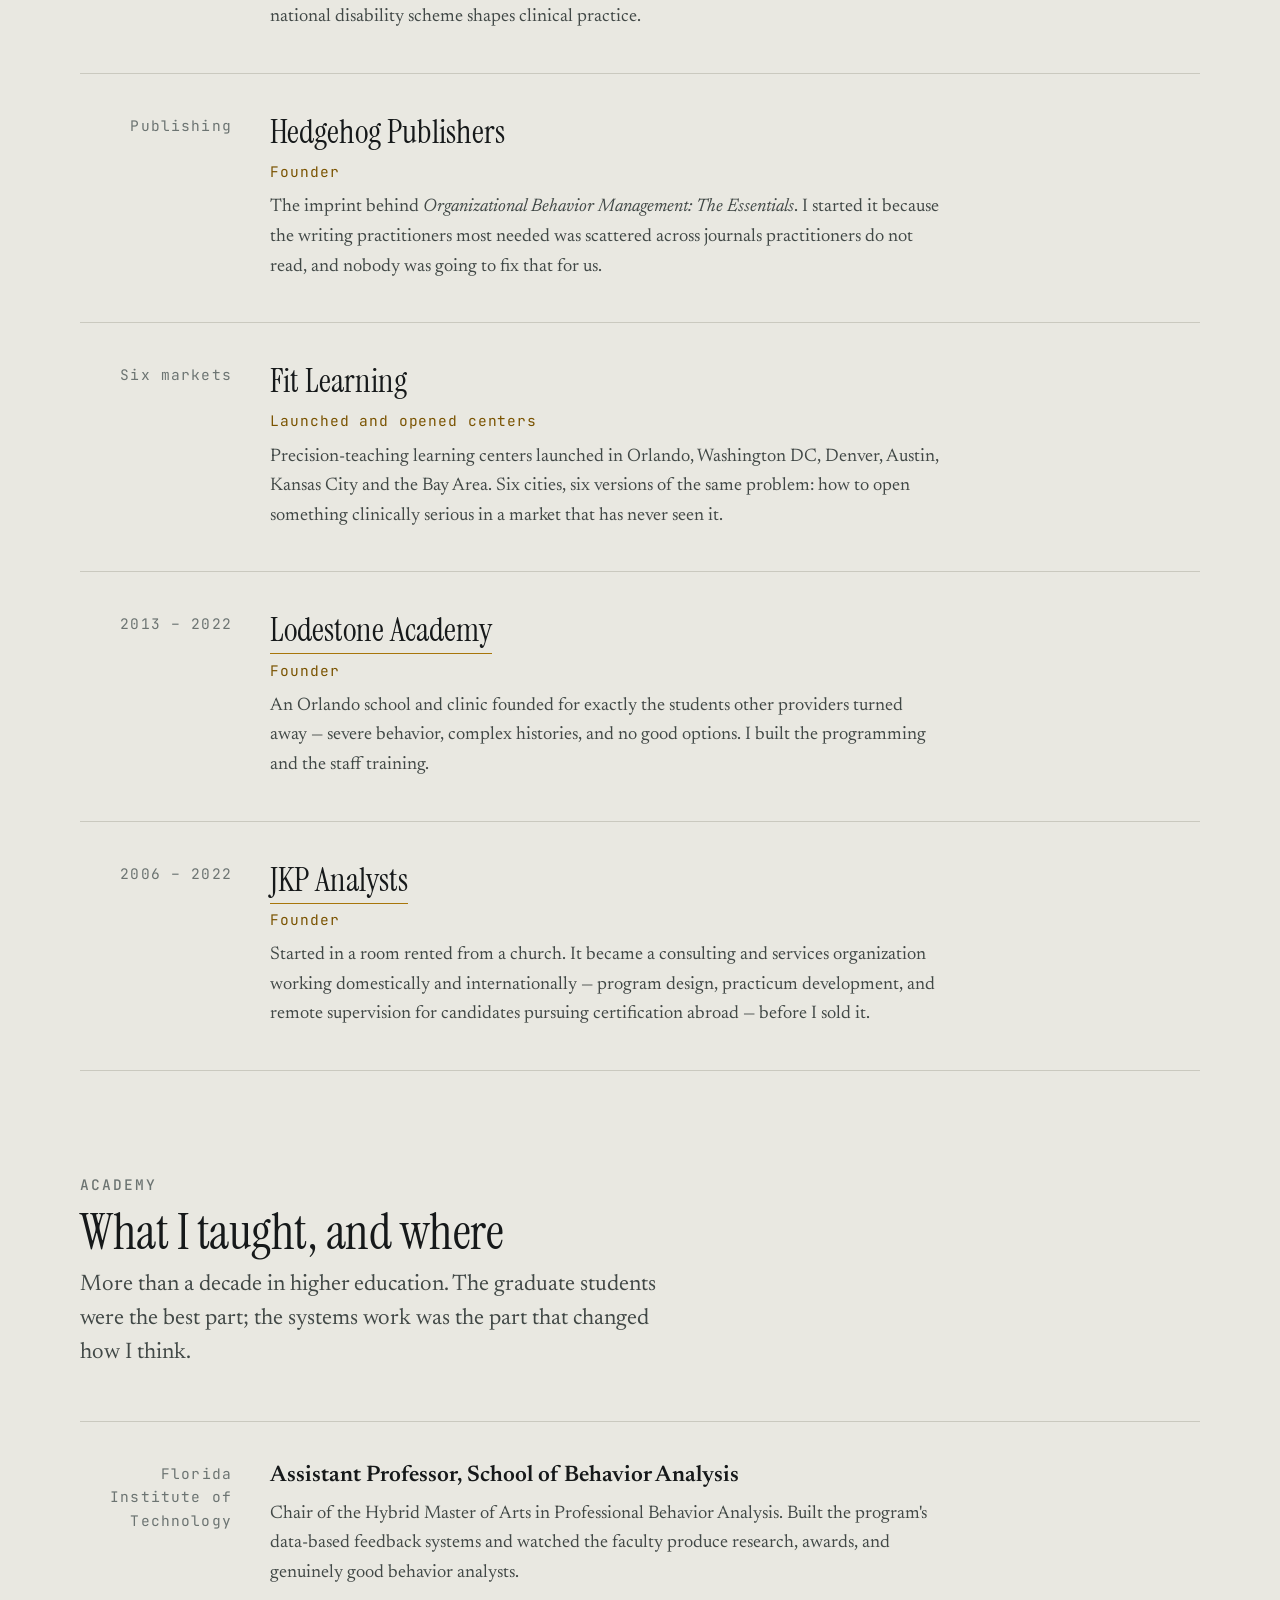
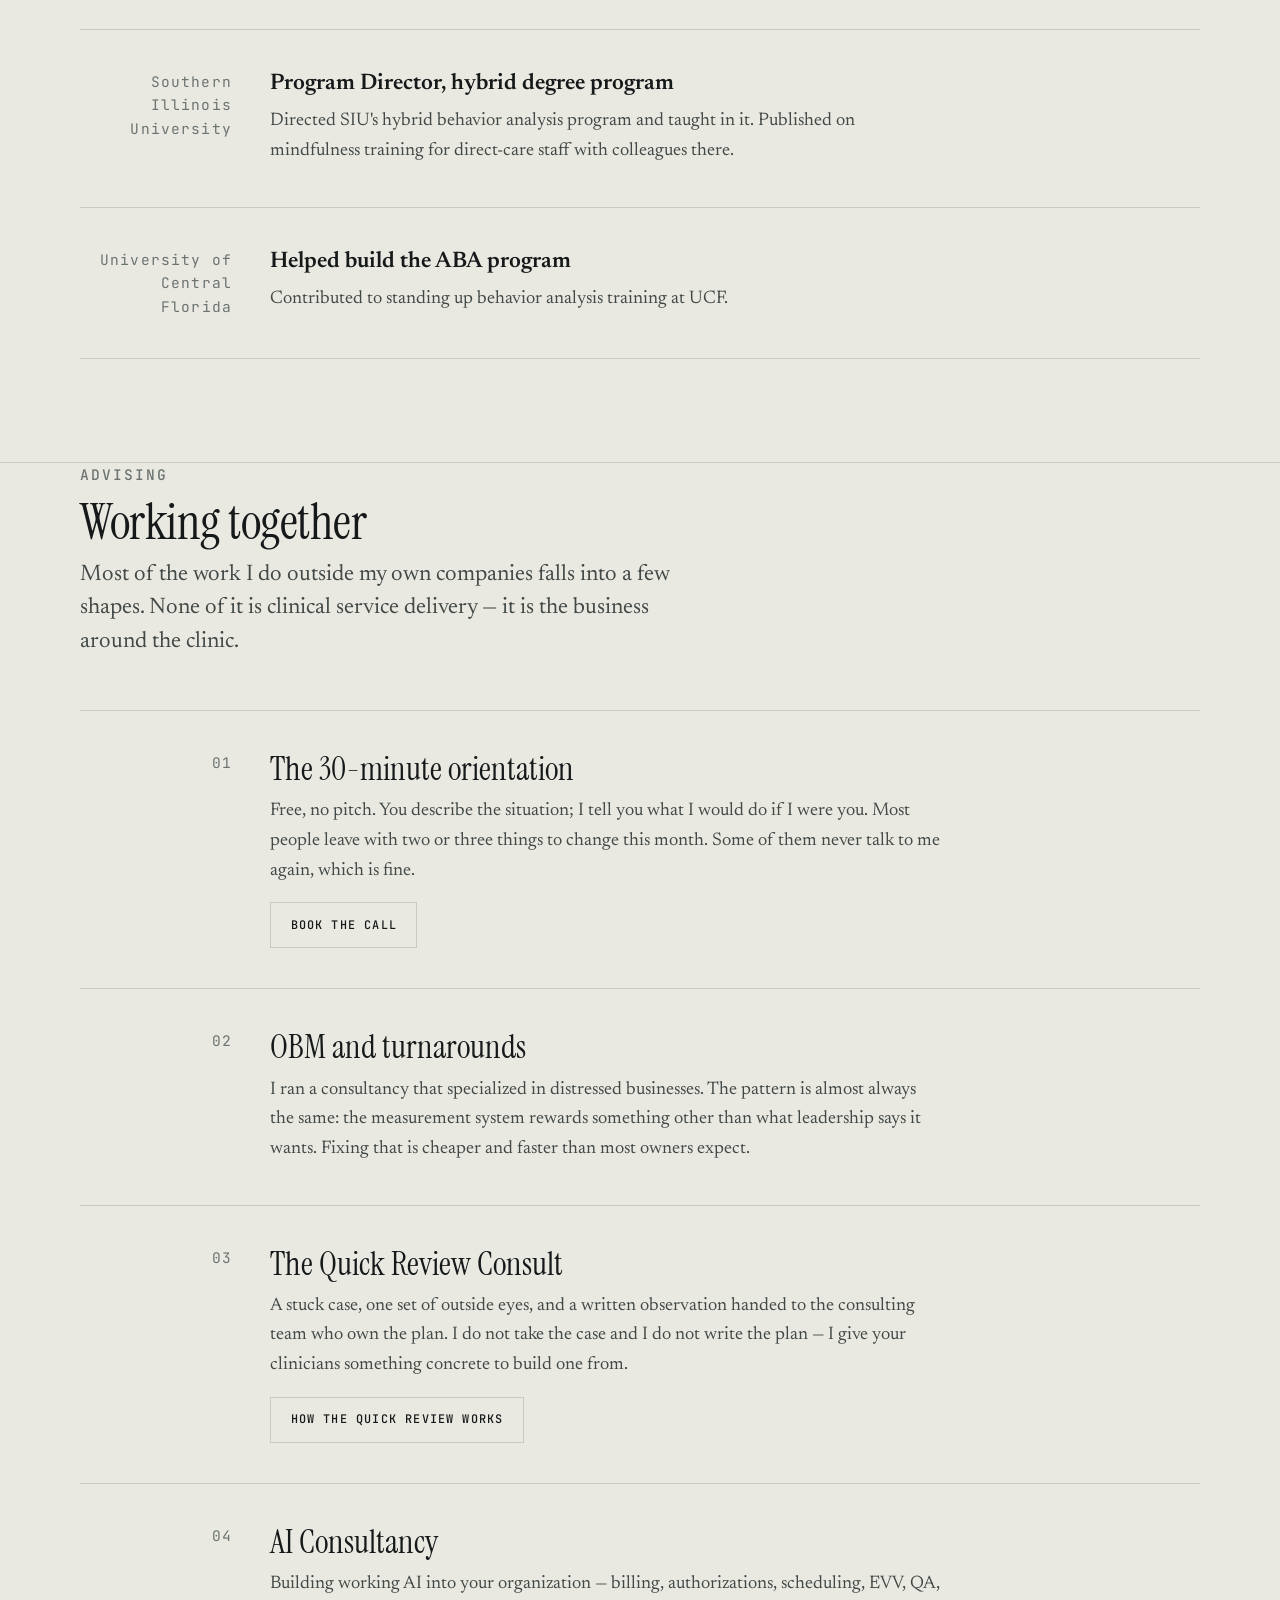
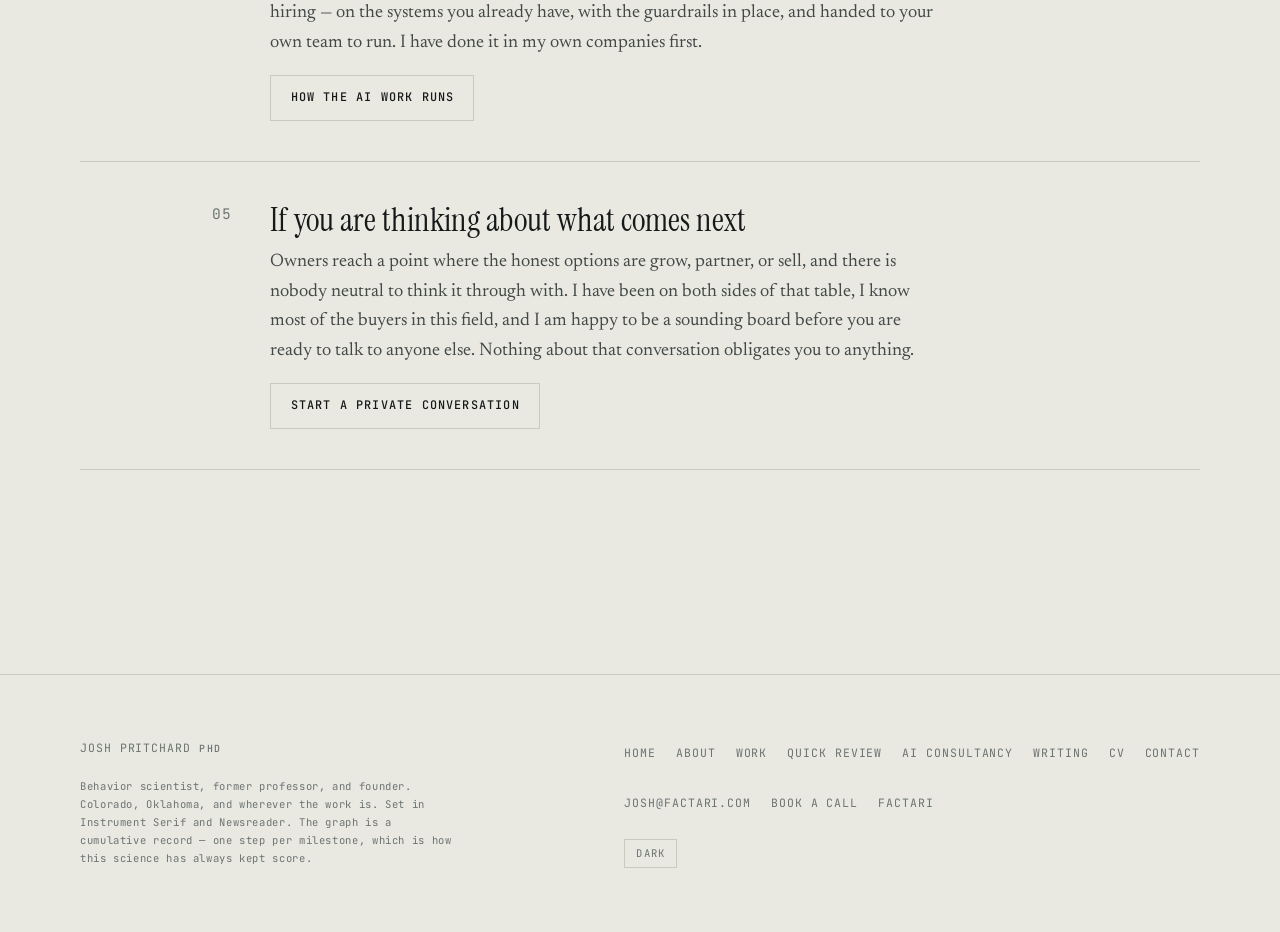
<file: work.html>
<!doctype html>
<html lang="en">
<head>
<meta charset="utf-8" />
<meta name="viewport" content="width=device-width, initial-scale=1" />
<title>Work — Josh Pritchard, PhD</title>
<meta name="description" content="Factari, Adventure Child Therapy, Lodestone Academy, JKP Analysts, Aspire Early Intervention — and how Josh Pritchard works with ABA owners and operators." />
<link rel="canonical" href="https://joshpritchard.com/work.html" />
<meta name="author" content="Josh Pritchard" />
<meta property="og:type" content="article" />
<meta property="og:site_name" content="Josh Pritchard" />
<meta property="og:title" content="Work — Josh Pritchard, PhD" />
<meta property="og:description" content="Factari, Adventure Child Therapy, Lodestone Academy, JKP Analysts, Aspire Early Intervention — and how Josh Pritchard works with ABA owners and operators." />
<meta property="og:url" content="https://joshpritchard.com/work.html" />
<meta property="og:image" content="https://joshpritchard.com/og.jpg" />
<meta property="og:image:width" content="1200" />
<meta property="og:image:height" content="630" />
<meta name="twitter:card" content="summary_large_image" />
<meta name="twitter:title" content="Work — Josh Pritchard, PhD" />
<meta name="twitter:description" content="Factari, Adventure Child Therapy, Lodestone Academy, JKP Analysts, Aspire Early Intervention — and how Josh Pritchard works with ABA owners and operators." />
<meta name="twitter:image" content="https://joshpritchard.com/og.jpg" />
<meta name="theme-color" content="#101415" />
<link rel="icon" href="/favicon.svg" type="image/svg+xml" />
<link rel="apple-touch-icon" href="/icon-180.png" />
<link rel="preconnect" href="https://fonts.googleapis.com" />
<link rel="preconnect" href="https://fonts.gstatic.com" crossorigin />
<link rel="stylesheet" href="https://fonts.googleapis.com/css2?family=Instrument+Serif:ital@0;1&family=JetBrains+Mono:wght@400;500&family=Newsreader:ital,opsz,wght@0,6..72,300..600;1,6..72,300..500&display=swap" />
<link rel="stylesheet" href="/site.css" />
<script>(function(){try{var t=localStorage.getItem("jp-theme");if(t==="dark"||t==="light")document.documentElement.setAttribute("data-theme",t);}catch(e){}})();</script>

</head>
<body>
<a class="skip" href="#main">Skip to content</a>
<header class="masthead">
  <div class="wrap masthead__inner">
    <a class="wordmark" href="/">Josh Pritchard <span>PhD</span></a>
    <nav aria-label="Primary">
      <ul class="nav">
        <li><a href="/">Home</a></li>
        <li><a href="/about.html">About</a></li>
        <li><a href="/work.html" aria-current="page">Work</a></li>
        <li><a href="/quick-review.html">Quick Review</a></li>
        <li><a href="/ai-consultancy.html">AI</a></li>
        <li><a href="/writing.html">Writing</a></li>
        <li><a href="/cv.html">CV</a></li>
        <li><a href="/contact.html">Contact</a></li>
      </ul>
    </nav>
  </div>
</header>
<main id="main">
<section class="band">
  <div class="wrap">
    <div class="railed">
      <div class="rail rev">Work</div>
      <div class="flow">
        <h1 class="h-section rev">Four companies, three university programs, and one very long apprenticeship</h1>
        <p class="lede rev">Everything below is either something I built or something I helped somebody else build. The pattern is the same either way.</p>
      </div>
    </div>
  </div>
</section>
<section class="band"><div class="wrap">
  <div class="section-head rev"><span class="label">Ventures</span><h2 class="h-section">What I have built</h2></div>
  <ul class="entries">
    <li class="entry rev">
      <div class="entry__meta">2015 – now</div>
      <div class="entry__body"><h3 class="h-item"><a class="link" href="https://factari.com/" rel="noopener">Factari</a></h3><span class="entry__role">Founder</span><p>An infrastructure venture for behavioral-science entrepreneurs. Factari exists to build the ecosystem — organizations, shared infrastructure, and capital — capable of bringing behavioral science to bear on problems that matter. ABA is the proving ground, not the boundary.</p></div>
    </li>
    <li class="entry rev">
      <div class="entry__meta">Now</div>
      <div class="entry__body"><h3 class="h-item">Factari CoOp</h3><span class="entry__role">Founder</span><p>The first operating expression of Factari: a cooperative for people starting, stabilizing, or growing an ABA company, so that a clinician who wants to own something does not have to independently reinvent credentialing, billing, recruiting and compliance.</p></div>
    </li>
    <li class="entry rev">
      <div class="entry__meta">2021 – now</div>
      <div class="entry__body"><h3 class="h-item"><a class="link" href="https://actaba.com/" rel="noopener">Adventure Child Therapy</a></h3><span class="entry__role">Founder and operator</span><p>A boutique, high-touch ABA provider serving families in Colorado and Oklahoma. Small caseloads, senior clinicians, and an operating model built so that the clinical standard survives growth.</p></div>
    </li>
    <li class="entry rev">
      <div class="entry__meta">2022 – 2024</div>
      <div class="entry__body"><h3 class="h-item"><a class="link" href="https://aspireearlyintervention.com/" rel="noopener">Aspire Early Intervention</a></h3><span class="entry__role">Executive Director, Canberra</span><p>Early intervention services in Australia's capital. A useful education in how differently a national disability scheme shapes clinical practice.</p></div>
    </li>
    <li class="entry rev">
      <div class="entry__meta">Publishing</div>
      <div class="entry__body"><h3 class="h-item">Hedgehog Publishers</h3><span class="entry__role">Founder</span><p>The imprint behind <em>Organizational Behavior Management: The Essentials</em>. I started it because the writing practitioners most needed was scattered across journals practitioners do not read, and nobody was going to fix that for us.</p></div>
    </li>
    <li class="entry rev">
      <div class="entry__meta">Six markets</div>
      <div class="entry__body"><h3 class="h-item">Fit Learning</h3><span class="entry__role">Launched and opened centers</span><p>Precision-teaching learning centers launched in Orlando, Washington DC, Denver, Austin, Kansas City and the Bay Area. Six cities, six versions of the same problem: how to open something clinically serious in a market that has never seen it.</p></div>
    </li>
    <li class="entry rev">
      <div class="entry__meta">2013 – 2022</div>
      <div class="entry__body"><h3 class="h-item"><a class="link" href="https://lodestoneacademy.org/" rel="noopener">Lodestone Academy</a></h3><span class="entry__role">Founder</span><p>An Orlando school and clinic founded for exactly the students other providers turned away — severe behavior, complex histories, and no good options. I built the programming and the staff training.</p></div>
    </li>
    <li class="entry rev">
      <div class="entry__meta">2006 – 2022</div>
      <div class="entry__body"><h3 class="h-item"><a class="link" href="https://jkpanalysts.com/" rel="noopener">JKP Analysts</a></h3><span class="entry__role">Founder</span><p>Started in a room rented from a church. It became a consulting and services organization working domestically and internationally — program design, practicum development, and remote supervision for candidates pursuing certification abroad — before I sold it.</p></div>
    </li>
  </ul>
</div></section>
<section class="band"><div class="wrap">
  <div class="section-head rev"><span class="label">Academy</span><h2 class="h-section">What I taught, and where</h2><p class="lede">More than a decade in higher education. The graduate students were the best part; the systems work was the part that changed how I think.</p></div>
  <ul class="entries">
    <li class="entry rev"><div class="entry__meta">Florida Institute of Technology</div><div class="entry__body"><h3 class="h-small">Assistant Professor, School of Behavior Analysis</h3><p>Chair of the Hybrid Master of Arts in Professional Behavior Analysis. Built the program's data-based feedback systems and watched the faculty produce research, awards, and genuinely good behavior analysts.</p></div></li>
    <li class="entry rev"><div class="entry__meta">Southern Illinois University</div><div class="entry__body"><h3 class="h-small">Program Director, hybrid degree program</h3><p>Directed SIU's hybrid behavior analysis program and taught in it. Published on mindfulness training for direct-care staff with colleagues there.</p></div></li>
    <li class="entry rev"><div class="entry__meta">University of Central Florida</div><div class="entry__body"><h3 class="h-small">Helped build the ABA program</h3><p>Contributed to standing up behavior analysis training at UCF.</p></div></li>
  </ul>
</div></section>
<section class="band band--rule" id="advising"><div class="wrap">
  <div class="section-head rev"><span class="label">Advising</span><h2 class="h-section">Working together</h2><p class="lede">Most of the work I do outside my own companies falls into a few shapes. None of it is clinical service delivery — it is the business around the clinic.</p></div>
  <ul class="entries">
    <li class="entry rev"><div class="entry__meta">01</div><div class="entry__body"><h3 class="h-item">The 30-minute orientation</h3><p>Free, no pitch. You describe the situation; I tell you what I would do if I were you. Most people leave with two or three things to change this month. Some of them never talk to me again, which is fine.</p><div class="hero__actions" style="margin-top:.4rem"><a class="btn" href="https://factari.com/consult/" rel="noopener">Book the call</a></div></div></li>
    <li class="entry rev"><div class="entry__meta">02</div><div class="entry__body"><h3 class="h-item">OBM and turnarounds</h3><p>I ran a consultancy that specialized in distressed businesses. The pattern is almost always the same: the measurement system rewards something other than what leadership says it wants. Fixing that is cheaper and faster than most owners expect.</p></div></li>
    <li class="entry rev"><div class="entry__meta">03</div><div class="entry__body"><h3 class="h-item">The Quick Review Consult</h3><p>A stuck case, one set of outside eyes, and a written observation handed to the consulting team who own the plan. I do not take the case and I do not write the plan — I give your clinicians something concrete to build one from.</p><div class="hero__actions" style="margin-top:.4rem"><a class="btn" href="/quick-review.html" rel="noopener">How the Quick Review works</a></div></div></li>
    <li class="entry rev"><div class="entry__meta">04</div><div class="entry__body"><h3 class="h-item">AI Consultancy</h3><p>Building working AI into your organization — billing, authorizations, scheduling, EVV, QA, hiring — on the systems you already have, with the guardrails in place, and handed to your own team to run. I have done it in my own companies first.</p><div class="hero__actions" style="margin-top:.4rem"><a class="btn" href="/ai-consultancy.html">How the AI work runs</a></div></div></li>
    <li class="entry rev"><div class="entry__meta">05</div><div class="entry__body"><h3 class="h-item">If you are thinking about what comes next</h3><p>Owners reach a point where the honest options are grow, partner, or sell, and there is nobody neutral to think it through with. I have been on both sides of that table, I know most of the buyers in this field, and I am happy to be a sounding board before you are ready to talk to anyone else. Nothing about that conversation obligates you to anything.</p><div class="hero__actions" style="margin-top:.4rem"><a class="btn" href="/contact.html" rel="noopener">Start a private conversation</a></div></div></li>
  </ul>
</div></section>
</main>
<footer class="footer">
  <div class="wrap footer__grid">
    <div style="display:flex;flex-direction:column;gap:1.25rem;">
      <a class="wordmark" href="/">Josh Pritchard <span>PhD</span></a>
      <p class="footer__colophon">Behavior scientist, former professor, and founder. Colorado, Oklahoma, and wherever the work is. Set in Instrument Serif and Newsreader. The graph is a cumulative record — one step per milestone, which is how this science has always kept score.</p>
    </div>
    <div style="display:flex;flex-direction:column;gap:1.25rem;align-items:flex-start;">
      <ul class="footer__nav">
        <li><a href="/">Home</a></li>
        <li><a href="/about.html">About</a></li>
        <li><a href="/work.html">Work</a></li>
        <li><a href="/quick-review.html">Quick Review</a></li>
        <li><a href="/ai-consultancy.html">AI Consultancy</a></li>
        <li><a href="/writing.html">Writing</a></li>
        <li><a href="/cv.html">CV</a></li>
        <li><a href="/contact.html">Contact</a></li>
      </ul>
      <ul class="footer__nav">
        <li><a href="mailto:josh@factari.com">josh@factari.com</a></li>
        <li><a href="https://calendly.com/bxdoc" rel="noopener">Book a call</a></li>
        <li><a href="https://factari.com/" rel="noopener">Factari</a></li>
      </ul>
      <button class="theme-toggle" type="button" data-theme-toggle>Dark</button>
    </div>
  </div>
</footer>
<script src="/site.js" defer></script>
</body>
</html>
</file>
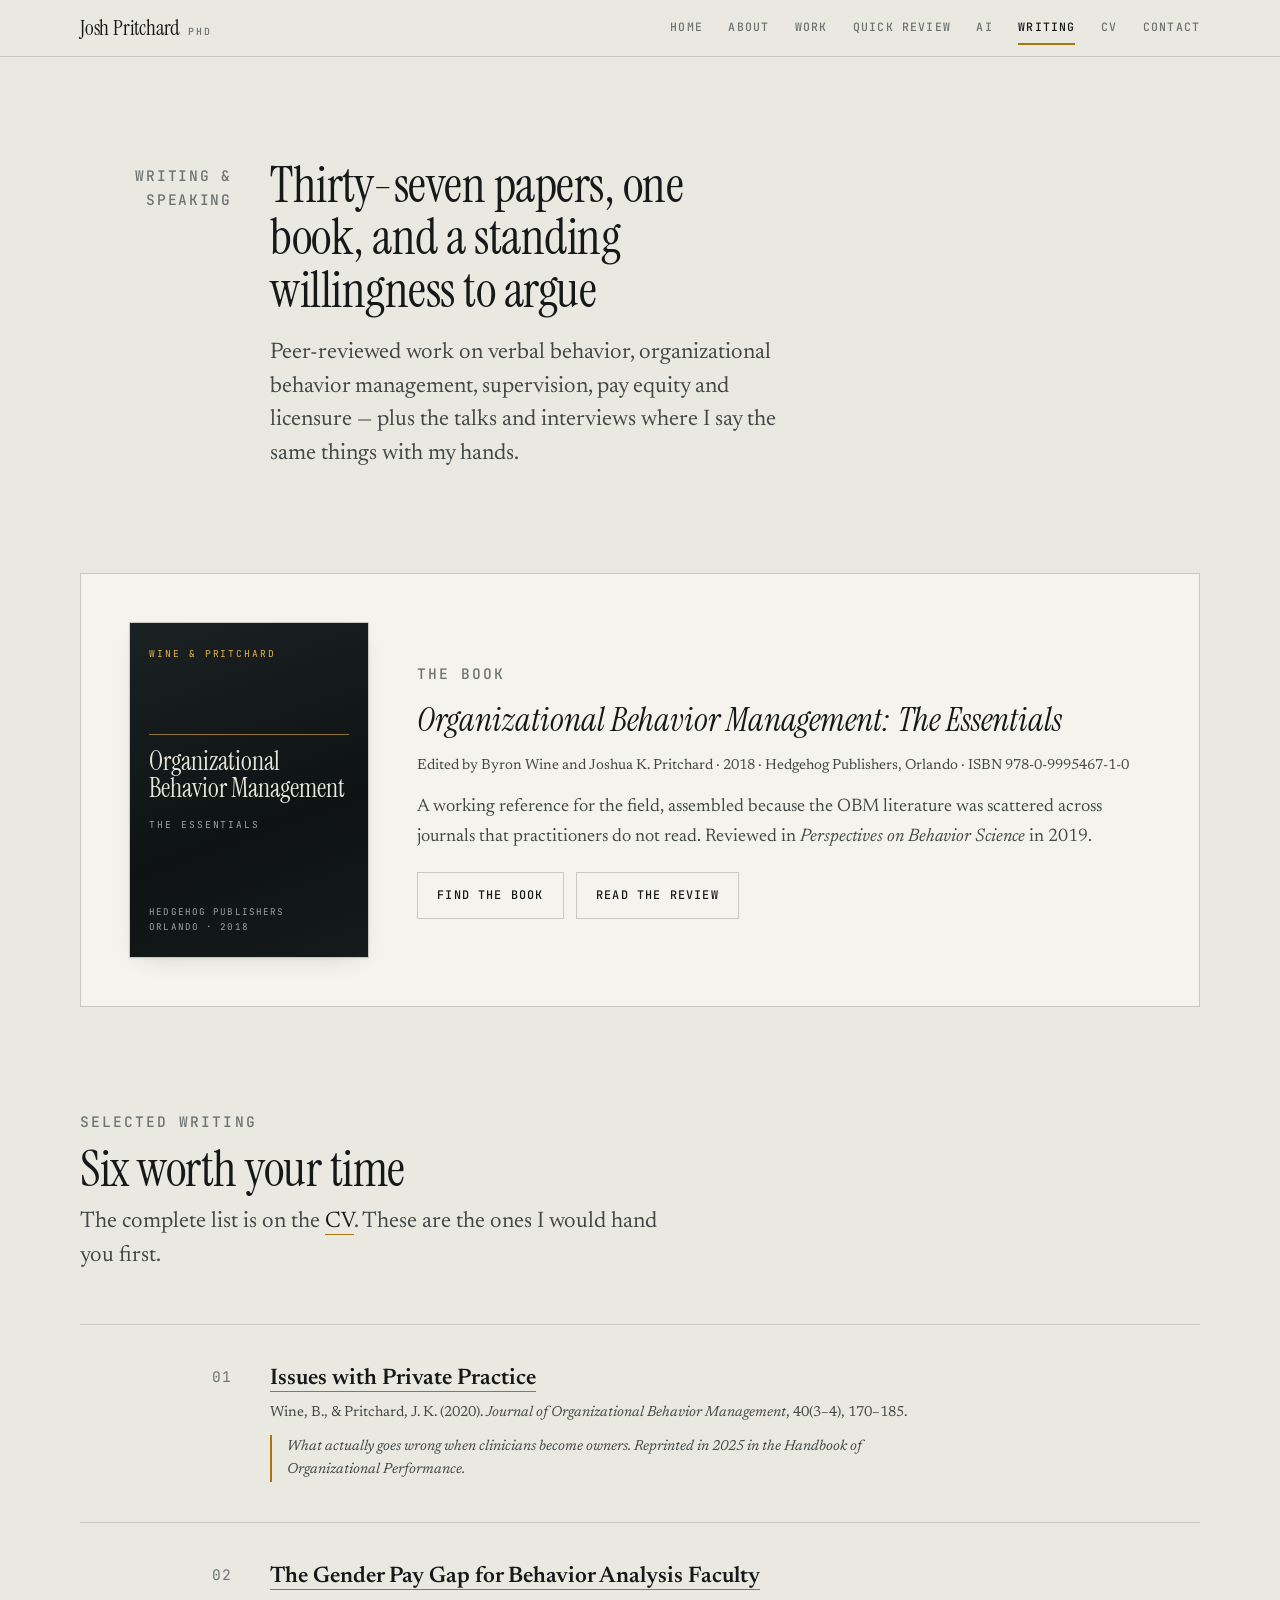
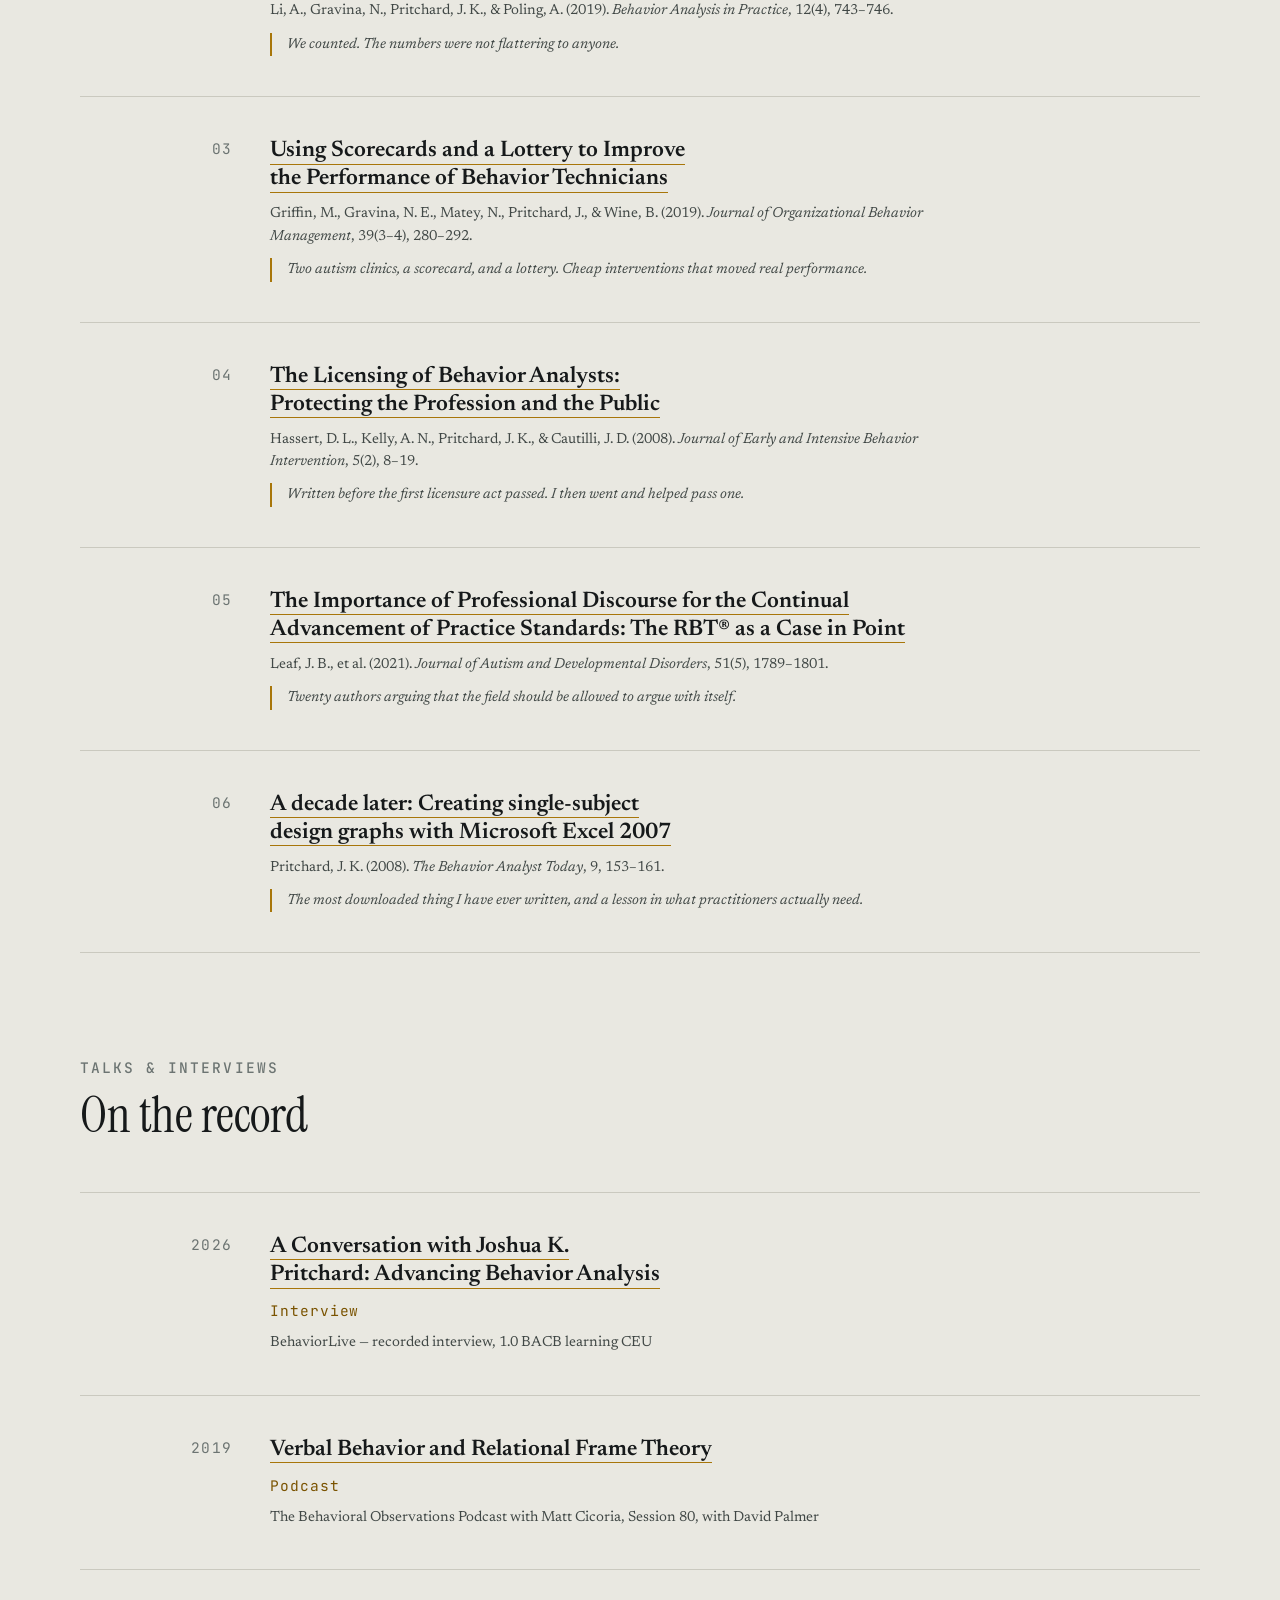
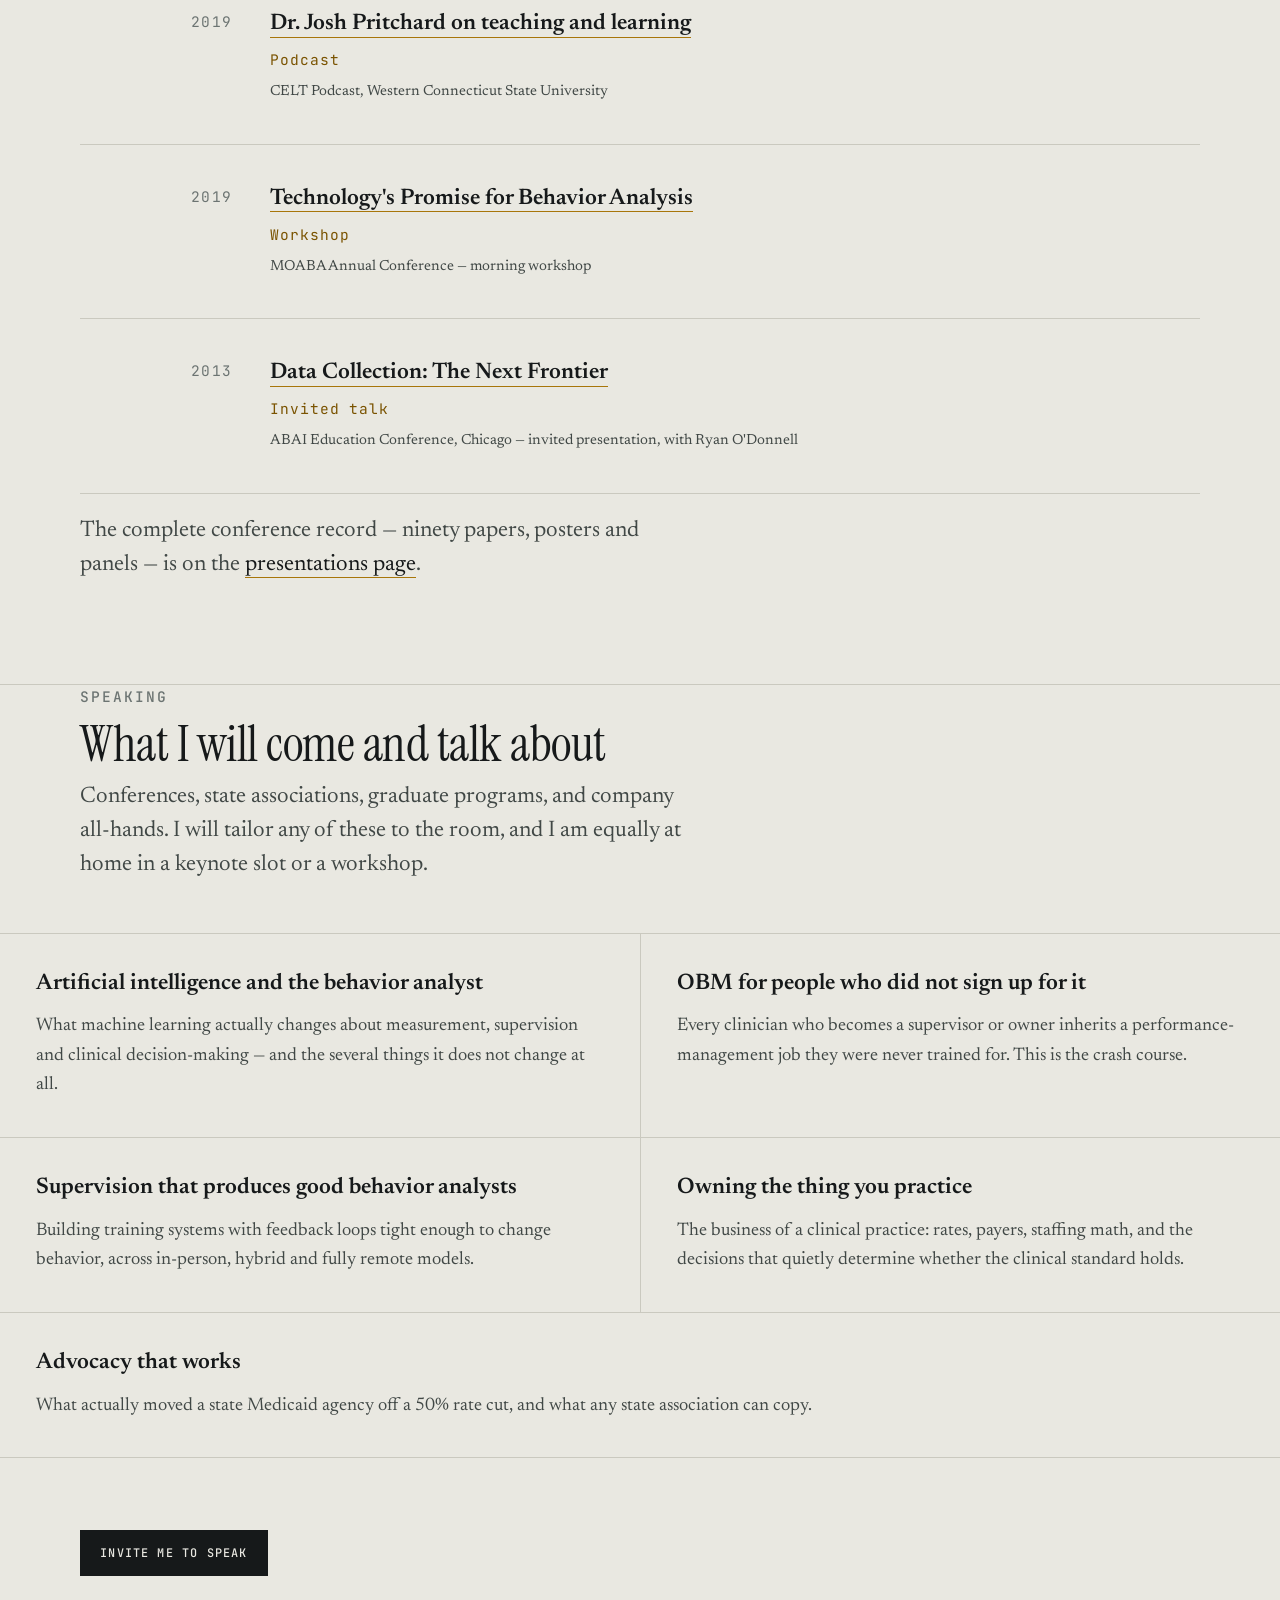
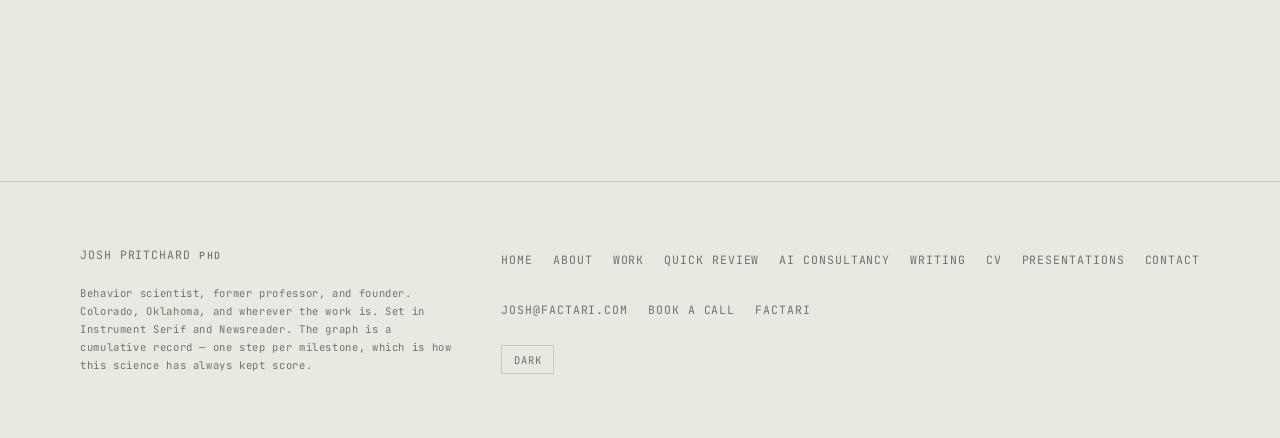
<file: writing.html>
<!doctype html>
<html lang="en">
<head>
<meta charset="utf-8" />
<meta name="viewport" content="width=device-width, initial-scale=1" />
<title>Writing & speaking — Josh Pritchard, PhD</title>
<meta name="description" content="Selected peer-reviewed work, the OBM Essentials book, podcast interviews, conference talks, and speaking topics." />
<link rel="canonical" href="https://joshpritchard.com/writing.html" />
<meta name="author" content="Josh Pritchard" />
<meta property="og:type" content="article" />
<meta property="og:site_name" content="Josh Pritchard" />
<meta property="og:title" content="Writing & speaking — Josh Pritchard, PhD" />
<meta property="og:description" content="Selected peer-reviewed work, the OBM Essentials book, podcast interviews, conference talks, and speaking topics." />
<meta property="og:url" content="https://joshpritchard.com/writing.html" />
<meta property="og:image" content="https://joshpritchard.com/og.jpg" />
<meta property="og:image:width" content="1200" />
<meta property="og:image:height" content="630" />
<meta name="twitter:card" content="summary_large_image" />
<meta name="twitter:title" content="Writing & speaking — Josh Pritchard, PhD" />
<meta name="twitter:description" content="Selected peer-reviewed work, the OBM Essentials book, podcast interviews, conference talks, and speaking topics." />
<meta name="twitter:image" content="https://joshpritchard.com/og.jpg" />
<meta name="theme-color" content="#101415" />
<link rel="icon" href="/favicon.svg" type="image/svg+xml" />
<link rel="apple-touch-icon" href="/icon-180.png" />
<link rel="preconnect" href="https://fonts.googleapis.com" />
<link rel="preconnect" href="https://fonts.gstatic.com" crossorigin />
<link rel="stylesheet" href="https://fonts.googleapis.com/css2?family=Instrument+Serif:ital@0;1&family=JetBrains+Mono:wght@400;500&family=Newsreader:ital,opsz,wght@0,6..72,300..600;1,6..72,300..500&display=swap" />
<link rel="stylesheet" href="/site.css" />
<script>(function(){try{var t=localStorage.getItem("jp-theme");if(t==="dark"||t==="light")document.documentElement.setAttribute("data-theme",t);}catch(e){}})();</script>

</head>
<body>
<a class="skip" href="#main">Skip to content</a>
<header class="masthead">
  <div class="wrap masthead__inner">
    <a class="wordmark" href="/">Josh Pritchard <span>PhD</span></a>
    <nav aria-label="Primary">
      <ul class="nav">
        <li><a href="/">Home</a></li>
        <li><a href="/about.html">About</a></li>
        <li><a href="/work.html">Work</a></li>
        <li><a href="/quick-review.html">Quick Review</a></li>
        <li><a href="/ai-consultancy.html">AI</a></li>
        <li><a href="/writing.html" aria-current="page">Writing</a></li>
        <li><a href="/cv.html">CV</a></li>
        <li><a href="/contact.html">Contact</a></li>
      </ul>
    </nav>
  </div>
</header>
<main id="main">
<section class="band">
  <div class="wrap">
    <div class="railed">
      <div class="rail rev">Writing &amp; Speaking</div>
      <div class="flow">
        <h1 class="h-section rev">Thirty-seven papers, one book, and a standing willingness to argue</h1>
        <p class="lede rev">Peer-reviewed work on verbal behavior, organizational behavior management, supervision, pay equity and licensure — plus the talks and interviews where I say the same things with my hands.</p>
      </div>
    </div>
  </div>
</section>
<section class="band"><div class="wrap">
<div class="book rev">
  <div class="book__cover" aria-hidden="true">
    <div class="bc-top">Wine &amp; Pritchard</div>
    <div style="display:flex;flex-direction:column;gap:.9rem">
      <div class="bc-rule"></div>
      <div class="bc-title">Organizational Behavior Management</div>
      <div class="bc-top" style="color:#9AA29F">The Essentials</div>
    </div>
    <div class="bc-ed">Hedgehog Publishers<br />Orlando · 2018</div>
  </div>
  <div class="book__body">
    <span class="label">The book</span>
    <h2 class="h-item"><em>Organizational Behavior Management: The Essentials</em></h2>
    <p class="cite">Edited by Byron Wine and Joshua K. Pritchard · 2018 · Hedgehog Publishers, Orlando · ISBN 978-0-9995467-1-0</p>
    <p>A working reference for the field, assembled because the OBM literature was scattered across journals that practitioners do not read. Reviewed in <em>Perspectives on Behavior Science</em> in 2019.</p>
    <div class="hero__actions" style="margin-top:.25rem">
      <a class="btn" href="https://books.google.com/books/about/Organizational_Behavior_Management.html?id=zxJFygEACAAJ" rel="noopener">Find the book</a>
      <a class="btn" href="https://link.springer.com/article/10.1007/s40614-019-00236-9" rel="noopener">Read the review</a>
    </div>
  </div>
</div>
</div></section>
<section class="band"><div class="wrap">
  <div class="section-head rev"><span class="label">Selected writing</span><h2 class="h-section">Six worth your time</h2><p class="lede">The complete list is on the <a class="link" href="/cv.html">CV</a>. These are the ones I would hand you first.</p></div>
  <ul class="entries">
    <li class="entry rev"><div class="entry__meta">01</div><div class="entry__body"><h3 class="h-small"><a class="link" href="https://doi.org/10.1080/01608061.2020.1810844" rel="noopener">Issues with Private Practice</a></h3><p class="cite">Wine, B., &amp; Pritchard, J. K. (2020). <em>Journal of Organizational Behavior Management</em>, 40(3–4), 170–185.</p><p class="entry__why">What actually goes wrong when clinicians become owners. Reprinted in 2025 in the Handbook of Organizational Performance.</p></div></li>
    <li class="entry rev"><div class="entry__meta">02</div><div class="entry__body"><h3 class="h-small"><a class="link" href="https://doi.org/10.1007/s40617-019-00347-4" rel="noopener">The Gender Pay Gap for Behavior Analysis Faculty</a></h3><p class="cite">Li, A., Gravina, N., Pritchard, J. K., &amp; Poling, A. (2019). <em>Behavior Analysis in Practice</em>, 12(4), 743–746.</p><p class="entry__why">We counted. The numbers were not flattering to anyone.</p></div></li>
    <li class="entry rev"><div class="entry__meta">03</div><div class="entry__body"><h3 class="h-small"><a class="link" href="https://doi.org/10.1080/01608061.2019.1632241" rel="noopener">Using Scorecards and a Lottery to Improve the Performance of Behavior Technicians</a></h3><p class="cite">Griffin, M., Gravina, N. E., Matey, N., Pritchard, J., &amp; Wine, B. (2019). <em>Journal of Organizational Behavior Management</em>, 39(3–4), 280–292.</p><p class="entry__why">Two autism clinics, a scorecard, and a lottery. Cheap interventions that moved real performance.</p></div></li>
    <li class="entry rev"><div class="entry__meta">04</div><div class="entry__body"><h3 class="h-small"><a class="link" href="https://doi.org/10.1037/h0100415" rel="noopener">The Licensing of Behavior Analysts: Protecting the Profession and the Public</a></h3><p class="cite">Hassert, D. L., Kelly, A. N., Pritchard, J. K., &amp; Cautilli, J. D. (2008). <em>Journal of Early and Intensive Behavior Intervention</em>, 5(2), 8–19.</p><p class="entry__why">Written before the first licensure act passed. I then went and helped pass one.</p></div></li>
    <li class="entry rev"><div class="entry__meta">05</div><div class="entry__body"><h3 class="h-small"><a class="link" href="https://doi.org/10.1007/s10803-020-04631-z" rel="noopener">The Importance of Professional Discourse for the Continual Advancement of Practice Standards: The RBT® as a Case in Point</a></h3><p class="cite">Leaf, J. B., et al. (2021). <em>Journal of Autism and Developmental Disorders</em>, 51(5), 1789–1801.</p><p class="entry__why">Twenty authors arguing that the field should be allowed to argue with itself.</p></div></li>
    <li class="entry rev"><div class="entry__meta">06</div><div class="entry__body"><h3 class="h-small"><a class="link" href="https://doi.org/10.1037/h0100655" rel="noopener">A decade later: Creating single-subject design graphs with Microsoft Excel 2007</a></h3><p class="cite">Pritchard, J. K. (2008). <em>The Behavior Analyst Today</em>, 9, 153–161.</p><p class="entry__why">The most downloaded thing I have ever written, and a lesson in what practitioners actually need.</p></div></li>
  </ul>
</div></section>
<section class="band"><div class="wrap">
  <div class="section-head rev"><span class="label">Talks &amp; interviews</span><h2 class="h-section">On the record</h2></div>
  <ul class="entries">
    <li class="entry rev"><div class="entry__meta">2026</div><div class="entry__body"><h3 class="h-small"><a class="link" href="https://behaviorlive.com/courses/13486/a-conversation-with-joshua-k-pritchard-advancing-behavior-analysis" rel="noopener">A Conversation with Joshua K. Pritchard: Advancing Behavior Analysis</a></h3><span class="entry__role">Interview</span><p class="cite">BehaviorLive — recorded interview, 1.0 BACB learning CEU</p></div></li>
    <li class="entry rev"><div class="entry__meta">2019</div><div class="entry__body"><h3 class="h-small"><a class="link" href="https://behavioralobservations.com/verbal-behavior-and-relational-frame-theory-session-80-with-david-palmer-and-josh-pritchard" rel="noopener">Verbal Behavior and Relational Frame Theory</a></h3><span class="entry__role">Podcast</span><p class="cite">The Behavioral Observations Podcast with Matt Cicoria, Session 80, with David Palmer</p></div></li>
    <li class="entry rev"><div class="entry__meta">2019</div><div class="entry__body"><h3 class="h-small"><a class="link" href="https://www.wcsu.edu/celt/2019/11/25/celt-podcast-dr-josh-pritchard/" rel="noopener">Dr. Josh Pritchard on teaching and learning</a></h3><span class="entry__role">Podcast</span><p class="cite">CELT Podcast, Western Connecticut State University</p></div></li>
    <li class="entry rev"><div class="entry__meta">2019</div><div class="entry__body"><h3 class="h-small"><a class="link" href="https://www.moaba.org/moaba-events/2019-moaba-conference/joshua-pritchard/" rel="noopener">Technology's Promise for Behavior Analysis</a></h3><span class="entry__role">Workshop</span><p class="cite">MOABA Annual Conference — morning workshop</p></div></li>
    <li class="entry rev"><div class="entry__meta">2013</div><div class="entry__body"><h3 class="h-small"><a class="link" href="https://www.abainternational.org/events/education/chicago2013/invited-presentations/pritchardjosh.aspx" rel="noopener">Data Collection: The Next Frontier</a></h3><span class="entry__role">Invited talk</span><p class="cite">ABAI Education Conference, Chicago — invited presentation, with Ryan O'Donnell</p></div></li>
  </ul>
  <p class="lede rev" style="padding-top:1.25rem">The complete conference record — ninety papers, posters and panels — is on the <a class="link" href="/presentations.html">presentations page</a>.</p>
</div></section>
<section class="band band--rule"><div class="wrap">
  <div class="section-head rev"><span class="label">Speaking</span><h2 class="h-section">What I will come and talk about</h2><p class="lede">Conferences, state associations, graduate programs, and company all-hands. I will tailor any of these to the room, and I am equally at home in a keynote slot or a workshop.</p></div>
</div><div class="cards cards--2">
  <article class="card rev"><h3 class="h-small">Artificial intelligence and the behavior analyst</h3><p>What machine learning actually changes about measurement, supervision and clinical decision-making — and the several things it does not change at all.</p></article>
  <article class="card rev"><h3 class="h-small">OBM for people who did not sign up for it</h3><p>Every clinician who becomes a supervisor or owner inherits a performance-management job they were never trained for. This is the crash course.</p></article>
  <article class="card rev"><h3 class="h-small">Supervision that produces good behavior analysts</h3><p>Building training systems with feedback loops tight enough to change behavior, across in-person, hybrid and fully remote models.</p></article>
  <article class="card rev"><h3 class="h-small">Owning the thing you practice</h3><p>The business of a clinical practice: rates, payers, staffing math, and the decisions that quietly determine whether the clinical standard holds.</p></article>
  <article class="card rev"><h3 class="h-small">Advocacy that works</h3><p>What actually moved a state Medicaid agency off a 50% rate cut, and what any state association can copy.</p></article>
</div><div class="wrap" style="padding-top:2.5rem"><div class="hero__actions"><a class="btn btn--solid" href="/contact.html">Invite me to speak</a></div></div></section>
</main>
<footer class="footer">
  <div class="wrap footer__grid">
    <div style="display:flex;flex-direction:column;gap:1.25rem;">
      <a class="wordmark" href="/">Josh Pritchard <span>PhD</span></a>
      <p class="footer__colophon">Behavior scientist, former professor, and founder. Colorado, Oklahoma, and wherever the work is. Set in Instrument Serif and Newsreader. The graph is a cumulative record — one step per milestone, which is how this science has always kept score.</p>
    </div>
    <div style="display:flex;flex-direction:column;gap:1.25rem;align-items:flex-start;">
      <ul class="footer__nav">
        <li><a href="/">Home</a></li>
        <li><a href="/about.html">About</a></li>
        <li><a href="/work.html">Work</a></li>
        <li><a href="/quick-review.html">Quick Review</a></li>
        <li><a href="/ai-consultancy.html">AI Consultancy</a></li>
        <li><a href="/writing.html">Writing</a></li>
        <li><a href="/cv.html">CV</a></li>
        <li><a href="/presentations.html">Presentations</a></li>
        <li><a href="/contact.html">Contact</a></li>
      </ul>
      <ul class="footer__nav">
        <li><a href="mailto:josh@factari.com">josh@factari.com</a></li>
        <li><a href="https://calendly.com/bxdoc" rel="noopener">Book a call</a></li>
        <li><a href="https://factari.com/" rel="noopener">Factari</a></li>
      </ul>
      <button class="theme-toggle" type="button" data-theme-toggle>Dark</button>
    </div>
  </div>
</footer>
<script src="/site.js" defer></script>
</body>
</html>
</file>
<file: site.css>
/* ==========================================================================
   joshpritchard.com
   Palette: ink / bone / signal gold (pulled from the tie in the portrait)
   Type:    Instrument Serif (display) · Newsreader (text) · JetBrains Mono (data)
   Device:  the cumulative record — a real graph of a real career
   ========================================================================== */

:root {
  /* light — "paper" */
  --ground:      #E9E8E1;
  --ground-2:    #F4F3ED;
  --ground-3:    #DEDDD4;
  --ink:         #16191A;
  --ink-soft:    #414846;
  --ink-mute:    #6C7472;
  --rule:        #CAC9BF;
  --rule-soft:   #DAD9D0;
  --accent:      #A8760A;
  --accent-ink:  #7A5300;
  --accent-wash: rgba(168, 118, 10, 0.10);
  --shadow:      0 1px 2px rgba(22,25,26,.05), 0 8px 24px -12px rgba(22,25,26,.18);

  /* the hero band commits to one world in both themes */
  --hero-ground: #101415;
  --hero-ink:    #EAE7DE;
  --hero-mute:   #97A09D;
  --hero-accent: #E4B341;
  --hero-rule:   #2C3334;

  --font-display: "Instrument Serif", "Iowan Old Style", Georgia, serif;
  --font-text: "Newsreader", "Iowan Old Style", Georgia, serif;
  --font-mono: "JetBrains Mono", ui-monospace, "SFMono-Regular", Menlo, monospace;

  --step--1: clamp(0.86rem, 0.10vw + 0.83rem, 0.92rem);
  --step-0:  clamp(1.05rem, 0.18vw + 1.00rem, 1.18rem);
  --step-1:  clamp(1.22rem, 0.35vw + 1.13rem, 1.45rem);
  --step-2:  clamp(1.55rem, 0.90vw + 1.32rem, 2.15rem);
  --step-3:  clamp(2.00rem, 2.00vw + 1.50rem, 3.10rem);
  --step-4:  clamp(2.70rem, 5.20vw + 1.40rem, 5.40rem);

  --measure: 34rem;
  --rail: 9.5rem;
  --gap: clamp(1.5rem, 3vw, 2.75rem);
  --band: clamp(3.5rem, 8vw, 7rem);
}

@media (prefers-color-scheme: dark) {
  :root:not([data-theme="light"]) {
    --ground:      #131718;
    --ground-2:    #1A1F20;
    --ground-3:    #0D1011;
    --ink:         #E7E5DC;
    --ink-soft:    #B3B9B6;
    --ink-mute:    #808987;
    --rule:        #2B3233;
    --rule-soft:   #222829;
    --accent:      #E0AE3E;
    --accent-ink:  #E9BE5C;
    --accent-wash: rgba(224, 174, 62, 0.13);
    --shadow:      0 1px 2px rgba(0,0,0,.35), 0 10px 30px -14px rgba(0,0,0,.7);
  }
}

:root[data-theme="dark"] {
  --ground:      #131718;
  --ground-2:    #1A1F20;
  --ground-3:    #0D1011;
  --ink:         #E7E5DC;
  --ink-soft:    #B3B9B6;
  --ink-mute:    #808987;
  --rule:        #2B3233;
  --rule-soft:   #222829;
  --accent:      #E0AE3E;
  --accent-ink:  #E9BE5C;
  --accent-wash: rgba(224, 174, 62, 0.13);
  --shadow:      0 1px 2px rgba(0,0,0,.35), 0 10px 30px -14px rgba(0,0,0,.7);
}

/* --------------------------------------------------------------- reset -- */

*, *::before, *::after { box-sizing: border-box; }
html { -webkit-text-size-adjust: 100%; scroll-behavior: smooth; }
@media (prefers-reduced-motion: reduce) { html { scroll-behavior: auto; } }

body {
  margin: 0;
  background: var(--ground);
  color: var(--ink);
  font-family: var(--font-text);
  font-size: var(--step-0);
  font-weight: 400;
  line-height: 1.62;
  font-optical-sizing: auto;
  -webkit-font-smoothing: antialiased;
  text-rendering: optimizeLegibility;
}

img, svg { max-width: 100%; height: auto; display: block; }
h1, h2, h3, h4 { margin: 0; font-weight: 400; text-wrap: balance; }
p { margin: 0; }
ul, ol { margin: 0; padding: 0; }

a { color: inherit; text-decoration: none; }

:focus-visible {
  outline: 2px solid var(--accent);
  outline-offset: 3px;
  border-radius: 2px;
}

.skip {
  position: absolute; left: -9999px; top: 0;
  background: var(--ground-2); color: var(--ink);
  padding: .75rem 1rem; z-index: 100;
  font-family: var(--font-mono); font-size: var(--step--1);
}
.skip:focus { left: .5rem; top: .5rem; }

/* ------------------------------------------------------------ scaffold -- */

.wrap {
  width: 100%;
  max-width: 78rem;
  margin-inline: auto;
  padding-inline: clamp(1.25rem, 5vw, 4rem);
}

.band { padding-block: var(--band); }
.band + .band { padding-top: 0; }
.band--rule { border-top: 1px solid var(--rule); }

/* rail layout: mono margin-note on the left, prose on the right */
.railed {
  display: grid;
  grid-template-columns: minmax(0, 1fr);
  gap: .75rem;
}
.railed + .railed { margin-top: clamp(2.5rem, 5vw, 4rem); }
.rail {
  font-family: var(--font-mono);
  font-size: var(--step--1);
  font-weight: 500;
  letter-spacing: .12em;
  text-transform: uppercase;
  color: var(--ink-mute);
  padding-top: .35em;
}
.railed > .flow { max-width: var(--measure); }

@media (min-width: 62rem) {
  .railed {
    grid-template-columns: var(--rail) minmax(0, 1fr);
    gap: var(--gap);
  }
  .rail { text-align: right; }
}

.flow { display: flex; flex-direction: column; gap: 1.1em; }
.flow p, .flow li { color: var(--ink-soft); }
.flow strong { color: var(--ink); font-weight: 600; }

.measure { max-width: var(--measure); }

/* --------------------------------------------------------------- type --- */

.label {
  font-family: var(--font-mono);
  font-size: var(--step--1);
  font-weight: 500;
  letter-spacing: .14em;
  text-transform: uppercase;
  color: var(--ink-mute);
}

.h-display {
  font-family: var(--font-display);
  font-size: var(--step-4);
  line-height: .96;
  letter-spacing: -0.015em;
}

.h-section {
  font-family: var(--font-display);
  font-size: var(--step-3);
  line-height: 1.05;
  letter-spacing: -0.01em;
}

.h-item {
  font-family: var(--font-display);
  font-size: var(--step-2);
  line-height: 1.12;
}

.h-small {
  font-family: var(--font-text);
  font-size: var(--step-1);
  font-weight: 600;
  line-height: 1.25;
}

.lede {
  font-size: var(--step-1);
  line-height: 1.5;
  color: var(--ink-soft);
  max-width: 38rem;
}

.section-head {
  display: flex;
  flex-direction: column;
  gap: .6rem;
  margin-bottom: clamp(2rem, 4vw, 3.25rem);
}

/* prose links */
.flow a:not(.btn):not(.card__cta), .link {
  color: var(--ink);
  border-bottom: 1px solid var(--accent);
  padding-bottom: .06em;
  transition: color .18s ease, border-color .18s ease, background-color .18s ease;
}
.flow a:not(.btn):not(.card__cta):hover, .link:hover {
  color: var(--accent-ink);
  border-bottom-color: var(--accent-ink);
  background: var(--accent-wash);
}

/* ------------------------------------------------------------- header --- */

.masthead {
  position: sticky;
  top: 0;
  z-index: 40;
  background: color-mix(in srgb, var(--ground) 88%, transparent);
  backdrop-filter: blur(10px);
  border-bottom: 1px solid var(--rule);
}
.masthead__inner {
  display: flex;
  align-items: center;
  justify-content: space-between;
  gap: 1rem;
  min-height: 3.5rem;
  flex-wrap: wrap;
  padding-block: .5rem;
}
.wordmark {
  display: inline-flex;
  align-items: baseline;
  gap: .5rem;
  font-family: var(--font-display);
  font-size: 1.3rem;
  letter-spacing: -0.01em;
  white-space: nowrap;
}
.wordmark span {
  font-family: var(--font-mono);
  font-size: .62rem;
  font-weight: 500;
  letter-spacing: .18em;
  text-transform: uppercase;
  color: var(--ink-mute);
}
.nav {
  display: flex;
  align-items: center;
  gap: clamp(.75rem, 2vw, 1.6rem);
  list-style: none;
  flex-wrap: wrap;
}
.nav a {
  font-family: var(--font-mono);
  font-size: .72rem;
  font-weight: 500;
  letter-spacing: .1em;
  text-transform: uppercase;
  color: var(--ink-mute);
  padding-block: .55rem;
  border-bottom: 2px solid transparent;
  transition: color .18s ease, border-color .18s ease;
}
.nav a:hover { color: var(--ink); }
.nav a[aria-current="page"] { color: var(--ink); border-bottom-color: var(--accent); }

/* --------------------------------------------------------------- hero --- */

.hero {
  background: var(--hero-ground);
  color: var(--hero-ink);
  position: relative;
  overflow: hidden;
}
.hero__grid {
  display: grid;
  grid-template-columns: minmax(0, 1fr);
  gap: clamp(2rem, 5vw, 3.5rem);
  align-items: end;
  padding-block: clamp(3.25rem, 8vw, 6rem) clamp(2rem, 4vw, 3rem);
}
@media (min-width: 60rem) {
  .hero__grid { grid-template-columns: minmax(0, 1.15fr) minmax(0, .85fr); }
}
.hero h1 { color: var(--hero-ink); }
.hero h1 em {
  font-style: italic;
  color: var(--hero-accent);
}
.hero__eyebrow {
  color: var(--hero-mute);
  margin-bottom: 1.4rem;
  display: block;
  max-width: 44ch;
  line-height: 1.7;
}
.hero__deck {
  margin-top: 1.75rem;
  max-width: 32rem;
  color: var(--hero-mute);
  font-size: var(--step-1);
  line-height: 1.5;
}
.hero__deck strong { color: var(--hero-ink); font-weight: 500; }

.hero__portrait {
  position: relative;
  border: 1px solid var(--hero-rule);
  overflow: hidden;
}
.hero__portrait img {
  width: 100%;
  filter: saturate(.82) contrast(1.04) brightness(.94);
}
.hero__portrait figcaption {
  font-family: var(--font-mono);
  font-size: .66rem;
  letter-spacing: .1em;
  text-transform: uppercase;
  color: var(--hero-mute);
  padding: .7rem .85rem;
  border-top: 1px solid var(--hero-rule);
  background: var(--hero-ground);
}

.hero__actions {
  display: flex;
  flex-wrap: wrap;
  gap: .75rem;
  margin-top: 2rem;
}

/* -------------------------------------------------------------- button -- */

.btn {
  display: inline-flex;
  align-items: center;
  gap: .55rem;
  font-family: var(--font-mono);
  font-size: .74rem;
  font-weight: 500;
  letter-spacing: .1em;
  text-transform: uppercase;
  padding: .78rem 1.2rem;
  border: 1px solid var(--rule);
  color: var(--ink);
  background: transparent;
  cursor: pointer;
  transition: background-color .18s ease, border-color .18s ease, color .18s ease;
}
.btn:hover { border-color: var(--accent); background: var(--accent-wash); }
.btn--solid {
  background: var(--ink);
  color: var(--ground);
  border-color: var(--ink);
}
.btn--solid:hover { background: var(--accent-ink); border-color: var(--accent-ink); color: #FFF9EC; }
.btn--onhero { border-color: var(--hero-rule); color: var(--hero-ink); }
.btn--onhero:hover { border-color: var(--hero-accent); background: rgba(228,179,65,.12); }
.btn--onhero.btn--solid {
  background: var(--hero-accent); color: #171205; border-color: var(--hero-accent);
}
.btn--onhero.btn--solid:hover { background: #F2C965; border-color: #F2C965; color: #171205; }

/* --------------------------------------------- the cumulative record ---- */

.record { background: var(--hero-ground); color: var(--hero-ink); }
.record--page { background: transparent; color: var(--ink); }
.record__scroll { overflow-x: auto; overflow-y: hidden; }
.record__inner { min-width: 46rem; padding-bottom: .5rem; }
.record svg { width: 100%; height: auto; overflow: visible; }

.record .rec-axis { stroke: var(--hero-rule); stroke-width: 1; }
.record .rec-phase { stroke: var(--hero-rule); stroke-width: 1; stroke-dasharray: 3 5; }
.record .rec-line {
  fill: none;
  stroke: var(--hero-accent);
  stroke-width: 2;
  stroke-linejoin: round;
  stroke-linecap: round;
}
.record .rec-dot { fill: var(--hero-accent); }
.record .rec-tick { stroke: var(--hero-accent); stroke-width: 1.5; opacity: .55; }
.record .rec-text {
  font-family: var(--font-mono);
  font-size: 10px;
  letter-spacing: .09em;
  text-transform: uppercase;
  fill: var(--hero-mute);
}
.record .rec-text--phase { fill: var(--hero-accent); opacity: .8; letter-spacing: .16em; }
.record .rec-text--event { font-size: 10px; letter-spacing: .02em; text-transform: none; fill: var(--hero-ink); }
.record--page .rec-text--event { fill: var(--ink); }

.record--page .rec-axis, .record--page .rec-phase { stroke: var(--rule); }
.record--page .rec-line { stroke: var(--accent); }
.record--page .rec-dot { fill: var(--accent); }
.record--page .rec-tick { stroke: var(--accent); }
.record--page .rec-text { fill: var(--ink-mute); }
.record--page .rec-text--phase { fill: var(--accent-ink); }

.record__caption {
  display: flex;
  gap: 1rem;
  justify-content: space-between;
  flex-wrap: wrap;
  padding-block: 1rem 1.75rem;
  font-family: var(--font-mono);
  font-size: .66rem;
  letter-spacing: .1em;
  text-transform: uppercase;
  color: var(--hero-mute);
  border-top: 1px solid var(--hero-rule);
}
.record--page .record__caption { color: var(--ink-mute); border-top-color: var(--rule); }

/* draw-on animation */
.rec-line--anim { stroke-dasharray: var(--len); stroke-dashoffset: var(--len); }
.rec-drawn .rec-line--anim { animation: draw 1900ms cubic-bezier(.4,.05,.2,1) forwards; }
.rec-drawn .rec-dot, .rec-drawn .rec-tick, .rec-drawn .rec-text--event {
  opacity: 0; animation: fadeup 500ms ease forwards; animation-delay: var(--d, 0ms);
}
.rec-drawn .rec-tick { animation-name: fadetick; }
@keyframes draw { to { stroke-dashoffset: 0; } }
@keyframes fadeup { from { opacity: 0; transform: translateY(3px); } to { opacity: 1; transform: none; } }
@keyframes fadetick { to { opacity: .55; } }

@media (prefers-reduced-motion: reduce) {
  .rec-line--anim { stroke-dasharray: none; stroke-dashoffset: 0; }
  .rec-drawn .rec-dot, .rec-drawn .rec-tick, .rec-drawn .rec-text--event { opacity: 1; animation: none; }
  .rec-drawn .rec-tick { opacity: .55; }
}

/* figure key beneath the cumulative record */
.record-key {
  list-style: none;
  display: grid;
  grid-template-columns: repeat(auto-fill, minmax(13.5rem, 1fr));
  gap: .55rem 2rem;
  padding-block: 1.25rem 0;
}
.record-key li {
  display: grid;
  grid-template-columns: 3.1rem minmax(0, 1fr);
  gap: .6rem;
  font-family: var(--font-mono);
  font-size: .7rem;
  line-height: 1.5;
  letter-spacing: .02em;
  color: var(--hero-mute);
}
.record-key b { color: var(--hero-accent); font-weight: 500; font-variant-numeric: tabular-nums; }
.record--page + .record-key li { color: var(--ink-mute); }
.record--page + .record-key b { color: var(--accent-ink); }

/* --------------------------------------------------------------- grid --- */

.cards {
  display: grid;
  gap: 1px;
  background: var(--rule);
  border-block: 1px solid var(--rule);
  grid-template-columns: minmax(0, 1fr);
}
@media (min-width: 52rem) { .cards--3 { grid-template-columns: repeat(3, minmax(0, 1fr)); } }
@media (min-width: 46rem) {
  .cards--2 { grid-template-columns: repeat(2, minmax(0, 1fr)); }
  .cards--2 > .card:last-child:nth-child(odd) { grid-column: 1 / -1; }
}
@media (min-width: 52rem) {
  .cards--3 > .card:last-child:nth-child(3n - 1) { grid-column: span 2; }
}

.card {
  background: var(--ground);
  padding: clamp(1.5rem, 3vw, 2.25rem);
  display: flex;
  flex-direction: column;
  gap: .9rem;
}
.card p { color: var(--ink-soft); }
.card .label { color: var(--accent-ink); }
.card__cta {
  margin-top: auto;
  padding-top: .5rem;
  font-family: var(--font-mono);
  font-size: .72rem;
  letter-spacing: .1em;
  text-transform: uppercase;
  color: var(--ink);
  border-bottom: 0;
}
.card__cta::after { content: " →"; color: var(--accent-ink); }
.card__cta:hover { color: var(--accent-ink); background: transparent; }

/* figures strip */
.figures {
  display: grid;
  grid-template-columns: repeat(2, minmax(0, 1fr));
  gap: 1px;
  background: var(--rule);
  border-block: 1px solid var(--rule);
}
@media (min-width: 46rem) { .figures { grid-template-columns: repeat(4, minmax(0, 1fr)); } }
.figure {
  background: var(--ground);
  padding: clamp(1.25rem, 3vw, 2rem);
  display: flex;
  flex-direction: column;
  gap: .4rem;
}
.figure b {
  font-family: var(--font-display);
  font-size: var(--step-3);
  font-weight: 400;
  line-height: 1;
  color: var(--ink);
  font-variant-numeric: tabular-nums;
}
.figure span { font-size: var(--step--1); color: var(--ink-mute); line-height: 1.35; }

/* checked list — used where items are conditions, not a sequence */
.ticked { list-style: none; gap: .75em; }
.ticked li {
  position: relative;
  padding-left: 1.6rem;
  color: var(--ink-soft);
}
.ticked li::before {
  content: "";
  position: absolute;
  left: 0;
  top: .62em;
  width: .7rem;
  height: 1px;
  background: var(--accent);
}

/* CV definition lists — title left, institution right */
.deflist { list-style: none; }
.deflist li {
  display: grid;
  grid-template-columns: minmax(0, 1fr);
  gap: .25rem;
  padding-block: clamp(.9rem, 2vw, 1.15rem);
  border-top: 1px solid var(--rule);
}
.deflist li:last-child { border-bottom: 1px solid var(--rule); }
@media (min-width: 52rem) {
  .deflist li { grid-template-columns: minmax(0, 24rem) minmax(0, 1fr); gap: 2rem; align-items: baseline; }
}
.deflist b { font-weight: 600; font-size: var(--step-0); color: var(--ink); }
.deflist span {
  font-family: var(--font-mono);
  font-size: var(--step--1);
  color: var(--ink-mute);
  line-height: 1.6;
}

/* --------------------------------------------------------------- list --- */

.entries { list-style: none; }
.entry {
  display: grid;
  grid-template-columns: minmax(0, 1fr);
  gap: .5rem var(--gap);
  padding-block: clamp(1.75rem, 3.5vw, 2.5rem);
  border-top: 1px solid var(--rule);
}
.entry:last-child { border-bottom: 1px solid var(--rule); }
@media (min-width: 62rem) {
  .entry { grid-template-columns: var(--rail) minmax(0, 1fr); }
  .entry__meta { text-align: right; }
}
.entry__meta {
  font-family: var(--font-mono);
  font-size: var(--step--1);
  letter-spacing: .08em;
  color: var(--ink-mute);
  font-variant-numeric: tabular-nums;
}
.entry__body { display: flex; flex-direction: column; gap: .6rem; max-width: 42rem; }
.entry__body p { color: var(--ink-soft); }
.entry__role {
  font-family: var(--font-mono);
  font-size: var(--step--1);
  letter-spacing: .06em;
  color: var(--accent-ink);
}
.entry__why {
  font-size: var(--step--1);
  color: var(--ink-mute);
  font-style: italic;
  border-left: 2px solid var(--accent);
  padding-left: .9rem;
}
.cite { font-size: var(--step--1); color: var(--ink-mute); line-height: 1.55; overflow-wrap: anywhere; }
.entry__role.link { overflow-wrap: anywhere; }
.cite em { font-style: italic; }

/* ---------------------------------------------------------------- book -- */

.book {
  display: grid;
  grid-template-columns: minmax(0, 1fr);
  gap: clamp(1.5rem, 4vw, 3rem);
  align-items: center;
  background: var(--ground-2);
  border: 1px solid var(--rule);
  padding: clamp(1.5rem, 4vw, 3rem);
}
@media (min-width: 52rem) { .book { grid-template-columns: 15rem minmax(0, 1fr); } }
.book__cover {
  aspect-ratio: 5 / 7;
  background: linear-gradient(160deg, #1B2224 0%, #0E1213 60%, #151A1B 100%);
  border: 1px solid var(--rule);
  display: flex;
  flex-direction: column;
  justify-content: space-between;
  padding: 1.4rem 1.2rem;
  color: #E7E4DA;
  box-shadow: var(--shadow);
}
.book__cover .bc-top {
  font-family: var(--font-mono);
  font-size: .6rem;
  letter-spacing: .2em;
  text-transform: uppercase;
  color: #E4B341;
}
.book__cover .bc-title {
  font-family: var(--font-display);
  font-size: 1.6rem;
  line-height: 1.05;
}
.book__cover .bc-rule { height: 1px; background: #E4B341; opacity: .6; }
.book__cover .bc-ed {
  font-family: var(--font-mono);
  font-size: .58rem;
  letter-spacing: .12em;
  text-transform: uppercase;
  color: #9AA29F;
  line-height: 1.6;
}
.book__body { display: flex; flex-direction: column; gap: 1rem; }
.book__body p { color: var(--ink-soft); }

/* -------------------------------------------------------------- quote --- */

.pull {
  font-family: var(--font-display);
  font-size: var(--step-2);
  line-height: 1.25;
  color: var(--ink);
  max-width: 30rem;
  border-left: 2px solid var(--accent);
  padding-left: clamp(1rem, 2.5vw, 1.75rem);
}

/* --------------------------------------------------------------- form --- */

.form { display: flex; flex-direction: column; gap: 1.25rem; max-width: 34rem; }
.field { display: flex; flex-direction: column; gap: .45rem; }
.field label {
  font-family: var(--font-mono);
  font-size: .72rem;
  font-weight: 500;
  letter-spacing: .1em;
  text-transform: uppercase;
  color: var(--ink-mute);
}
.field input, .field textarea, .field select {
  font-family: var(--font-text);
  font-size: var(--step-0);
  color: var(--ink);
  background: var(--ground-2);
  border: 1px solid var(--rule);
  padding: .7rem .85rem;
  width: 100%;
}
.field textarea { min-height: 9rem; resize: vertical; }
.field input:focus, .field textarea:focus, .field select:focus {
  border-color: var(--accent);
  outline: none;
  box-shadow: 0 0 0 3px var(--accent-wash);
}
.hp { position: absolute; left: -9999px; }

.contact-grid {
  display: grid;
  grid-template-columns: minmax(0, 1fr);
  gap: clamp(2rem, 5vw, 4rem);
}
@media (min-width: 62rem) { .contact-grid { grid-template-columns: minmax(0, 1.1fr) minmax(0, .9fr); } }
.contact-side { display: flex; flex-direction: column; gap: 1.75rem; }
.contact-side dl { display: flex; flex-direction: column; gap: 1.25rem; margin: 0; }
.contact-side dt {
  font-family: var(--font-mono);
  font-size: .72rem;
  letter-spacing: .1em;
  text-transform: uppercase;
  color: var(--ink-mute);
  margin-bottom: .3rem;
}
.contact-side dd { margin: 0; color: var(--ink-soft); }

.form-sent {
  display: flex;
  flex-direction: column;
  gap: .9rem;
  max-width: 34rem;
  border-left: 2px solid var(--accent);
  padding-left: clamp(1rem, 2.5vw, 1.75rem);
}
.form-sent p { color: var(--ink-soft); }
[hidden] { display: none !important; }

/* ------------------------------------------------------------- footer --- */

.footer {
  border-top: 1px solid var(--rule);
  padding-block: clamp(2.5rem, 5vw, 4rem);
  margin-top: var(--band);
}
.footer__grid {
  display: flex;
  flex-wrap: wrap;
  gap: 2rem;
  justify-content: space-between;
  align-items: flex-start;
}
.footer__nav { display: flex; flex-wrap: wrap; gap: 1.25rem; list-style: none; }
.footer__nav a, .footer a {
  font-family: var(--font-mono);
  font-size: .72rem;
  letter-spacing: .08em;
  text-transform: uppercase;
  color: var(--ink-mute);
}
.footer__nav a:hover, .footer a:hover { color: var(--accent-ink); }
.footer__colophon {
  font-family: var(--font-mono);
  font-size: .66rem;
  letter-spacing: .06em;
  color: var(--ink-mute);
  max-width: 24rem;
  line-height: 1.7;
  text-transform: none;
}

.theme-toggle {
  font-family: var(--font-mono);
  font-size: .66rem;
  letter-spacing: .1em;
  text-transform: uppercase;
  color: var(--ink-mute);
  background: transparent;
  border: 1px solid var(--rule);
  padding: .4rem .7rem;
  cursor: pointer;
}
.theme-toggle:hover { color: var(--ink); border-color: var(--accent); }

/* --------------------------------------------------------- reveal fx --- */

.rev { opacity: 0; transform: translateY(10px); transition: opacity .6s ease, transform .6s ease; }
.rev.is-in { opacity: 1; transform: none; }
@media (prefers-reduced-motion: reduce) {
  .rev { opacity: 1; transform: none; transition: none; }
}

/* ------------------------------------------------------------ onepage --- */

.onepage-note {
  background: var(--accent-wash);
  border: 1px solid var(--accent);
  padding: 1rem 1.25rem;
  font-family: var(--font-mono);
  font-size: .74rem;
  line-height: 1.7;
  letter-spacing: .02em;
  color: var(--ink);
}
.onepage-note b { color: var(--accent-ink); letter-spacing: .1em; text-transform: uppercase; }

@media print {
  .masthead, .footer, .hero__actions, .theme-toggle, .record { display: none !important; }
  body { background: #fff; color: #000; }
}

/* ----------------------------------------------------------- portfolio --- */

.pf-grid {
  display: grid;
  gap: 1px;
  background: var(--rule);
  border-block: 1px solid var(--rule);
  grid-template-columns: minmax(0, 1fr);
}
@media (min-width: 40rem) { .pf-grid { grid-template-columns: repeat(2, minmax(0, 1fr)); } }
@media (min-width: 62rem) { .pf-grid { grid-template-columns: repeat(3, minmax(0, 1fr)); } }
.pf-tile {
  appearance: none;
  border: 0;
  margin: 0;
  font: inherit;
  text-align: left;
  color: var(--ink);
  background: var(--ground);
  padding: clamp(1.4rem, 3vw, 2rem);
  display: flex;
  flex-direction: column;
  gap: .7rem;
  cursor: pointer;
  transition: background .18s ease;
  min-height: 12.5rem;
}
.pf-tile:hover, .pf-tile:focus-visible { background: var(--ground-2); }
.pf-tile:focus-visible { outline: 2px solid var(--accent); outline-offset: -2px; }
.pf-tile .label { color: var(--accent-ink); }
.pf-tile__title { display: block; }
.pf-tile__teaser { color: var(--ink-soft); font-size: var(--step--1); line-height: 1.55; }
.pf-tile__more { margin-top: auto; }
.pf-tile:hover .pf-tile__more { color: var(--accent-ink); }

.pf-dialog {
  border: 1px solid var(--rule);
  background: var(--ground);
  color: var(--ink);
  padding: 0;
  width: min(42rem, calc(100vw - 2rem));
  max-height: calc(100dvh - 3rem);
  box-shadow: var(--shadow);
}
.pf-dialog::backdrop { background: rgba(16, 20, 21, .62); backdrop-filter: blur(2px); }
.pf-dialog[open] { animation: pf-in .22s ease; }
@keyframes pf-in { from { opacity: 0; transform: translateY(8px); } to { opacity: 1; transform: none; } }
@media (prefers-reduced-motion: reduce) { .pf-dialog[open] { animation: none; } }
.pf-dialog__inner { padding: clamp(1.5rem, 4vw, 2.5rem); display: flex; flex-direction: column; gap: 1rem; }
.pf-dialog__close {
  align-self: flex-end;
  appearance: none;
  background: transparent;
  border: 1px solid var(--rule);
  color: var(--ink-mute);
  font-family: var(--font-mono);
  font-size: .68rem;
  letter-spacing: .1em;
  text-transform: uppercase;
  padding: .45rem .7rem;
  cursor: pointer;
}
.pf-dialog__close:hover { color: var(--ink); border-color: var(--accent); }
.pf-dialog__body { display: flex; flex-direction: column; gap: .8rem; }
.pf-dialog__body .label { color: var(--accent-ink); }
.pf-dialog__title { margin: 0; }
.pf-dl { margin: .4rem 0 0; display: grid; gap: .25rem; }
.pf-dl dt {
  font-family: var(--font-mono);
  font-size: .68rem;
  letter-spacing: .12em;
  text-transform: uppercase;
  color: var(--ink-mute);
  margin-top: .9rem;
  padding-top: .9rem;
  border-top: 1px solid var(--rule-soft);
}
.pf-dl dt:first-child { margin-top: 0; }
.pf-dl dd { margin: 0; color: var(--ink-soft); line-height: 1.6; }
.pf-dialog__actions { margin-top: .5rem; }
body.pf-locked { overflow: hidden; }
</file>
